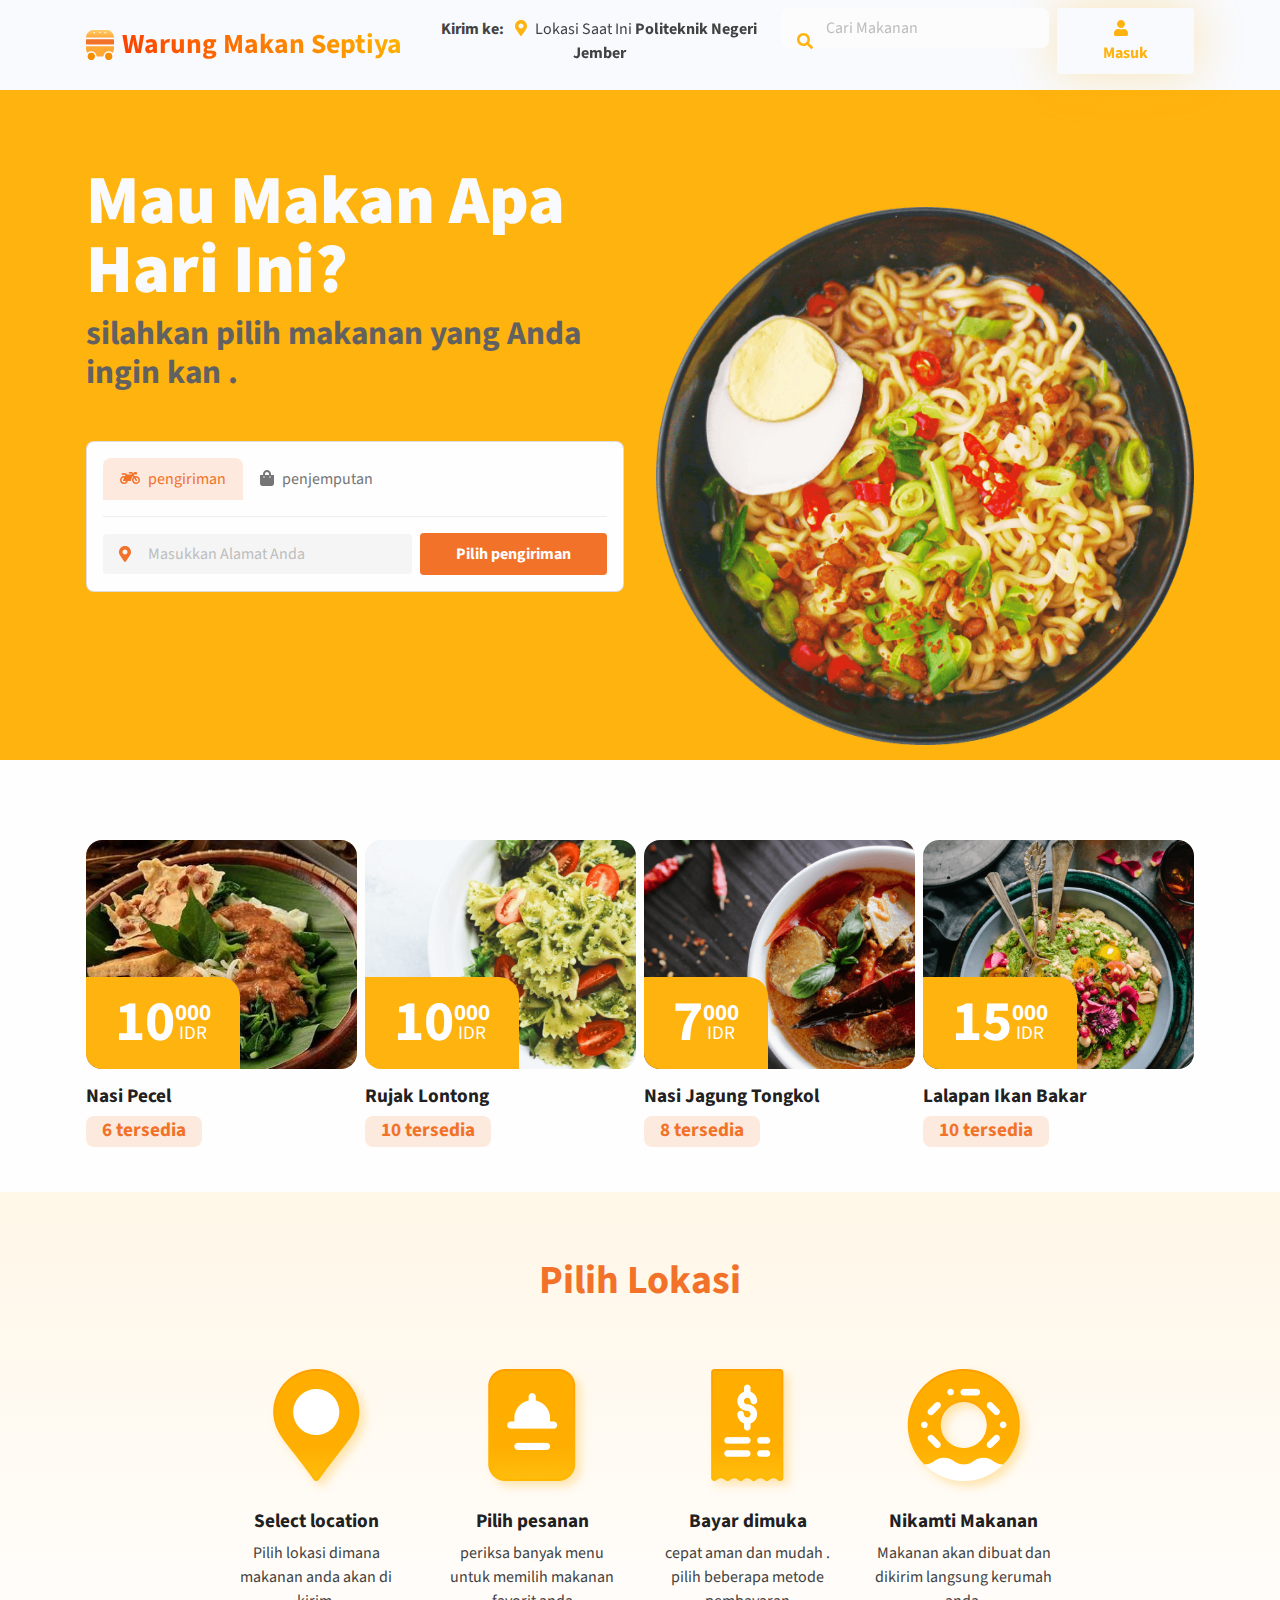
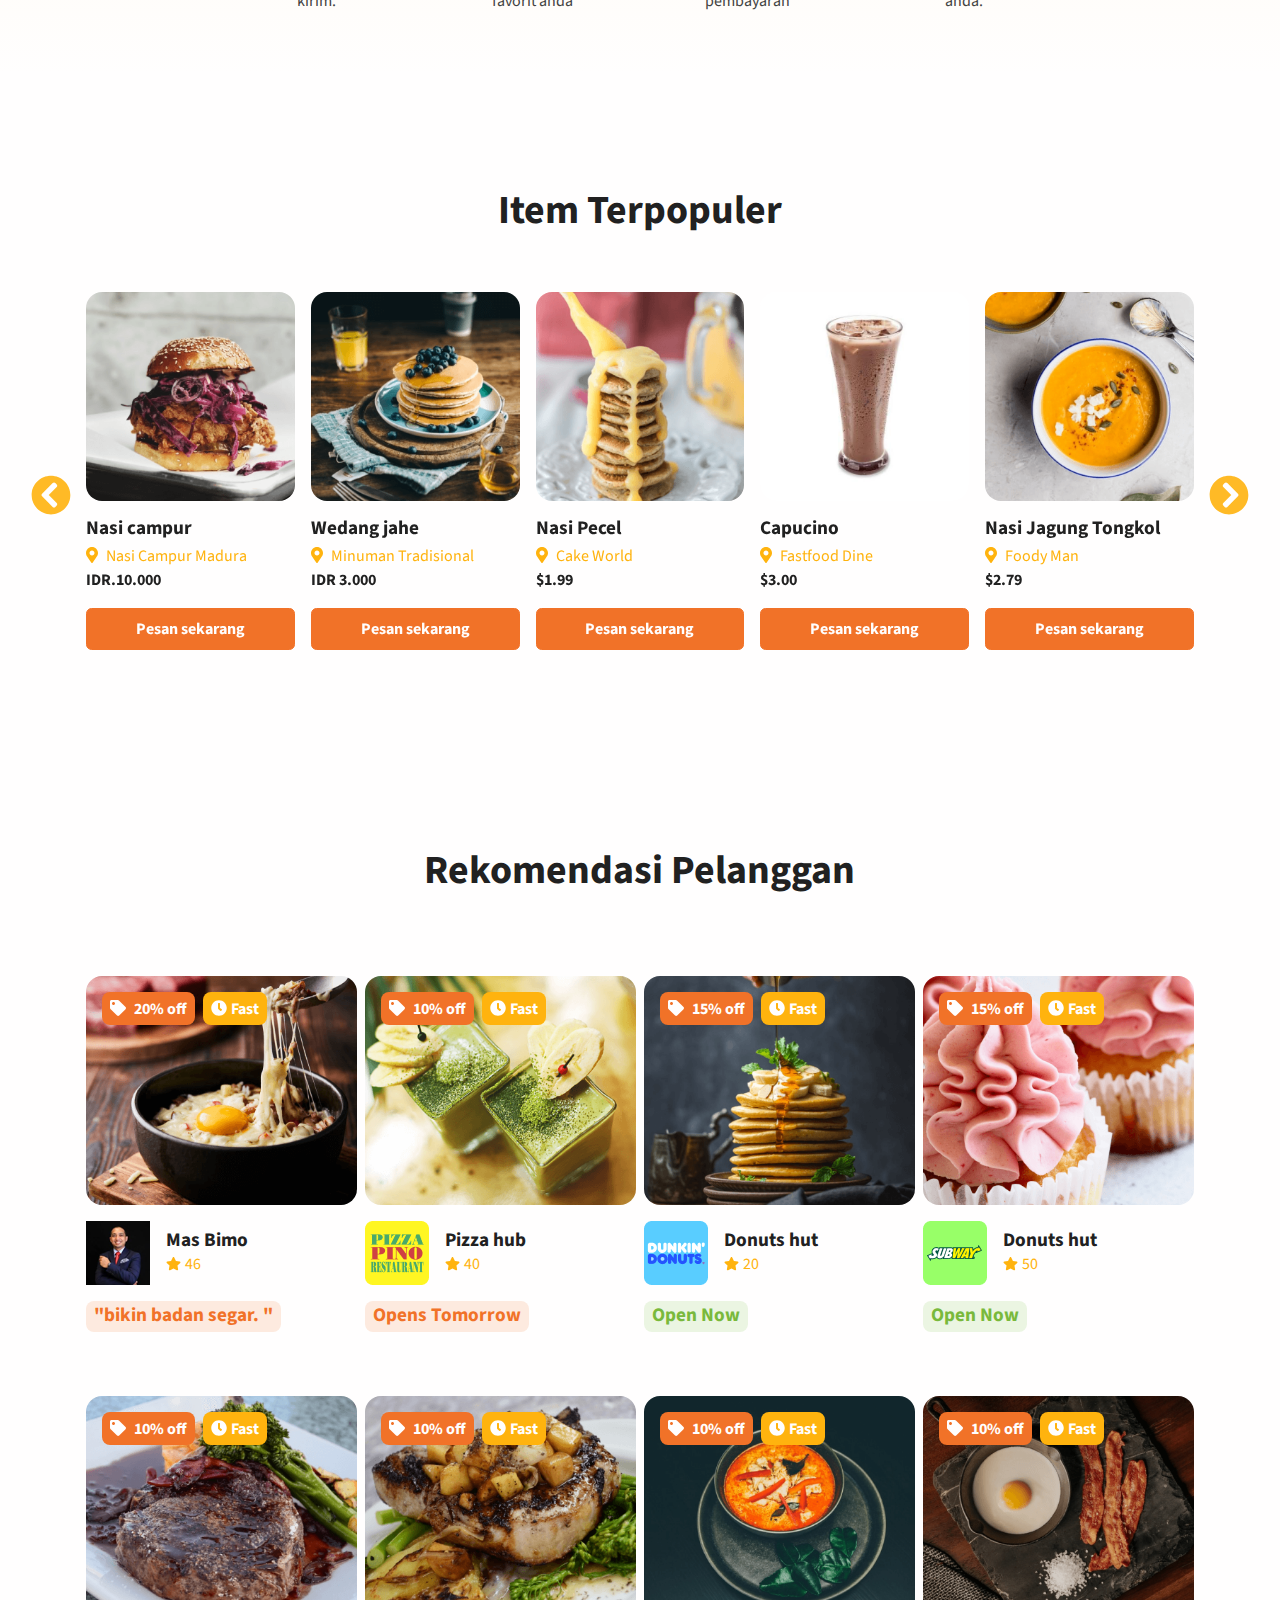
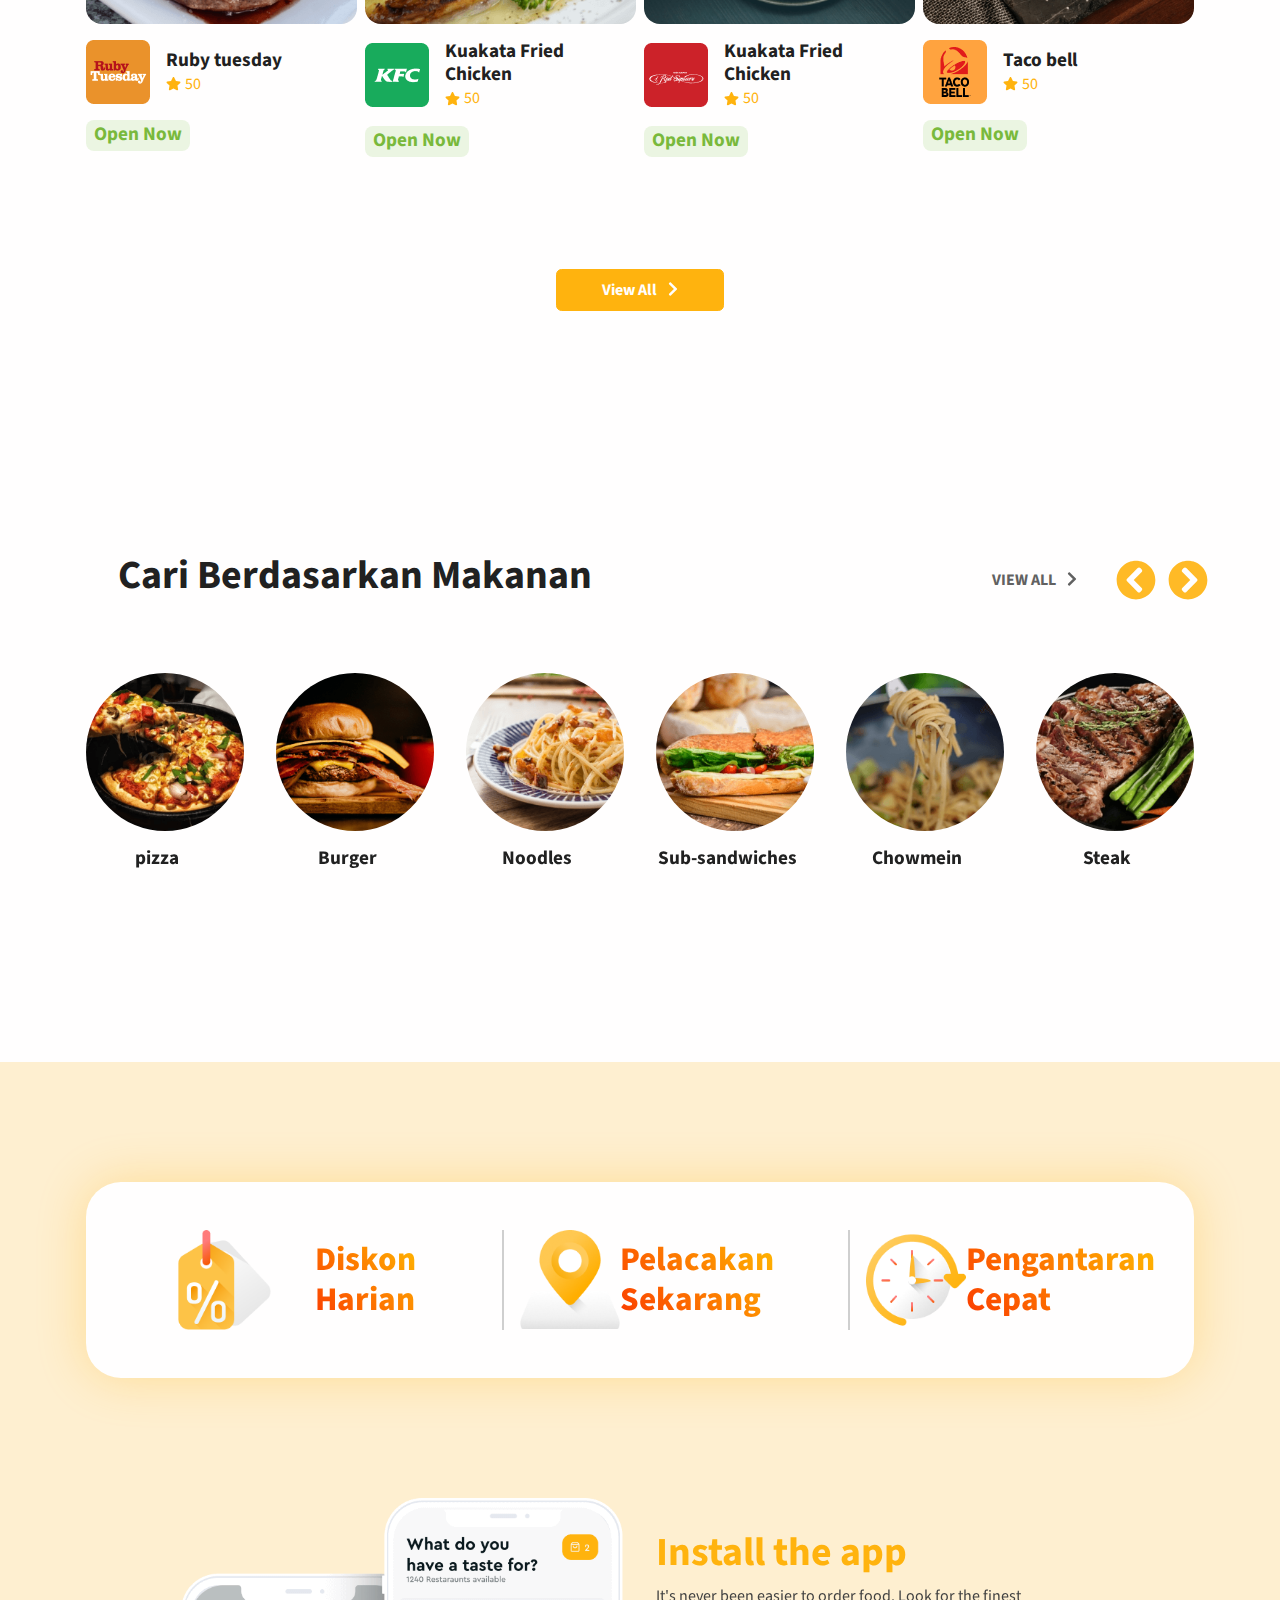
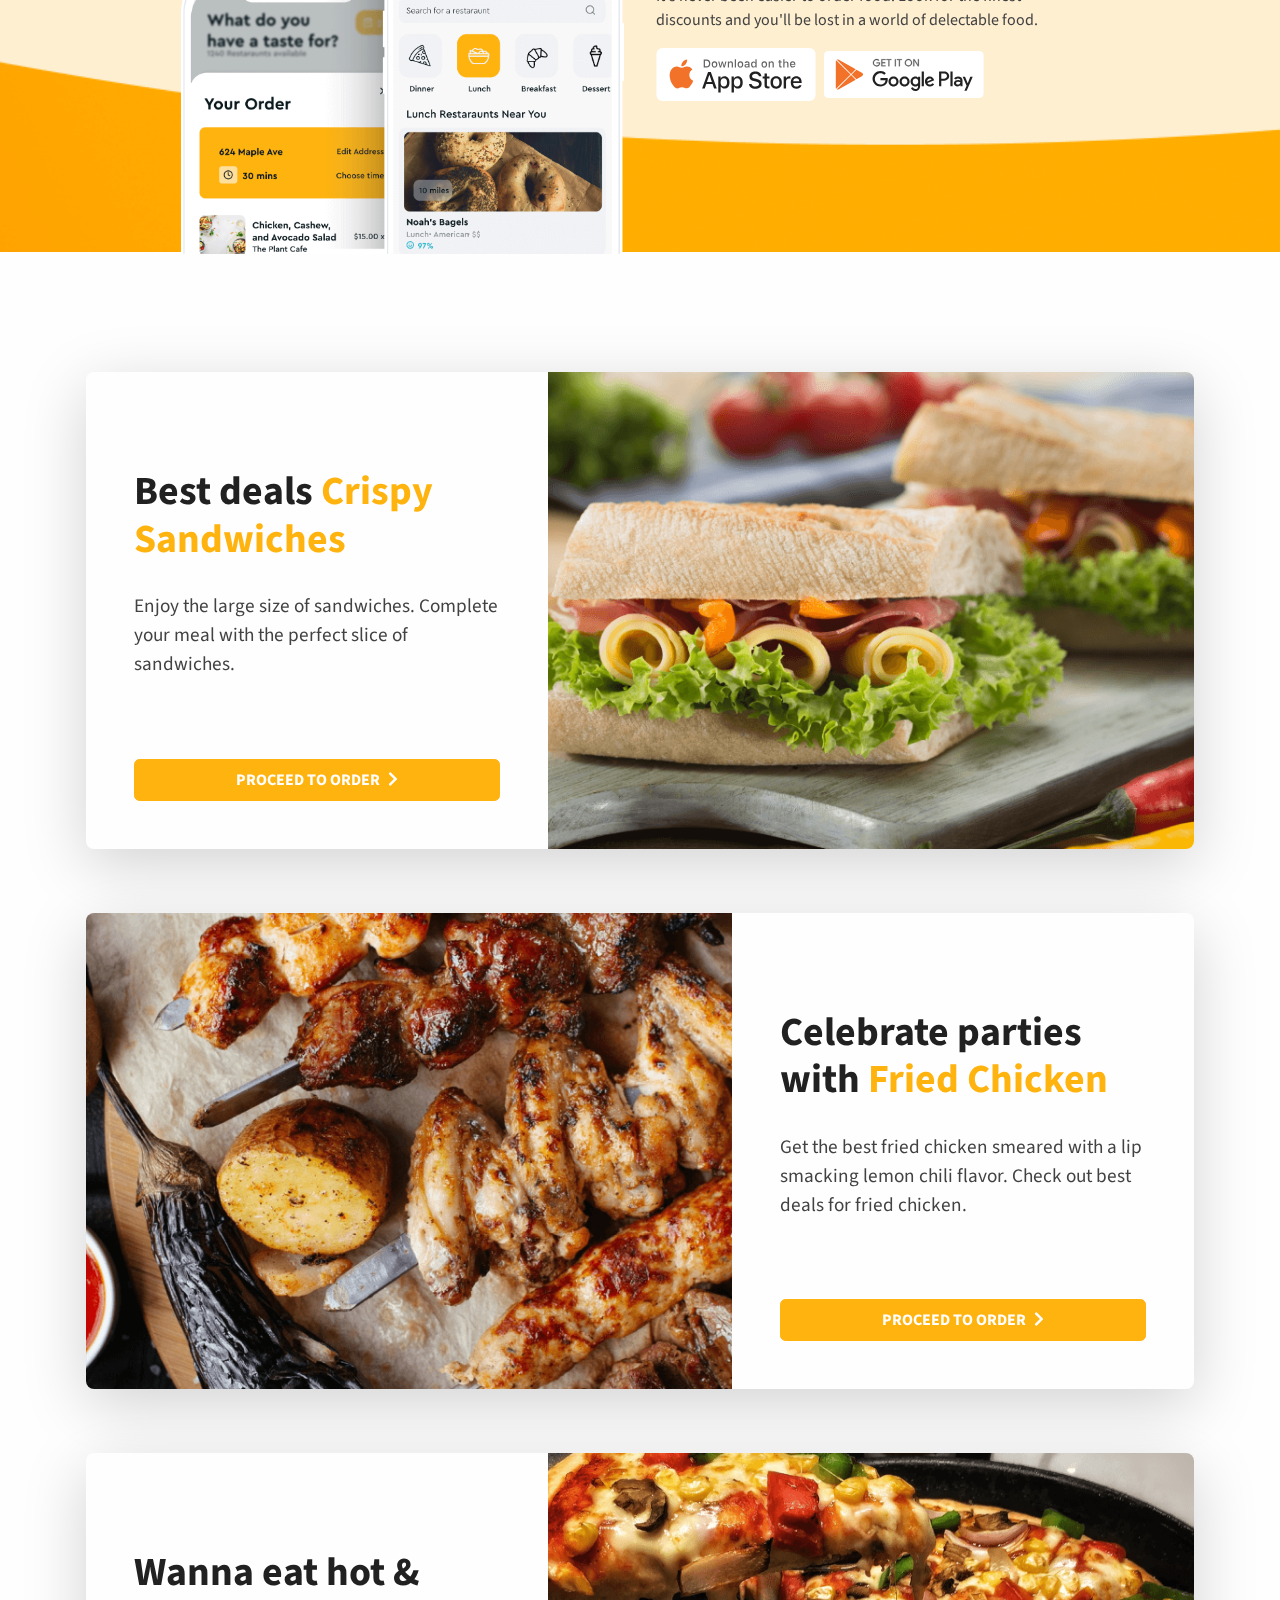
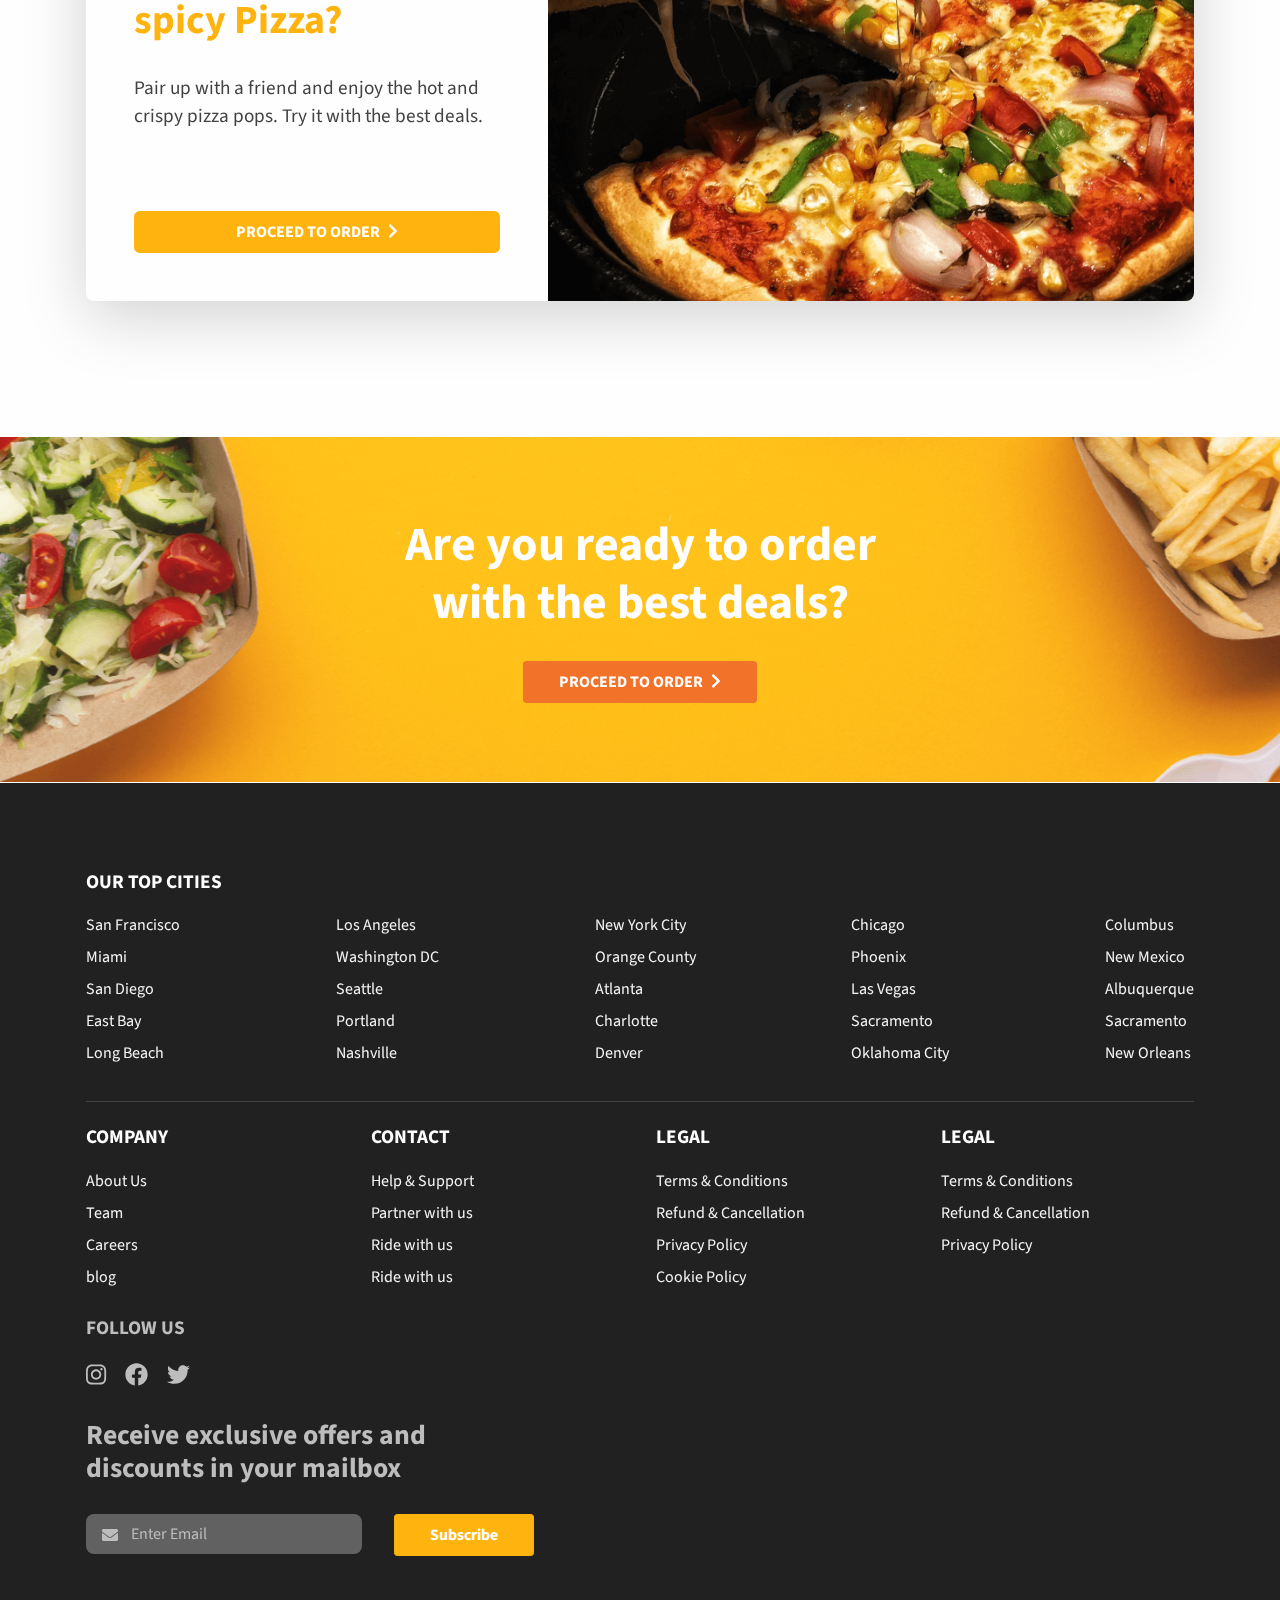
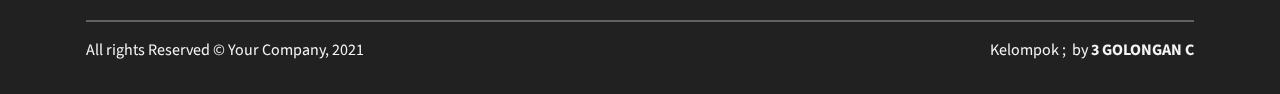
<file: index.html>
<!DOCTYPE html>
<html lang="en-US" dir="ltr">

  <head>
    <meta charset="utf-8">
    <meta http-equiv="X-UA-Compatible" content="IE=edge">
    <meta name="viewport" content="width=device-width, initial-scale=1">


    <!-- ===============================================-->
    <!--    Document Title-->
    <!-- ===============================================-->
    <title>Warung Makan Septiya | Responsive, Ecommerce &amp; Business </title>


    <!-- ===============================================-->
    <!--    Favicons-->
    <!-- ===============================================-->
    <link rel="apple-touch-icon" sizes="180x180" href="assets/img/favicons/apple-touch-icon.png">
    <link rel="icon" type="image/png" sizes="32x32" href="assets/img/favicons/favicon-32x32.png">
    <link rel="icon" type="image/png" sizes="16x16" href="assets/img/favicons/favicon-16x16.png">
    <link rel="shortcut icon" type="image/x-icon" href="assets/img/favicons/favicon.ico">
    <link rel="manifest" href="assets/img/favicons/manifest.json">
    <meta name="msapplication-TileImage" content="assets/img/favicons/mstile-150x150.png">
    <meta name="theme-color" content="#ffffff">


    <!-- ===============================================-->
    <!--    Stylesheets-->
    <!-- ===============================================-->
    <link href="assets/css/theme.css" rel="stylesheet" />

  </head>


  <body>

    <!-- ===============================================-->
    <!--    Main Content-->
    <!-- ===============================================-->
    <main class="main" id="top">
      <nav class="navbar navbar-expand-lg navbar-light bg-light fixed-top" data-navbar-on-scroll="data-navbar-on-scroll">
        <div class="container"><a class="navbar-brand d-inline-flex" href="index.html"><img class="d-inline-block" src="assets/img/gallery/logo.svg" alt="logo" /><span class="text-1000 fs-3 fw-bold ms-2 text-gradient">Warung Makan Septiya</span></a>
          <button class="navbar-toggler" type="button" data-bs-toggle="collapse" data-bs-target="#navbarSupportedContent" aria-controls="navbarSupportedContent" aria-expanded="false" aria-label="Toggle navigation"><span class="navbar-toggler-icon"> </span></button>
          <div class="collapse navbar-collapse border-top border-lg-0 my-2 mt-lg-0" id="navbarSupportedContent">
            <div class="mx-auto pt-5 pt-lg-0 d-block d-lg-none d-xl-block">
              <p class="mb-0 fw-bold text-lg-center">Kirim ke: <i class="fas fa-map-marker-alt text-warning mx-2"></i><span class="fw-normal">Lokasi Saat Ini </span><span>Politeknik Negeri Jember</span></p>
            </div>
            <form class="d-flex mt-4 mt-lg-0 ms-lg-auto ms-xl-0">
              <div class="input-group-icon pe-2"><i class="fas fa-search input-box-icon text-primary"></i>
                <input class="form-control border-0 input-box bg-100" type="search" placeholder="Cari Makanan" aria-label="Search" />
              </div>
              <button class="btn btn-white shadow-warning text-warning" type="submit"> <i class="fas fa-user me-2"></i>Masuk</button>
            </form>
          </div>
        </div>
      </nav>
      <section class="py-5 overflow-hidden bg-primary" id="home">
        <div class="container">
          <div class="row flex-center">
            <div class="col-md-5 col-lg-6 order-0 order-md-1 mt-8 mt-md-0"><a class="img-landing-banner" href="#!"><img class="img-fluid" src="assets/img/gallery/hero-header.png" alt="hero-header" /></a></div>
            <div class="col-md-7 col-lg-6 py-8 text-md-start text-center">
              <h1 class="display-1 fs-md-5 fs-lg-6 fs-xl-8 text-light">Mau Makan Apa Hari Ini?</h1>
              <h1 class="text-800 mb-5 fs-4">silahkan pilih makanan yang Anda ingin kan<br class="d-none d-xxl-block" /> .</h1>
              <div class="card w-xxl-75">
                <div class="card-body">
                  <nav>
                    <div class="nav nav-tabs" id="nav-tab" role="tablist">
                      <button class="nav-link active mb-3" id="nav-home-tab" data-bs-toggle="tab" data-bs-target="#nav-home" type="button" role="tab" aria-controls="nav-home" aria-selected="true"><i class="fas fa-motorcycle me-2"></i>pengiriman</button>
                      <button class="nav-link mb-3" id="nav-profile-tab" data-bs-toggle="tab" data-bs-target="#nav-profile" type="button" role="tab" aria-controls="nav-profile" aria-selected="false"><i class="fas fa-shopping-bag me-2"></i>penjemputan</button>
                    </div>
                  </nav>
                  <div class="tab-content mt-3" id="nav-tabContent">
                    <div class="tab-pane fade show active" id="nav-home" role="tabpanel" aria-labelledby="nav-home-tab">
                      <form class="row gx-2 gy-2 align-items-center">
                        <div class="col">
                          <div class="input-group-icon"><i class="fas fa-map-marker-alt text-danger input-box-icon"></i>
                            <label class="visually-hidden" for="inputDelivery">Alamat</label>
                            <input class="form-control input-box form-foodwagon-control" id="inputDelivery" type="text" placeholder="Masukkan Alamat Anda" />
                          </div>
                        </div>
                        <div class="d-grid gap-3 col-sm-auto">
                          <button class="btn btn-danger" type="submit">Pilih pengiriman</button>
                        </div>
                      </form>
                    </div>
                    <div class="tab-pane fade" id="nav-profile" role="tabpanel" aria-labelledby="nav-profile-tab">
                      <form class="row gx-4 gy-2 align-items-center">
                        <div class="col">
                          <div class="input-group-icon"><i class="fas fa-map-marker-alt text-danger input-box-icon"></i>
                            <label class="visually-hidden" for="inputPickup">Address</label>
                            <input class="form-control input-box form-foodwagon-control" id="inputPickup" type="text" placeholder="Enter Your Address" />
                          </div>
                        </div>
                        <div class="d-grid gap-3 col-sm-auto">
                          <button class="btn btn-danger" type="submit">Pilih Makanan</button>
                        </div>
                      </form>
                    </div>
                  </div>
                </div>
              </div>
            </div>
          </div>
        </div>
      </section>


      <!-- ============================================-->
      <!-- <section> begin ============================-->
      <section class="py-0">

        <div class="container">
          <div class="row h-100 gx-2 mt-7">
            <div class="col-sm-6 col-lg-3 mb-3 mb-md-0 h-100 pb-4">
              <div class="card card-span h-100">
                <div class="position-relative"> <img class="img-fluid rounded-3 w-100" src="assets/img/gallery/discount-item-1.jpg" alt="..." />
                  <div class="card-actions">
                    <div class="badge badge-foodwagon bg-primary p-4">
                      <div class="d-flex flex-between-center">
                        <div class="text-white fs-7">10</div>
                        <div class="d-block text-white fs-2">000 <br />
                          <div class="fw-normal fs-1 mt-2">IDR</div>
                        </div>
                      </div>
                    </div>
                  </div>
                </div>
                <div class="card-body px-0">
                  <h5 class="fw-bold text-1000 text-truncate">Nasi Pecel </h5><span class="badge bg-soft-danger py-2 px-3"><span class="fs-1 text-danger"> 6 tersedia</span></span>
                </div><a class="stretched-link" href="#"></a>
              </div>
            </div>
            <div class="col-sm-6 col-lg-3 mb-3 mb-md-0 h-100 pb-4">
              <div class="card card-span h-100">
                <div class="position-relative"> <img class="img-fluid rounded-3 w-100" src="assets/img/gallery/discount-item-2.png" alt="..." />
                  <div class="card-actions">
                    <div class="badge badge-foodwagon bg-primary p-4">
                      <div class="d-flex flex-between-center">
                        <div class="text-white fs-7">10</div>
                        <div class="d-block text-white fs-2">000 <br />
                          <div class="fw-normal fs-1 mt-2">IDR</div>
                        </div>
                      </div>
                    </div>
                  </div>
                </div>
                <div class="card-body px-0">
                  <h5 class="fw-bold text-1000 text-truncate">Rujak Lontong</h5><span class="badge bg-soft-danger py-2 px-3"><span class="fs-1 text-danger"> 10 tersedia</span></span>
                </div><a class="stretched-link" href="#"></a>
              </div>
            </div>
            <div class="col-sm-6 col-lg-3 mb-3 mb-md-0 h-100 pb-4">
              <div class="card card-span h-100">
                <div class="position-relative"> <img class="img-fluid rounded-3 w-100" src="assets/img/gallery/discount-item-3.png" alt="..." />
                  <div class="card-actions">
                    <div class="badge badge-foodwagon bg-primary p-4">
                      <div class="d-flex flex-between-center">
                        <div class="text-white fs-7">7</div>
                        <div class="d-block text-white fs-2">000 <br />
                          <div class="fw-normal fs-1 mt-2">IDR</div>
                        </div>
                      </div>
                    </div>
                  </div>
                </div>
                <div class="card-body px-0">
                  <h5 class="fw-bold text-1000 text-truncate">Nasi Jagung Tongkol</h5><span class="badge bg-soft-danger py-2 px-3"><span class="fs-1 text-danger">8 tersedia</span></span>
                </div><a class="stretched-link" href="#"></a>
              </div>
            </div>
            <div class="col-sm-6 col-lg-3 mb-3 mb-md-0 h-100 pb-4">
              <div class="card card-span h-100">
                <div class="position-relative"> <img class="img-fluid rounded-3 w-100" src="assets/img/gallery/discount-item-4.png" alt="..." />
                  <div class="card-actions">
                    <div class="badge badge-foodwagon bg-primary p-4">
                      <div class="d-flex flex-between-center">
                        <div class="text-white fs-7">15</div>
                        <div class="d-block text-white fs-2">000 <br />
                          <div class="fw-normal fs-1 mt-2">IDR</div>
                        </div>
                      </div>
                    </div>
                  </div>
                </div>
                <div class="card-body px-0">
                  <h5 class="fw-bold text-1000 text-truncate">Lalapan Ikan Bakar</h5><span class="badge bg-soft-danger py-2 px-3"><span class="fs-1 text-danger">10 tersedia</span></span>
                </div><a class="stretched-link" href="#"></a>
              </div>
            </div>
          </div>
        </div><!-- end of .container-->

      </section>
      <!-- <section> close ============================-->
      <!-- ============================================-->




      <!-- ============================================-->
      <!-- <section> begin ============================-->
      <section class="py-0 bg-primary-gradient">

        <div class="container">
          <div class="row justify-content-center g-0">
            <div class="col-xl-9">
              <div class="col-lg-6 text-center mx-auto mb-3 mb-md-5 mt-4">
                <h5 class="fw-bold text-danger fs-3 fs-lg-5 lh-sm my-6">Pilih Lokasi</h5>
              </div>
              <div class="row">
                <div class="col-sm-6 col-md-3 mb-6">
                  <div class="text-center"><img class="shadow-icon" src="assets/img/gallery/location.png" height="112" alt="..." />
                    <h5 class="mt-4 fw-bold">Select location</h5>
                    <p class="mb-md-0">Pilih lokasi dimana makanan anda akan di kirim.</p>
                  </div>
                </div>
                <div class="col-sm-6 col-md-3 mb-6">
                  <div class="text-center"><img class="shadow-icon" src="assets/img/gallery/order.png" height="112" alt="..." />
                    <h5 class="mt-4 fw-bold">Pilih pesanan</h5>
                    <p class="mb-md-0">periksa banyak menu untuk memilih makanan favorit anda</p>
                  </div>
                </div>
                <div class="col-sm-6 col-md-3 mb-6">
                  <div class="text-center"><img class="shadow-icon" src="assets/img/gallery/pay.png" height="112" alt="..." />
                    <h5 class="mt-4 fw-bold">Bayar dimuka</h5>
                    <p class="mb-md-0">cepat aman dan mudah . pilih beberapa metode pembayaran</p>
                  </div>
                </div>
                <div class="col-sm-6 col-md-3 mb-6">
                  <div class="text-center"><img class="shadow-icon" src="assets/img/gallery/meals.png" height="112" alt="..." />
                    <h5 class="mt-4 fw-bold">Nikamti Makanan </h5>
                    <p class="mb-md-0">Makanan akan dibuat dan dikirim langsung kerumah anda.</p>
                  </div>
                </div>
              </div>
            </div>
          </div>
        </div><!-- end of .container-->

      </section>
      <!-- <section> close ============================-->
      <!-- ============================================-->




      <!-- ============================================-->
      <!-- <section> begin ============================-->
      <section class="py-4 overflow-hidden">

        <div class="container">
          <div class="row h-100">
            <div class="col-lg-7 mx-auto text-center mt-7 mb-5">
              <h5 class="fw-bold fs-3 fs-lg-5 lh-sm">Item Terpopuler</h5>
            </div>
            <div class="col-12">
              <div class="carousel slide" id="carouselPopularItems" data-bs-touch="false" data-bs-interval="false">
                <div class="carousel-inner">
                  <div class="carousel-item active" data-bs-interval="10000">
                    <div class="row gx-3 h-100 align-items-center">
                      <div class="col-sm-6 col-md-4 col-xl mb-5 h-100">
                        <div class="card card-span h-100 rounded-3"><img class="img-fluid rounded-3 h-100" src="assets/img/gallery/cheese-burger.png" alt="..." />
                          <div class="card-body ps-0">
                            <h5 class="fw-bold text-1000 text-truncate mb-1">Nasi campur</h5>
                            <div><span class="text-warning me-2"><i class="fas fa-map-marker-alt"></i></span><span class="text-primary">Nasi Campur Madura</span></div><span class="text-1000 fw-bold">IDR.10.000</span>
                          </div>
                        </div>
                        <div class="d-grid gap-2"><a class="btn btn-lg btn-danger" href="#!" role="button">Pesan sekarang</a></div>
                      </div>
                      <div class="col-sm-6 col-md-4 col-xl mb-5 h-100">
                        <div class="card card-span h-100 rounded-3"><img class="img-fluid rounded-3 h-100" src="assets/img/gallery/toffes-cake.png" alt="..." />
                          <div class="card-body ps-0">
                            <h5 class="fw-bold text-1000 text-truncate mb-1">Wedang jahe</h5>
                            <div><span class="text-warning me-2"><i class="fas fa-map-marker-alt"></i></span><span class="text-primary">Minuman Tradisional</span></div><span class="text-1000 fw-bold">IDR 3.000</span>
                          </div>
                        </div>
                        <div class="d-grid gap-2"><a class="btn btn-lg btn-danger" href="#!" role="button">Pesan sekarang</a></div>
                      </div>
                      <div class="col-sm-6 col-md-4 col-xl mb-5 h-100">
                        <div class="card card-span h-100 rounded-3"><img class="img-fluid rounded-3 h-100" src="assets/img/gallery/dancake.png" alt="..." />
                          <div class="card-body ps-0">
                            <h5 class="fw-bold text-1000 text-truncate mb-1">Nasi Pecel</h5>
                            <div><span class="text-warning me-2"><i class="fas fa-map-marker-alt"></i></span><span class="text-primary">Cake World</span></div><span class="text-1000 fw-bold">$1.99</span>
                          </div>
                        </div>
                        <div class="d-grid gap-2"><a class="btn btn-lg btn-danger" href="#!" role="button">Pesan sekarang</a></div>
                      </div>
                      <div class="col-sm-6 col-md-4 col-xl mb-5 h-100">
                        <div class="card card-span h-100 rounded-3"><img class="img-fluid rounded-3 h-100" src="assets/img/gallery/capucino_cropped.jpg" alt="..." />
                          <div class="card-body ps-0">
                            <h5 class="fw-bold text-1000 text-truncate mb-1">Capucino</h5>
                            <div><span class="text-warning me-2"><i class="fas fa-map-marker-alt"></i></span><span class="text-primary">Fastfood Dine</span></div><span class="text-1000 fw-bold">$3.00</span>
                          </div>
                        </div>
                        <div class="d-grid gap-2"><a class="btn btn-lg btn-danger" href="#!" role="button">Pesan sekarang</a></div>
                      </div>
                      <div class="col-sm-6 col-md-4 col-xl mb-5 h-100">
                        <div class="card card-span h-100 rounded-3"><img class="img-fluid rounded-3 h-100" src="assets/img/gallery/thai-soup.png" alt="..." />
                          <div class="card-body ps-0">
                            <h5 class="fw-bold text-1000 text-truncate mb-1">Nasi Jagung Tongkol</h5>
                            <div><span class="text-warning me-2"><i class="fas fa-map-marker-alt"></i></span><span class="text-primary">Foody Man</span></div><span class="text-1000 fw-bold">$2.79</span>
                          </div>
                        </div>
                        <div class="d-grid gap-2"><a class="btn btn-lg btn-danger" href="#!" role="button">Pesan sekarang</a></div>
                      </div>
                    </div>
                  </div>
                  <div class="carousel-item" data-bs-interval="5000">
                    <div class="row gx-3 h-100 align-items-center">
                      <div class="col-sm-6 col-md-4 col-xl mb-5 h-100">
                        <div class="card card-span h-100 rounded-3"><img class="img-fluid rounded-3 h-100" src="assets/img/gallery/cheese-burger.png" alt="..." />
                          <div class="card-body ps-0">
                            <h5 class="fw-bold text-1000 text-truncate mb-1">Gula Aren</h5>
                            <div><span class="text-warning me-2"><i class="fas fa-map-marker-alt"></i></span><span class="text-primary">Burger Arena</span></div><span class="text-1000 fw-bold">$3.88</span>
                          </div>
                        </div>
                        <div class="d-grid gap-2"><a class="btn btn-lg btn-danger" href="#!" role="button">Pesan sekarang</a></div>
                      </div>
                      <div class="col-sm-6 col-md-4 col-xl mb-5 h-100">
                        <div class="card card-span h-100 rounded-3"><img class="img-fluid rounded-3 h-100" src="assets/img/gallery/toffes-cake.png" alt="..." />
                          <div class="card-body ps-0">
                            <h5 class="fw-bold text-1000 text-truncate mb-1">Rujak Nasi</h5>
                            <div><span class="text-warning me-2"><i class="fas fa-map-marker-alt"></i></span><span class="text-primary">Top Sticks</span></div><span class="text-1000 fw-bold">$4.00</span>
                          </div>
                        </div>
                        <div class="d-grid gap-2"><a class="btn btn-lg btn-danger" href="#!" role="button">Pesan sekarang</a></div>
                      </div>
                      <div class="col-sm-6 col-md-4 col-xl mb-5 h-100">
                        <div class="card card-span h-100 rounded-3"><img class="img-fluid rounded-3 h-100" src="assets/img/gallery/dancake.png" alt="..." />
                          <div class="card-body ps-0">
                            <h5 class="fw-bold text-1000 text-truncate mb-1">Kopi Susu</h5>
                            <div><span class="text-warning me-2"><i class="fas fa-map-marker-alt"></i></span><span class="text-primary">Cake World</span></div><span class="text-1000 fw-bold">$1.99</span>
                          </div>
                        </div>
                        <div class="d-grid gap-2"><a class="btn btn-lg btn-danger" href="#!" role="button">Pesan sekarang</a></div>
                      </div>
                      <div class="col-sm-6 col-md-4 col-xl mb-5 h-100">
                        <div class="card card-span h-100 rounded-3"><img class="img-fluid rounded-3 h-100" src="assets/img/gallery/crispy-sandwitch.png" alt="..." />
                          <div class="card-body ps-0">
                            <h5 class="fw-bold text-1000 text-truncate mb-1">Nasi Kuning</h5>
                            <div><span class="text-warning me-2"><i class="fas fa-map-marker-alt"></i></span><span class="text-primary">Fastfood Dine</span></div><span class="text-1000 fw-bold">$3.00</span>
                          </div>
                        </div>
                        <div class="d-grid gap-2"><a class="btn btn-lg btn-danger" href="#!" role="button">Pesan sekarang</a></div>
                      </div>
                      <div class="col-sm-6 col-md-4 col-xl mb-5 h-100">
                        <div class="card card-span h-100 rounded-3"><img class="img-fluid rounded-3 h-100" src="assets/img/gallery/thai-soup.png" alt="..." />
                          <div class="card-body ps-0">
                            <h5 class="fw-bold text-1000 text-truncate mb-1">Es Teh</h5>
                            <div><span class="text-warning me-2"><i class="fas fa-map-marker-alt"></i></span><span class="text-primary">Foody Man</span></div><span class="text-1000 fw-bold">$2.79</span>
                          </div>
                        </div>
                        <div class="d-grid gap-2"><a class="btn btn-lg btn-danger" href="#!" role="button">Pesan sekarang</a></div>
                      </div>
                    </div>
                  </div>
                  <div class="carousel-item" data-bs-interval="3000">
                    <div class="row gx-3 h-100 align-items-center">
                      <div class="col-sm-6 col-md-4 col-xl mb-5 h-100">
                        <div class="card card-span h-100 rounded-3"><img class="img-fluid rounded-3 h-100" src="assets/img/gallery/cheese-burger.png" alt="..." />
                          <div class="card-body ps-0">
                            <h5 class="fw-bold text-1000 text-truncate mb-1">Nasi Pelasan</h5>
                            <div><span class="text-warning me-2"><i class="fas fa-map-marker-alt"></i></span><span class="text-primary">Burger Arena</span></div><span class="text-1000 fw-bold">$3.88</span>
                          </div>
                        </div>
                        <div class="d-grid gap-2"><a class="btn btn-lg btn-danger" href="#!" role="button">Pesan sekarang</a></div>
                      </div>
                      <div class="col-sm-6 col-md-4 col-xl mb-5 h-100">
                        <div class="card card-span h-100 rounded-3"><img class="img-fluid rounded-3 h-100" src="assets/img/gallery/toffes-cake.png" alt="..." />
                          <div class="card-body ps-0">
                            <h5 class="fw-bold text-1000 text-truncate mb-1">Susu Jahe</h5>
                            <div><span class="text-warning me-2"><i class="fas fa-map-marker-alt"></i></span><span class="text-primary">Top Sticks</span></div><span class="text-1000 fw-bold">$4.00</span>
                          </div>
                        </div>
                        <div class="d-grid gap-2"><a class="btn btn-lg btn-danger" href="#!" role="button">Pesan sekarang</a></div>
                      </div>
                      <div class="col-sm-6 col-md-4 col-xl mb-5 h-100">
                        <div class="card card-span h-100 rounded-3"><img class="img-fluid rounded-3 h-100" src="assets/img/gallery/mie telor_cropped.jpg" alt="..." />
                          <div class="card-body ps-0">
                            <h5 class="fw-bold text-1000 text-truncate mb-1">Mie Telor</h5>
                            <div><span class="text-warning me-2"><i class="fas fa-map-marker-alt"></i></span><span class="text-primary">Cake World</span></div><span class="text-1000 fw-bold">$1.99</span>
                          </div>
                        </div>
                        <div class="d-grid gap-2"><a class="btn btn-lg btn-danger" href="#!" role="button">Pesan sekarang</a></div>
                      </div>
                      <div class="col-sm-6 col-md-4 col-xl mb-5 h-100">
                        <div class="card card-span h-100 rounded-3"><img class="img-fluid rounded-3 h-100" src="assets/img/gallery/ayam geprek_cropped.jpg" alt="..." />
                          <div class="card-body ps-0">
                            <h5 class="fw-bold text-1000 text-truncate mb-1">Ayam Geprek</h5>
                            <div><span class="text-warning me-2"><i class="fas fa-map-marker-alt"></i></span><span class="text-primary">Fastfood Dine</span></div><span class="text-1000 fw-bold">$3.00</span>
                          </div>
                        </div>
                        <div class="d-grid gap-2"><a class="btn btn-lg btn-danger" href="#!" role="button">Pesan sekarang</a></div>
                      </div>
                      <div class="col-sm-6 col-md-4 col-xl mb-5 h-100">
                        <div class="card card-span h-100 rounded-3"><img class="img-fluid rounded-3 h-100" src="assets/img/gallery/es lemon_cropped.jpg" alt="..." />
                          <div class="card-body ps-0">
                            <h5 class="fw-bold text-1000 text-truncate mb-1">Es  Lemon</h5>
                            <div><span class="text-warning me-2"><i class="fas fa-map-marker-alt"></i></span><span class="text-primary">Foody Man</span></div><span class="text-1000 fw-bold">$2.79</span>
                          </div>
                        </div>
                        <div class="d-grid gap-2"><a class="btn btn-lg btn-danger" href="#!" role="button">Pesan sekarang</a></div>
                      </div>
                    </div>
                  </div>
                  <div class="carousel-item">
                    <div class="row gx-3 h-100 align-items-center">
                      <div class="col-sm-6 col-md-4 col-xl mb-5 h-100">
                        <div class="card card-span h-100 rounded-3"><img class="img-fluid rounded-3 h-100" src="assets/img/gallery/ayam crispy_cropped.jpg" alt="..." />
                          <div class="card-body ps-0">
                            <h5 class="fw-bold text-1000 text-truncate mb-1">Ayam Crispy</h5>
                            <div><span class="text-warning me-2"><i class="fas fa-map-marker-alt"></i></span><span class="text-primary">Burger Arena</span></div><span class="text-1000 fw-bold">$3.88</span>
                          </div>
                        </div>
                        <div class="d-grid gap-2"><a class="btn btn-lg btn-danger" href="#!" role="button">Pesan sekarang</a></div>
                      </div>
                      <div class="col-sm-6 col-md-4 col-xl mb-5 h-100">
                        <div class="card card-span h-100 rounded-3"><img class="img-fluid rounded-3 h-100" src="assets/img/gallery/kopi hitam_cropped.jpg" alt="..." />
                          <div class="card-body ps-0">
                            <h5 class="fw-bold text-1000 text-truncate mb-1">Kopi hitam</h5>
                            <div><span class="text-warning me-2"><i class="fas fa-map-marker-alt"></i></span><span class="text-primary">Top Sticks</span></div><span class="text-1000 fw-bold">$4.00</span>
                          </div>
                        </div>
                        <div class="d-grid gap-2"><a class="btn btn-lg btn-danger" href="#!" role="button">Pesan sekarang</a></div>
                      </div>
                      <div class="col-sm-6 col-md-4 col-xl mb-5 h-100">
                        <div class="card card-span h-100 rounded-3"><img class="img-fluid rounded-3 h-100" src="assets/img/gallery/dancake.png" alt="..." />
                          <div class="card-body ps-0">
                            <h5 class="fw-bold text-1000 text-truncate mb-1">Lalapan nila</h5>
                            <div><span class="text-warning me-2"><i class="fas fa-map-marker-alt"></i></span><span class="text-primary">Cake World</span></div><span class="text-1000 fw-bold">$1.99</span>
                          </div>
                        </div>
                        <div class="d-grid gap-2"><a class="btn btn-lg btn-danger" href="#!" role="button">Pesan sekarang</a></div>
                      </div>
                      <div class="col-sm-6 col-md-4 col-xl mb-5 h-100">
                        <div class="card card-span h-100 rounded-3"><img class="img-fluid rounded-3 h-100" src="assets/img/gallery/crispy-sandwitch.png" alt="..." />
                          <div class="card-body ps-0">
                            <h5 class="fw-bold text-1000 text-truncate mb-1">Teh hangat</h5>
                            <div><span class="text-warning me-2"><i class="fas fa-map-marker-alt"></i></span><span class="text-primary">BLM TAW</span></div><span class="text-1000 fw-bold">IDR 3.000</span>
                          </div>
                        </div>
                        <div class="d-grid gap-2"><a class="btn btn-lg btn-danger" href="#!" role="button">Pesan sekarang</a></div>
                      </div>
                      <div class="col-sm-6 col-md-4 col-xl mb-5 h-100">
                        <div class="card card-span h-100 rounded-3"><img class="img-fluid rounded-3 h-100" src="assets/img/gallery/campur_cropped.jpg" alt="..." />
                          <div class="card-body ps-0">
                            <h5 class="fw-bold text-1000 text-truncate mb-1">Campur</h5>
                            <div><span class="text-warning me-2"><i class="fas fa-map-marker-alt"></i></span><span class="text-primary">Foody Man</span></div><span class="text-1000 fw-bold">IDR 5.000</span>
                          </div>
                        </div>
                        <div class="d-grid gap-2"><a class="btn btn-lg btn-danger" href="#!" role="button">Pesan sekarang</a></div>
                      </div>
                    </div>
                  </div>
                </div>
                <button class="carousel-control-prev carousel-icon" type="button" data-bs-target="#carouselPopularItems" data-bs-slide="prev"><span class="carousel-control-prev-icon hover-top-shadow" aria-hidden="true"></span><span class="visually-hidden">Sebelumnya</span></button>
                <button class="carousel-control-next carousel-icon" type="button" data-bs-target="#carouselPopularItems" data-bs-slide="next"><span class="carousel-control-next-icon hover-top-shadow" aria-hidden="true"></span><span class="visually-hidden"> Selanjutnya</span> </span></button>
              </div>
            </div>
          </div>
        </div><!-- end of .container-->

      </section>
      <!-- <section> close ============================-->
      <!-- ============================================-->


      <section id="testimonial">
        <div class="container">
          <div class="row h-100">
            <div class="col-lg-7 mx-auto text-center mb-6">
              <h5 class="fw-bold fs-3 fs-lg-5 lh-sm mb-3">Rekomendasi Pelanggan</h5>
            </div>
          </div>
          <div class="row gx-2">
            <div class="col-sm-6 col-md-4 col-lg-3 h-100 mb-5">
              <div class="card card-span h-100 text-white rounded-3"><img class="img-fluid rounded-3 h-100" src="assets/img/gallery/food-world.png" alt="..." />
                <div class="card-img-overlay ps-0"><span class="badge bg-danger p-2 ms-3"><i class="fas fa-tag me-2 fs-0"></i><span class="fs-0">20% off</span></span><span class="badge bg-primary ms-2 me-1 p-2"><i class="fas fa-clock me-1 fs-0"></i><span class="fs-0">Fast</span></span></div>
                <div class="card-body ps-0">
                  <div class="d-flex align-items-center mb-3"><img class="img-fluid" src="assets/img/gallery/bimo-cropped-64x64.png" alt="" />
                    <div class="flex-1 ms-3">
                      <h5 class="mb-0 fw-bold text-1000">Mas Bimo</h5><span class="text-primary fs--1 me-1"><i class="fas fa-star"></i></span><span class="mb-0 text-primary">46</span>
                    </div>
                  </div><span class="badge bg-soft-danger p-2"><span class="fw-bold fs-1 text-danger">"bikin badan segar.
                     "</span></span>
                </div>
              </div>
            </div>
            <div class="col-sm-6 col-md-4 col-lg-3 h-100 mb-5">
              <div class="card card-span h-100 text-white rounded-3"><img class="img-fluid rounded-3 h-100" src="assets/img/gallery/pizza-hub.png" alt="..." />
                <div class="card-img-overlay ps-0"><span class="badge bg-danger p-2 ms-3"><i class="fas fa-tag me-2 fs-0"></i><span class="fs-0">10% off</span></span><span class="badge bg-primary ms-2 me-1 p-2"><i class="fas fa-clock me-1 fs-0"></i><span class="fs-0">Fast</span></span></div>
                <div class="card-body ps-0">
                  <div class="d-flex align-items-center mb-3"><img class="img-fluid" src="assets/img/gallery/pizzahub-logo.png" alt="" />
                    <div class="flex-1 ms-3">
                      <h5 class="mb-0 fw-bold text-1000">Pizza hub</h5><span class="text-primary fs--1 me-1"><i class="fas fa-star"></i></span><span class="mb-0 text-primary">40</span>
                    </div>
                  </div><span class="badge bg-soft-danger p-2"><span class="fw-bold fs-1 text-danger">Opens Tomorrow</span></span>
                </div>
              </div>
            </div>
            <div class="col-sm-6 col-md-4 col-lg-3 h-100 mb-5">
              <div class="card card-span h-100 text-white rounded-3"><img class="img-fluid rounded-3 h-100" src="assets/img/gallery/donuts-hut.png" alt="..." />
                <div class="card-img-overlay ps-0"><span class="badge bg-danger p-2 ms-3"><i class="fas fa-tag me-2 fs-0"></i><span class="fs-0">15% off</span></span><span class="badge bg-primary ms-2 me-1 p-2"><i class="fas fa-clock me-1 fs-0"></i><span class="fs-0">Fast</span></span></div>
                <div class="card-body ps-0">
                  <div class="d-flex align-items-center mb-3"><img class="img-fluid" src="assets/img/gallery/donuts-hut-logo.png" alt="" />
                    <div class="flex-1 ms-3">
                      <h5 class="mb-0 fw-bold text-1000">Donuts hut</h5><span class="text-primary fs--1 me-1"><i class="fas fa-star"></i></span><span class="mb-0 text-primary">20</span>
                    </div>
                  </div><span class="badge bg-soft-success p-2"><span class="fw-bold fs-1 text-success">Open Now</span></span>
                </div>
              </div>
            </div>
            <div class="col-sm-6 col-md-4 col-lg-3 h-100 mb-5">
              <div class="card card-span h-100 text-white rounded-3"><img class="img-fluid rounded-3 h-100" src="assets/img/gallery/donuthut.png" alt="..." />
                <div class="card-img-overlay ps-0"><span class="badge bg-danger p-2 ms-3"><i class="fas fa-tag me-2 fs-0"></i><span class="fs-0">15% off</span></span><span class="badge bg-primary ms-2 me-1 p-2"><i class="fas fa-clock me-1 fs-0"></i><span class="fs-0">Fast</span></span></div>
                <div class="card-body ps-0">
                  <div class="d-flex align-items-center mb-3"><img class="img-fluid" src="assets/img/gallery/donut-hut-logo.png" alt="" />
                    <div class="flex-1 ms-3">
                      <h5 class="mb-0 fw-bold text-1000">Donuts hut</h5><span class="text-primary fs--1 me-1"><i class="fas fa-star"></i></span><span class="mb-0 text-primary">50</span>
                    </div>
                  </div><span class="badge bg-soft-success p-2"><span class="fw-bold fs-1 text-success">Open Now</span></span>
                </div>
              </div>
            </div>
            <div class="col-sm-6 col-md-4 col-lg-3 h-100 mb-5">
              <div class="card card-span h-100 text-white rounded-3"><img class="img-fluid rounded-3 h-100" src="assets/img/gallery/ruby-tuesday.png" alt="..." />
                <div class="card-img-overlay ps-0"><span class="badge bg-danger p-2 ms-3"><i class="fas fa-tag me-2 fs-0"></i><span class="fs-0">10% off</span></span><span class="badge bg-primary ms-2 me-1 p-2"><i class="fas fa-clock me-1 fs-0"></i><span class="fs-0">Fast</span></span></div>
                <div class="card-body ps-0">
                  <div class="d-flex align-items-center mb-3"><img class="img-fluid" src="assets/img/gallery/ruby-tuesday-logo.png" alt="" />
                    <div class="flex-1 ms-3">
                      <h5 class="mb-0 fw-bold text-1000">Ruby tuesday</h5><span class="text-primary fs--1 me-1"><i class="fas fa-star"></i></span><span class="mb-0 text-primary">50</span>
                    </div>
                  </div><span class="badge bg-soft-success p-2"><span class="fw-bold fs-1 text-success">Open Now</span></span>
                </div>
              </div>
            </div>
            <div class="col-sm-6 col-md-4 col-lg-3 h-100 mb-5">
              <div class="card card-span h-100 text-white rounded-3"><img class="img-fluid rounded-3 h-100" src="assets/img/gallery/kuakata.png" alt="..." />
                <div class="card-img-overlay ps-0"><span class="badge bg-danger p-2 ms-3"><i class="fas fa-tag me-2 fs-0"></i><span class="fs-0">10% off</span></span><span class="badge bg-primary ms-2 me-1 p-2"><i class="fas fa-clock me-1 fs-0"></i><span class="fs-0">Fast</span></span></div>
                <div class="card-body ps-0">
                  <div class="d-flex align-items-center mb-3"><img class="img-fluid" src="assets/img/gallery/kuakata-logo.png" alt="" />
                    <div class="flex-1 ms-3">
                      <h5 class="mb-0 fw-bold text-1000">Kuakata Fried Chicken</h5><span class="text-primary fs--1 me-1"><i class="fas fa-star"></i></span><span class="mb-0 text-primary">50</span>
                    </div>
                  </div><span class="badge bg-soft-success p-2"><span class="fw-bold fs-1 text-success">Open Now</span></span>
                </div>
              </div>
            </div>
            <div class="col-sm-6 col-md-4 col-lg-3 h-100 mb-5">
              <div class="card card-span h-100 text-white rounded-3"><img class="img-fluid rounded-3 h-100" src="assets/img/gallery/red-square.png" alt="..." />
                <div class="card-img-overlay ps-0"><span class="badge bg-danger p-2 ms-3"><i class="fas fa-tag me-2 fs-0"></i><span class="fs-0">10% off</span></span><span class="badge bg-primary ms-2 me-1 p-2"><i class="fas fa-clock me-1 fs-0"></i><span class="fs-0">Fast</span></span></div>
                <div class="card-body ps-0">
                  <div class="d-flex align-items-center mb-3"><img class="img-fluid" src="assets/img/gallery/red-square-logo.png" alt="" />
                    <div class="flex-1 ms-3">
                      <h5 class="mb-0 fw-bold text-1000">Kuakata Fried Chicken</h5><span class="text-primary fs--1 me-1"><i class="fas fa-star"></i></span><span class="mb-0 text-primary">50</span>
                    </div>
                  </div><span class="badge bg-soft-success p-2"><span class="fw-bold fs-1 text-success">Open Now</span></span>
                </div>
              </div>
            </div>
            <div class="col-sm-6 col-md-4 col-lg-3 h-100 mb-5">
              <div class="card card-span h-100 text-white rounded-3"><img class="img-fluid rounded-3 h-100" src="assets/img/gallery/taco-bell.png" alt="..." />
                <div class="card-img-overlay ps-0"><span class="badge bg-danger p-2 ms-3"><i class="fas fa-tag me-2 fs-0"></i><span class="fs-0">10% off</span></span><span class="badge bg-primary ms-2 me-1 p-2"><i class="fas fa-clock me-1 fs-0"></i><span class="fs-0">Fast</span></span></div>
                <div class="card-body ps-0">
                  <div class="d-flex align-items-center mb-3"><img class="img-fluid" src="assets/img/gallery/taco-bell-logo.png" alt="" />
                    <div class="flex-1 ms-3">
                      <h5 class="mb-0 fw-bold text-1000">Taco bell</h5><span class="text-primary fs--1 me-1"><i class="fas fa-star"></i></span><span class="mb-0 text-primary">50</span>
                    </div>
                  </div><span class="badge bg-soft-success p-2"><span class="fw-bold fs-1 text-success">Open Now</span></span>
                </div>
              </div>
            </div>
            <div class="col-12 d-flex justify-content-center mt-5"> <a class="btn btn-lg btn-primary" href="#!">View All <i class="fas fa-chevron-right ms-2"> </i></a></div>
          </div>
        </div>
      </section>


      <!-- ============================================-->
      <!-- <section> begin ============================-->
      <section class="py-8 overflow-hidden">

        <div class="container">
          <div class="row flex-center mb-6">
            <div class="col-lg-7">
              <h5 class="fw-bold fs-3 fs-lg-5 lh-sm text-center text-lg-start">Cari Berdasarkan Makanan</h5>
            </div>
            <div class="col-lg-4 text-lg-end text-center"><a class="btn btn-lg text-800 me-2" href="#" role="button">VIEW ALL <i class="fas fa-chevron-right ms-2"></i></a></div>
            <div class="col-lg-auto position-relative">
              <button class="carousel-control-prev s-icon-prev carousel-icon" type="button" data-bs-target="#carouselSearchByFood" data-bs-slide="prev"><span class="carousel-control-prev-icon hover-top-shadow" aria-hidden="true"></span><span class="visually-hidden">Previous</span></button>
              <button class="carousel-control-next s-icon-next carousel-icon" type="button" data-bs-target="#carouselSearchByFood" data-bs-slide="next"><span class="carousel-control-next-icon hover-top-shadow" aria-hidden="true"></span><span class="visually-hidden">Next</span></button>
            </div>
          </div>
          <div class="row flex-center">
            <div class="col-12">
              <div class="carousel slide" id="carouselSearchByFood" data-bs-touch="false" data-bs-interval="false">
                <div class="carousel-inner">
                  <div class="carousel-item active" data-bs-interval="10000">
                    <div class="row h-100 align-items-center">
                      <div class="col-sm-6 col-md-4 col-xl mb-5 h-100">
                        <div class="card card-span h-100 rounded-circle"><img class="img-fluid rounded-circle h-100" src="assets/img/gallery/search-pizza.png" alt="..." />
                          <div class="card-body ps-0">
                            <h5 class="text-center fw-bold text-1000 text-truncate mb-2">pizza</h5>
                          </div>
                        </div>
                      </div>
                      <div class="col-sm-6 col-md-4 col-xl mb-5 h-100">
                        <div class="card card-span h-100 rounded-circle"><img class="img-fluid rounded-circle h-100" src="assets/img/gallery/burger.png" alt="..." />
                          <div class="card-body ps-0">
                            <h5 class="text-center fw-bold text-1000 text-truncate mb-2">Burger</h5>
                          </div>
                        </div>
                      </div>
                      <div class="col-sm-6 col-md-4 col-xl mb-5 h-100">
                        <div class="card card-span h-100 rounded-circle"><img class="img-fluid rounded-circle h-100" src="assets/img/gallery/noodles.png" alt="..." />
                          <div class="card-body ps-0">
                            <h5 class="text-center fw-bold text-1000 text-truncate mb-2">Noodles</h5>
                          </div>
                        </div>
                      </div>
                      <div class="col-sm-6 col-md-4 col-xl mb-5 h-100">
                        <div class="card card-span h-100 rounded-circle"><img class="img-fluid rounded-circle h-100" src="assets/img/gallery/sub-sandwich.png" alt="..." />
                          <div class="card-body ps-0">
                            <h5 class="text-center fw-bold text-1000 text-truncate mb-2">Sub-sandwiches</h5>
                          </div>
                        </div>
                      </div>
                      <div class="col-sm-6 col-md-4 col-xl mb-5 h-100">
                        <div class="card card-span h-100 rounded-circle"><img class="img-fluid rounded-circle h-100" src="assets/img/gallery/chowmein.png" alt="..." />
                          <div class="card-body ps-0">
                            <h5 class="text-center fw-bold text-1000 text-truncate mb-2">Chowmein</h5>
                          </div>
                        </div>
                      </div>
                      <div class="col-sm-6 col-md-4 col-xl mb-5 h-100">
                        <div class="card card-span h-100 rounded-circle"><img class="img-fluid rounded-circle h-100" src="assets/img/gallery/steak.png" alt="..." />
                          <div class="card-body ps-0">
                            <h5 class="text-center fw-bold text-1000 text-truncate mb-2">Steak</h5>
                          </div>
                        </div>
                      </div>
                    </div>
                  </div>
                  <div class="carousel-item" data-bs-interval="5000">
                    <div class="row h-100 align-items-center">
                      <div class="col-sm-6 col-md-4 col-xl mb-5 h-100">
                        <div class="card card-span h-100 rounded-circle"><img class="img-fluid rounded-circle h-100" src="assets/img/gallery/search-pizza.png" alt="..." />
                          <div class="card-body ps-0">
                            <h5 class="text-center fw-bold text-1000 text-truncate mb-2">pizza</h5>
                          </div>
                        </div>
                      </div>
                      <div class="col-sm-6 col-md-4 col-xl mb-5 h-100">
                        <div class="card card-span h-100 rounded-circle"><img class="img-fluid rounded-circle h-100" src="assets/img/gallery/burger.png" alt="..." />
                          <div class="card-body ps-0">
                            <h5 class="text-center fw-bold text-1000 text-truncate mb-2">Burger</h5>
                          </div>
                        </div>
                      </div>
                      <div class="col-sm-6 col-md-4 col-xl mb-5 h-100">
                        <div class="card card-span h-100 rounded-circle"><img class="img-fluid rounded-circle h-100" src="assets/img/gallery/noodles.png" alt="..." />
                          <div class="card-body ps-0">
                            <h5 class="text-center fw-bold text-1000 text-truncate mb-2">Noodles</h5>
                          </div>
                        </div>
                      </div>
                      <div class="col-sm-6 col-md-4 col-xl mb-5 h-100">
                        <div class="card card-span h-100 rounded-circle"><img class="img-fluid rounded-circle h-100" src="assets/img/gallery/sub-sandwich.png" alt="..." />
                          <div class="card-body ps-0">
                            <h5 class="text-center fw-bold text-1000 text-truncate mb-2">Sub-sandwiches</h5>
                          </div>
                        </div>
                      </div>
                      <div class="col-sm-6 col-md-4 col-xl mb-5 h-100">
                        <div class="card card-span h-100 rounded-circle"><img class="img-fluid rounded-circle h-100" src="assets/img/gallery/chowmein.png" alt="..." />
                          <div class="card-body ps-0">
                            <h5 class="text-center fw-bold text-1000 text-truncate mb-2">Chowmein</h5>
                          </div>
                        </div>
                      </div>
                      <div class="col-sm-6 col-md-4 col-xl mb-5 h-100">
                        <div class="card card-span h-100 rounded-circle"><img class="img-fluid rounded-circle h-100" src="assets/img/gallery/steak.png" alt="..." />
                          <div class="card-body ps-0">
                            <h5 class="text-center fw-bold text-1000 text-truncate mb-2">Steak</h5>
                          </div>
                        </div>
                      </div>
                    </div>
                  </div>
                  <div class="carousel-item" data-bs-interval="3000">
                    <div class="row h-100 align-items-center">
                      <div class="col-sm-6 col-md-4 col-xl mb-5 h-100">
                        <div class="card card-span h-100 rounded-circle"><img class="img-fluid rounded-circle h-100" src="assets/img/gallery/search-pizza.png" alt="..." />
                          <div class="card-body ps-0">
                            <h5 class="text-center fw-bold text-1000 text-truncate mb-2">pizza</h5>
                          </div>
                        </div>
                      </div>
                      <div class="col-sm-6 col-md-4 col-xl mb-5 h-100">
                        <div class="card card-span h-100 rounded-circle"><img class="img-fluid rounded-circle h-100" src="assets/img/gallery/burger.png" alt="..." />
                          <div class="card-body ps-0">
                            <h5 class="text-center fw-bold text-1000 text-truncate mb-2">Burger</h5>
                          </div>
                        </div>
                      </div>
                      <div class="col-sm-6 col-md-4 col-xl mb-5 h-100">
                        <div class="card card-span h-100 rounded-circle"><img class="img-fluid rounded-circle h-100" src="assets/img/gallery/noodles.png" alt="..." />
                          <div class="card-body ps-0">
                            <h5 class="text-center fw-bold text-1000 text-truncate mb-2">Noodles</h5>
                          </div>
                        </div>
                      </div>
                      <div class="col-sm-6 col-md-4 col-xl mb-5 h-100">
                        <div class="card card-span h-100 rounded-circle"><img class="img-fluid rounded-circle h-100" src="assets/img/gallery/sub-sandwich.png" alt="..." />
                          <div class="card-body ps-0">
                            <h5 class="text-center fw-bold text-1000 text-truncate mb-2">Sub-sandwiches</h5>
                          </div>
                        </div>
                      </div>
                      <div class="col-sm-6 col-md-4 col-xl mb-5 h-100">
                        <div class="card card-span h-100 rounded-circle"><img class="img-fluid rounded-circle h-100" src="assets/img/gallery/chowmein.png" alt="..." />
                          <div class="card-body ps-0">
                            <h5 class="text-center fw-bold text-1000 text-truncate mb-2">Chowmein</h5>
                          </div>
                        </div>
                      </div>
                      <div class="col-sm-6 col-md-4 col-xl mb-5 h-100">
                        <div class="card card-span h-100 rounded-circle"><img class="img-fluid rounded-circle h-100" src="assets/img/gallery/steak.png" alt="..." />
                          <div class="card-body ps-0">
                            <h5 class="text-center fw-bold text-1000 text-truncate mb-2">Steak</h5>
                          </div>
                        </div>
                      </div>
                    </div>
                  </div>
                  <div class="carousel-item">
                    <div class="row h-100 align-items-center">
                      <div class="col-sm-6 col-md-4 col-xl mb-5 h-100">
                        <div class="card card-span h-100 rounded-circle"><img class="img-fluid rounded-circle h-100" src="assets/img/gallery/search-pizza.png" alt="..." />
                          <div class="card-body ps-0">
                            <h5 class="text-center fw-bold text-1000 text-truncate mb-2">pizza</h5>
                          </div>
                        </div>
                      </div>
                      <div class="col-sm-6 col-md-4 col-xl mb-5 h-100">
                        <div class="card card-span h-100 rounded-circle"><img class="img-fluid rounded-circle h-100" src="assets/img/gallery/burger.png" alt="..." />
                          <div class="card-body ps-0">
                            <h5 class="text-center fw-bold text-1000 text-truncate mb-2">Burger</h5>
                          </div>
                        </div>
                      </div>
                      <div class="col-sm-6 col-md-4 col-xl mb-5 h-100">
                        <div class="card card-span h-100 rounded-circle"><img class="img-fluid rounded-circle h-100" src="assets/img/gallery/noodles.png" alt="..." />
                          <div class="card-body ps-0">
                            <h5 class="text-center fw-bold text-1000 text-truncate mb-2">Noodles</h5>
                          </div>
                        </div>
                      </div>
                      <div class="col-sm-6 col-md-4 col-xl mb-5 h-100">
                        <div class="card card-span h-100 rounded-circle"><img class="img-fluid rounded-circle h-100" src="assets/img/gallery/sub-sandwich.png" alt="..." />
                          <div class="card-body ps-0">
                            <h5 class="text-center fw-bold text-1000 text-truncate mb-2">Sub-sandwiches</h5>
                          </div>
                        </div>
                      </div>
                      <div class="col-sm-6 col-md-4 col-xl mb-5 h-100">
                        <div class="card card-span h-100 rounded-circle"><img class="img-fluid rounded-circle h-100" src="assets/img/gallery/chowmein.png" alt="..." />
                          <div class="card-body ps-0">
                            <h5 class="text-center fw-bold text-1000 text-truncate mb-2">Chowmein</h5>
                          </div>
                        </div>
                      </div>
                      <div class="col-sm-6 col-md-4 col-xl mb-5 h-100">
                        <div class="card card-span h-100 rounded-circle"><img class="img-fluid rounded-circle h-100" src="assets/img/gallery/steak.png" alt="..." />
                          <div class="card-body ps-0">
                            <h5 class="text-center fw-bold text-1000 text-truncate mb-2">Steak</h5>
                          </div>
                        </div>
                      </div>
                    </div>
                  </div>
                </div>
              </div>
            </div>
          </div>
        </div><!-- end of .container-->

      </section>
      <!-- <section> close ============================-->
      <!-- ============================================-->


      <section>
        <div class="bg-holder" style="background-image:url(assets/img/gallery/cta-one-bg.png);background-position:center;background-size:cover;">
        </div>
        <!--/.bg-holder-->

        <div class="container">
          <div class="row justify-content-center">
            <div class="col-xxl-10">
              <div class="card card-span shadow-warning" style="border-radius: 35px;">
                <div class="card-body py-5">
                  <div class="row justify-content-evenly">
                    <div class="col-md-3">
                      <div class="d-flex d-md-block d-xl-flex justify-content-evenly justify-content-lg-between"><img src="assets/img/icons/discounts.png" width="100" alt="..." />
                        <div class="d-flex d-lg-block d-xl-flex flex-center">
                          <h2 class="fw-bolder text-1000 mb-0 text-gradient">Diskon<br class="d-none d-md-block" />Harian</h2>
                        </div>
                      </div>
                    </div>
                    <div class="col-md-3 hr-vertical">
                      <div class="d-flex d-md-block d-xl-flex justify-content-evenly justify-content-lg-between"><img src="assets/img/icons/live-tracking.png" width="100" alt="..." />
                        <div class="d-flex d-lg-block d-xl-flex flex-center">
                          <h2 class="fw-bolder text-1000 mb-0 text-gradient">Pelacakan Sekarang</h2>
                        </div>
                      </div>
                    </div>
                    <div class="col-md-3 hr-vertical">
                      <div class="d-flex d-md-block d-xl-flex justify-content-evenly justify-content-lg-between"><img src="assets/img/icons/quick-delivery.png" width="100" alt="..." />
                        <div class="d-flex d-lg-block d-xl-flex flex-center">
                          <h2 class="fw-bolder text-1000 mb-0 text-gradient">Pengantaran Cepat </h2>
                        </div>
                      </div>
                    </div>
                  </div>
                </div>
              </div>
            </div>
          </div>
          <div class="row flex-center mt-md-8">
            <div class="col-lg-5 d-none d-lg-block" style="margin-bottom: -122px;"> <img class="w-100" src="assets/img/gallery/phone-cta-one.png" alt="..." /></div>
            <div class="col-lg-5 mt-7 mt-md-0">
              <h1 class="text-primary">Install the app</h1>
              <p>It's never been easier to order food. Look for the finest <br class="d-none d-xl-block" />discounts and you'll be lost in a world of delectable food.</p><a class="pe-2" href="https://www.apple.com/app-store/" target="_blank"><img src="assets/img/gallery/app-store.svg" width="160" alt="" /></a><a href="https://play.google.com/store/apps" target="_blank"><img src="assets/img/gallery/google-play.svg" width="160" alt="" /></a>
            </div>
          </div>
        </div>
      </section>


      <!-- ============================================-->
      <!-- <section> begin ============================-->
      <section class="pb-5 pt-8">

        <div class="container">
          <div class="row">
            <div class="col-12">
              <div class="card card-span mb-3 shadow-lg">
                <div class="card-body py-0">
                  <div class="row justify-content-center">
                    <div class="col-md-5 col-xl-7 col-xxl-8 g-0 order-0 order-md-1"><img class="img-fluid w-100 fit-cover h-100 rounded-top rounded-md-end rounded-md-top-0" src="assets/img/gallery/crispy-sandwiches.png" alt="..." /></div>
                    <div class="col-md-7 col-xl-5 col-xxl-4 p-4 p-lg-5">
                      <h1 class="card-title mt-xl-5 mb-4">Best deals <span class="text-primary"> Crispy Sandwiches</span></h1>
                      <p class="fs-1">Enjoy the large size of sandwiches. Complete your meal with the perfect slice of sandwiches.</p>
                      <div class="d-grid bottom-0"><a class="btn btn-lg btn-primary mt-xl-6" href="#!">PROCEED TO ORDER<i class="fas fa-chevron-right ms-2"></i></a></div>
                    </div>
                  </div>
                </div>
              </div>
            </div>
          </div>
        </div><!-- end of .container-->

      </section>
      <!-- <section> close ============================-->
      <!-- ============================================-->




      <!-- ============================================-->
      <!-- <section> begin ============================-->
      <section class="py-0">

        <div class="container">
          <div class="row">
            <div class="col-12">
              <div class="card card-span mb-3 shadow-lg">
                <div class="card-body py-0">
                  <div class="row justify-content-center">
                    <div class="col-md-5 col-xl-7 col-xxl-8 g-0 order-md-0"><img class="img-fluid w-100 fit-cover h-100 rounded-top rounded-md-start rounded-md-top-0" src="assets/img/gallery/fried-chicken.png" alt="..." /></div>
                    <div class="col-md-7 col-xl-5 col-xxl-4 p-4 p-lg-5">
                      <h1 class="card-title mt-xl-5 mb-4">Celebrate parties with <span class="text-primary">Fried Chicken</span></h1>
                      <p class="fs-1">Get the best fried chicken smeared with a lip smacking lemon chili flavor. Check out best deals for fried chicken.</p>
                      <div class="d-grid bottom-0"><a class="btn btn-lg btn-primary mt-xl-6" href="#!">PROCEED TO ORDER<i class="fas fa-chevron-right ms-2"></i></a></div>
                    </div>
                  </div>
                </div>
              </div>
            </div>
          </div>
        </div><!-- end of .container-->

      </section>
      <!-- <section> close ============================-->
      <!-- ============================================-->




      <!-- ============================================-->
      <!-- <section> begin ============================-->
      <section class="pt-5">

        <div class="container">
          <div class="row">
            <div class="col-12">
              <div class="card card-span mb-3 shadow-lg">
                <div class="card-body py-0">
                  <div class="row justify-content-center">
                    <div class="col-md-5 col-xl-7 col-xxl-8 g-0 order-0 order-md-1"><img class="img-fluid w-100 fit-cover h-100 rounded-top rounded-md-end rounded-md-top-0" src="assets/img/gallery/pizza.png" alt="..." /></div>
                    <div class="col-md-7 col-xl-5 col-xxl-4 p-4 p-lg-5">
                      <h1 class="card-title mt-xl-5 mb-4">Wanna eat hot & <span class="text-primary">spicy Pizza?</span></h1>
                      <p class="fs-1">Pair up with a friend and enjoy the hot and crispy pizza pops. Try it with the best deals.</p>
                      <div class="d-grid bottom-0"><a class="btn btn-lg btn-primary mt-xl-6" href="#!">PROCEED TO ORDER<i class="fas fa-chevron-right ms-2"></i></a></div>
                    </div>
                  </div>
                </div>
              </div>
            </div>
          </div>
        </div><!-- end of .container-->

      </section>
      <!-- <section> close ============================-->
      <!-- ============================================-->


      <section class="py-0">
        <div class="bg-holder" style="background-image:url(assets/img/gallery/cta-two-bg.png);background-position:center;background-size:cover;">
        </div>
        <!--/.bg-holder-->

        <div class="container">
          <div class="row flex-center">
            <div class="col-xxl-9 py-7 text-center">
              <h1 class="fw-bold mb-4 text-white fs-6">Are you ready to order <br />with the best deals? </h1><a class="btn btn-danger" href="#"> PROCEED TO ORDER<i class="fas fa-chevron-right ms-2"></i></a>
            </div>
          </div>
        </div>
      </section>


      <!-- ============================================-->
      <!-- <section> begin ============================-->
      <section class="py-0 pt-7 bg-1000">

        <div class="container">
          <div class="row justify-content-lg-between">
            <h5 class="lh-lg fw-bold text-white">OUR TOP CITIES</h5>
            <div class="col-6 col-md-4 col-lg-auto mb-3">
              <ul class="list-unstyled mb-md-4 mb-lg-0">
                <li class="lh-lg"><a class="text-200 text-decoration-none" href="#!">San Francisco</a></li>
                <li class="lh-lg"><a class="text-200 text-decoration-none" href="#!">Miami</a></li>
                <li class="lh-lg"><a class="text-200 text-decoration-none" href="#!">San Diego</a></li>
                <li class="lh-lg"><a class="text-200 text-decoration-none" href="#!">East Bay</a></li>
                <li class="lh-lg"><a class="text-200 text-decoration-none" href="#!">Long Beach</a></li>
              </ul>
            </div>
            <div class="col-6 col-md-4 col-lg-auto mb-3">
              <ul class="list-unstyled mb-md-4 mb-lg-0">
                <li class="lh-lg"><a class="text-200 text-decoration-none" href="#!">Los Angeles</a></li>
                <li class="lh-lg"><a class="text-200 text-decoration-none" href="#!">Washington DC</a></li>
                <li class="lh-lg"><a class="text-200 text-decoration-none" href="#!">Seattle</a></li>
                <li class="lh-lg"><a class="text-200 text-decoration-none" href="#!">Portland</a></li>
                <li class="lh-lg"><a class="text-200 text-decoration-none" href="#!">Nashville</a></li>
              </ul>
            </div>
            <div class="col-6 col-md-4 col-lg-auto mb-3">
              <ul class="list-unstyled mb-md-4 mb-lg-0">
                <li class="lh-lg"><a class="text-200 text-decoration-none" href="#!">New York City</a></li>
                <li class="lh-lg"><a class="text-200 text-decoration-none" href="#!">Orange County</a></li>
                <li class="lh-lg"><a class="text-200 text-decoration-none" href="#!">Atlanta</a></li>
                <li class="lh-lg"><a class="text-200 text-decoration-none" href="#!">Charlotte</a></li>
                <li class="lh-lg"><a class="text-200 text-decoration-none" href="#!">Denver</a></li>
              </ul>
            </div>
            <div class="col-6 col-md-4 col-lg-auto mb-3">
              <ul class="list-unstyled mb-md-4 mb-lg-0">
                <li class="lh-lg"><a class="text-200 text-decoration-none" href="#!">Chicago</a></li>
                <li class="lh-lg"><a class="text-200 text-decoration-none" href="#!">Phoenix</a></li>
                <li class="lh-lg"><a class="text-200 text-decoration-none" href="#!">Las Vegas</a></li>
                <li class="lh-lg"><a class="text-200 text-decoration-none" href="#!">Sacramento</a></li>
                <li class="lh-lg"><a class="text-200 text-decoration-none" href="#!">Oklahoma City</a></li>
              </ul>
            </div>
            <div class="col-6 col-md-4 col-lg-auto mb-3">
              <ul class="list-unstyled mb-md-4 mb-lg-0">
                <li class="lh-lg"><a class="text-200 text-decoration-none" href="#!">Columbus</a></li>
                <li class="lh-lg"><a class="text-200 text-decoration-none" href="#!">New Mexico</a></li>
                <li class="lh-lg"><a class="text-200 text-decoration-none" href="#!">Albuquerque</a></li>
                <li class="lh-lg"><a class="text-200 text-decoration-none" href="#!">Sacramento</a></li>
                <li class="lh-lg"><a class="text-200 text-decoration-none" href="#!">New Orleans</a></li>
              </ul>
            </div>
          </div>
          <hr class="text-900" />
          <div class="row">
            <div class="col-6 col-md-4 col-lg-3 col-xxl-2 mb-3">
              <h5 class="lh-lg fw-bold text-white">COMPANY</h5>
              <ul class="list-unstyled mb-md-4 mb-lg-0">
                <li class="lh-lg"><a class="text-200 text-decoration-none" href="#!">About Us</a></li>
                <li class="lh-lg"><a class="text-200 text-decoration-none" href="#!">Team</a></li>
                <li class="lh-lg"><a class="text-200 text-decoration-none" href="#!">Careers</a></li>
                <li class="lh-lg"><a class="text-200 text-decoration-none" href="#!">blog</a></li>
              </ul>
            </div>
            <div class="col-6 col-md-4 col-lg-3 col-xxl-2 col-lg-3 mb-3">
              <h5 class="lh-lg fw-bold text-white">CONTACT</h5>
              <ul class="list-unstyled mb-md-4 mb-lg-0">
                <li class="lh-lg"><a class="text-200 text-decoration-none" href="#!">Help &amp; Support</a></li>
                <li class="lh-lg"><a class="text-200 text-decoration-none" href="#!">Partner with us </a></li>
                <li class="lh-lg"><a class="text-200 text-decoration-none" href="#!">Ride with us</a></li>
                <li class="lh-lg"><a class="text-200 text-decoration-none" href="#!">Ride with us</a></li>
              </ul>
            </div>
            <div class="col-6 col-md-4 col-lg-3 col-xxl-2 mb-3">
              <h5 class="lh-lg fw-bold text-white">LEGAL</h5>
              <ul class="list-unstyled mb-md-4 mb-lg-0">
                <li class="lh-lg"><a class="text-200 text-decoration-none" href="#!">Terms &amp; Conditions</a></li>
                <li class="lh-lg"><a class="text-200 text-decoration-none" href="#!">Refund &amp; Cancellation</a></li>
                <li class="lh-lg"><a class="text-200 text-decoration-none" href="#!">Privacy Policy</a></li>
                <li class="lh-lg"><a class="text-200 text-decoration-none" href="#!">Cookie Policy</a></li>
              </ul>
            </div>
            <div class="col-6 col-md-4 col-lg-3 col-xxl-2 mb-3">
              <h5 class="lh-lg fw-bold text-white">LEGAL</h5>
              <ul class="list-unstyled mb-md-4 mb-lg-0">
                <li class="lh-lg"><a class="text-200 text-decoration-none" href="#!">Terms &amp; Conditions</a></li>
                <li class="lh-lg"><a class="text-200 text-decoration-none" href="#!">Refund &amp; Cancellation</a></li>
                <li class="lh-lg"><a class="text-200 text-decoration-none" href="#!">Privacy Policy</a></li>
              </ul>
            </div>
            <div class="col-12 col-md-8 col-lg-6 col-xxl-4">
              <h5 class="lh-lg fw-bold text-500">FOLLOW US</h5>
              <div class="text-start my-3"> <a href="#!">
                  <svg class="svg-inline--fa fa-instagram fa-w-14 fs-2 me-2" aria-hidden="true" focusable="false" data-prefix="fab" data-icon="instagram" role="img" xmlns="http://www.w3.org/2000/svg" viewBox="0 0 448 512">
                    <path fill="#BDBDBD" d="M224.1 141c-63.6 0-114.9 51.3-114.9 114.9s51.3 114.9 114.9 114.9S339 319.5 339 255.9 287.7 141 224.1 141zm0 189.6c-41.1 0-74.7-33.5-74.7-74.7s33.5-74.7 74.7-74.7 74.7 33.5 74.7 74.7-33.6 74.7-74.7 74.7zm146.4-194.3c0 14.9-12 26.8-26.8 26.8-14.9 0-26.8-12-26.8-26.8s12-26.8 26.8-26.8 26.8 12 26.8 26.8zm76.1 27.2c-1.7-35.9-9.9-67.7-36.2-93.9-26.2-26.2-58-34.4-93.9-36.2-37-2.1-147.9-2.1-184.9 0-35.8 1.7-67.6 9.9-93.9 36.1s-34.4 58-36.2 93.9c-2.1 37-2.1 147.9 0 184.9 1.7 35.9 9.9 67.7 36.2 93.9s58 34.4 93.9 36.2c37 2.1 147.9 2.1 184.9 0 35.9-1.7 67.7-9.9 93.9-36.2 26.2-26.2 34.4-58 36.2-93.9 2.1-37 2.1-147.8 0-184.8zM398.8 388c-7.8 19.6-22.9 34.7-42.6 42.6-29.5 11.7-99.5 9-132.1 9s-102.7 2.6-132.1-9c-19.6-7.8-34.7-22.9-42.6-42.6-11.7-29.5-9-99.5-9-132.1s-2.6-102.7 9-132.1c7.8-19.6 22.9-34.7 42.6-42.6 29.5-11.7 99.5-9 132.1-9s102.7-2.6 132.1 9c19.6 7.8 34.7 22.9 42.6 42.6 11.7 29.5 9 99.5 9 132.1s2.7 102.7-9 132.1z"></path>
                  </svg></a><a href="#!">
                  <svg class="svg-inline--fa fa-facebook fa-w-16 fs-2 mx-2" aria-hidden="true" focusable="false" data-prefix="fab" data-icon="facebook" role="img" xmlns="http://www.w3.org/2000/svg" viewBox="0 0 512 512">
                    <path fill="#BDBDBD" d="M504 256C504 119 393 8 256 8S8 119 8 256c0 123.78 90.69 226.38 209.25 245V327.69h-63V256h63v-54.64c0-62.15 37-96.48 93.67-96.48 27.14 0 55.52 4.84 55.52 4.84v61h-31.28c-30.8 0-40.41 19.12-40.41 38.73V256h68.78l-11 71.69h-57.78V501C413.31 482.38 504 379.78 504 256z"></path>
                  </svg></a><a href="#!">
                  <svg class="svg-inline--fa fa-twitter fa-w-16 fs-2 mx-2" aria-hidden="true" focusable="false" data-prefix="fab" data-icon="twitter" role="img" xmlns="http://www.w3.org/2000/svg" viewBox="0 0 512 512">
                    <path fill="#BDBDBD" d="M459.37 151.716c.325 4.548.325 9.097.325 13.645 0 138.72-105.583 298.558-298.558 298.558-59.452 0-114.68-17.219-161.137-47.106 8.447.974 16.568 1.299 25.34 1.299 49.055 0 94.213-16.568 130.274-44.832-46.132-.975-84.792-31.188-98.112-72.772 6.498.974 12.995 1.624 19.818 1.624 9.421 0 18.843-1.3 27.614-3.573-48.081-9.747-84.143-51.98-84.143-102.985v-1.299c13.969 7.797 30.214 12.67 47.431 13.319-28.264-18.843-46.781-51.005-46.781-87.391 0-19.492 5.197-37.36 14.294-52.954 51.655 63.675 129.3 105.258 216.365 109.807-1.624-7.797-2.599-15.918-2.599-24.04 0-57.828 46.782-104.934 104.934-104.934 30.213 0 57.502 12.67 76.67 33.137 23.715-4.548 46.456-13.32 66.599-25.34-7.798 24.366-24.366 44.833-46.132 57.827 21.117-2.273 41.584-8.122 60.426-16.243-14.292 20.791-32.161 39.308-52.628 54.253z"></path>
                  </svg></a></div>
              <h3 class="text-500 my-4">Receive exclusive offers and <br />discounts in your mailbox</h3>
              <div class="row input-group-icon mb-5">
                <div class="col-auto"><i class="fas fa-envelope input-box-icon text-500 ms-3"></i>
                  <input class="form-control input-box bg-800 border-0" type="email" placeholder="Enter Email" aria-label="email" />
                </div>
                <div class="col-auto">
                  <button class="btn btn-primary" type="submit">Subscribe</button>
                </div>
              </div>
            </div>
          </div>
          <hr class="border border-800" />
          <div class="row flex-center pb-3">
            <div class="col-md-6 order-0">
              <p class="text-200 text-center text-md-start">All rights Reserved &copy; Your Company, 2021</p>
            </div>
            <div class="col-md-6 order-1">
              <p class="text-200 text-center text-md-end"> Kelompok ;
                  <path d="M4 1c2.21 0 4 1.755 4 3.92C8 2.755 9.79 1 12 1s4 1.755 4 3.92c0 3.263-3.234 4.414-7.608 9.608a.513.513 0 0 1-.784 0C3.234 9.334 0 8.183 0 4.92 0 2.755 1.79 1 4 1z"></path>
                </svg>&nbsp;by&nbsp;<a class="text-200 fw-bold" href="https://themewagon.com/" target="_blank">3 GOLONGAN C </a>
              </p>
            </div>
          </div>
        </div><!-- end of .container-->

      </section>
      <!-- <section> close ============================-->
      <!-- ============================================-->


    </main>
    <!-- ===============================================-->
    <!--    End of Main Content-->
    <!-- ===============================================-->




    <!-- ===============================================-->
    <!--    JavaScripts-->
    <!-- ===============================================-->
    <script src="vendors/@popperjs/popper.min.js"></script>
    <script src="vendors/bootstrap/bootstrap.min.js"></script>
    <script src="vendors/is/is.min.js"></script>
    <script src="https://polyfill.io/v3/polyfill.min.js?features=window.scroll"></script>
    <script src="vendors/fontawesome/all.min.js"></script>
    <script src="assets/js/theme.js"></script>

    <link href="https://fonts.googleapis.com/css2?family=Source+Sans+Pro:wght@200;300;400;600;700;900&amp;display=swap" rel="stylesheet">
  </body>

</html>
</file>
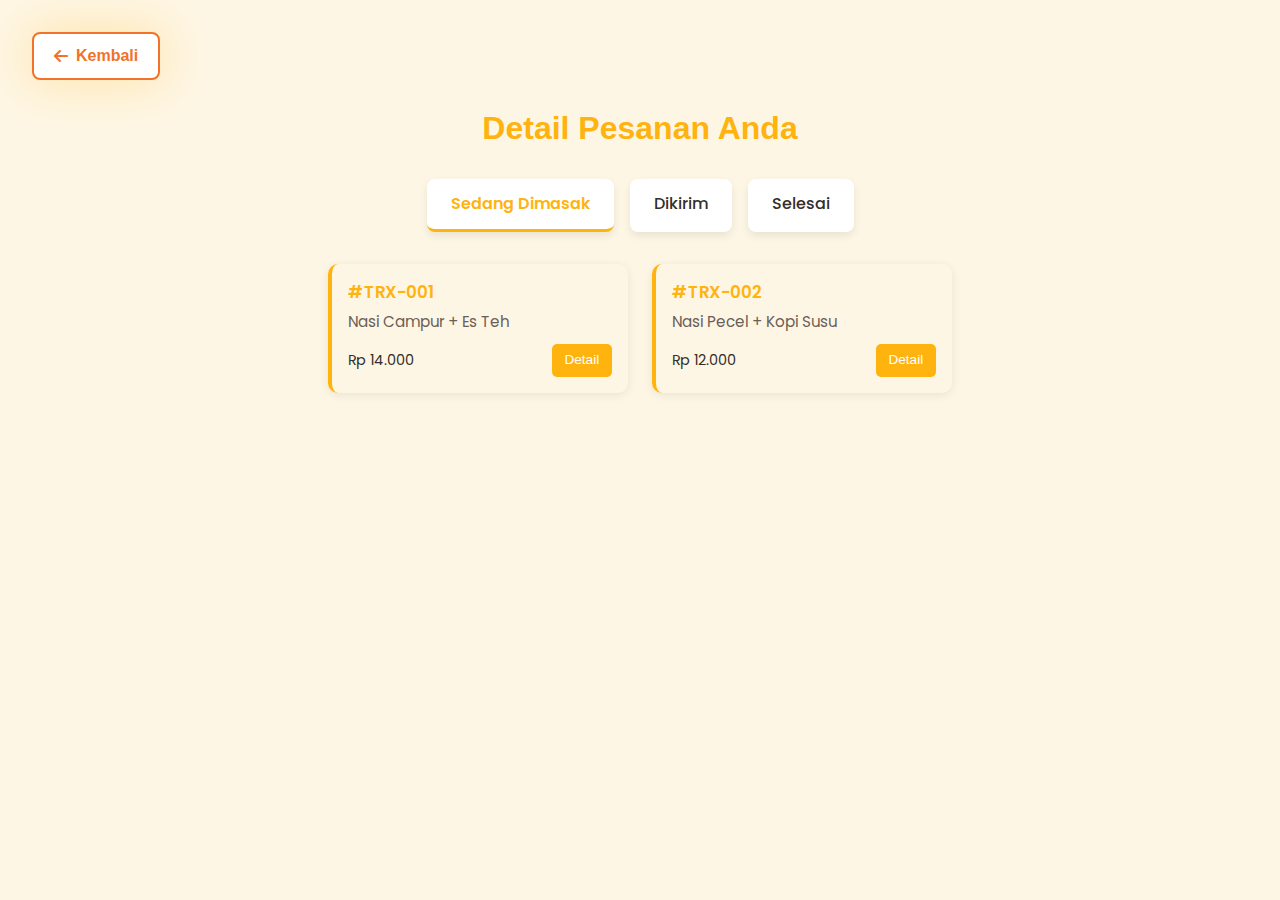
<file: detail-pesanan.html>
<!DOCTYPE html>
<html lang="en-US" dir="ltr">

  <head>
    <meta charset="utf-8">
    <meta http-equiv="X-UA-Compatible" content="IE=edge">
    <meta name="viewport" content="width=device-width, initial-scale=1">


    <!-- =
     ==============================================-->
    <!--    Document Title-->
    <!-- ===============================================-->
    <title>Detail Pesanan</title>


    <!-- ===============================================-->
    <!--    Favicons-->
    <!-- ===============================================-->
    <link rel="apple-touch-icon" sizes="180x180" href="assets/img/favicons/apple-touch-icon.png">
    <link rel="icon" type="image/png" sizes="32x32" href="assets/img/favicons/favicon-32x32.png">
    <link rel="icon" type="image/png" sizes="16x16" href="assets/img/favicons/favicon-16x16.png">
    <link rel="shortcut icon" type="image/x-icon" href="assets/img/favicons/favicon.ico">
    <link rel="manifest" href="assets/img/favicons/manifest.json">
    <meta name="msapplication-TileImage" content="assets/img/favicons/mstile-150x150.png">
    <meta name="theme-color" content="#ffffff">
    <link href="https://cdn.jsdelivr.net/npm/bootstrap@5.3.0/dist/css/bootstrap.min.css" rel="stylesheet"/>
  <link href="https://fonts.googleapis.com/css2?family=Poppins:wght@400;600&display=swap" rel="stylesheet">
  <link rel="stylesheet" href="https://cdnjs.cloudflare.com/ajax/libs/font-awesome/6.4.0/css/all.min.css">
  <link href="assets/css/theme.css" rel="stylesheet" />
   

  <style>
    
    :root {
      --primary: #FFB30E;
      --secondary: #fef6e4;
      --text-dark: #332f2c;
      --text-light: #6b5e57;
      --accent: #FFB30E;
      --card-bg: ##FFB30E;
      --shadow: rgba(0, 0, 0, 0.08);
    }

    * {
      margin: 0;
      padding: 0;
      box-sizing: border-box;
    }

    body {
      font-family: 'Poppins', sans-serif;
      background-color: var(--secondary);
      color: var(--text-dark);
      padding: 2rem;
    }

    h1 {
      text-align: center;
      color: var(--primary);
      margin-bottom: 2rem;
      font-size: 2rem;
    }

    .status-tabs {
      display: flex;
      justify-content: center;
      gap: 1rem;
      margin-bottom: 2rem;
    }

    .status-tab {
      background-color: #fff;
      padding: 0.8rem 1.5rem;
      border-radius: 8px;
      box-shadow: 0 4px 8px var(--shadow);
      cursor: pointer;
      transition: all 0.3s ease;
      border-bottom: 3px solid transparent;
      font-weight: 500;
      color: var(--text-dark);
    }

    .status-tab.active {
      border-bottom: 3px solid var(--primary);
      font-weight: 600;
      color: var(--primary);
    }

    .orders-container {
      display: none;
      flex-wrap: wrap;
      gap: 1.5rem;
      justify-content: center;
    }

    .orders-container.active {
      display: flex;
    }

    .order-card {
      background-color: var(--card-bg);
      width: 300px;
      padding: 1rem;
      border-radius: 10px;
      box-shadow: 0 2px 10px var(--shadow);
      transition: 0.3s ease;
      border-left: 4px solid var(--primary);
    }

    .order-card:hover {
      transform: translateY(-4px);
    }

    .order-header {
      font-weight: 600;
      font-size: 1.05rem;
      margin-bottom: 0.4rem;
      color: var(--primary);
    }

    .order-body {
      font-size: 0.95rem;
      color: var(--text-light);
      margin-bottom: 0.6rem;
    }

    .order-footer {
      font-size: 0.9rem;
      display: flex;
      justify-content: space-between;
      align-items: center;
    }

    .btn-detail {
      background-color: var(--primary);
      color: #fff;
      border: none;
      padding: 0.4rem 0.8rem;
      border-radius: 5px;
      cursor: pointer;
      font-size: 0.85rem;
    }

    .btn-detail:hover {
      background-color: #991616;
    }
    .btn-white {
    background-color: #ffffff;
    color: #F17228;
    font-weight: 600;
    border: 2px solid #F17228;
    border-radius: 8px;
    padding: 10px 20px;
    transition: all 0.3s ease;
    display: inline-flex;
    align-items: center;
    text-decoration: none;
  }

  .btn-white:hover {
    background-color: #F17228;
    color: #ffffff;
    transform: scale(1.05);
    box-shadow: 0 4px 10px rgba(241, 114, 40, 0.4);
  }

  .shadow-warning {
    box-shadow: 0 4px 10px rgba(241, 114, 40, 0.3);
  }

  .text-warning {
    color: #F17228 !important;
  }

  .text-warning:hover {
    color: #ffffff !important;
  }
  </style>
</head>
<body>
   <a href="coba.html" class="btn btn-white shadow-warning text-warning mb-4">
  <i class="fas fa-arrow-left me-2"></i>Kembali
</a>

<h1>Detail Pesanan Anda</h1>

  <div class="status-tabs">
    <div class="status-tab active" data-tab="dimasak">Sedang Dimasak</div>
    <div class="status-tab" data-tab="dikirim">Dikirim</div>
    <div class="status-tab" data-tab="selesai">Selesai</div>
  </div>

  <!-- Sedang Dimasak -->
  <div class="orders-container active" id="dimasak">
    <div class="order-card">
      <div class="order-header">#TRX-001</div>
      <div class="order-body">Nasi Campur + Es Teh</div>
      <div class="order-footer">
        <span>Rp 14.000</span>
        <button class="btn-detail">Detail</button>
      </div>
    </div>
    <div class="order-card">
      <div class="order-header">#TRX-002</div>
      <div class="order-body">Nasi Pecel + Kopi Susu</div>
      <div class="order-footer">
        <span>Rp 12.000</span>
        <button class="btn-detail">Detail</button>
      </div>
    </div>
  </div>

  <!-- Dikirim -->
  <div class="orders-container" id="dikirim">
    <div class="order-card">
      <div class="order-header">#TRX-003</div>
      <div class="order-body">Nasi Kuning + Gula Aren</div>
      <div class="order-footer">
        <span>Rp 15.000</span>
        <button class="btn-detail">Detail</button>
      </div>
    </div>
  </div>

  <!-- Selesai -->
  <div class="orders-container" id="selesai">
    <div class="order-card">
      <div class="order-header">#TRX-000</div>
      <div class="order-body">Nasi Pelasan + Es Lemon</div>
      <div class="order-footer">
        <span>Rp 19.000</span>
        <button class="btn-detail">Detail</button>
      </div>
    </div>
  </div>

  <script>
    const tabs = document.querySelectorAll('.status-tab');
    const containers = document.querySelectorAll('.orders-container');

    tabs.forEach(tab => {
      tab.addEventListener('click', () => {
        tabs.forEach(t => t.classList.remove('active'));
        containers.forEach(c => c.classList.remove('active'));

        tab.classList.add('active');
        const target = document.getElementById(tab.dataset.tab);
        target.classList.add('active');
      });
    });
  </script>

</body>
</html>
</file>
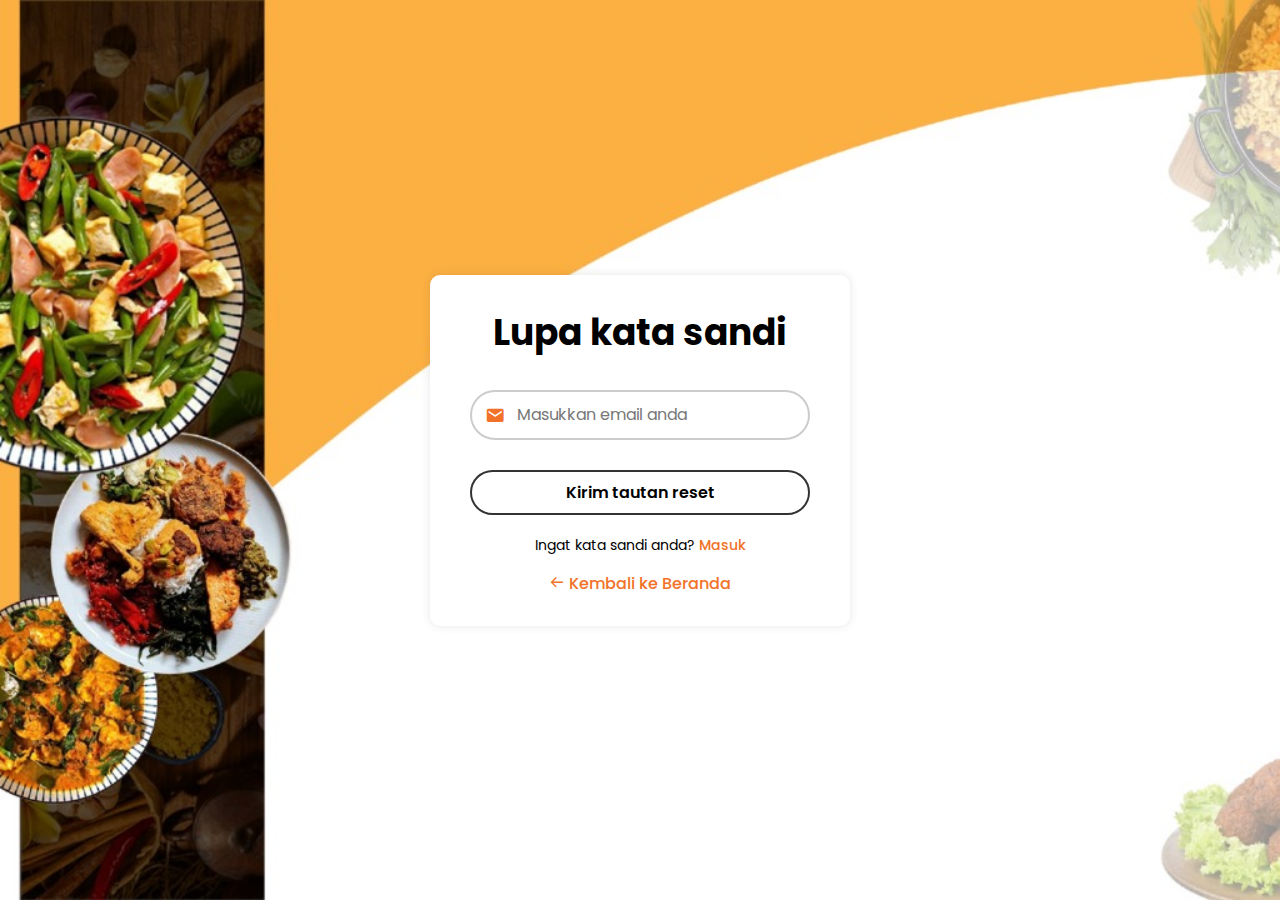
<file: forgot_password.html>
<!DOCTYPE html>
<html lang="en-US" dir="ltr">

  <head>
    <meta charset="utf-8">
    <meta http-equiv="X-UA-Compatible" content="IE=edge">
    <meta name="viewport" content="width=device-width, initial-scale=1">


    <!-- ===============================================-->
    <!--    Document Title-->
    <!-- ===============================================-->
    <title>password</title>


    <!-- ===============================================-->
    <!--    Favicons-->
    <!-- ===============================================-->
    <link rel="apple-touch-icon" sizes="180x180" href="assets/img/favicons/apple-touch-icon.png">
    <link rel="icon" type="image/png" sizes="32x32" href="assets/img/favicons/favicon-32x32.png">
    <link rel="icon" type="image/png" sizes="16x16" href="assets/img/favicons/favicon-16x16.png">
    <link rel="shortcut icon" type="image/x-icon" href="assets/img/favicons/favicon.ico">
    <link rel="manifest" href="assets/img/favicons/manifest.json">
    <meta name="msapplication-TileImage" content="assets/img/favicons/mstile-150x150.png">
    <meta name="theme-color" content="#ffffff">


    <!-- ===============================================-->
    <!--    Stylesheets-->
    <!-- ===============================================-->
    <link href="assets/css/login.css" rel="stylesheet" />
<link href="https://unpkg.com/boxicons@2.1.4/css/boxicons.min.css" rel="stylesheet">

</head>
<body>
  <div class="wrapper">
    <form action="reset_success.html" method="post">
      <h1>Lupa kata sandi</h1>

      <div class="input-box">
        <input type="text" name="username" placeholder="Masukkan email anda" required>
        <i class='bx bxs-envelope'></i>
      </div>

      <button type="submit" class="btn">Kirim tautan reset</button>

      <div class="register-link">
        <p>Ingat kata sandi anda? <a href="login.html">Masuk</a></p>
      </div>
      <div style="text-align:center; margin-top: 15px;">
        <a href="index.html" style="text-decoration: none; color: #F17228; font-weight: 500;">
          <i class='bx bx-arrow-back'></i> Kembali ke Beranda
        </a>
    </form>
  </div>
</body>
</html>
</file>
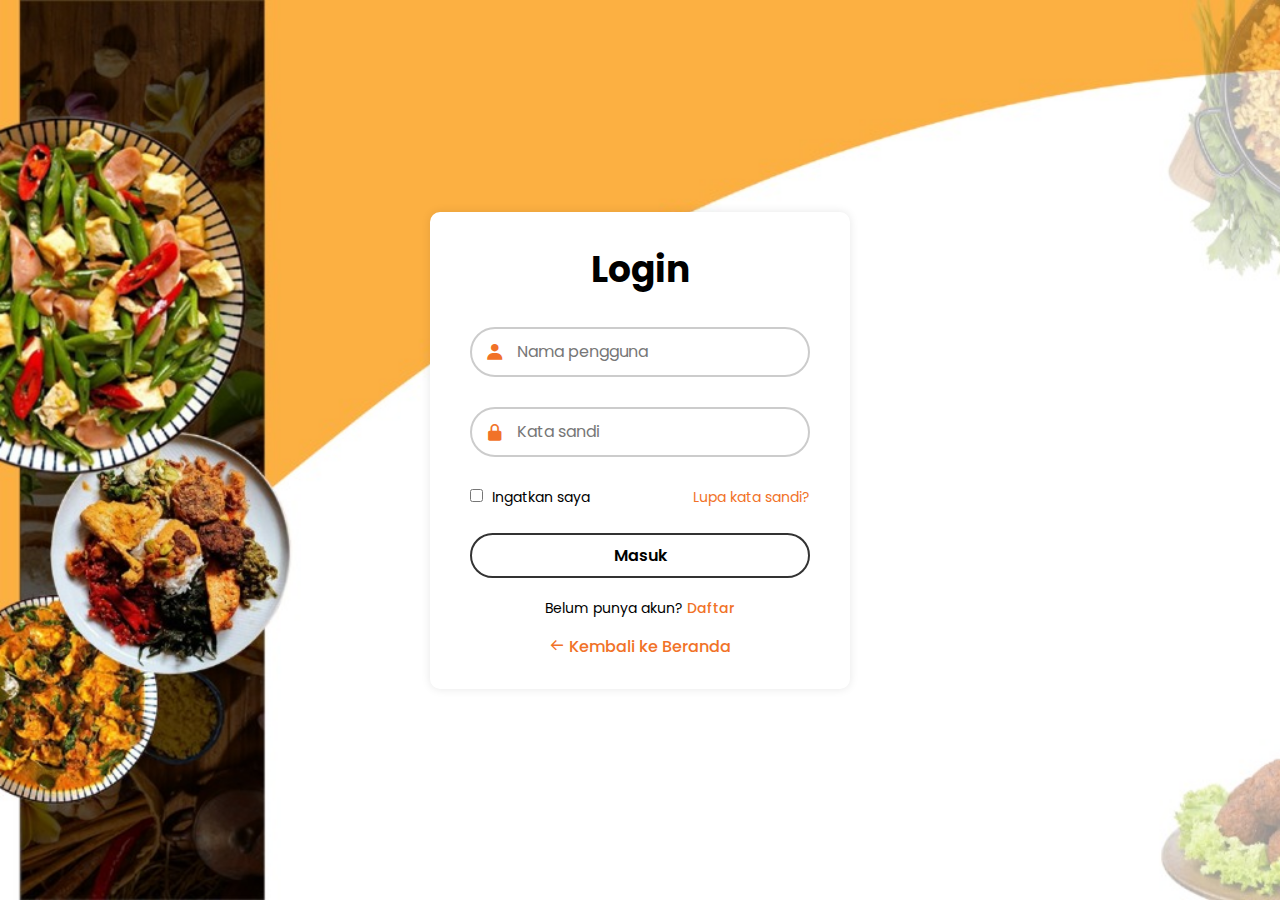
<file: Login.html>
<!DOCTYPE html>
<html lang="en-US" dir="ltr">

  <head>
    <meta charset="utf-8">
    <meta http-equiv="X-UA-Compatible" content="IE=edge">
    <meta name="viewport" content="width=device-width, initial-scale=1">


    <!-- ===============================================-->
    <!--    Document Title-->
    <!-- ===============================================-->
    <title>Login</title>


    <!-- ===============================================-->
    <!--    Favicons-->
    <!-- ===============================================-->
    <link rel="apple-touch-icon" sizes="180x180" href="assets/img/favicons/apple-touch-icon.png">
    <link rel="icon" type="image/png" sizes="32x32" href="assets/img/favicons/favicon-32x32.png">
    <link rel="icon" type="image/png" sizes="16x16" href="assets/img/favicons/favicon-16x16.png">
    <link rel="shortcut icon" type="image/x-icon" href="assets/img/favicons/favicon.ico">
    <link rel="manifest" href="assets/img/favicons/manifest.json">
    <meta name="msapplication-TileImage" content="assets/img/favicons/mstile-150x150.png">
    <meta name="theme-color" content="#ffffff">


    <!-- ===============================================-->
    <!--    Stylesheets-->
    <!-- ===============================================-->
    <link href="assets/css/login.css" rel="stylesheet" />
<link href="https://unpkg.com/boxicons@2.1.4/css/boxicons.min.css" rel="stylesheet">
</head>

<body>
  <div class="wrapper">
    <form action="login.php" method="post">
      <h1>Login</h1>

      <div class="input-box">
        <input type="text" name="username" placeholder="Nama pengguna" required>
        <i class='bx bxs-user'></i>
      </div>

      <div class="input-box">
        <input type="password" name="password" placeholder="Kata sandi" required>
        <i class='bx bxs-lock-alt'></i>
      </div>

      <div class="remember-forgot">
        <label><input type="checkbox"> Ingatkan saya</label>
        <a href="forgot_password.html">Lupa kata sandi?</a>
      </div>

      <button type="submit" class="btn">Masuk</button>

      <div class="register-link">
       <p>Belum punya akun? <a href="register.html">Daftar</a></p>
      
      </div>
      <div style="text-align:center; margin-top: 15px;">
        <a href="index.html" style="text-decoration: none; color: #F17228; font-weight: 500;">
          <i class='bx bx-arrow-back'></i> Kembali ke Beranda
        </a>
    </form>
  </div>
</body>

</html>
</file>
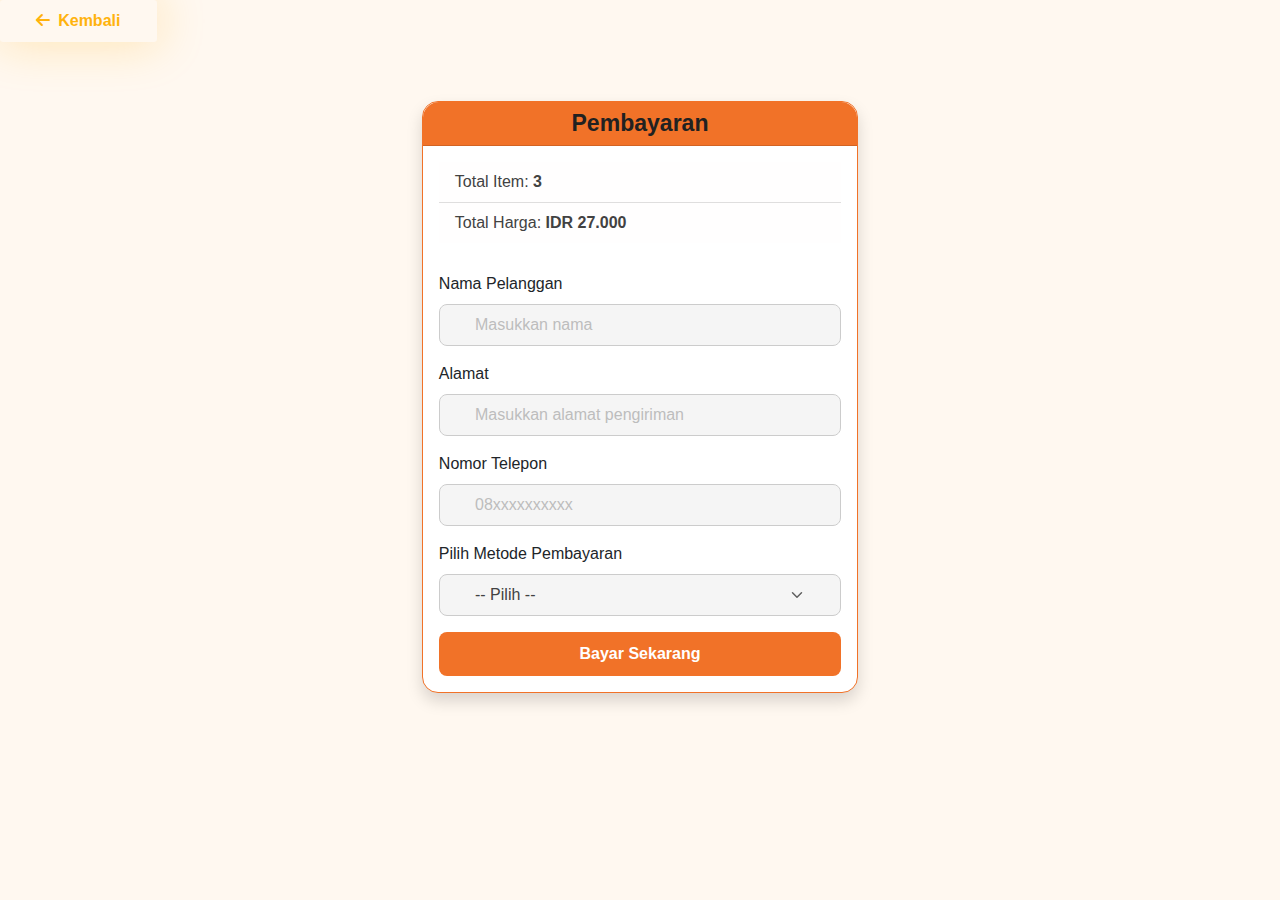
<file: pembayaran.html>
<!DOCTYPE html>
<html lang="en-US" dir="ltr">

  <head>
    <meta charset="utf-8">
    <meta http-equiv="X-UA-Compatible" content="IE=edge">
    <meta name="viewport" content="width=device-width, initial-scale=1">


    <!-- ===============================================-->
    <!--    Document Title-->
    <!-- ===============================================-->
    <title>Pembayaran </title>


    <!-- ===============================================-->
    <!--    Favicons-->
    <!-- ===============================================-->
    <link rel="apple-touch-icon" sizes="180x180" href="assets/img/favicons/apple-touch-icon.png">
    <link rel="icon" type="image/png" sizes="32x32" href="assets/img/favicons/favicon-32x32.png">
    <link rel="icon" type="image/png" sizes="16x16" href="assets/img/favicons/favicon-16x16.png">
    <link rel="shortcut icon" type="image/x-icon" href="assets/img/favicons/favicon.ico">
    <link rel="manifest" href="assets/img/favicons/manifest.json">
    <meta name="msapplication-TileImage" content="assets/img/favicons/mstile-150x150.png">
    <meta name="theme-color" content="#ffffff">
  <link href="https://cdn.jsdelivr.net/npm/bootstrap@5.3.0/dist/css/bootstrap.min.css" rel="stylesheet"/>
  <link href="https://fonts.googleapis.com/css2?family=Poppins:wght@400;600&display=swap" rel="stylesheet">
  <link rel="stylesheet" href="https://cdnjs.cloudflare.com/ajax/libs/font-awesome/6.4.0/css/all.min.css">
  <link href="assets/css/theme.css" rel="stylesheet" />
  <style>
    body {
      background-color: #fff8f0;
      font-family: 'Segoe UI', Tahoma, Geneva, Verdana, sans-serif;
    }

    #checkoutSection {
      padding: 30px 0;
    }

    #checkoutSection .card {
      border: 1px solid #F17228;
      border-radius: 1rem;
      background-color: #fff;
    }

    #checkoutSection .card-header {
      background-color: #F17228;
      color: #fff;
      font-weight: bold;
      text-align: center;
      border-top-left-radius: 1rem;
      border-top-right-radius: 1rem;
    }

    #checkoutSection .form-label {
      font-weight: 500;
    }

    #checkoutSection .form-control,
    #checkoutSection .form-select {
      border-radius: 0.5rem;
      border: 1px solid #ccc;
    }

    .btn-pay {
      background-color: #F17228;
      color: #fff;
      font-weight: bold;
      border: none;
      border-radius: 0.5rem;
      padding: 10px;
      transition: all 0.3s ease;
    }

    .btn-pay:hover {
      background-color: #d55c15;
      transform: scale(1.02);
    }

    #qrisSection img {
      max-width: 200px;
      border-radius: 0.5rem;
    }

    @media (max-width: 768px) {
      #checkoutSection .card {
        margin: 0 10px;
      }
    }

    /* Bagian Sukses */
    #successPage {
      display: none;
      padding: 80px 20px;
      background-color: #fff;
      min-height: 60vh;
    }

    .checkmark-container {
      width: 100px;
      height: 100px;
      background-color: #F17228;
      border-radius: 50%;
      display: flex;
      justify-content: center;
      align-items: center;
      margin: 0 auto 20px;
      animation: popIn 0.5s ease;
    }

    .checkmark {
      font-size: 48px;
      color: white;
      animation: bounce 0.5s ease;
    }

    @keyframes popIn {
      0% {
        transform: scale(0);
      }
      100% {
        transform: scale(1);
      }
    }

    @keyframes bounce {
      0% { transform: scale(0.5); opacity: 0; }
      100% { transform: scale(1); opacity: 1; }
    }

    #successPage h2 {
      color: #F17228;
      font-weight: bold;
      margin-top: 10px;
    }

    .btn-back {
      background-color: #F17228;
      color: white;
      padding: 10px 25px;
      font-weight: 600;
      border-radius: 8px;
      text-decoration: none;
      transition: 0.3s ease;
    }

    .btn-back:hover {
      background-color: #d55c15;
      transform: scale(1.05);
    }
  </style>
</head>
<body>
  <a href="coba.html" class="btn btn-white shadow-warning text-warning mb-4">
  <i class="fas fa-arrow-left me-2"></i>Kembali
</a>

  <!-- SECTION PEMBAYARAN -->
  <section id="checkoutSection">
    <div class="container">
      <div class="row justify-content-center">
        <div class="col-md-6 col-lg-5">
          <div class="card shadow">
            <div class="card-header">
              <h4 class="mb-0">Pembayaran</h4>
            </div>
            <div class="card-body">
              <ul class="list-group list-group-flush mb-4">
                <li class="list-group-item">Total Item: <strong>3</strong></li>
                <li class="list-group-item">Total Harga: <strong>IDR 27.000</strong></li>
              </ul>

              <!-- Nama Pelanggan -->
              <div class="mb-3">
                <label for="namaPelanggan" class="form-label">Nama Pelanggan</label>
                <input type="text" class="form-control" id="namaPelanggan" placeholder="Masukkan nama " />
              </div>

                            <!-- Alamat -->
              <div class="mb-3">
                <label for="alamatPelanggan" class="form-label">Alamat</label>
                <input type="text" class="form-control" id="alamatPelanggan" placeholder="Masukkan alamat pengiriman" />
              </div>

              <!-- Nomor Telepon -->
              <div class="mb-3">
                <label for="teleponPelanggan" class="form-label">Nomor Telepon</label>
                <input type="tel" class="form-control" id="teleponPelanggan" placeholder="08xxxxxxxxxx" />
              </div>

              <!-- Metode Pembayaran -->
              <div class="mb-3">
                <label for="paymentMethod" class="form-label">Pilih Metode Pembayaran</label>
                <select class="form-select" id="paymentMethod" onchange="togglePaymentDetail()">
                  <option selected disabled>-- Pilih --</option>
                  <option value="tunai">Tunai</option>
                  <option value="qris">QRIS</option>
                </select>
              </div>

              <!-- QRIS -->
              <div id="qrisSection" style="display: none;">
                <label class="form-label">Scan QR Code:</label>
                <div class="text-center">
                  <img src="assets/img/gallery/qris.jpg" alt="QRIS" class="img-fluid mb-2"/>
                </div>
                <p class="text-center text-muted small">Silakan scan QRIS menggunakan aplikasi e-wallet Anda.</p>
              </div>

              <!-- Tombol Bayar -->
              <div class="d-grid mt-3">
                <button class="btn btn-pay btn-lg" onclick="prosesBayar()">Bayar Sekarang</button>
              </div>
            </div>
          </div>
        </div>
      </div>
    </div>
  </section>

  <!-- SECTION SUKSES -->
  <section id="successPage">
    <div class="container text-center">
      <div class="checkmark-container">
        <div class="checkmark">&#10004;</div>
      </div>
      <h2>Pembayaran Berhasil</h2>
      <p class="lead">Terima kasih atas pesanan Anda, <strong id="namaOutput"></strong>!</p>
      <p class="text-muted">Pesanan Anda sedang diproses oleh Warung Makan Septiya.</p>
      <a href="index.html" class="btn btn-back mt-4">Kembali ke Beranda</a>
    </div>
  </section>

  <script>
    function togglePaymentDetail() {
      const selectedMethod = document.getElementById('paymentMethod').value;
      const qrisSection = document.getElementById('qrisSection');
      qrisSection.style.display = selectedMethod === 'qris' ? 'block' : 'none';
    }

    function prosesBayar() {
  const nama = document.getElementById('namaPelanggan').value.trim();
  const alamat = document.getElementById('alamatPelanggan').value.trim();
  const telepon = document.getElementById('teleponPelanggan').value.trim();

  if (nama === "" || alamat === "" || telepon === "") {
    alert("Silakan lengkapi semua data pelanggan (nama, alamat, dan nomor telepon).");
    return;
  }

  document.getElementById('checkoutSection').style.display = 'none';
  document.getElementById('successPage').style.display = 'block';
  document.getElementById('namaOutput').textContent = nama;
}
  </script>

</body>
</html>
</file>
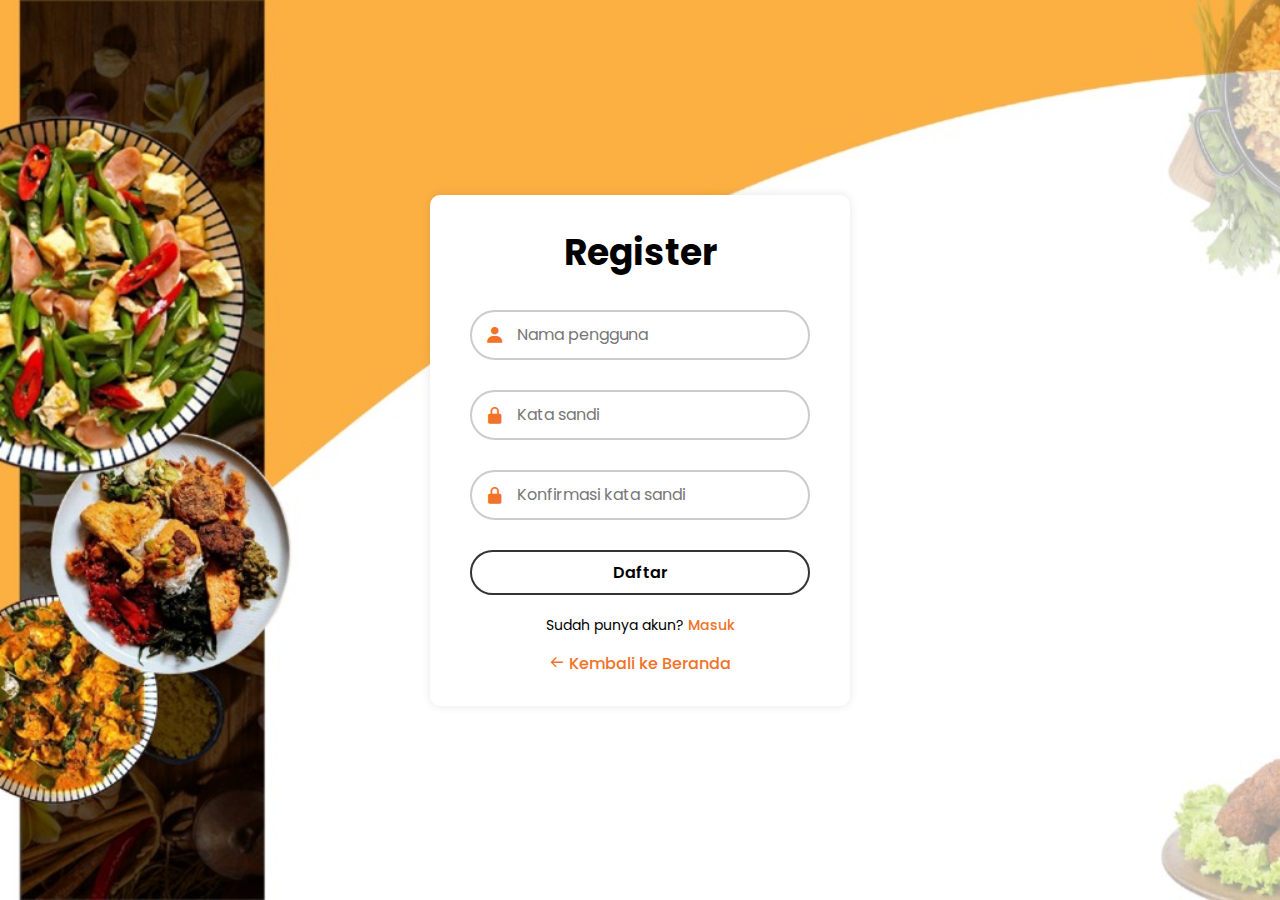
<file: register.html>
<!DOCTYPE html>
<html lang="en-US" dir="ltr">

  <head>
    <meta charset="utf-8">
    <meta http-equiv="X-UA-Compatible" content="IE=edge">
    <meta name="viewport" content="width=device-width, initial-scale=1">


    <!-- ===============================================-->
    <!--    Document Title-->
    <!-- ===============================================-->
    <title>Register</title>


    <!-- ===============================================-->
    <!--    Favicons-->
    <!-- ===============================================-->
    <link rel="apple-touch-icon" sizes="180x180" href="assets/img/favicons/apple-touch-icon.png">
    <link rel="icon" type="image/png" sizes="32x32" href="assets/img/favicons/favicon-32x32.png">
    <link rel="icon" type="image/png" sizes="16x16" href="assets/img/favicons/favicon-16x16.png">
    <link rel="shortcut icon" type="image/x-icon" href="assets/img/favicons/favicon.ico">
    <link rel="manifest" href="assets/img/favicons/manifest.json">
    <meta name="msapplication-TileImage" content="assets/img/favicons/mstile-150x150.png">
    <meta name="theme-color" content="#ffffff">


    <!-- ===============================================-->
    <!--    Stylesheets-->
    <!-- ===============================================-->
    <link href="assets/css/login.css" rel="stylesheet" />
<link href="https://unpkg.com/boxicons@2.1.4/css/boxicons.min.css" rel="stylesheet">

</head>

<body>
  <div class="wrapper">
    <form action="register.php" method="post">
      <h1>Register</h1>

      <div class="input-box">
        <input type="text" name="username" placeholder="Nama pengguna" required>
        <i class='bx bxs-user'></i>
      </div>

      <div class="input-box">
        <input type="password" name="password" placeholder="Kata sandi" required>
        <i class='bx bxs-lock-alt'></i>
      </div>

      <div class="input-box">
        <input type="password" name="confirm_password" placeholder="Konfirmasi kata sandi" required>
        <i class='bx bxs-lock-alt'></i>
      </div>

      <button type="submit" class="btn">Daftar</button>

      <div class="register-link">
        <p>Sudah punya akun? <a href="Login.html">Masuk</a></p>
      </div>

    <div style="text-align:center; margin-top: 15px;">
        <a href="index.html" style="text-decoration: none; color: #F17228; font-weight: 500;">
          <i class='bx bx-arrow-back'></i> Kembali ke Beranda
        </a>
    </form>
  </div>
</body>

</html>
</file>
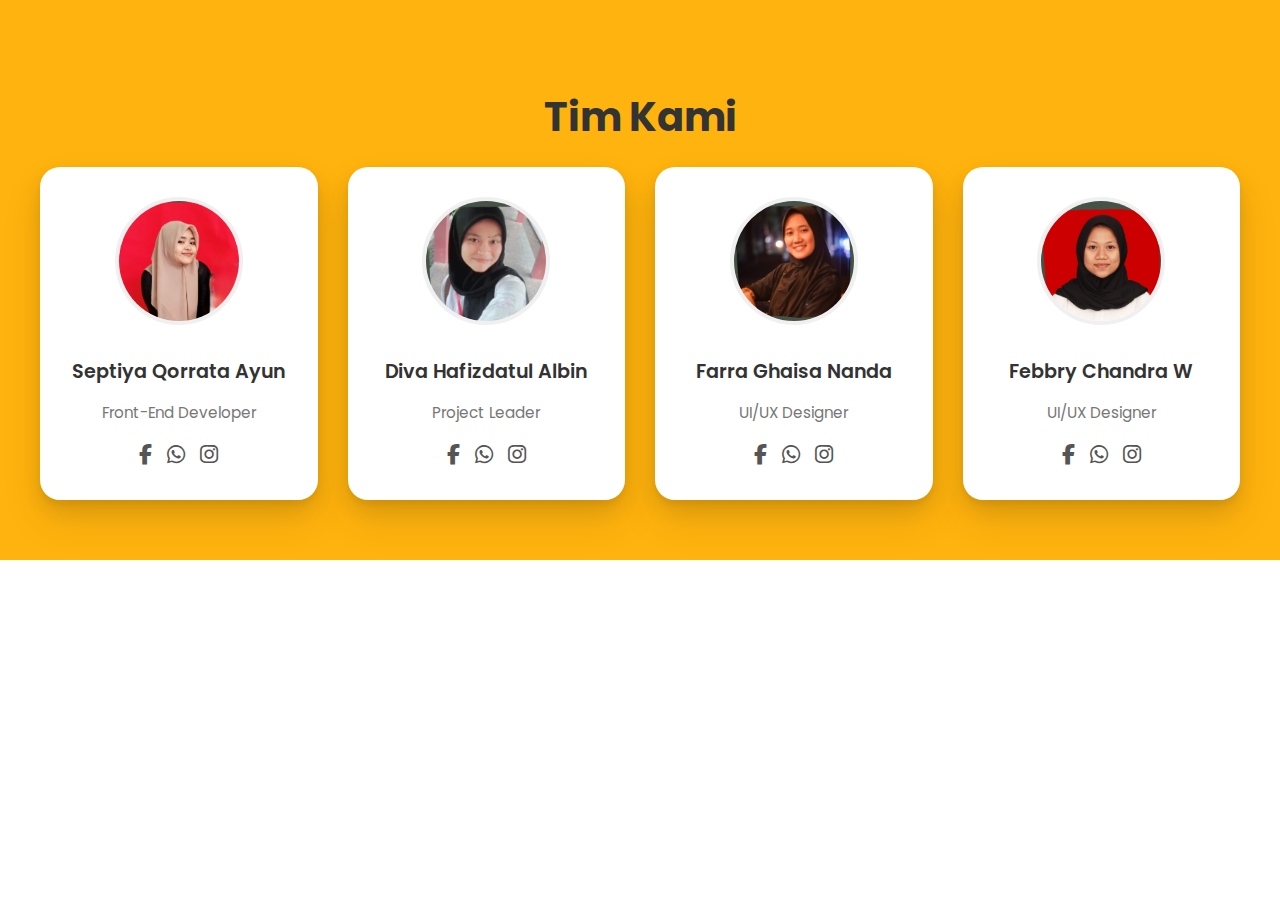
<file: tim-kami.html>
<!DOCTYPE html>
<html lang="en">
<head>
  <meta charset="UTF-8">
  <meta name="viewport" content="width=device-width, initial-scale=1.0">
  <title>Tim Kami</title>
  <link href="assets/css/tim-kami.css" rel="stylesheet" />
  <!-- Font Awesome (untuk ikon sosial media) -->
  <link rel="stylesheet" href="https://cdnjs.cloudflare.com/ajax/libs/font-awesome/6.4.0/css/all.min.css"/>
</head>
<body>

  <section class="team">
    <h1>Tim Kami</h1>
    <div class="team-container">

      <div class="team-card">
        <img src="assets/img/gallery/a1.png" alt="Septiya Qorrata Ayun">
        <h3>Septiya Qorrata Ayun</h3>
        <p>Front-End Developer</p>
        <ul class="social">
          <li><a href="#"><i class="fab fa-facebook-f"></i></a></li>
          <li><a href="https://wa.me/6282140559526" target="_blank" title="Chat via WhatsApp"><i class="fab fa-whatsapp"></i></a></li>
          <li><a href="https://instagram.com/sy.rameq" target="_blank"><i class="fab fa-instagram"></i></a></li>
        </ul>
      </div>

      <div class="team-card">
        <img src="assets/img/gallery/a2.png" alt="Diva Hafizdatul Albin">
        <h3>Diva Hafizdatul Albin</h3>
        <p>Project Leader</p>
        <ul class="social">
          <li><a href="#"><i class="fab fa-facebook-f"></i></a></li>
          <li><a href="https://wa.me/6282114464509" target="_blank" title="Chat via WhatsApp"><i class="fab fa-whatsapp"></i></a></li>
          <li><a href="https://instagram.com/divaahafiz_" target="_blank"><i class="fab fa-instagram"></i></a></li>
        </ul>
      </div>

      <div class="team-card">
        <img src="assets/img/gallery/a3.png" alt="Farra Ghaisa Nanda">
        <h3>Farra Ghaisa Nanda</h3>
        <p>UI/UX Designer</p>
        <ul class="social">
          <li><a href="#"><i class="fab fa-facebook-f"></i></a></li>
          <li><a href="https://wa.me/6281556989877" target="_blank" title="Chat via WhatsApp"><i class="fab fa-whatsapp"></i></a></li>
          <li><a href="https://instagram.com/nandaalaksanaa_" target="_blank"><i class="fab fa-instagram"></i></a></li>
        </ul>
      </div>

      <div class="team-card">
        <img src="assets/img/gallery/a4.png" alt="Febbry Chandra W">
        <h3>Febbry Chandra W</h3>
        <p>UI/UX Designer</p>
        <ul class="social">
          <li><a href="#"><i class="fab fa-facebook-f"></i></a></li>
          <li><a href="https://wa.me/6282236403589" target="_blank" title="Chat via WhatsApp"><i class="fab fa-whatsapp"></i></a></li>
          <li><a href="https://instagram.com/chndrawjynti" target="_blank"><i class="fab fa-instagram"></i></a></li>
        </ul>
      </div>

    </div>
  </section>

</body>
</html>
</file>
<file: assets/css/theme.css>
/* -------------------------------------------------------------------------- */
/*                                 Theme                                      */
/* -------------------------------------------------------------------------- */
/* prettier-ignore */
/* -------------------------------------------------------------------------- */
/*                                  Utilities                                 */
/* -------------------------------------------------------------------------- */
/*-----------------------------------------------
|   Bootstrap Styles
-----------------------------------------------*/
/*!
 * Bootstrap v5.0.0-alpha1 (https://getbootstrap.com/)
 * Copyright 2011-2020 The Bootstrap Authors
 * Copyright 2011-2020 Twitter, Inc.
 * Licensed under MIT (https://github.com/twbs/bootstrap/blob/main/LICENSE)
 */
:root {
  --bs-blue: #2780ED;
  --bs-indigo: #6237FF;
  --bs-purple: #A71CFF;
  --bs-pink: #D42DA3;
  --bs-red: #F17228;
  --bs-orange: #F17228;
  --bs-yellow: #FFB30E;
  --bs-green: #79B93C;
  --bs-teal: #53F283;
  --bs-cyan: #24FFEA;
  --bs-white: #FFFEFE;
  --bs-gray: #9E9E9E;
  --bs-gray-dark: #616161;
  --bs-primary: #FFB30E;
  --bs-secondary: #2780ED;
  --bs-success: #79B93C;
  --bs-info: #24FFEA;
  --bs-warning: #FFB30E;
  --bs-danger: #F17228;
  --bs-light: #F9FAFD;
  --bs-dark: #212121;
  --bs-font-sans-serif: "Source Sans Pro", "Open Sans", -apple-system, BlinkMacSystemFont, "Segoe UI", "Helvetica Neue", Arial, sans-serif, "Apple Color Emoji", "Segoe UI Emoji", "Segoe UI Symbol";
  --bs-font-monospace: "SFMono-Regular", Menlo, Monaco, Consolas, "Liberation Mono", "Courier New", monospace;
  --bs-gradient: linear-gradient(180deg, rgba(255, 254, 254, 0.15), rgba(255, 254, 254, 0));
}

*,
*::before,
*::after {
  -webkit-box-sizing: border-box;
  box-sizing: border-box;
}

@media (prefers-reduced-motion: no-preference) {
  :root {
    scroll-behavior: smooth;
  }
}

body {
  margin: 0;
  font-family: "Source Sans Pro", -apple-system, BlinkMacSystemFont, "Segoe UI", "Helvetica Neue", Arial, sans-serif, "Apple Color Emoji", "Segoe UI Emoji", "Segoe UI Symbol";
  font-size: 1rem;
  font-weight: 400;
  line-height: 1.5;
  color: #424242;
  background-color: #FFFEFE;
  -webkit-text-size-adjust: 100%;
  -webkit-tap-highlight-color: rgba(0, 0, 0, 0);
}

hr {
  margin: 1rem 0;
  color: #EEEEEE;
  background-color: currentColor;
  border: 0;
  opacity: 1;
}

hr:not([size]) {
  height: 1px;
}

h1, .h1, h2, .h2, h3, .h3, h4, .h4, h5, .h5, h6, .h6 {
  margin-top: 0;
  margin-bottom: 0.5rem;
  font-family: "Source Sans Pro", "Open Sans", -apple-system, BlinkMacSystemFont, "Segoe UI", "Helvetica Neue", Arial, sans-serif, "Apple Color Emoji", "Segoe UI Emoji", "Segoe UI Symbol";
  font-weight: 700;
  line-height: 1.2;
  color: #212121;
}

h1, .h1 {
  font-size: calc(1.37383rem + 1.48598vw);
}

@media (min-width: 1200px) {
  h1, .h1 {
    font-size: 2.48832rem;
  }
}

h2, .h2 {
  font-size: calc(1.33236rem + 0.98832vw);
}

@media (min-width: 1200px) {
  h2, .h2 {
    font-size: 2.0736rem;
  }
}

h3, .h3 {
  font-size: calc(1.2978rem + 0.5736vw);
}

@media (min-width: 1200px) {
  h3, .h3 {
    font-size: 1.728rem;
  }
}

h4, .h4 {
  font-size: calc(1.269rem + 0.228vw);
}

@media (min-width: 1200px) {
  h4, .h4 {
    font-size: 1.44rem;
  }
}

h5, .h5 {
  font-size: 1.2rem;
}

h6, .h6 {
  font-size: 0.83333rem;
}

p {
  margin-top: 0;
  margin-bottom: 1rem;
}

abbr[title],
abbr[data-bs-original-title] {
  -webkit-text-decoration: underline dotted;
  text-decoration: underline dotted;
  cursor: help;
  -webkit-text-decoration-skip-ink: none;
  text-decoration-skip-ink: none;
}

address {
  margin-bottom: 1rem;
  font-style: normal;
  line-height: inherit;
}

ol,
ul {
  padding-left: 2rem;
}

ol,
ul,
dl {
  margin-top: 0;
  margin-bottom: 1rem;
}

ol ol,
ul ul,
ol ul,
ul ol {
  margin-bottom: 0;
}

dt {
  font-weight: 700;
}

dd {
  margin-bottom: .5rem;
  margin-left: 0;
}

blockquote {
  margin: 0 0 1rem;
}

b,
strong {
  font-weight: 800;
}

small, .small {
  font-size: 75%;
}

mark, .mark {
  padding: 0.2em;
  background-color: #fcf8e3;
}

sub,
sup {
  position: relative;
  font-size: 0.75em;
  line-height: 0;
  vertical-align: baseline;
}

sub {
  bottom: -.25em;
}

sup {
  top: -.5em;
}

a {
  color: #212121;
  text-decoration: none;
}

a:hover {
  color: #1a1a1a;
  text-decoration: none;
}

a:not([href]):not([class]), a:not([href]):not([class]):hover {
  color: inherit;
  text-decoration: none;
}

pre,
code,
kbd,
samp {
  font-family: var(--bs-font-monospace);
  font-size: 1em;
  direction: ltr /* rtl:ignore */;
  unicode-bidi: bidi-override;
}

pre {
  display: block;
  margin-top: 0;
  margin-bottom: 1rem;
  overflow: auto;
  font-size: 75%;
}

pre code {
  font-size: inherit;
  color: inherit;
  word-break: normal;
}

code {
  font-size: 75%;
  color: #D42DA3;
  word-wrap: break-word;
}

a > code {
  color: inherit;
}

kbd {
  padding: 0.2rem 0.4rem;
  font-size: 75%;
  color: #FFFEFE;
  background-color: #424242;
  border-radius: 0.25rem;
}

kbd kbd {
  padding: 0;
  font-size: 1em;
  font-weight: 700;
}

figure {
  margin: 0 0 1rem;
}

img,
svg {
  vertical-align: middle;
}

table {
  caption-side: bottom;
  border-collapse: collapse;
}

caption {
  padding-top: 0.5rem;
  padding-bottom: 0.5rem;
  color: #BDBDBD;
  text-align: left;
}

th {
  text-align: inherit;
  text-align: -webkit-match-parent;
}

thead,
tbody,
tfoot,
tr,
td,
th {
  border-color: inherit;
  border-style: solid;
  border-width: 0;
}

label {
  display: inline-block;
}

button {
  border-radius: 0;
}

button:focus:not(:focus-visible) {
  outline: 0;
}

input,
button,
select,
optgroup,
textarea {
  margin: 0;
  font-family: inherit;
  font-size: inherit;
  line-height: inherit;
}

button,
select {
  text-transform: none;
}

[role="button"] {
  cursor: pointer;
}

select {
  word-wrap: normal;
}

select:disabled {
  opacity: 1;
}

[list]::-webkit-calendar-picker-indicator {
  display: none;
}

button,
[type="button"],
[type="reset"],
[type="submit"] {
  -webkit-appearance: button;
}

button:not(:disabled),
[type="button"]:not(:disabled),
[type="reset"]:not(:disabled),
[type="submit"]:not(:disabled) {
  cursor: pointer;
}

::-moz-focus-inner {
  padding: 0;
  border-style: none;
}

textarea {
  resize: vertical;
}

fieldset {
  min-width: 0;
  padding: 0;
  margin: 0;
  border: 0;
}

legend {
  float: left;
  width: 100%;
  padding: 0;
  margin-bottom: 0.5rem;
  font-size: calc(1.275rem + 0.3vw);
  line-height: inherit;
}

@media (min-width: 1200px) {
  legend {
    font-size: 1.5rem;
  }
}

legend + * {
  clear: left;
}

::-webkit-datetime-edit-fields-wrapper,
::-webkit-datetime-edit-text,
::-webkit-datetime-edit-minute,
::-webkit-datetime-edit-hour-field,
::-webkit-datetime-edit-day-field,
::-webkit-datetime-edit-month-field,
::-webkit-datetime-edit-year-field {
  padding: 0;
}

::-webkit-inner-spin-button {
  height: auto;
}

[type="search"] {
  outline-offset: -2px;
  -webkit-appearance: textfield;
}

/* rtl:raw:
[type="tel"],
[type="url"],
[type="email"],
[type="number"] {
  direction: ltr;
}
*/
::-webkit-search-decoration {
  -webkit-appearance: none;
}

::-webkit-color-swatch-wrapper {
  padding: 0;
}

::file-selector-button {
  font: inherit;
}

::-webkit-file-upload-button {
  font: inherit;
  -webkit-appearance: button;
}

output {
  display: inline-block;
}

iframe {
  border: 0;
}

summary {
  display: list-item;
  cursor: pointer;
}

progress {
  vertical-align: baseline;
}

[hidden] {
  display: none !important;
}

.lead {
  font-size: 1.2rem;
  font-weight: 400;
}

.display-1 {
  font-size: calc(1.55498rem + 3.65978vw);
  font-weight: 900;
  line-height: 1;
}

@media (min-width: 1200px) {
  .display-1 {
    font-size: 4.29982rem;
  }
}

.display-2 {
  font-size: calc(1.48332rem + 2.79982vw);
  font-weight: 900;
  line-height: 1;
}

@media (min-width: 1200px) {
  .display-2 {
    font-size: 3.58318rem;
  }
}

.display-3 {
  font-size: calc(1.4236rem + 2.08318vw);
  font-weight: 900;
  line-height: 1;
}

@media (min-width: 1200px) {
  .display-3 {
    font-size: 2.98598rem;
  }
}

.display-4 {
  font-size: calc(1.37383rem + 1.48598vw);
  font-weight: 900;
  line-height: 1;
}

@media (min-width: 1200px) {
  .display-4 {
    font-size: 2.48832rem;
  }
}

.display-5 {
  font-size: calc(1.33236rem + 0.98832vw);
  font-weight: 900;
  line-height: 1;
}

@media (min-width: 1200px) {
  .display-5 {
    font-size: 2.0736rem;
  }
}

.display-6 {
  font-size: calc(1.2978rem + 0.5736vw);
  font-weight: 900;
  line-height: 1;
}

@media (min-width: 1200px) {
  .display-6 {
    font-size: 1.728rem;
  }
}

.list-unstyled {
  padding-left: 0;
  list-style: none;
}

.list-inline {
  padding-left: 0;
  list-style: none;
}

.list-inline-item {
  display: inline-block;
}

.list-inline-item:not(:last-child) {
  margin-right: 0.5rem;
}

.initialism {
  font-size: 75%;
  text-transform: uppercase;
}

.blockquote {
  margin-bottom: 1rem;
  font-size: 1.2rem;
}

.blockquote > :last-child {
  margin-bottom: 0;
}

.blockquote-footer {
  margin-top: -1rem;
  margin-bottom: 1rem;
  font-size: 75%;
  color: #9E9E9E;
}

.blockquote-footer::before {
  content: "\2014\00A0";
}

.img-fluid {
  max-width: 100%;
  height: auto;
}

.img-thumbnail {
  padding: 0.25rem;
  background-color: #FFFEFE;
  border: 1px solid #EEEEEE;
  border-radius: 0.5rem;
  max-width: 100%;
  height: auto;
}

.figure {
  display: inline-block;
}

.figure-img {
  margin-bottom: 0.5rem;
  line-height: 1;
}

.figure-caption {
  font-size: 75%;
  color: #9E9E9E;
}

.container,
.container-fluid,
.container-sm,
.container-md,
.container-lg,
.container-xl,
.container-xxl {
  width: 100%;
  padding-right: var(--bs-gutter-x, 1rem);
  padding-left: var(--bs-gutter-x, 1rem);
  margin-right: auto;
  margin-left: auto;
}

@media (min-width: 576px) {
  .container, .container-sm {
    max-width: 540px;
  }
}

@media (min-width: 768px) {
  .container, .container-sm, .container-md {
    max-width: 720px;
  }
}

@media (min-width: 992px) {
  .container, .container-sm, .container-md, .container-lg {
    max-width: 960px;
  }
}

@media (min-width: 1200px) {
  .container, .container-sm, .container-md, .container-lg, .container-xl {
    max-width: 1140px;
  }
}

@media (min-width: 1540px) {
  .container, .container-sm, .container-md, .container-lg, .container-xl, .container-xxl {
    max-width: 1480px;
  }
}

.row {
  --bs-gutter-x: 2rem;
  --bs-gutter-y: 0;
  display: -webkit-box;
  display: -ms-flexbox;
  display: flex;
  -ms-flex-wrap: wrap;
  flex-wrap: wrap;
  margin-top: calc(var(--bs-gutter-y) * -1);
  margin-right: calc(var(--bs-gutter-x) / -2);
  margin-left: calc(var(--bs-gutter-x) / -2);
}

.row > * {
  -ms-flex-negative: 0;
  flex-shrink: 0;
  width: 100%;
  max-width: 100%;
  padding-right: calc(var(--bs-gutter-x) / 2);
  padding-left: calc(var(--bs-gutter-x) / 2);
  margin-top: var(--bs-gutter-y);
}

.col {
  -webkit-box-flex: 1;
  -ms-flex: 1 0 0%;
  flex: 1 0 0%;
}

.row-cols-auto > * {
  -webkit-box-flex: 0;
  -ms-flex: 0 0 auto;
  flex: 0 0 auto;
  width: auto;
}

.row-cols-1 > * {
  -webkit-box-flex: 0;
  -ms-flex: 0 0 auto;
  flex: 0 0 auto;
  width: 100%;
}

.row-cols-2 > * {
  -webkit-box-flex: 0;
  -ms-flex: 0 0 auto;
  flex: 0 0 auto;
  width: 50%;
}

.row-cols-3 > * {
  -webkit-box-flex: 0;
  -ms-flex: 0 0 auto;
  flex: 0 0 auto;
  width: 33.33333%;
}

.row-cols-4 > * {
  -webkit-box-flex: 0;
  -ms-flex: 0 0 auto;
  flex: 0 0 auto;
  width: 25%;
}

.row-cols-5 > * {
  -webkit-box-flex: 0;
  -ms-flex: 0 0 auto;
  flex: 0 0 auto;
  width: 20%;
}

.row-cols-6 > * {
  -webkit-box-flex: 0;
  -ms-flex: 0 0 auto;
  flex: 0 0 auto;
  width: 16.66667%;
}

.col-auto {
  -webkit-box-flex: 0;
  -ms-flex: 0 0 auto;
  flex: 0 0 auto;
  width: auto;
}

.col-1 {
  -webkit-box-flex: 0;
  -ms-flex: 0 0 auto;
  flex: 0 0 auto;
  width: 8.33333%;
}

.col-2 {
  -webkit-box-flex: 0;
  -ms-flex: 0 0 auto;
  flex: 0 0 auto;
  width: 16.66667%;
}

.col-3 {
  -webkit-box-flex: 0;
  -ms-flex: 0 0 auto;
  flex: 0 0 auto;
  width: 25%;
}

.col-4 {
  -webkit-box-flex: 0;
  -ms-flex: 0 0 auto;
  flex: 0 0 auto;
  width: 33.33333%;
}

.col-5 {
  -webkit-box-flex: 0;
  -ms-flex: 0 0 auto;
  flex: 0 0 auto;
  width: 41.66667%;
}

.col-6 {
  -webkit-box-flex: 0;
  -ms-flex: 0 0 auto;
  flex: 0 0 auto;
  width: 50%;
}

.col-7 {
  -webkit-box-flex: 0;
  -ms-flex: 0 0 auto;
  flex: 0 0 auto;
  width: 58.33333%;
}

.col-8 {
  -webkit-box-flex: 0;
  -ms-flex: 0 0 auto;
  flex: 0 0 auto;
  width: 66.66667%;
}

.col-9 {
  -webkit-box-flex: 0;
  -ms-flex: 0 0 auto;
  flex: 0 0 auto;
  width: 75%;
}

.col-10 {
  -webkit-box-flex: 0;
  -ms-flex: 0 0 auto;
  flex: 0 0 auto;
  width: 83.33333%;
}

.col-11 {
  -webkit-box-flex: 0;
  -ms-flex: 0 0 auto;
  flex: 0 0 auto;
  width: 91.66667%;
}

.col-12 {
  -webkit-box-flex: 0;
  -ms-flex: 0 0 auto;
  flex: 0 0 auto;
  width: 100%;
}

.offset-1 {
  margin-left: 8.33333%;
}

.offset-2 {
  margin-left: 16.66667%;
}

.offset-3 {
  margin-left: 25%;
}

.offset-4 {
  margin-left: 33.33333%;
}

.offset-5 {
  margin-left: 41.66667%;
}

.offset-6 {
  margin-left: 50%;
}

.offset-7 {
  margin-left: 58.33333%;
}

.offset-8 {
  margin-left: 66.66667%;
}

.offset-9 {
  margin-left: 75%;
}

.offset-10 {
  margin-left: 83.33333%;
}

.offset-11 {
  margin-left: 91.66667%;
}

.g-0,
.gx-0 {
  --bs-gutter-x: 0;
}

.g-0,
.gy-0 {
  --bs-gutter-y: 0;
}

.g-1,
.gx-1 {
  --bs-gutter-x: 0.25rem;
}

.g-1,
.gy-1 {
  --bs-gutter-y: 0.25rem;
}

.g-2,
.gx-2 {
  --bs-gutter-x: 0.5rem;
}

.g-2,
.gy-2 {
  --bs-gutter-y: 0.5rem;
}

.g-3,
.gx-3 {
  --bs-gutter-x: 1rem;
}

.g-3,
.gy-3 {
  --bs-gutter-y: 1rem;
}

.g-4,
.gx-4 {
  --bs-gutter-x: 1.8rem;
}

.g-4,
.gy-4 {
  --bs-gutter-y: 1.8rem;
}

.g-5,
.gx-5 {
  --bs-gutter-x: 3rem;
}

.g-5,
.gy-5 {
  --bs-gutter-y: 3rem;
}

.g-6,
.gx-6 {
  --bs-gutter-x: 4rem;
}

.g-6,
.gy-6 {
  --bs-gutter-y: 4rem;
}

.g-7,
.gx-7 {
  --bs-gutter-x: 5rem;
}

.g-7,
.gy-7 {
  --bs-gutter-y: 5rem;
}

.g-8,
.gx-8 {
  --bs-gutter-x: 7.5rem;
}

.g-8,
.gy-8 {
  --bs-gutter-y: 7.5rem;
}

.g-9,
.gx-9 {
  --bs-gutter-x: 10rem;
}

.g-9,
.gy-9 {
  --bs-gutter-y: 10rem;
}

.g-10,
.gx-10 {
  --bs-gutter-x: 12.5rem;
}

.g-10,
.gy-10 {
  --bs-gutter-y: 12.5rem;
}

.g-11,
.gx-11 {
  --bs-gutter-x: 15rem;
}

.g-11,
.gy-11 {
  --bs-gutter-y: 15rem;
}

@media (min-width: 576px) {
  .col-sm {
    -webkit-box-flex: 1;
    -ms-flex: 1 0 0%;
    flex: 1 0 0%;
  }
  .row-cols-sm-auto > * {
    -webkit-box-flex: 0;
    -ms-flex: 0 0 auto;
    flex: 0 0 auto;
    width: auto;
  }
  .row-cols-sm-1 > * {
    -webkit-box-flex: 0;
    -ms-flex: 0 0 auto;
    flex: 0 0 auto;
    width: 100%;
  }
  .row-cols-sm-2 > * {
    -webkit-box-flex: 0;
    -ms-flex: 0 0 auto;
    flex: 0 0 auto;
    width: 50%;
  }
  .row-cols-sm-3 > * {
    -webkit-box-flex: 0;
    -ms-flex: 0 0 auto;
    flex: 0 0 auto;
    width: 33.33333%;
  }
  .row-cols-sm-4 > * {
    -webkit-box-flex: 0;
    -ms-flex: 0 0 auto;
    flex: 0 0 auto;
    width: 25%;
  }
  .row-cols-sm-5 > * {
    -webkit-box-flex: 0;
    -ms-flex: 0 0 auto;
    flex: 0 0 auto;
    width: 20%;
  }
  .row-cols-sm-6 > * {
    -webkit-box-flex: 0;
    -ms-flex: 0 0 auto;
    flex: 0 0 auto;
    width: 16.66667%;
  }
  .col-sm-auto {
    -webkit-box-flex: 0;
    -ms-flex: 0 0 auto;
    flex: 0 0 auto;
    width: auto;
  }
  .col-sm-1 {
    -webkit-box-flex: 0;
    -ms-flex: 0 0 auto;
    flex: 0 0 auto;
    width: 8.33333%;
  }
  .col-sm-2 {
    -webkit-box-flex: 0;
    -ms-flex: 0 0 auto;
    flex: 0 0 auto;
    width: 16.66667%;
  }
  .col-sm-3 {
    -webkit-box-flex: 0;
    -ms-flex: 0 0 auto;
    flex: 0 0 auto;
    width: 25%;
  }
  .col-sm-4 {
    -webkit-box-flex: 0;
    -ms-flex: 0 0 auto;
    flex: 0 0 auto;
    width: 33.33333%;
  }
  .col-sm-5 {
    -webkit-box-flex: 0;
    -ms-flex: 0 0 auto;
    flex: 0 0 auto;
    width: 41.66667%;
  }
  .col-sm-6 {
    -webkit-box-flex: 0;
    -ms-flex: 0 0 auto;
    flex: 0 0 auto;
    width: 50%;
  }
  .col-sm-7 {
    -webkit-box-flex: 0;
    -ms-flex: 0 0 auto;
    flex: 0 0 auto;
    width: 58.33333%;
  }
  .col-sm-8 {
    -webkit-box-flex: 0;
    -ms-flex: 0 0 auto;
    flex: 0 0 auto;
    width: 66.66667%;
  }
  .col-sm-9 {
    -webkit-box-flex: 0;
    -ms-flex: 0 0 auto;
    flex: 0 0 auto;
    width: 75%;
  }
  .col-sm-10 {
    -webkit-box-flex: 0;
    -ms-flex: 0 0 auto;
    flex: 0 0 auto;
    width: 83.33333%;
  }
  .col-sm-11 {
    -webkit-box-flex: 0;
    -ms-flex: 0 0 auto;
    flex: 0 0 auto;
    width: 91.66667%;
  }
  .col-sm-12 {
    -webkit-box-flex: 0;
    -ms-flex: 0 0 auto;
    flex: 0 0 auto;
    width: 100%;
  }
  .offset-sm-0 {
    margin-left: 0;
  }
  .offset-sm-1 {
    margin-left: 8.33333%;
  }
  .offset-sm-2 {
    margin-left: 16.66667%;
  }
  .offset-sm-3 {
    margin-left: 25%;
  }
  .offset-sm-4 {
    margin-left: 33.33333%;
  }
  .offset-sm-5 {
    margin-left: 41.66667%;
  }
  .offset-sm-6 {
    margin-left: 50%;
  }
  .offset-sm-7 {
    margin-left: 58.33333%;
  }
  .offset-sm-8 {
    margin-left: 66.66667%;
  }
  .offset-sm-9 {
    margin-left: 75%;
  }
  .offset-sm-10 {
    margin-left: 83.33333%;
  }
  .offset-sm-11 {
    margin-left: 91.66667%;
  }
  .g-sm-0,
  .gx-sm-0 {
    --bs-gutter-x: 0;
  }
  .g-sm-0,
  .gy-sm-0 {
    --bs-gutter-y: 0;
  }
  .g-sm-1,
  .gx-sm-1 {
    --bs-gutter-x: 0.25rem;
  }
  .g-sm-1,
  .gy-sm-1 {
    --bs-gutter-y: 0.25rem;
  }
  .g-sm-2,
  .gx-sm-2 {
    --bs-gutter-x: 0.5rem;
  }
  .g-sm-2,
  .gy-sm-2 {
    --bs-gutter-y: 0.5rem;
  }
  .g-sm-3,
  .gx-sm-3 {
    --bs-gutter-x: 1rem;
  }
  .g-sm-3,
  .gy-sm-3 {
    --bs-gutter-y: 1rem;
  }
  .g-sm-4,
  .gx-sm-4 {
    --bs-gutter-x: 1.8rem;
  }
  .g-sm-4,
  .gy-sm-4 {
    --bs-gutter-y: 1.8rem;
  }
  .g-sm-5,
  .gx-sm-5 {
    --bs-gutter-x: 3rem;
  }
  .g-sm-5,
  .gy-sm-5 {
    --bs-gutter-y: 3rem;
  }
  .g-sm-6,
  .gx-sm-6 {
    --bs-gutter-x: 4rem;
  }
  .g-sm-6,
  .gy-sm-6 {
    --bs-gutter-y: 4rem;
  }
  .g-sm-7,
  .gx-sm-7 {
    --bs-gutter-x: 5rem;
  }
  .g-sm-7,
  .gy-sm-7 {
    --bs-gutter-y: 5rem;
  }
  .g-sm-8,
  .gx-sm-8 {
    --bs-gutter-x: 7.5rem;
  }
  .g-sm-8,
  .gy-sm-8 {
    --bs-gutter-y: 7.5rem;
  }
  .g-sm-9,
  .gx-sm-9 {
    --bs-gutter-x: 10rem;
  }
  .g-sm-9,
  .gy-sm-9 {
    --bs-gutter-y: 10rem;
  }
  .g-sm-10,
  .gx-sm-10 {
    --bs-gutter-x: 12.5rem;
  }
  .g-sm-10,
  .gy-sm-10 {
    --bs-gutter-y: 12.5rem;
  }
  .g-sm-11,
  .gx-sm-11 {
    --bs-gutter-x: 15rem;
  }
  .g-sm-11,
  .gy-sm-11 {
    --bs-gutter-y: 15rem;
  }
}

@media (min-width: 768px) {
  .col-md {
    -webkit-box-flex: 1;
    -ms-flex: 1 0 0%;
    flex: 1 0 0%;
  }
  .row-cols-md-auto > * {
    -webkit-box-flex: 0;
    -ms-flex: 0 0 auto;
    flex: 0 0 auto;
    width: auto;
  }
  .row-cols-md-1 > * {
    -webkit-box-flex: 0;
    -ms-flex: 0 0 auto;
    flex: 0 0 auto;
    width: 100%;
  }
  .row-cols-md-2 > * {
    -webkit-box-flex: 0;
    -ms-flex: 0 0 auto;
    flex: 0 0 auto;
    width: 50%;
  }
  .row-cols-md-3 > * {
    -webkit-box-flex: 0;
    -ms-flex: 0 0 auto;
    flex: 0 0 auto;
    width: 33.33333%;
  }
  .row-cols-md-4 > * {
    -webkit-box-flex: 0;
    -ms-flex: 0 0 auto;
    flex: 0 0 auto;
    width: 25%;
  }
  .row-cols-md-5 > * {
    -webkit-box-flex: 0;
    -ms-flex: 0 0 auto;
    flex: 0 0 auto;
    width: 20%;
  }
  .row-cols-md-6 > * {
    -webkit-box-flex: 0;
    -ms-flex: 0 0 auto;
    flex: 0 0 auto;
    width: 16.66667%;
  }
  .col-md-auto {
    -webkit-box-flex: 0;
    -ms-flex: 0 0 auto;
    flex: 0 0 auto;
    width: auto;
  }
  .col-md-1 {
    -webkit-box-flex: 0;
    -ms-flex: 0 0 auto;
    flex: 0 0 auto;
    width: 8.33333%;
  }
  .col-md-2 {
    -webkit-box-flex: 0;
    -ms-flex: 0 0 auto;
    flex: 0 0 auto;
    width: 16.66667%;
  }
  .col-md-3 {
    -webkit-box-flex: 0;
    -ms-flex: 0 0 auto;
    flex: 0 0 auto;
    width: 25%;
  }
  .col-md-4 {
    -webkit-box-flex: 0;
    -ms-flex: 0 0 auto;
    flex: 0 0 auto;
    width: 33.33333%;
  }
  .col-md-5 {
    -webkit-box-flex: 0;
    -ms-flex: 0 0 auto;
    flex: 0 0 auto;
    width: 41.66667%;
  }
  .col-md-6 {
    -webkit-box-flex: 0;
    -ms-flex: 0 0 auto;
    flex: 0 0 auto;
    width: 50%;
  }
  .col-md-7 {
    -webkit-box-flex: 0;
    -ms-flex: 0 0 auto;
    flex: 0 0 auto;
    width: 58.33333%;
  }
  .col-md-8 {
    -webkit-box-flex: 0;
    -ms-flex: 0 0 auto;
    flex: 0 0 auto;
    width: 66.66667%;
  }
  .col-md-9 {
    -webkit-box-flex: 0;
    -ms-flex: 0 0 auto;
    flex: 0 0 auto;
    width: 75%;
  }
  .col-md-10 {
    -webkit-box-flex: 0;
    -ms-flex: 0 0 auto;
    flex: 0 0 auto;
    width: 83.33333%;
  }
  .col-md-11 {
    -webkit-box-flex: 0;
    -ms-flex: 0 0 auto;
    flex: 0 0 auto;
    width: 91.66667%;
  }
  .col-md-12 {
    -webkit-box-flex: 0;
    -ms-flex: 0 0 auto;
    flex: 0 0 auto;
    width: 100%;
  }
  .offset-md-0 {
    margin-left: 0;
  }
  .offset-md-1 {
    margin-left: 8.33333%;
  }
  .offset-md-2 {
    margin-left: 16.66667%;
  }
  .offset-md-3 {
    margin-left: 25%;
  }
  .offset-md-4 {
    margin-left: 33.33333%;
  }
  .offset-md-5 {
    margin-left: 41.66667%;
  }
  .offset-md-6 {
    margin-left: 50%;
  }
  .offset-md-7 {
    margin-left: 58.33333%;
  }
  .offset-md-8 {
    margin-left: 66.66667%;
  }
  .offset-md-9 {
    margin-left: 75%;
  }
  .offset-md-10 {
    margin-left: 83.33333%;
  }
  .offset-md-11 {
    margin-left: 91.66667%;
  }
  .g-md-0,
  .gx-md-0 {
    --bs-gutter-x: 0;
  }
  .g-md-0,
  .gy-md-0 {
    --bs-gutter-y: 0;
  }
  .g-md-1,
  .gx-md-1 {
    --bs-gutter-x: 0.25rem;
  }
  .g-md-1,
  .gy-md-1 {
    --bs-gutter-y: 0.25rem;
  }
  .g-md-2,
  .gx-md-2 {
    --bs-gutter-x: 0.5rem;
  }
  .g-md-2,
  .gy-md-2 {
    --bs-gutter-y: 0.5rem;
  }
  .g-md-3,
  .gx-md-3 {
    --bs-gutter-x: 1rem;
  }
  .g-md-3,
  .gy-md-3 {
    --bs-gutter-y: 1rem;
  }
  .g-md-4,
  .gx-md-4 {
    --bs-gutter-x: 1.8rem;
  }
  .g-md-4,
  .gy-md-4 {
    --bs-gutter-y: 1.8rem;
  }
  .g-md-5,
  .gx-md-5 {
    --bs-gutter-x: 3rem;
  }
  .g-md-5,
  .gy-md-5 {
    --bs-gutter-y: 3rem;
  }
  .g-md-6,
  .gx-md-6 {
    --bs-gutter-x: 4rem;
  }
  .g-md-6,
  .gy-md-6 {
    --bs-gutter-y: 4rem;
  }
  .g-md-7,
  .gx-md-7 {
    --bs-gutter-x: 5rem;
  }
  .g-md-7,
  .gy-md-7 {
    --bs-gutter-y: 5rem;
  }
  .g-md-8,
  .gx-md-8 {
    --bs-gutter-x: 7.5rem;
  }
  .g-md-8,
  .gy-md-8 {
    --bs-gutter-y: 7.5rem;
  }
  .g-md-9,
  .gx-md-9 {
    --bs-gutter-x: 10rem;
  }
  .g-md-9,
  .gy-md-9 {
    --bs-gutter-y: 10rem;
  }
  .g-md-10,
  .gx-md-10 {
    --bs-gutter-x: 12.5rem;
  }
  .g-md-10,
  .gy-md-10 {
    --bs-gutter-y: 12.5rem;
  }
  .g-md-11,
  .gx-md-11 {
    --bs-gutter-x: 15rem;
  }
  .g-md-11,
  .gy-md-11 {
    --bs-gutter-y: 15rem;
  }
}

@media (min-width: 992px) {
  .col-lg {
    -webkit-box-flex: 1;
    -ms-flex: 1 0 0%;
    flex: 1 0 0%;
  }
  .row-cols-lg-auto > * {
    -webkit-box-flex: 0;
    -ms-flex: 0 0 auto;
    flex: 0 0 auto;
    width: auto;
  }
  .row-cols-lg-1 > * {
    -webkit-box-flex: 0;
    -ms-flex: 0 0 auto;
    flex: 0 0 auto;
    width: 100%;
  }
  .row-cols-lg-2 > * {
    -webkit-box-flex: 0;
    -ms-flex: 0 0 auto;
    flex: 0 0 auto;
    width: 50%;
  }
  .row-cols-lg-3 > * {
    -webkit-box-flex: 0;
    -ms-flex: 0 0 auto;
    flex: 0 0 auto;
    width: 33.33333%;
  }
  .row-cols-lg-4 > * {
    -webkit-box-flex: 0;
    -ms-flex: 0 0 auto;
    flex: 0 0 auto;
    width: 25%;
  }
  .row-cols-lg-5 > * {
    -webkit-box-flex: 0;
    -ms-flex: 0 0 auto;
    flex: 0 0 auto;
    width: 20%;
  }
  .row-cols-lg-6 > * {
    -webkit-box-flex: 0;
    -ms-flex: 0 0 auto;
    flex: 0 0 auto;
    width: 16.66667%;
  }
  .col-lg-auto {
    -webkit-box-flex: 0;
    -ms-flex: 0 0 auto;
    flex: 0 0 auto;
    width: auto;
  }
  .col-lg-1 {
    -webkit-box-flex: 0;
    -ms-flex: 0 0 auto;
    flex: 0 0 auto;
    width: 8.33333%;
  }
  .col-lg-2 {
    -webkit-box-flex: 0;
    -ms-flex: 0 0 auto;
    flex: 0 0 auto;
    width: 16.66667%;
  }
  .col-lg-3 {
    -webkit-box-flex: 0;
    -ms-flex: 0 0 auto;
    flex: 0 0 auto;
    width: 25%;
  }
  .col-lg-4 {
    -webkit-box-flex: 0;
    -ms-flex: 0 0 auto;
    flex: 0 0 auto;
    width: 33.33333%;
  }
  .col-lg-5 {
    -webkit-box-flex: 0;
    -ms-flex: 0 0 auto;
    flex: 0 0 auto;
    width: 41.66667%;
  }
  .col-lg-6 {
    -webkit-box-flex: 0;
    -ms-flex: 0 0 auto;
    flex: 0 0 auto;
    width: 50%;
  }
  .col-lg-7 {
    -webkit-box-flex: 0;
    -ms-flex: 0 0 auto;
    flex: 0 0 auto;
    width: 58.33333%;
  }
  .col-lg-8 {
    -webkit-box-flex: 0;
    -ms-flex: 0 0 auto;
    flex: 0 0 auto;
    width: 66.66667%;
  }
  .col-lg-9 {
    -webkit-box-flex: 0;
    -ms-flex: 0 0 auto;
    flex: 0 0 auto;
    width: 75%;
  }
  .col-lg-10 {
    -webkit-box-flex: 0;
    -ms-flex: 0 0 auto;
    flex: 0 0 auto;
    width: 83.33333%;
  }
  .col-lg-11 {
    -webkit-box-flex: 0;
    -ms-flex: 0 0 auto;
    flex: 0 0 auto;
    width: 91.66667%;
  }
  .col-lg-12 {
    -webkit-box-flex: 0;
    -ms-flex: 0 0 auto;
    flex: 0 0 auto;
    width: 100%;
  }
  .offset-lg-0 {
    margin-left: 0;
  }
  .offset-lg-1 {
    margin-left: 8.33333%;
  }
  .offset-lg-2 {
    margin-left: 16.66667%;
  }
  .offset-lg-3 {
    margin-left: 25%;
  }
  .offset-lg-4 {
    margin-left: 33.33333%;
  }
  .offset-lg-5 {
    margin-left: 41.66667%;
  }
  .offset-lg-6 {
    margin-left: 50%;
  }
  .offset-lg-7 {
    margin-left: 58.33333%;
  }
  .offset-lg-8 {
    margin-left: 66.66667%;
  }
  .offset-lg-9 {
    margin-left: 75%;
  }
  .offset-lg-10 {
    margin-left: 83.33333%;
  }
  .offset-lg-11 {
    margin-left: 91.66667%;
  }
  .g-lg-0,
  .gx-lg-0 {
    --bs-gutter-x: 0;
  }
  .g-lg-0,
  .gy-lg-0 {
    --bs-gutter-y: 0;
  }
  .g-lg-1,
  .gx-lg-1 {
    --bs-gutter-x: 0.25rem;
  }
  .g-lg-1,
  .gy-lg-1 {
    --bs-gutter-y: 0.25rem;
  }
  .g-lg-2,
  .gx-lg-2 {
    --bs-gutter-x: 0.5rem;
  }
  .g-lg-2,
  .gy-lg-2 {
    --bs-gutter-y: 0.5rem;
  }
  .g-lg-3,
  .gx-lg-3 {
    --bs-gutter-x: 1rem;
  }
  .g-lg-3,
  .gy-lg-3 {
    --bs-gutter-y: 1rem;
  }
  .g-lg-4,
  .gx-lg-4 {
    --bs-gutter-x: 1.8rem;
  }
  .g-lg-4,
  .gy-lg-4 {
    --bs-gutter-y: 1.8rem;
  }
  .g-lg-5,
  .gx-lg-5 {
    --bs-gutter-x: 3rem;
  }
  .g-lg-5,
  .gy-lg-5 {
    --bs-gutter-y: 3rem;
  }
  .g-lg-6,
  .gx-lg-6 {
    --bs-gutter-x: 4rem;
  }
  .g-lg-6,
  .gy-lg-6 {
    --bs-gutter-y: 4rem;
  }
  .g-lg-7,
  .gx-lg-7 {
    --bs-gutter-x: 5rem;
  }
  .g-lg-7,
  .gy-lg-7 {
    --bs-gutter-y: 5rem;
  }
  .g-lg-8,
  .gx-lg-8 {
    --bs-gutter-x: 7.5rem;
  }
  .g-lg-8,
  .gy-lg-8 {
    --bs-gutter-y: 7.5rem;
  }
  .g-lg-9,
  .gx-lg-9 {
    --bs-gutter-x: 10rem;
  }
  .g-lg-9,
  .gy-lg-9 {
    --bs-gutter-y: 10rem;
  }
  .g-lg-10,
  .gx-lg-10 {
    --bs-gutter-x: 12.5rem;
  }
  .g-lg-10,
  .gy-lg-10 {
    --bs-gutter-y: 12.5rem;
  }
  .g-lg-11,
  .gx-lg-11 {
    --bs-gutter-x: 15rem;
  }
  .g-lg-11,
  .gy-lg-11 {
    --bs-gutter-y: 15rem;
  }
}

@media (min-width: 1200px) {
  .col-xl {
    -webkit-box-flex: 1;
    -ms-flex: 1 0 0%;
    flex: 1 0 0%;
  }
  .row-cols-xl-auto > * {
    -webkit-box-flex: 0;
    -ms-flex: 0 0 auto;
    flex: 0 0 auto;
    width: auto;
  }
  .row-cols-xl-1 > * {
    -webkit-box-flex: 0;
    -ms-flex: 0 0 auto;
    flex: 0 0 auto;
    width: 100%;
  }
  .row-cols-xl-2 > * {
    -webkit-box-flex: 0;
    -ms-flex: 0 0 auto;
    flex: 0 0 auto;
    width: 50%;
  }
  .row-cols-xl-3 > * {
    -webkit-box-flex: 0;
    -ms-flex: 0 0 auto;
    flex: 0 0 auto;
    width: 33.33333%;
  }
  .row-cols-xl-4 > * {
    -webkit-box-flex: 0;
    -ms-flex: 0 0 auto;
    flex: 0 0 auto;
    width: 25%;
  }
  .row-cols-xl-5 > * {
    -webkit-box-flex: 0;
    -ms-flex: 0 0 auto;
    flex: 0 0 auto;
    width: 20%;
  }
  .row-cols-xl-6 > * {
    -webkit-box-flex: 0;
    -ms-flex: 0 0 auto;
    flex: 0 0 auto;
    width: 16.66667%;
  }
  .col-xl-auto {
    -webkit-box-flex: 0;
    -ms-flex: 0 0 auto;
    flex: 0 0 auto;
    width: auto;
  }
  .col-xl-1 {
    -webkit-box-flex: 0;
    -ms-flex: 0 0 auto;
    flex: 0 0 auto;
    width: 8.33333%;
  }
  .col-xl-2 {
    -webkit-box-flex: 0;
    -ms-flex: 0 0 auto;
    flex: 0 0 auto;
    width: 16.66667%;
  }
  .col-xl-3 {
    -webkit-box-flex: 0;
    -ms-flex: 0 0 auto;
    flex: 0 0 auto;
    width: 25%;
  }
  .col-xl-4 {
    -webkit-box-flex: 0;
    -ms-flex: 0 0 auto;
    flex: 0 0 auto;
    width: 33.33333%;
  }
  .col-xl-5 {
    -webkit-box-flex: 0;
    -ms-flex: 0 0 auto;
    flex: 0 0 auto;
    width: 41.66667%;
  }
  .col-xl-6 {
    -webkit-box-flex: 0;
    -ms-flex: 0 0 auto;
    flex: 0 0 auto;
    width: 50%;
  }
  .col-xl-7 {
    -webkit-box-flex: 0;
    -ms-flex: 0 0 auto;
    flex: 0 0 auto;
    width: 58.33333%;
  }
  .col-xl-8 {
    -webkit-box-flex: 0;
    -ms-flex: 0 0 auto;
    flex: 0 0 auto;
    width: 66.66667%;
  }
  .col-xl-9 {
    -webkit-box-flex: 0;
    -ms-flex: 0 0 auto;
    flex: 0 0 auto;
    width: 75%;
  }
  .col-xl-10 {
    -webkit-box-flex: 0;
    -ms-flex: 0 0 auto;
    flex: 0 0 auto;
    width: 83.33333%;
  }
  .col-xl-11 {
    -webkit-box-flex: 0;
    -ms-flex: 0 0 auto;
    flex: 0 0 auto;
    width: 91.66667%;
  }
  .col-xl-12 {
    -webkit-box-flex: 0;
    -ms-flex: 0 0 auto;
    flex: 0 0 auto;
    width: 100%;
  }
  .offset-xl-0 {
    margin-left: 0;
  }
  .offset-xl-1 {
    margin-left: 8.33333%;
  }
  .offset-xl-2 {
    margin-left: 16.66667%;
  }
  .offset-xl-3 {
    margin-left: 25%;
  }
  .offset-xl-4 {
    margin-left: 33.33333%;
  }
  .offset-xl-5 {
    margin-left: 41.66667%;
  }
  .offset-xl-6 {
    margin-left: 50%;
  }
  .offset-xl-7 {
    margin-left: 58.33333%;
  }
  .offset-xl-8 {
    margin-left: 66.66667%;
  }
  .offset-xl-9 {
    margin-left: 75%;
  }
  .offset-xl-10 {
    margin-left: 83.33333%;
  }
  .offset-xl-11 {
    margin-left: 91.66667%;
  }
  .g-xl-0,
  .gx-xl-0 {
    --bs-gutter-x: 0;
  }
  .g-xl-0,
  .gy-xl-0 {
    --bs-gutter-y: 0;
  }
  .g-xl-1,
  .gx-xl-1 {
    --bs-gutter-x: 0.25rem;
  }
  .g-xl-1,
  .gy-xl-1 {
    --bs-gutter-y: 0.25rem;
  }
  .g-xl-2,
  .gx-xl-2 {
    --bs-gutter-x: 0.5rem;
  }
  .g-xl-2,
  .gy-xl-2 {
    --bs-gutter-y: 0.5rem;
  }
  .g-xl-3,
  .gx-xl-3 {
    --bs-gutter-x: 1rem;
  }
  .g-xl-3,
  .gy-xl-3 {
    --bs-gutter-y: 1rem;
  }
  .g-xl-4,
  .gx-xl-4 {
    --bs-gutter-x: 1.8rem;
  }
  .g-xl-4,
  .gy-xl-4 {
    --bs-gutter-y: 1.8rem;
  }
  .g-xl-5,
  .gx-xl-5 {
    --bs-gutter-x: 3rem;
  }
  .g-xl-5,
  .gy-xl-5 {
    --bs-gutter-y: 3rem;
  }
  .g-xl-6,
  .gx-xl-6 {
    --bs-gutter-x: 4rem;
  }
  .g-xl-6,
  .gy-xl-6 {
    --bs-gutter-y: 4rem;
  }
  .g-xl-7,
  .gx-xl-7 {
    --bs-gutter-x: 5rem;
  }
  .g-xl-7,
  .gy-xl-7 {
    --bs-gutter-y: 5rem;
  }
  .g-xl-8,
  .gx-xl-8 {
    --bs-gutter-x: 7.5rem;
  }
  .g-xl-8,
  .gy-xl-8 {
    --bs-gutter-y: 7.5rem;
  }
  .g-xl-9,
  .gx-xl-9 {
    --bs-gutter-x: 10rem;
  }
  .g-xl-9,
  .gy-xl-9 {
    --bs-gutter-y: 10rem;
  }
  .g-xl-10,
  .gx-xl-10 {
    --bs-gutter-x: 12.5rem;
  }
  .g-xl-10,
  .gy-xl-10 {
    --bs-gutter-y: 12.5rem;
  }
  .g-xl-11,
  .gx-xl-11 {
    --bs-gutter-x: 15rem;
  }
  .g-xl-11,
  .gy-xl-11 {
    --bs-gutter-y: 15rem;
  }
}

@media (min-width: 1540px) {
  .col-xxl {
    -webkit-box-flex: 1;
    -ms-flex: 1 0 0%;
    flex: 1 0 0%;
  }
  .row-cols-xxl-auto > * {
    -webkit-box-flex: 0;
    -ms-flex: 0 0 auto;
    flex: 0 0 auto;
    width: auto;
  }
  .row-cols-xxl-1 > * {
    -webkit-box-flex: 0;
    -ms-flex: 0 0 auto;
    flex: 0 0 auto;
    width: 100%;
  }
  .row-cols-xxl-2 > * {
    -webkit-box-flex: 0;
    -ms-flex: 0 0 auto;
    flex: 0 0 auto;
    width: 50%;
  }
  .row-cols-xxl-3 > * {
    -webkit-box-flex: 0;
    -ms-flex: 0 0 auto;
    flex: 0 0 auto;
    width: 33.33333%;
  }
  .row-cols-xxl-4 > * {
    -webkit-box-flex: 0;
    -ms-flex: 0 0 auto;
    flex: 0 0 auto;
    width: 25%;
  }
  .row-cols-xxl-5 > * {
    -webkit-box-flex: 0;
    -ms-flex: 0 0 auto;
    flex: 0 0 auto;
    width: 20%;
  }
  .row-cols-xxl-6 > * {
    -webkit-box-flex: 0;
    -ms-flex: 0 0 auto;
    flex: 0 0 auto;
    width: 16.66667%;
  }
  .col-xxl-auto {
    -webkit-box-flex: 0;
    -ms-flex: 0 0 auto;
    flex: 0 0 auto;
    width: auto;
  }
  .col-xxl-1 {
    -webkit-box-flex: 0;
    -ms-flex: 0 0 auto;
    flex: 0 0 auto;
    width: 8.33333%;
  }
  .col-xxl-2 {
    -webkit-box-flex: 0;
    -ms-flex: 0 0 auto;
    flex: 0 0 auto;
    width: 16.66667%;
  }
  .col-xxl-3 {
    -webkit-box-flex: 0;
    -ms-flex: 0 0 auto;
    flex: 0 0 auto;
    width: 25%;
  }
  .col-xxl-4 {
    -webkit-box-flex: 0;
    -ms-flex: 0 0 auto;
    flex: 0 0 auto;
    width: 33.33333%;
  }
  .col-xxl-5 {
    -webkit-box-flex: 0;
    -ms-flex: 0 0 auto;
    flex: 0 0 auto;
    width: 41.66667%;
  }
  .col-xxl-6 {
    -webkit-box-flex: 0;
    -ms-flex: 0 0 auto;
    flex: 0 0 auto;
    width: 50%;
  }
  .col-xxl-7 {
    -webkit-box-flex: 0;
    -ms-flex: 0 0 auto;
    flex: 0 0 auto;
    width: 58.33333%;
  }
  .col-xxl-8 {
    -webkit-box-flex: 0;
    -ms-flex: 0 0 auto;
    flex: 0 0 auto;
    width: 66.66667%;
  }
  .col-xxl-9 {
    -webkit-box-flex: 0;
    -ms-flex: 0 0 auto;
    flex: 0 0 auto;
    width: 75%;
  }
  .col-xxl-10 {
    -webkit-box-flex: 0;
    -ms-flex: 0 0 auto;
    flex: 0 0 auto;
    width: 83.33333%;
  }
  .col-xxl-11 {
    -webkit-box-flex: 0;
    -ms-flex: 0 0 auto;
    flex: 0 0 auto;
    width: 91.66667%;
  }
  .col-xxl-12 {
    -webkit-box-flex: 0;
    -ms-flex: 0 0 auto;
    flex: 0 0 auto;
    width: 100%;
  }
  .offset-xxl-0 {
    margin-left: 0;
  }
  .offset-xxl-1 {
    margin-left: 8.33333%;
  }
  .offset-xxl-2 {
    margin-left: 16.66667%;
  }
  .offset-xxl-3 {
    margin-left: 25%;
  }
  .offset-xxl-4 {
    margin-left: 33.33333%;
  }
  .offset-xxl-5 {
    margin-left: 41.66667%;
  }
  .offset-xxl-6 {
    margin-left: 50%;
  }
  .offset-xxl-7 {
    margin-left: 58.33333%;
  }
  .offset-xxl-8 {
    margin-left: 66.66667%;
  }
  .offset-xxl-9 {
    margin-left: 75%;
  }
  .offset-xxl-10 {
    margin-left: 83.33333%;
  }
  .offset-xxl-11 {
    margin-left: 91.66667%;
  }
  .g-xxl-0,
  .gx-xxl-0 {
    --bs-gutter-x: 0;
  }
  .g-xxl-0,
  .gy-xxl-0 {
    --bs-gutter-y: 0;
  }
  .g-xxl-1,
  .gx-xxl-1 {
    --bs-gutter-x: 0.25rem;
  }
  .g-xxl-1,
  .gy-xxl-1 {
    --bs-gutter-y: 0.25rem;
  }
  .g-xxl-2,
  .gx-xxl-2 {
    --bs-gutter-x: 0.5rem;
  }
  .g-xxl-2,
  .gy-xxl-2 {
    --bs-gutter-y: 0.5rem;
  }
  .g-xxl-3,
  .gx-xxl-3 {
    --bs-gutter-x: 1rem;
  }
  .g-xxl-3,
  .gy-xxl-3 {
    --bs-gutter-y: 1rem;
  }
  .g-xxl-4,
  .gx-xxl-4 {
    --bs-gutter-x: 1.8rem;
  }
  .g-xxl-4,
  .gy-xxl-4 {
    --bs-gutter-y: 1.8rem;
  }
  .g-xxl-5,
  .gx-xxl-5 {
    --bs-gutter-x: 3rem;
  }
  .g-xxl-5,
  .gy-xxl-5 {
    --bs-gutter-y: 3rem;
  }
  .g-xxl-6,
  .gx-xxl-6 {
    --bs-gutter-x: 4rem;
  }
  .g-xxl-6,
  .gy-xxl-6 {
    --bs-gutter-y: 4rem;
  }
  .g-xxl-7,
  .gx-xxl-7 {
    --bs-gutter-x: 5rem;
  }
  .g-xxl-7,
  .gy-xxl-7 {
    --bs-gutter-y: 5rem;
  }
  .g-xxl-8,
  .gx-xxl-8 {
    --bs-gutter-x: 7.5rem;
  }
  .g-xxl-8,
  .gy-xxl-8 {
    --bs-gutter-y: 7.5rem;
  }
  .g-xxl-9,
  .gx-xxl-9 {
    --bs-gutter-x: 10rem;
  }
  .g-xxl-9,
  .gy-xxl-9 {
    --bs-gutter-y: 10rem;
  }
  .g-xxl-10,
  .gx-xxl-10 {
    --bs-gutter-x: 12.5rem;
  }
  .g-xxl-10,
  .gy-xxl-10 {
    --bs-gutter-y: 12.5rem;
  }
  .g-xxl-11,
  .gx-xxl-11 {
    --bs-gutter-x: 15rem;
  }
  .g-xxl-11,
  .gy-xxl-11 {
    --bs-gutter-y: 15rem;
  }
}

.table {
  --bs-table-bg: transparent;
  --bs-table-accent-bg: transparent;
  --bs-table-striped-color: #424242;
  --bs-table-striped-bg: rgba(0, 0, 0, 0.05);
  --bs-table-active-color: #424242;
  --bs-table-active-bg: rgba(0, 0, 0, 0.1);
  --bs-table-hover-color: #424242;
  --bs-table-hover-bg: rgba(0, 0, 0, 0.075);
  width: 100%;
  margin-bottom: 1rem;
  color: #424242;
  vertical-align: top;
  border-color: #EEEEEE;
}

.table > :not(caption) > * > * {
  padding: 0.5rem 0.5rem;
  background-color: var(--bs-table-bg);
  border-bottom-width: 1px;
  -webkit-box-shadow: inset 0 0 0 9999px var(--bs-table-accent-bg);
  box-shadow: inset 0 0 0 9999px var(--bs-table-accent-bg);
}

.table > tbody {
  vertical-align: inherit;
}

.table > thead {
  vertical-align: bottom;
}

.table > :not(:last-child) > :last-child > * {
  border-bottom-color: currentColor;
}

.caption-top {
  caption-side: top;
}

.table-sm > :not(caption) > * > * {
  padding: 0.25rem 0.25rem;
}

.table-bordered > :not(caption) > * {
  border-width: 1px 0;
}

.table-bordered > :not(caption) > * > * {
  border-width: 0 1px;
}

.table-borderless > :not(caption) > * > * {
  border-bottom-width: 0;
}

.table-striped > tbody > tr:nth-of-type(odd) {
  --bs-table-accent-bg: var(--bs-table-striped-bg);
  color: var(--bs-table-striped-color);
}

.table-active {
  --bs-table-accent-bg: var(--bs-table-active-bg);
  color: var(--bs-table-active-color);
}

.table-hover > tbody > tr:hover {
  --bs-table-accent-bg: var(--bs-table-hover-bg);
  color: var(--bs-table-hover-color);
}

.table-primary {
  --bs-table-bg: #fff0cf;
  --bs-table-striped-bg: #f7e9ca;
  --bs-table-striped-color: #616161;
  --bs-table-active-bg: #efe2c4;
  --bs-table-active-color: #616161;
  --bs-table-hover-bg: #f3e5c7;
  --bs-table-hover-color: #616161;
  color: #616161;
  border-color: #efe2c4;
}

.table-secondary {
  --bs-table-bg: #d4e6fb;
  --bs-table-striped-bg: #cedff3;
  --bs-table-striped-color: #616161;
  --bs-table-active-bg: #c9d9ec;
  --bs-table-active-color: #616161;
  --bs-table-hover-bg: #cbdcef;
  --bs-table-hover-color: #616161;
  color: #616161;
  border-color: #c9d9ec;
}

.table-success {
  --bs-table-bg: #e4f1d8;
  --bs-table-striped-bg: #ddead2;
  --bs-table-striped-color: #616161;
  --bs-table-active-bg: #d7e3cc;
  --bs-table-active-color: #616161;
  --bs-table-hover-bg: #dae6cf;
  --bs-table-hover-color: #616161;
  color: #616161;
  border-color: #d7e3cc;
}

.table-info {
  --bs-table-bg: #d3fffb;
  --bs-table-striped-bg: #cdf7f3;
  --bs-table-striped-color: #616161;
  --bs-table-active-bg: #c8efec;
  --bs-table-active-color: #616161;
  --bs-table-hover-bg: #caf3ef;
  --bs-table-hover-color: #616161;
  color: #616161;
  border-color: #c8efec;
}

.table-warning {
  --bs-table-bg: #fff0cf;
  --bs-table-striped-bg: #f7e9ca;
  --bs-table-striped-color: #616161;
  --bs-table-active-bg: #efe2c4;
  --bs-table-active-color: #616161;
  --bs-table-hover-bg: #f3e5c7;
  --bs-table-hover-color: #616161;
  color: #616161;
  border-color: #efe2c4;
}

.table-danger {
  --bs-table-bg: #fce3d4;
  --bs-table-striped-bg: #f4ddce;
  --bs-table-striped-color: #616161;
  --bs-table-active-bg: #edd6c9;
  --bs-table-active-color: #616161;
  --bs-table-hover-bg: #f0d9cb;
  --bs-table-hover-color: #616161;
  color: #616161;
  border-color: #edd6c9;
}

.table-light {
  --bs-table-bg: #F9FAFD;
  --bs-table-striped-bg: #f1f2f5;
  --bs-table-striped-color: #616161;
  --bs-table-active-bg: #eaebed;
  --bs-table-active-color: #616161;
  --bs-table-hover-bg: #eeeff1;
  --bs-table-hover-color: #616161;
  color: #616161;
  border-color: #eaebed;
}

.table-dark {
  --bs-table-bg: #212121;
  --bs-table-striped-bg: #2c2c2c;
  --bs-table-striped-color: #FFFEFE;
  --bs-table-active-bg: #373737;
  --bs-table-active-color: #FFFEFE;
  --bs-table-hover-bg: #323232;
  --bs-table-hover-color: #FFFEFE;
  color: #FFFEFE;
  border-color: #373737;
}

.table-responsive {
  overflow-x: auto;
  -webkit-overflow-scrolling: touch;
}

@media (max-width: 575.98px) {
  .table-responsive-sm {
    overflow-x: auto;
    -webkit-overflow-scrolling: touch;
  }
}

@media (max-width: 767.98px) {
  .table-responsive-md {
    overflow-x: auto;
    -webkit-overflow-scrolling: touch;
  }
}

@media (max-width: 991.98px) {
  .table-responsive-lg {
    overflow-x: auto;
    -webkit-overflow-scrolling: touch;
  }
}

@media (max-width: 1199.98px) {
  .table-responsive-xl {
    overflow-x: auto;
    -webkit-overflow-scrolling: touch;
  }
}

@media (max-width: 1539.98px) {
  .table-responsive-xxl {
    overflow-x: auto;
    -webkit-overflow-scrolling: touch;
  }
}

.form-label {
  margin-bottom: 0.5rem;
}

.col-form-label {
  padding-top: calc(0.5rem + 1px);
  padding-bottom: calc(0.5rem + 1px);
  margin-bottom: 0;
  font-size: inherit;
  line-height: 1.5;
}

.col-form-label-lg {
  padding-top: calc(0.5rem + 1px);
  padding-bottom: calc(0.5rem + 1px);
  font-size: 1rem;
}

.col-form-label-sm {
  padding-top: calc(0.5rem + 1px);
  padding-bottom: calc(0.5rem + 1px);
  font-size: 0.875rem;
}

.form-text {
  margin-top: 0.25rem;
  font-size: 75%;
  color: #BDBDBD;
}

.form-control {
  display: block;
  width: 100%;
  padding: 0.5rem 2.2rem;
  font-size: 1rem;
  font-weight: 400;
  line-height: 1.5;
  color: #424242;
  background-color: #F5F5F5;
  background-clip: padding-box;
  border: 1px solid #E0E0E0;
  -webkit-appearance: none;
  -moz-appearance: none;
  appearance: none;
  border-radius: 0.5rem;
  -webkit-transition: border-color 0.15s ease-in-out, -webkit-box-shadow 0.15s ease-in-out;
  transition: border-color 0.15s ease-in-out, -webkit-box-shadow 0.15s ease-in-out;
  -o-transition: border-color 0.15s ease-in-out, box-shadow 0.15s ease-in-out;
  transition: border-color 0.15s ease-in-out, box-shadow 0.15s ease-in-out;
  transition: border-color 0.15s ease-in-out, box-shadow 0.15s ease-in-out, -webkit-box-shadow 0.15s ease-in-out;
}

@media (prefers-reduced-motion: reduce) {
  .form-control {
    -webkit-transition: none;
    -o-transition: none;
    transition: none;
  }
}

.form-control[type="file"] {
  overflow: hidden;
}

.form-control[type="file"]:not(:disabled):not([readonly]) {
  cursor: pointer;
}

.form-control:focus {
  color: #424242;
  background-color: #F5F5F5;
  border-color: #ffd987;
  outline: 0;
  -webkit-box-shadow: 0 0 0 0.25rem rgba(255, 179, 14, 0.25);
  box-shadow: 0 0 0 0.25rem rgba(255, 179, 14, 0.25);
}

.form-control::-webkit-date-and-time-value {
  height: 1.5em;
}

.form-control::-webkit-input-placeholder {
  color: #BDBDBD !important;
  opacity: 1;
}

.form-control::-moz-placeholder {
  color: #BDBDBD !important;
  opacity: 1;
}

.form-control:-ms-input-placeholder {
  color: #BDBDBD !important;
  opacity: 1;
}

.form-control::-ms-input-placeholder {
  color: #BDBDBD !important;
  opacity: 1;
}

.form-control::placeholder {
  color: #BDBDBD !important;
  opacity: 1;
}

.form-control:disabled, .form-control[readonly] {
  background-color: #F5F5F5;
  opacity: 1;
}

.form-control::file-selector-button {
  padding: 0.5rem 2.2rem;
  margin: -0.5rem -2.2rem;
  -webkit-margin-end: 2.2rem;
  margin-inline-end: 2.2rem;
  color: #424242;
  background-color: #F5F5F5;
  pointer-events: none;
  border-color: inherit;
  border-style: solid;
  border-width: 0;
  border-inline-end-width: 1px;
  border-radius: 0;
  -webkit-transition: color 0.15s ease-in-out, background-color 0.15s ease-in-out, border-color 0.15s ease-in-out, -webkit-box-shadow 0.15s ease-in-out;
  transition: color 0.15s ease-in-out, background-color 0.15s ease-in-out, border-color 0.15s ease-in-out, -webkit-box-shadow 0.15s ease-in-out;
  -o-transition: color 0.15s ease-in-out, background-color 0.15s ease-in-out, border-color 0.15s ease-in-out, box-shadow 0.15s ease-in-out;
  transition: color 0.15s ease-in-out, background-color 0.15s ease-in-out, border-color 0.15s ease-in-out, box-shadow 0.15s ease-in-out;
  transition: color 0.15s ease-in-out, background-color 0.15s ease-in-out, border-color 0.15s ease-in-out, box-shadow 0.15s ease-in-out, -webkit-box-shadow 0.15s ease-in-out;
}

@media (prefers-reduced-motion: reduce) {
  .form-control::file-selector-button {
    -webkit-transition: none;
    -o-transition: none;
    transition: none;
  }
}

.form-control:hover:not(:disabled):not([readonly])::file-selector-button {
  background-color: #e9e9e9;
}

.form-control::-webkit-file-upload-button {
  padding: 0.5rem 2.2rem;
  margin: -0.5rem -2.2rem;
  -webkit-margin-end: 2.2rem;
  margin-inline-end: 2.2rem;
  color: #424242;
  background-color: #F5F5F5;
  pointer-events: none;
  border-color: inherit;
  border-style: solid;
  border-width: 0;
  border-inline-end-width: 1px;
  border-radius: 0;
  -webkit-transition: color 0.15s ease-in-out, background-color 0.15s ease-in-out, border-color 0.15s ease-in-out, -webkit-box-shadow 0.15s ease-in-out;
  transition: color 0.15s ease-in-out, background-color 0.15s ease-in-out, border-color 0.15s ease-in-out, -webkit-box-shadow 0.15s ease-in-out;
  transition: color 0.15s ease-in-out, background-color 0.15s ease-in-out, border-color 0.15s ease-in-out, box-shadow 0.15s ease-in-out;
  transition: color 0.15s ease-in-out, background-color 0.15s ease-in-out, border-color 0.15s ease-in-out, box-shadow 0.15s ease-in-out, -webkit-box-shadow 0.15s ease-in-out;
}

@media (prefers-reduced-motion: reduce) {
  .form-control::-webkit-file-upload-button {
    -webkit-transition: none;
    transition: none;
  }
}

.form-control:hover:not(:disabled):not([readonly])::-webkit-file-upload-button {
  background-color: #e9e9e9;
}

.form-control-plaintext {
  display: block;
  width: 100%;
  padding: 0.5rem 0;
  margin-bottom: 0;
  line-height: 1.5;
  color: #424242;
  background-color: transparent;
  border: solid transparent;
  border-width: 1px 0;
}

.form-control-plaintext.form-control-sm, .form-control-plaintext.form-control-lg {
  padding-right: 0;
  padding-left: 0;
}

.form-control-sm {
  min-height: calc(1.5em + 1rem + 2px);
  padding: 0.5rem 1.3rem;
  font-size: 0.875rem;
  border-radius: 0.25rem;
}

.form-control-sm::file-selector-button {
  padding: 0.5rem 1.3rem;
  margin: -0.5rem -1.3rem;
  -webkit-margin-end: 1.3rem;
  margin-inline-end: 1.3rem;
}

.form-control-sm::-webkit-file-upload-button {
  padding: 0.5rem 1.3rem;
  margin: -0.5rem -1.3rem;
  -webkit-margin-end: 1.3rem;
  margin-inline-end: 1.3rem;
}

.form-control-lg {
  min-height: calc(1.5em + 1rem + 2px);
  padding: 0.5rem 2.8rem;
  font-size: 1rem;
  border-radius: 1rem;
}

.form-control-lg::file-selector-button {
  padding: 0.5rem 2.8rem;
  margin: -0.5rem -2.8rem;
  -webkit-margin-end: 2.8rem;
  margin-inline-end: 2.8rem;
}

.form-control-lg::-webkit-file-upload-button {
  padding: 0.5rem 2.8rem;
  margin: -0.5rem -2.8rem;
  -webkit-margin-end: 2.8rem;
  margin-inline-end: 2.8rem;
}

textarea.form-control {
  min-height: calc(1.5em + 1rem + 2px);
}

textarea.form-control-sm {
  min-height: calc(1.5em + 1rem + 2px);
}

textarea.form-control-lg {
  min-height: calc(1.5em + 1rem + 2px);
}

.form-control-color {
  max-width: 3rem;
  height: auto;
  padding: 0.5rem;
}

.form-control-color:not(:disabled):not([readonly]) {
  cursor: pointer;
}

.form-control-color::-moz-color-swatch {
  height: 1.5em;
  border-radius: 0.5rem;
}

.form-control-color::-webkit-color-swatch {
  height: 1.5em;
  border-radius: 0.5rem;
}

.form-select {
  display: block;
  width: 100%;
  padding: 0.5rem 6.6rem 0.5rem 2.2rem;
  font-size: 1rem;
  font-weight: 400;
  line-height: 1.5;
  color: #424242;
  background-color: #F5F5F5;
  background-image: url("data:image/svg+xml,%3csvg xmlns='http://www.w3.org/2000/svg' viewBox='0 0 16 16'%3e%3cpath fill='none' stroke='%23616161' stroke-linecap='round' stroke-linejoin='round' stroke-width='2' d='M2 5l6 6 6-6'/%3e%3c/svg%3e");
  background-repeat: no-repeat;
  background-position: right 2.2rem center;
  background-size: 16px 12px;
  border: 1px solid #E0E0E0;
  border-radius: 0.5rem;
  -webkit-appearance: none;
  -moz-appearance: none;
  appearance: none;
}

.form-select:focus {
  border-color: #ffd987;
  outline: 0;
  -webkit-box-shadow: 0 0 0 0.25rem rgba(255, 179, 14, 0.25);
  box-shadow: 0 0 0 0.25rem rgba(255, 179, 14, 0.25);
}

.form-select[multiple], .form-select[size]:not([size="1"]) {
  padding-right: 2.2rem;
  background-image: none;
}

.form-select:disabled {
  background-color: #F5F5F5;
}

.form-select:-moz-focusring {
  color: transparent;
  text-shadow: 0 0 0 #424242;
}

.form-select-sm {
  padding-top: 0.5rem;
  padding-bottom: 0.5rem;
  padding-left: 1.3rem;
  font-size: 0.875rem;
}

.form-select-lg {
  padding-top: 0.5rem;
  padding-bottom: 0.5rem;
  padding-left: 2.8rem;
  font-size: 1rem;
}

.form-check {
  display: block;
  min-height: 1.5rem;
  padding-left: 1.5em;
  margin-bottom: 0.125rem;
}

.form-check .form-check-input {
  float: left;
  margin-left: -1.5em;
}

.form-check-input {
  width: 1em;
  height: 1em;
  margin-top: 0.25em;
  vertical-align: top;
  background-color: #F5F5F5;
  background-repeat: no-repeat;
  background-position: center;
  background-size: contain;
  border: 1px solid rgba(0, 0, 0, 0.25);
  -webkit-appearance: none;
  -moz-appearance: none;
  appearance: none;
  -webkit-print-color-adjust: exact;
  color-adjust: exact;
}

.form-check-input[type="checkbox"] {
  border-radius: 0.25em;
}

.form-check-input[type="radio"] {
  border-radius: 50%;
}

.form-check-input:active {
  -webkit-filter: brightness(90%);
  filter: brightness(90%);
}

.form-check-input:focus {
  border-color: #ffd987;
  outline: 0;
  -webkit-box-shadow: 0 0 0 0.25rem rgba(255, 179, 14, 0.25);
  box-shadow: 0 0 0 0.25rem rgba(255, 179, 14, 0.25);
}

.form-check-input:checked {
  background-color: #FFB30E;
  border-color: #FFB30E;
}

.form-check-input:checked[type="checkbox"] {
  background-image: url("data:image/svg+xml,%3csvg xmlns='http://www.w3.org/2000/svg' viewBox='0 0 20 20'%3e%3cpath fill='none' stroke='%23FFFEFE' stroke-linecap='round' stroke-linejoin='round' stroke-width='3' d='M6 10l3 3l6-6'/%3e%3c/svg%3e");
}

.form-check-input:checked[type="radio"] {
  background-image: url("data:image/svg+xml,%3csvg xmlns='http://www.w3.org/2000/svg' viewBox='-4 -4 8 8'%3e%3ccircle r='2' fill='%23FFFEFE'/%3e%3c/svg%3e");
}

.form-check-input[type="checkbox"]:indeterminate {
  background-color: #FFB30E;
  border-color: #FFB30E;
  background-image: url("data:image/svg+xml,%3csvg xmlns='http://www.w3.org/2000/svg' viewBox='0 0 20 20'%3e%3cpath fill='none' stroke='%23FFFEFE' stroke-linecap='round' stroke-linejoin='round' stroke-width='3' d='M6 10h8'/%3e%3c/svg%3e");
}

.form-check-input:disabled {
  pointer-events: none;
  -webkit-filter: none;
  filter: none;
  opacity: 0.5;
}

.form-check-input[disabled] ~ .form-check-label, .form-check-input:disabled ~ .form-check-label {
  opacity: 0.5;
}

.form-switch {
  padding-left: 2.5em;
}

.form-switch .form-check-input {
  width: 2em;
  margin-left: -2.5em;
  background-image: url("data:image/svg+xml,%3csvg xmlns='http://www.w3.org/2000/svg' viewBox='-4 -4 8 8'%3e%3ccircle r='3' fill='rgba%280, 0, 0, 0.25%29'/%3e%3c/svg%3e");
  background-position: left center;
  border-radius: 2em;
  -webkit-transition: background-position 0.15s ease-in-out;
  -o-transition: background-position 0.15s ease-in-out;
  transition: background-position 0.15s ease-in-out;
}

@media (prefers-reduced-motion: reduce) {
  .form-switch .form-check-input {
    -webkit-transition: none;
    -o-transition: none;
    transition: none;
  }
}

.form-switch .form-check-input:focus {
  background-image: url("data:image/svg+xml,%3csvg xmlns='http://www.w3.org/2000/svg' viewBox='-4 -4 8 8'%3e%3ccircle r='3' fill='%23ffd987'/%3e%3c/svg%3e");
}

.form-switch .form-check-input:checked {
  background-position: right center;
  background-image: url("data:image/svg+xml,%3csvg xmlns='http://www.w3.org/2000/svg' viewBox='-4 -4 8 8'%3e%3ccircle r='3' fill='%23FFFEFE'/%3e%3c/svg%3e");
}

.form-check-inline {
  display: inline-block;
  margin-right: 1rem;
}

.btn-check {
  position: absolute;
  clip: rect(0, 0, 0, 0);
  pointer-events: none;
}

.btn-check[disabled] + .btn, .btn-check:disabled + .btn {
  pointer-events: none;
  -webkit-filter: none;
  filter: none;
  opacity: 0.65;
}

.form-range {
  width: 100%;
  height: 1.5rem;
  padding: 0;
  background-color: transparent;
  -webkit-appearance: none;
  -moz-appearance: none;
  appearance: none;
}

.form-range:focus {
  outline: 0;
}

.form-range:focus::-webkit-slider-thumb {
  -webkit-box-shadow: 0 0 0 1px #FFFEFE, 0 0 0 0.25rem rgba(255, 179, 14, 0.25);
  box-shadow: 0 0 0 1px #FFFEFE, 0 0 0 0.25rem rgba(255, 179, 14, 0.25);
}

.form-range:focus::-moz-range-thumb {
  box-shadow: 0 0 0 1px #FFFEFE, 0 0 0 0.25rem rgba(255, 179, 14, 0.25);
}

.form-range::-moz-focus-outer {
  border: 0;
}

.form-range::-webkit-slider-thumb {
  width: 1rem;
  height: 1rem;
  margin-top: -0.25rem;
  background-color: #FFB30E;
  border: 0;
  border-radius: 1rem;
  -webkit-transition: background-color 0.15s ease-in-out, border-color 0.15s ease-in-out, -webkit-box-shadow 0.15s ease-in-out;
  transition: background-color 0.15s ease-in-out, border-color 0.15s ease-in-out, -webkit-box-shadow 0.15s ease-in-out;
  transition: background-color 0.15s ease-in-out, border-color 0.15s ease-in-out, box-shadow 0.15s ease-in-out;
  transition: background-color 0.15s ease-in-out, border-color 0.15s ease-in-out, box-shadow 0.15s ease-in-out, -webkit-box-shadow 0.15s ease-in-out;
  -webkit-appearance: none;
  appearance: none;
}

@media (prefers-reduced-motion: reduce) {
  .form-range::-webkit-slider-thumb {
    -webkit-transition: none;
    transition: none;
  }
}

.form-range::-webkit-slider-thumb:active {
  background-color: #ffe8b7;
}

.form-range::-webkit-slider-runnable-track {
  width: 100%;
  height: 0.5rem;
  color: transparent;
  cursor: pointer;
  background-color: #EEEEEE;
  border-color: transparent;
  border-radius: 1rem;
}

.form-range::-moz-range-thumb {
  width: 1rem;
  height: 1rem;
  background-color: #FFB30E;
  border: 0;
  border-radius: 1rem;
  -moz-transition: background-color 0.15s ease-in-out, border-color 0.15s ease-in-out, box-shadow 0.15s ease-in-out;
  transition: background-color 0.15s ease-in-out, border-color 0.15s ease-in-out, box-shadow 0.15s ease-in-out;
  -moz-appearance: none;
  appearance: none;
}

@media (prefers-reduced-motion: reduce) {
  .form-range::-moz-range-thumb {
    -moz-transition: none;
    transition: none;
  }
}

.form-range::-moz-range-thumb:active {
  background-color: #ffe8b7;
}

.form-range::-moz-range-track {
  width: 100%;
  height: 0.5rem;
  color: transparent;
  cursor: pointer;
  background-color: #EEEEEE;
  border-color: transparent;
  border-radius: 1rem;
}

.form-range:disabled {
  pointer-events: none;
}

.form-range:disabled::-webkit-slider-thumb {
  background-color: #BDBDBD;
}

.form-range:disabled::-moz-range-thumb {
  background-color: #BDBDBD;
}

.form-floating {
  position: relative;
}

.form-floating > .form-control,
.form-floating > .form-select {
  height: calc(3.5rem + 2px);
  padding: 1rem 2.2rem;
}

.form-floating > label {
  position: absolute;
  top: 0;
  left: 0;
  height: 100%;
  padding: 1rem 2.2rem;
  pointer-events: none;
  border: 1px solid transparent;
  -webkit-transform-origin: 0 0;
  -ms-transform-origin: 0 0;
  transform-origin: 0 0;
  -webkit-transition: opacity 0.1s ease-in-out, -webkit-transform 0.1s ease-in-out;
  transition: opacity 0.1s ease-in-out, -webkit-transform 0.1s ease-in-out;
  -o-transition: opacity 0.1s ease-in-out, transform 0.1s ease-in-out;
  transition: opacity 0.1s ease-in-out, transform 0.1s ease-in-out;
  transition: opacity 0.1s ease-in-out, transform 0.1s ease-in-out, -webkit-transform 0.1s ease-in-out;
}

@media (prefers-reduced-motion: reduce) {
  .form-floating > label {
    -webkit-transition: none;
    -o-transition: none;
    transition: none;
  }
}

.form-floating > .form-control::-webkit-input-placeholder {
  color: transparent;
}

.form-floating > .form-control::-moz-placeholder {
  color: transparent;
}

.form-floating > .form-control:-ms-input-placeholder {
  color: transparent;
}

.form-floating > .form-control::-ms-input-placeholder {
  color: transparent;
}

.form-floating > .form-control::placeholder {
  color: transparent;
}

.form-floating > .form-control:not(:-moz-placeholder-shown) {
  padding-top: 1.625rem;
  padding-bottom: 0.625rem;
}

.form-floating > .form-control:not(:-ms-input-placeholder) {
  padding-top: 1.625rem;
  padding-bottom: 0.625rem;
}

.form-floating > .form-control:focus, .form-floating > .form-control:not(:placeholder-shown) {
  padding-top: 1.625rem;
  padding-bottom: 0.625rem;
}

.form-floating > .form-control:-webkit-autofill {
  padding-top: 1.625rem;
  padding-bottom: 0.625rem;
}

.form-floating > .form-select {
  padding-top: 1.625rem;
  padding-bottom: 0.625rem;
}

.form-floating > .form-control:not(:-moz-placeholder-shown) ~ label {
  opacity: 0.65;
  transform: scale(0.85) translateY(-0.5rem) translateX(0.15rem);
}

.form-floating > .form-control:not(:-ms-input-placeholder) ~ label {
  opacity: 0.65;
  -ms-transform: scale(0.85) translateY(-0.5rem) translateX(0.15rem);
  transform: scale(0.85) translateY(-0.5rem) translateX(0.15rem);
}

.form-floating > .form-control:focus ~ label,
.form-floating > .form-control:not(:placeholder-shown) ~ label,
.form-floating > .form-select ~ label {
  opacity: 0.65;
  -webkit-transform: scale(0.85) translateY(-0.5rem) translateX(0.15rem);
  -ms-transform: scale(0.85) translateY(-0.5rem) translateX(0.15rem);
  transform: scale(0.85) translateY(-0.5rem) translateX(0.15rem);
}

.form-floating > .form-control:-webkit-autofill ~ label {
  opacity: 0.65;
  -webkit-transform: scale(0.85) translateY(-0.5rem) translateX(0.15rem);
  transform: scale(0.85) translateY(-0.5rem) translateX(0.15rem);
}

.input-group {
  position: relative;
  display: -webkit-box;
  display: -ms-flexbox;
  display: flex;
  -ms-flex-wrap: wrap;
  flex-wrap: wrap;
  -webkit-box-align: stretch;
  -ms-flex-align: stretch;
  align-items: stretch;
  width: 100%;
}

.input-group > .form-control,
.input-group > .form-select {
  position: relative;
  -webkit-box-flex: 1;
  -ms-flex: 1 1 auto;
  flex: 1 1 auto;
  width: 1%;
  min-width: 0;
}

.input-group > .form-control:focus,
.input-group > .form-select:focus {
  z-index: 3;
}

.input-group .btn {
  position: relative;
  z-index: 2;
}

.input-group .btn:focus {
  z-index: 3;
}

.input-group-text {
  display: -webkit-box;
  display: -ms-flexbox;
  display: flex;
  -webkit-box-align: center;
  -ms-flex-align: center;
  align-items: center;
  padding: 0.5rem 2.2rem;
  font-size: 1rem;
  font-weight: 400;
  line-height: 1.5;
  color: #424242;
  text-align: center;
  white-space: nowrap;
  background-color: #F5F5F5;
  border: 1px solid #E0E0E0;
  border-radius: 0.5rem;
}

.input-group-lg > .form-control,
.input-group-lg > .form-select,
.input-group-lg > .input-group-text,
.input-group-lg > .btn {
  padding: 0.5rem 2.8rem;
  font-size: 1rem;
  border-radius: 1rem;
}

.input-group-sm > .form-control,
.input-group-sm > .form-select,
.input-group-sm > .input-group-text,
.input-group-sm > .btn {
  padding: 0.5rem 1.3rem;
  font-size: 0.875rem;
  border-radius: 0.25rem;
}

.input-group-lg > .form-select,
.input-group-sm > .form-select {
  padding-right: 8.8rem;
}

.input-group:not(.has-validation) > :not(:last-child):not(.dropdown-toggle):not(.dropdown-menu),
.input-group:not(.has-validation) > .dropdown-toggle:nth-last-child(n + 3) {
  border-top-right-radius: 0;
  border-bottom-right-radius: 0;
}

.input-group.has-validation > :nth-last-child(n + 3):not(.dropdown-toggle):not(.dropdown-menu),
.input-group.has-validation > .dropdown-toggle:nth-last-child(n + 4) {
  border-top-right-radius: 0;
  border-bottom-right-radius: 0;
}

.input-group > :not(:first-child):not(.dropdown-menu):not(.valid-tooltip):not(.valid-feedback):not(.invalid-tooltip):not(.invalid-feedback) {
  margin-left: -1px;
  border-top-left-radius: 0;
  border-bottom-left-radius: 0;
}

.valid-feedback {
  display: none;
  width: 100%;
  margin-top: 0.25rem;
  font-size: 75%;
  color: #79B93C;
}

.valid-tooltip {
  position: absolute;
  top: 100%;
  z-index: 5;
  display: none;
  max-width: 100%;
  padding: 0.25rem 0.5rem;
  margin-top: .1rem;
  font-size: 0.875rem;
  color: #FFFEFE;
  background-color: rgba(121, 185, 60, 0.9);
  border-radius: 0.5rem;
}

.was-validated :valid ~ .valid-feedback,
.was-validated :valid ~ .valid-tooltip,
.is-valid ~ .valid-feedback,
.is-valid ~ .valid-tooltip {
  display: block;
}

.was-validated .form-control:valid, .form-control.is-valid {
  border-color: #79B93C;
  padding-right: calc(1.5em + 1rem);
  background-image: url("data:image/svg+xml,%3csvg xmlns='http://www.w3.org/2000/svg' viewBox='0 0 8 8'%3e%3cpath fill='%2379B93C' d='M2.3 6.73L.6 4.53c-.4-1.04.46-1.4 1.1-.8l1.1 1.4 3.4-3.8c.6-.63 1.6-.27 1.2.7l-4 4.6c-.43.5-.8.4-1.1.1z'/%3e%3c/svg%3e");
  background-repeat: no-repeat;
  background-position: right calc(0.375em + 0.25rem) center;
  background-size: calc(0.75em + 0.5rem) calc(0.75em + 0.5rem);
}

.was-validated .form-control:valid:focus, .form-control.is-valid:focus {
  border-color: #79B93C;
  -webkit-box-shadow: 0 0 0 0.25rem rgba(121, 185, 60, 0.25);
  box-shadow: 0 0 0 0.25rem rgba(121, 185, 60, 0.25);
}

.was-validated textarea.form-control:valid, textarea.form-control.is-valid {
  padding-right: calc(1.5em + 1rem);
  background-position: top calc(0.375em + 0.25rem) right calc(0.375em + 0.25rem);
}

.was-validated .form-select:valid, .form-select.is-valid {
  border-color: #79B93C;
}

.was-validated .form-select:valid:not([multiple]):not([size]), .was-validated .form-select:valid:not([multiple])[size="1"], .form-select.is-valid:not([multiple]):not([size]), .form-select.is-valid:not([multiple])[size="1"] {
  padding-right: 12.1rem;
  background-image: url("data:image/svg+xml,%3csvg xmlns='http://www.w3.org/2000/svg' viewBox='0 0 16 16'%3e%3cpath fill='none' stroke='%23616161' stroke-linecap='round' stroke-linejoin='round' stroke-width='2' d='M2 5l6 6 6-6'/%3e%3c/svg%3e"), url("data:image/svg+xml,%3csvg xmlns='http://www.w3.org/2000/svg' viewBox='0 0 8 8'%3e%3cpath fill='%2379B93C' d='M2.3 6.73L.6 4.53c-.4-1.04.46-1.4 1.1-.8l1.1 1.4 3.4-3.8c.6-.63 1.6-.27 1.2.7l-4 4.6c-.43.5-.8.4-1.1.1z'/%3e%3c/svg%3e");
  background-position: right 2.2rem center, center right 6.6rem;
  background-size: 16px 12px, calc(0.75em + 0.5rem) calc(0.75em + 0.5rem);
}

.was-validated .form-select:valid:focus, .form-select.is-valid:focus {
  border-color: #79B93C;
  -webkit-box-shadow: 0 0 0 0.25rem rgba(121, 185, 60, 0.25);
  box-shadow: 0 0 0 0.25rem rgba(121, 185, 60, 0.25);
}

.was-validated .form-check-input:valid, .form-check-input.is-valid {
  border-color: #79B93C;
}

.was-validated .form-check-input:valid:checked, .form-check-input.is-valid:checked {
  background-color: #79B93C;
}

.was-validated .form-check-input:valid:focus, .form-check-input.is-valid:focus {
  -webkit-box-shadow: 0 0 0 0.25rem rgba(121, 185, 60, 0.25);
  box-shadow: 0 0 0 0.25rem rgba(121, 185, 60, 0.25);
}

.was-validated .form-check-input:valid ~ .form-check-label, .form-check-input.is-valid ~ .form-check-label {
  color: #79B93C;
}

.form-check-inline .form-check-input ~ .valid-feedback {
  margin-left: .5em;
}

.was-validated .input-group .form-control:valid, .input-group .form-control.is-valid, .was-validated
.input-group .form-select:valid,
.input-group .form-select.is-valid {
  z-index: 1;
}

.was-validated .input-group .form-control:valid:focus, .input-group .form-control.is-valid:focus, .was-validated
.input-group .form-select:valid:focus,
.input-group .form-select.is-valid:focus {
  z-index: 3;
}

.invalid-feedback {
  display: none;
  width: 100%;
  margin-top: 0.25rem;
  font-size: 75%;
  color: #F17228;
}

.invalid-tooltip {
  position: absolute;
  top: 100%;
  z-index: 5;
  display: none;
  max-width: 100%;
  padding: 0.25rem 0.5rem;
  margin-top: .1rem;
  font-size: 0.875rem;
  color: #FFFEFE;
  background-color: rgba(241, 114, 40, 0.9);
  border-radius: 0.5rem;
}

.was-validated :invalid ~ .invalid-feedback,
.was-validated :invalid ~ .invalid-tooltip,
.is-invalid ~ .invalid-feedback,
.is-invalid ~ .invalid-tooltip {
  display: block;
}

.was-validated .form-control:invalid, .form-control.is-invalid {
  border-color: #F17228;
  padding-right: calc(1.5em + 1rem);
  background-image: url("data:image/svg+xml,%3csvg xmlns='http://www.w3.org/2000/svg' viewBox='0 0 12 12' width='12' height='12' fill='none' stroke='%23F17228'%3e%3ccircle cx='6' cy='6' r='4.5'/%3e%3cpath stroke-linejoin='round' d='M5.8 3.6h.4L6 6.5z'/%3e%3ccircle cx='6' cy='8.2' r='.6' fill='%23F17228' stroke='none'/%3e%3c/svg%3e");
  background-repeat: no-repeat;
  background-position: right calc(0.375em + 0.25rem) center;
  background-size: calc(0.75em + 0.5rem) calc(0.75em + 0.5rem);
}

.was-validated .form-control:invalid:focus, .form-control.is-invalid:focus {
  border-color: #F17228;
  -webkit-box-shadow: 0 0 0 0.25rem rgba(241, 114, 40, 0.25);
  box-shadow: 0 0 0 0.25rem rgba(241, 114, 40, 0.25);
}

.was-validated textarea.form-control:invalid, textarea.form-control.is-invalid {
  padding-right: calc(1.5em + 1rem);
  background-position: top calc(0.375em + 0.25rem) right calc(0.375em + 0.25rem);
}

.was-validated .form-select:invalid, .form-select.is-invalid {
  border-color: #F17228;
}

.was-validated .form-select:invalid:not([multiple]):not([size]), .was-validated .form-select:invalid:not([multiple])[size="1"], .form-select.is-invalid:not([multiple]):not([size]), .form-select.is-invalid:not([multiple])[size="1"] {
  padding-right: 12.1rem;
  background-image: url("data:image/svg+xml,%3csvg xmlns='http://www.w3.org/2000/svg' viewBox='0 0 16 16'%3e%3cpath fill='none' stroke='%23616161' stroke-linecap='round' stroke-linejoin='round' stroke-width='2' d='M2 5l6 6 6-6'/%3e%3c/svg%3e"), url("data:image/svg+xml,%3csvg xmlns='http://www.w3.org/2000/svg' viewBox='0 0 12 12' width='12' height='12' fill='none' stroke='%23F17228'%3e%3ccircle cx='6' cy='6' r='4.5'/%3e%3cpath stroke-linejoin='round' d='M5.8 3.6h.4L6 6.5z'/%3e%3ccircle cx='6' cy='8.2' r='.6' fill='%23F17228' stroke='none'/%3e%3c/svg%3e");
  background-position: right 2.2rem center, center right 6.6rem;
  background-size: 16px 12px, calc(0.75em + 0.5rem) calc(0.75em + 0.5rem);
}

.was-validated .form-select:invalid:focus, .form-select.is-invalid:focus {
  border-color: #F17228;
  -webkit-box-shadow: 0 0 0 0.25rem rgba(241, 114, 40, 0.25);
  box-shadow: 0 0 0 0.25rem rgba(241, 114, 40, 0.25);
}

.was-validated .form-check-input:invalid, .form-check-input.is-invalid {
  border-color: #F17228;
}

.was-validated .form-check-input:invalid:checked, .form-check-input.is-invalid:checked {
  background-color: #F17228;
}

.was-validated .form-check-input:invalid:focus, .form-check-input.is-invalid:focus {
  -webkit-box-shadow: 0 0 0 0.25rem rgba(241, 114, 40, 0.25);
  box-shadow: 0 0 0 0.25rem rgba(241, 114, 40, 0.25);
}

.was-validated .form-check-input:invalid ~ .form-check-label, .form-check-input.is-invalid ~ .form-check-label {
  color: #F17228;
}

.form-check-inline .form-check-input ~ .invalid-feedback {
  margin-left: .5em;
}

.was-validated .input-group .form-control:invalid, .input-group .form-control.is-invalid, .was-validated
.input-group .form-select:invalid,
.input-group .form-select.is-invalid {
  z-index: 2;
}

.was-validated .input-group .form-control:invalid:focus, .input-group .form-control.is-invalid:focus, .was-validated
.input-group .form-select:invalid:focus,
.input-group .form-select.is-invalid:focus {
  z-index: 3;
}

.btn {
  display: inline-block;
  font-weight: 700;
  line-height: 1.5;
  color: #424242;
  text-align: center;
  vertical-align: middle;
  cursor: pointer;
  -webkit-user-select: none;
  -moz-user-select: none;
  -ms-user-select: none;
  user-select: none;
  background-color: transparent;
  border: 1px solid transparent;
  padding: 0.5rem 2.2rem;
  font-size: 1rem;
  border-radius: 0.2rem;
  -webkit-transition: color 0.15s ease-in-out, background-color 0.15s ease-in-out, border-color 0.15s ease-in-out, -webkit-box-shadow 0.15s ease-in-out;
  transition: color 0.15s ease-in-out, background-color 0.15s ease-in-out, border-color 0.15s ease-in-out, -webkit-box-shadow 0.15s ease-in-out;
  -o-transition: color 0.15s ease-in-out, background-color 0.15s ease-in-out, border-color 0.15s ease-in-out, box-shadow 0.15s ease-in-out;
  transition: color 0.15s ease-in-out, background-color 0.15s ease-in-out, border-color 0.15s ease-in-out, box-shadow 0.15s ease-in-out;
  transition: color 0.15s ease-in-out, background-color 0.15s ease-in-out, border-color 0.15s ease-in-out, box-shadow 0.15s ease-in-out, -webkit-box-shadow 0.15s ease-in-out;
}

@media (prefers-reduced-motion: reduce) {
  .btn {
    -webkit-transition: none;
    -o-transition: none;
    transition: none;
  }
}

.btn:hover {
  color: #424242;
}

.btn-check:focus + .btn, .btn:focus {
  outline: 0;
  -webkit-box-shadow: 0 0 0 0.25rem rgba(255, 179, 14, 0.25);
  box-shadow: 0 0 0 0.25rem rgba(255, 179, 14, 0.25);
}

.btn:disabled, .btn.disabled,
fieldset:disabled .btn {
  pointer-events: none;
  opacity: 0.65;
}

.btn-primary {
  color: #616161;
  background-color: #FFB30E;
  border-color: #FFB30E;
}

.btn-primary:hover {
  color: #616161;
  background-color: #ffbe32;
  border-color: #ffbb26;
}

.btn-check:focus + .btn-primary, .btn-primary:focus {
  color: #616161;
  background-color: #ffbe32;
  border-color: #ffbb26;
  -webkit-box-shadow: 0 0 0 0 rgba(231, 167, 26, 0.5);
  box-shadow: 0 0 0 0 rgba(231, 167, 26, 0.5);
}

.btn-check:checked + .btn-primary,
.btn-check:active + .btn-primary, .btn-primary:active, .btn-primary.active,
.show > .btn-primary.dropdown-toggle {
  color: #616161;
  background-color: #ffc23e;
  border-color: #ffbb26;
}

.btn-check:checked + .btn-primary:focus,
.btn-check:active + .btn-primary:focus, .btn-primary:active:focus, .btn-primary.active:focus,
.show > .btn-primary.dropdown-toggle:focus {
  -webkit-box-shadow: 0 0 0 0 rgba(231, 167, 26, 0.5);
  box-shadow: 0 0 0 0 rgba(231, 167, 26, 0.5);
}

.btn-primary:disabled, .btn-primary.disabled {
  color: #616161;
  background-color: #FFB30E;
  border-color: #FFB30E;
}

.btn-secondary {
  color: #FFFEFE;
  background-color: #2780ED;
  border-color: #2780ED;
}

.btn-secondary:hover {
  color: #FFFEFE;
  background-color: #216dc9;
  border-color: #1f66be;
}

.btn-check:focus + .btn-secondary, .btn-secondary:focus {
  color: #FFFEFE;
  background-color: #216dc9;
  border-color: #1f66be;
  -webkit-box-shadow: 0 0 0 0 rgba(71, 147, 240, 0.5);
  box-shadow: 0 0 0 0 rgba(71, 147, 240, 0.5);
}

.btn-check:checked + .btn-secondary,
.btn-check:active + .btn-secondary, .btn-secondary:active, .btn-secondary.active,
.show > .btn-secondary.dropdown-toggle {
  color: #FFFEFE;
  background-color: #1f66be;
  border-color: #1d60b2;
}

.btn-check:checked + .btn-secondary:focus,
.btn-check:active + .btn-secondary:focus, .btn-secondary:active:focus, .btn-secondary.active:focus,
.show > .btn-secondary.dropdown-toggle:focus {
  -webkit-box-shadow: 0 0 0 0 rgba(71, 147, 240, 0.5);
  box-shadow: 0 0 0 0 rgba(71, 147, 240, 0.5);
}

.btn-secondary:disabled, .btn-secondary.disabled {
  color: #FFFEFE;
  background-color: #2780ED;
  border-color: #2780ED;
}

.btn-success {
  color: #FFFEFE;
  background-color: #79B93C;
  border-color: #79B93C;
}

.btn-success:hover {
  color: #FFFEFE;
  background-color: #679d33;
  border-color: #619430;
}

.btn-check:focus + .btn-success, .btn-success:focus {
  color: #FFFEFE;
  background-color: #679d33;
  border-color: #619430;
  -webkit-box-shadow: 0 0 0 0 rgba(141, 195, 89, 0.5);
  box-shadow: 0 0 0 0 rgba(141, 195, 89, 0.5);
}

.btn-check:checked + .btn-success,
.btn-check:active + .btn-success, .btn-success:active, .btn-success.active,
.show > .btn-success.dropdown-toggle {
  color: #FFFEFE;
  background-color: #619430;
  border-color: #5b8b2d;
}

.btn-check:checked + .btn-success:focus,
.btn-check:active + .btn-success:focus, .btn-success:active:focus, .btn-success.active:focus,
.show > .btn-success.dropdown-toggle:focus {
  -webkit-box-shadow: 0 0 0 0 rgba(141, 195, 89, 0.5);
  box-shadow: 0 0 0 0 rgba(141, 195, 89, 0.5);
}

.btn-success:disabled, .btn-success.disabled {
  color: #FFFEFE;
  background-color: #79B93C;
  border-color: #79B93C;
}

.btn-info {
  color: #616161;
  background-color: #24FFEA;
  border-color: #24FFEA;
}

.btn-info:hover {
  color: #616161;
  background-color: #45ffed;
  border-color: #3affec;
}

.btn-check:focus + .btn-info, .btn-info:focus {
  color: #616161;
  background-color: #45ffed;
  border-color: #3affec;
  -webkit-box-shadow: 0 0 0 0 rgba(45, 231, 213, 0.5);
  box-shadow: 0 0 0 0 rgba(45, 231, 213, 0.5);
}

.btn-check:checked + .btn-info,
.btn-check:active + .btn-info, .btn-info:active, .btn-info.active,
.show > .btn-info.dropdown-toggle {
  color: #616161;
  background-color: #50ffee;
  border-color: #3affec;
}

.btn-check:checked + .btn-info:focus,
.btn-check:active + .btn-info:focus, .btn-info:active:focus, .btn-info.active:focus,
.show > .btn-info.dropdown-toggle:focus {
  -webkit-box-shadow: 0 0 0 0 rgba(45, 231, 213, 0.5);
  box-shadow: 0 0 0 0 rgba(45, 231, 213, 0.5);
}

.btn-info:disabled, .btn-info.disabled {
  color: #616161;
  background-color: #24FFEA;
  border-color: #24FFEA;
}

.btn-warning {
  color: #616161;
  background-color: #FFB30E;
  border-color: #FFB30E;
}

.btn-warning:hover {
  color: #616161;
  background-color: #ffbe32;
  border-color: #ffbb26;
}

.btn-check:focus + .btn-warning, .btn-warning:focus {
  color: #616161;
  background-color: #ffbe32;
  border-color: #ffbb26;
  -webkit-box-shadow: 0 0 0 0 rgba(231, 167, 26, 0.5);
  box-shadow: 0 0 0 0 rgba(231, 167, 26, 0.5);
}

.btn-check:checked + .btn-warning,
.btn-check:active + .btn-warning, .btn-warning:active, .btn-warning.active,
.show > .btn-warning.dropdown-toggle {
  color: #616161;
  background-color: #ffc23e;
  border-color: #ffbb26;
}

.btn-check:checked + .btn-warning:focus,
.btn-check:active + .btn-warning:focus, .btn-warning:active:focus, .btn-warning.active:focus,
.show > .btn-warning.dropdown-toggle:focus {
  -webkit-box-shadow: 0 0 0 0 rgba(231, 167, 26, 0.5);
  box-shadow: 0 0 0 0 rgba(231, 167, 26, 0.5);
}

.btn-warning:disabled, .btn-warning.disabled {
  color: #616161;
  background-color: #FFB30E;
  border-color: #FFB30E;
}

.btn-danger {
  color: #FFFEFE;
  background-color: #F17228;
  border-color: #F17228;
}

.btn-danger:hover {
  color: #FFFEFE;
  background-color: #cd6122;
  border-color: #c15b20;
}

.btn-check:focus + .btn-danger, .btn-danger:focus {
  color: #FFFEFE;
  background-color: #cd6122;
  border-color: #c15b20;
  -webkit-box-shadow: 0 0 0 0 rgba(243, 135, 72, 0.5);
  box-shadow: 0 0 0 0 rgba(243, 135, 72, 0.5);
}

.btn-check:checked + .btn-danger,
.btn-check:active + .btn-danger, .btn-danger:active, .btn-danger.active,
.show > .btn-danger.dropdown-toggle {
  color: #FFFEFE;
  background-color: #c15b20;
  border-color: #b5561e;
}

.btn-check:checked + .btn-danger:focus,
.btn-check:active + .btn-danger:focus, .btn-danger:active:focus, .btn-danger.active:focus,
.show > .btn-danger.dropdown-toggle:focus {
  -webkit-box-shadow: 0 0 0 0 rgba(243, 135, 72, 0.5);
  box-shadow: 0 0 0 0 rgba(243, 135, 72, 0.5);
}

.btn-danger:disabled, .btn-danger.disabled {
  color: #FFFEFE;
  background-color: #F17228;
  border-color: #F17228;
}

.btn-light {
  color: #616161;
  background-color: #F9FAFD;
  border-color: #F9FAFD;
}

.btn-light:hover {
  color: #616161;
  background-color: #fafbfd;
  border-color: #fafbfd;
}

.btn-check:focus + .btn-light, .btn-light:focus {
  color: #616161;
  background-color: #fafbfd;
  border-color: #fafbfd;
  -webkit-box-shadow: 0 0 0 0 rgba(226, 227, 230, 0.5);
  box-shadow: 0 0 0 0 rgba(226, 227, 230, 0.5);
}

.btn-check:checked + .btn-light,
.btn-check:active + .btn-light, .btn-light:active, .btn-light.active,
.show > .btn-light.dropdown-toggle {
  color: #616161;
  background-color: #fafbfd;
  border-color: #fafbfd;
}

.btn-check:checked + .btn-light:focus,
.btn-check:active + .btn-light:focus, .btn-light:active:focus, .btn-light.active:focus,
.show > .btn-light.dropdown-toggle:focus {
  -webkit-box-shadow: 0 0 0 0 rgba(226, 227, 230, 0.5);
  box-shadow: 0 0 0 0 rgba(226, 227, 230, 0.5);
}

.btn-light:disabled, .btn-light.disabled {
  color: #616161;
  background-color: #F9FAFD;
  border-color: #F9FAFD;
}

.btn-dark {
  color: #FFFEFE;
  background-color: #212121;
  border-color: #212121;
}

.btn-dark:hover {
  color: #FFFEFE;
  background-color: #1c1c1c;
  border-color: #1a1a1a;
}

.btn-check:focus + .btn-dark, .btn-dark:focus {
  color: #FFFEFE;
  background-color: #1c1c1c;
  border-color: #1a1a1a;
  -webkit-box-shadow: 0 0 0 0 rgba(66, 66, 66, 0.5);
  box-shadow: 0 0 0 0 rgba(66, 66, 66, 0.5);
}

.btn-check:checked + .btn-dark,
.btn-check:active + .btn-dark, .btn-dark:active, .btn-dark.active,
.show > .btn-dark.dropdown-toggle {
  color: #FFFEFE;
  background-color: #1a1a1a;
  border-color: #191919;
}

.btn-check:checked + .btn-dark:focus,
.btn-check:active + .btn-dark:focus, .btn-dark:active:focus, .btn-dark.active:focus,
.show > .btn-dark.dropdown-toggle:focus {
  -webkit-box-shadow: 0 0 0 0 rgba(66, 66, 66, 0.5);
  box-shadow: 0 0 0 0 rgba(66, 66, 66, 0.5);
}

.btn-dark:disabled, .btn-dark.disabled {
  color: #FFFEFE;
  background-color: #212121;
  border-color: #212121;
}

.btn-outline-primary {
  color: #FFB30E;
  border-color: #FFB30E;
}

.btn-outline-primary:hover {
  color: #616161;
  background-color: #FFB30E;
  border-color: #FFB30E;
}

.btn-check:focus + .btn-outline-primary, .btn-outline-primary:focus {
  -webkit-box-shadow: 0 0 0 0 rgba(255, 179, 14, 0.5);
  box-shadow: 0 0 0 0 rgba(255, 179, 14, 0.5);
}

.btn-check:checked + .btn-outline-primary,
.btn-check:active + .btn-outline-primary, .btn-outline-primary:active, .btn-outline-primary.active, .btn-outline-primary.dropdown-toggle.show {
  color: #616161;
  background-color: #FFB30E;
  border-color: #FFB30E;
}

.btn-check:checked + .btn-outline-primary:focus,
.btn-check:active + .btn-outline-primary:focus, .btn-outline-primary:active:focus, .btn-outline-primary.active:focus, .btn-outline-primary.dropdown-toggle.show:focus {
  -webkit-box-shadow: 0 0 0 0 rgba(255, 179, 14, 0.5);
  box-shadow: 0 0 0 0 rgba(255, 179, 14, 0.5);
}

.btn-outline-primary:disabled, .btn-outline-primary.disabled {
  color: #FFB30E;
  background-color: transparent;
}

.btn-outline-secondary {
  color: #2780ED;
  border-color: #2780ED;
}

.btn-outline-secondary:hover {
  color: #FFFEFE;
  background-color: #2780ED;
  border-color: #2780ED;
}

.btn-check:focus + .btn-outline-secondary, .btn-outline-secondary:focus {
  -webkit-box-shadow: 0 0 0 0 rgba(39, 128, 237, 0.5);
  box-shadow: 0 0 0 0 rgba(39, 128, 237, 0.5);
}

.btn-check:checked + .btn-outline-secondary,
.btn-check:active + .btn-outline-secondary, .btn-outline-secondary:active, .btn-outline-secondary.active, .btn-outline-secondary.dropdown-toggle.show {
  color: #FFFEFE;
  background-color: #2780ED;
  border-color: #2780ED;
}

.btn-check:checked + .btn-outline-secondary:focus,
.btn-check:active + .btn-outline-secondary:focus, .btn-outline-secondary:active:focus, .btn-outline-secondary.active:focus, .btn-outline-secondary.dropdown-toggle.show:focus {
  -webkit-box-shadow: 0 0 0 0 rgba(39, 128, 237, 0.5);
  box-shadow: 0 0 0 0 rgba(39, 128, 237, 0.5);
}

.btn-outline-secondary:disabled, .btn-outline-secondary.disabled {
  color: #2780ED;
  background-color: transparent;
}

.btn-outline-success {
  color: #79B93C;
  border-color: #79B93C;
}

.btn-outline-success:hover {
  color: #FFFEFE;
  background-color: #79B93C;
  border-color: #79B93C;
}

.btn-check:focus + .btn-outline-success, .btn-outline-success:focus {
  -webkit-box-shadow: 0 0 0 0 rgba(121, 185, 60, 0.5);
  box-shadow: 0 0 0 0 rgba(121, 185, 60, 0.5);
}

.btn-check:checked + .btn-outline-success,
.btn-check:active + .btn-outline-success, .btn-outline-success:active, .btn-outline-success.active, .btn-outline-success.dropdown-toggle.show {
  color: #FFFEFE;
  background-color: #79B93C;
  border-color: #79B93C;
}

.btn-check:checked + .btn-outline-success:focus,
.btn-check:active + .btn-outline-success:focus, .btn-outline-success:active:focus, .btn-outline-success.active:focus, .btn-outline-success.dropdown-toggle.show:focus {
  -webkit-box-shadow: 0 0 0 0 rgba(121, 185, 60, 0.5);
  box-shadow: 0 0 0 0 rgba(121, 185, 60, 0.5);
}

.btn-outline-success:disabled, .btn-outline-success.disabled {
  color: #79B93C;
  background-color: transparent;
}

.btn-outline-info {
  color: #24FFEA;
  border-color: #24FFEA;
}

.btn-outline-info:hover {
  color: #616161;
  background-color: #24FFEA;
  border-color: #24FFEA;
}

.btn-check:focus + .btn-outline-info, .btn-outline-info:focus {
  -webkit-box-shadow: 0 0 0 0 rgba(36, 255, 234, 0.5);
  box-shadow: 0 0 0 0 rgba(36, 255, 234, 0.5);
}

.btn-check:checked + .btn-outline-info,
.btn-check:active + .btn-outline-info, .btn-outline-info:active, .btn-outline-info.active, .btn-outline-info.dropdown-toggle.show {
  color: #616161;
  background-color: #24FFEA;
  border-color: #24FFEA;
}

.btn-check:checked + .btn-outline-info:focus,
.btn-check:active + .btn-outline-info:focus, .btn-outline-info:active:focus, .btn-outline-info.active:focus, .btn-outline-info.dropdown-toggle.show:focus {
  -webkit-box-shadow: 0 0 0 0 rgba(36, 255, 234, 0.5);
  box-shadow: 0 0 0 0 rgba(36, 255, 234, 0.5);
}

.btn-outline-info:disabled, .btn-outline-info.disabled {
  color: #24FFEA;
  background-color: transparent;
}

.btn-outline-warning {
  color: #FFB30E;
  border-color: #FFB30E;
}

.btn-outline-warning:hover {
  color: #616161;
  background-color: #FFB30E;
  border-color: #FFB30E;
}

.btn-check:focus + .btn-outline-warning, .btn-outline-warning:focus {
  -webkit-box-shadow: 0 0 0 0 rgba(255, 179, 14, 0.5);
  box-shadow: 0 0 0 0 rgba(255, 179, 14, 0.5);
}

.btn-check:checked + .btn-outline-warning,
.btn-check:active + .btn-outline-warning, .btn-outline-warning:active, .btn-outline-warning.active, .btn-outline-warning.dropdown-toggle.show {
  color: #616161;
  background-color: #FFB30E;
  border-color: #FFB30E;
}

.btn-check:checked + .btn-outline-warning:focus,
.btn-check:active + .btn-outline-warning:focus, .btn-outline-warning:active:focus, .btn-outline-warning.active:focus, .btn-outline-warning.dropdown-toggle.show:focus {
  -webkit-box-shadow: 0 0 0 0 rgba(255, 179, 14, 0.5);
  box-shadow: 0 0 0 0 rgba(255, 179, 14, 0.5);
}

.btn-outline-warning:disabled, .btn-outline-warning.disabled {
  color: #FFB30E;
  background-color: transparent;
}

.btn-outline-danger {
  color: #F17228;
  border-color: #F17228;
}

.btn-outline-danger:hover {
  color: #FFFEFE;
  background-color: #F17228;
  border-color: #F17228;
}

.btn-check:focus + .btn-outline-danger, .btn-outline-danger:focus {
  -webkit-box-shadow: 0 0 0 0 rgba(241, 114, 40, 0.5);
  box-shadow: 0 0 0 0 rgba(241, 114, 40, 0.5);
}

.btn-check:checked + .btn-outline-danger,
.btn-check:active + .btn-outline-danger, .btn-outline-danger:active, .btn-outline-danger.active, .btn-outline-danger.dropdown-toggle.show {
  color: #FFFEFE;
  background-color: #F17228;
  border-color: #F17228;
}

.btn-check:checked + .btn-outline-danger:focus,
.btn-check:active + .btn-outline-danger:focus, .btn-outline-danger:active:focus, .btn-outline-danger.active:focus, .btn-outline-danger.dropdown-toggle.show:focus {
  -webkit-box-shadow: 0 0 0 0 rgba(241, 114, 40, 0.5);
  box-shadow: 0 0 0 0 rgba(241, 114, 40, 0.5);
}

.btn-outline-danger:disabled, .btn-outline-danger.disabled {
  color: #F17228;
  background-color: transparent;
}

.btn-outline-light {
  color: #F9FAFD;
  border-color: #F9FAFD;
}

.btn-outline-light:hover {
  color: #616161;
  background-color: #F9FAFD;
  border-color: #F9FAFD;
}

.btn-check:focus + .btn-outline-light, .btn-outline-light:focus {
  -webkit-box-shadow: 0 0 0 0 rgba(249, 250, 253, 0.5);
  box-shadow: 0 0 0 0 rgba(249, 250, 253, 0.5);
}

.btn-check:checked + .btn-outline-light,
.btn-check:active + .btn-outline-light, .btn-outline-light:active, .btn-outline-light.active, .btn-outline-light.dropdown-toggle.show {
  color: #616161;
  background-color: #F9FAFD;
  border-color: #F9FAFD;
}

.btn-check:checked + .btn-outline-light:focus,
.btn-check:active + .btn-outline-light:focus, .btn-outline-light:active:focus, .btn-outline-light.active:focus, .btn-outline-light.dropdown-toggle.show:focus {
  -webkit-box-shadow: 0 0 0 0 rgba(249, 250, 253, 0.5);
  box-shadow: 0 0 0 0 rgba(249, 250, 253, 0.5);
}

.btn-outline-light:disabled, .btn-outline-light.disabled {
  color: #F9FAFD;
  background-color: transparent;
}

.btn-outline-dark {
  color: #212121;
  border-color: #212121;
}

.btn-outline-dark:hover {
  color: #FFFEFE;
  background-color: #212121;
  border-color: #212121;
}

.btn-check:focus + .btn-outline-dark, .btn-outline-dark:focus {
  -webkit-box-shadow: 0 0 0 0 rgba(33, 33, 33, 0.5);
  box-shadow: 0 0 0 0 rgba(33, 33, 33, 0.5);
}

.btn-check:checked + .btn-outline-dark,
.btn-check:active + .btn-outline-dark, .btn-outline-dark:active, .btn-outline-dark.active, .btn-outline-dark.dropdown-toggle.show {
  color: #FFFEFE;
  background-color: #212121;
  border-color: #212121;
}

.btn-check:checked + .btn-outline-dark:focus,
.btn-check:active + .btn-outline-dark:focus, .btn-outline-dark:active:focus, .btn-outline-dark.active:focus, .btn-outline-dark.dropdown-toggle.show:focus {
  -webkit-box-shadow: 0 0 0 0 rgba(33, 33, 33, 0.5);
  box-shadow: 0 0 0 0 rgba(33, 33, 33, 0.5);
}

.btn-outline-dark:disabled, .btn-outline-dark.disabled {
  color: #212121;
  background-color: transparent;
}

.btn-link {
  font-weight: 400;
  color: #212121;
  text-decoration: none;
}

.btn-link:hover {
  color: #1a1a1a;
  text-decoration: none;
}

.btn-link:focus {
  text-decoration: none;
}

.btn-link:disabled, .btn-link.disabled {
  color: #9E9E9E;
}

.btn-lg, .btn-group-lg > .btn {
  padding: 0.5rem 2.8rem;
  font-size: 1rem;
  border-radius: 0.35rem;
}

.btn-sm, .btn-group-sm > .btn {
  padding: 0.5rem 1.3rem;
  font-size: 0.875rem;
  border-radius: 0.25rem;
}

.fade {
  -webkit-transition: opacity 0.15s linear;
  -o-transition: opacity 0.15s linear;
  transition: opacity 0.15s linear;
}

@media (prefers-reduced-motion: reduce) {
  .fade {
    -webkit-transition: none;
    -o-transition: none;
    transition: none;
  }
}

.fade:not(.show) {
  opacity: 0;
}

.collapse:not(.show) {
  display: none;
}

.collapsing {
  height: 0;
  overflow: hidden;
  -webkit-transition: height 0.35s ease;
  -o-transition: height 0.35s ease;
  transition: height 0.35s ease;
}

@media (prefers-reduced-motion: reduce) {
  .collapsing {
    -webkit-transition: none;
    -o-transition: none;
    transition: none;
  }
}

.dropup,
.dropend,
.dropdown,
.dropstart {
  position: relative;
}

.dropdown-toggle {
  white-space: nowrap;
}

.dropdown-toggle::after {
  display: inline-block;
  margin-left: 0.255em;
  vertical-align: 0.255em;
  content: "";
  border-top: 0.3em solid;
  border-right: 0.3em solid transparent;
  border-bottom: 0;
  border-left: 0.3em solid transparent;
}

.dropdown-toggle:empty::after {
  margin-left: 0;
}

.dropdown-menu {
  position: absolute;
  z-index: 1000;
  display: none;
  min-width: 10rem;
  padding: 0.5rem 0;
  margin: 0;
  font-size: 1rem;
  color: #424242;
  text-align: left;
  list-style: none;
  background-color: #FFFEFE;
  background-clip: padding-box;
  border: 1px solid rgba(0, 0, 0, 0.15);
  border-radius: 0.5rem;
}

.dropdown-menu[data-bs-popper] {
  top: 100%;
  left: 0;
  margin-top: 0.125rem;
}

.dropdown-menu-start {
  --bs-position: start;
}

.dropdown-menu-start[data-bs-popper] {
  right: auto /* rtl:ignore */;
  left: 0 /* rtl:ignore */;
}

.dropdown-menu-end {
  --bs-position: end;
}

.dropdown-menu-end[data-bs-popper] {
  right: 0 /* rtl:ignore */;
  left: auto /* rtl:ignore */;
}

@media (min-width: 576px) {
  .dropdown-menu-sm-start {
    --bs-position: start;
  }
  .dropdown-menu-sm-start[data-bs-popper] {
    right: auto /* rtl:ignore */;
    left: 0 /* rtl:ignore */;
  }
  .dropdown-menu-sm-end {
    --bs-position: end;
  }
  .dropdown-menu-sm-end[data-bs-popper] {
    right: 0 /* rtl:ignore */;
    left: auto /* rtl:ignore */;
  }
}

@media (min-width: 768px) {
  .dropdown-menu-md-start {
    --bs-position: start;
  }
  .dropdown-menu-md-start[data-bs-popper] {
    right: auto /* rtl:ignore */;
    left: 0 /* rtl:ignore */;
  }
  .dropdown-menu-md-end {
    --bs-position: end;
  }
  .dropdown-menu-md-end[data-bs-popper] {
    right: 0 /* rtl:ignore */;
    left: auto /* rtl:ignore */;
  }
}

@media (min-width: 992px) {
  .dropdown-menu-lg-start {
    --bs-position: start;
  }
  .dropdown-menu-lg-start[data-bs-popper] {
    right: auto /* rtl:ignore */;
    left: 0 /* rtl:ignore */;
  }
  .dropdown-menu-lg-end {
    --bs-position: end;
  }
  .dropdown-menu-lg-end[data-bs-popper] {
    right: 0 /* rtl:ignore */;
    left: auto /* rtl:ignore */;
  }
}

@media (min-width: 1200px) {
  .dropdown-menu-xl-start {
    --bs-position: start;
  }
  .dropdown-menu-xl-start[data-bs-popper] {
    right: auto /* rtl:ignore */;
    left: 0 /* rtl:ignore */;
  }
  .dropdown-menu-xl-end {
    --bs-position: end;
  }
  .dropdown-menu-xl-end[data-bs-popper] {
    right: 0 /* rtl:ignore */;
    left: auto /* rtl:ignore */;
  }
}

@media (min-width: 1540px) {
  .dropdown-menu-xxl-start {
    --bs-position: start;
  }
  .dropdown-menu-xxl-start[data-bs-popper] {
    right: auto /* rtl:ignore */;
    left: 0 /* rtl:ignore */;
  }
  .dropdown-menu-xxl-end {
    --bs-position: end;
  }
  .dropdown-menu-xxl-end[data-bs-popper] {
    right: 0 /* rtl:ignore */;
    left: auto /* rtl:ignore */;
  }
}

.dropup .dropdown-menu[data-bs-popper] {
  top: auto;
  bottom: 100%;
  margin-top: 0;
  margin-bottom: 0.125rem;
}

.dropup .dropdown-toggle::after {
  display: inline-block;
  margin-left: 0.255em;
  vertical-align: 0.255em;
  content: "";
  border-top: 0;
  border-right: 0.3em solid transparent;
  border-bottom: 0.3em solid;
  border-left: 0.3em solid transparent;
}

.dropup .dropdown-toggle:empty::after {
  margin-left: 0;
}

.dropend .dropdown-menu[data-bs-popper] {
  top: 0;
  right: auto;
  left: 100%;
  margin-top: 0;
  margin-left: 0.125rem;
}

.dropend .dropdown-toggle::after {
  display: inline-block;
  margin-left: 0.255em;
  vertical-align: 0.255em;
  content: "";
  border-top: 0.3em solid transparent;
  border-right: 0;
  border-bottom: 0.3em solid transparent;
  border-left: 0.3em solid;
}

.dropend .dropdown-toggle:empty::after {
  margin-left: 0;
}

.dropend .dropdown-toggle::after {
  vertical-align: 0;
}

.dropstart .dropdown-menu[data-bs-popper] {
  top: 0;
  right: 100%;
  left: auto;
  margin-top: 0;
  margin-right: 0.125rem;
}

.dropstart .dropdown-toggle::after {
  display: inline-block;
  margin-left: 0.255em;
  vertical-align: 0.255em;
  content: "";
}

.dropstart .dropdown-toggle::after {
  display: none;
}

.dropstart .dropdown-toggle::before {
  display: inline-block;
  margin-right: 0.255em;
  vertical-align: 0.255em;
  content: "";
  border-top: 0.3em solid transparent;
  border-right: 0.3em solid;
  border-bottom: 0.3em solid transparent;
}

.dropstart .dropdown-toggle:empty::after {
  margin-left: 0;
}

.dropstart .dropdown-toggle::before {
  vertical-align: 0;
}

.dropdown-divider {
  height: 0;
  margin: 0.5rem 0;
  overflow: hidden;
  border-top: 1px solid rgba(0, 0, 0, 0.15);
}

.dropdown-item {
  display: block;
  width: 100%;
  padding: 0.25rem 1rem;
  clear: both;
  font-weight: 400;
  color: #424242;
  text-align: inherit;
  white-space: nowrap;
  background-color: transparent;
  border: 0;
}

.dropdown-item:hover, .dropdown-item:focus {
  color: #3b3b3b;
  background-color: #F5F5F5;
}

.dropdown-item.active, .dropdown-item:active {
  color: #FFFEFE;
  text-decoration: none;
  background-color: #FFB30E;
}

.dropdown-item.disabled, .dropdown-item:disabled {
  color: #BDBDBD;
  pointer-events: none;
  background-color: transparent;
}

.dropdown-menu.show {
  display: block;
}

.dropdown-header {
  display: block;
  padding: 0.5rem 1rem;
  margin-bottom: 0;
  font-size: 0.875rem;
  color: #9E9E9E;
  white-space: nowrap;
}

.dropdown-item-text {
  display: block;
  padding: 0.25rem 1rem;
  color: #424242;
}

.dropdown-menu-dark {
  color: #EEEEEE;
  background-color: #616161;
  border-color: rgba(0, 0, 0, 0.15);
}

.dropdown-menu-dark .dropdown-item {
  color: #EEEEEE;
}

.dropdown-menu-dark .dropdown-item:hover, .dropdown-menu-dark .dropdown-item:focus {
  color: #FFFEFE;
  background-color: rgba(255, 254, 254, 0.15);
}

.dropdown-menu-dark .dropdown-item.active, .dropdown-menu-dark .dropdown-item:active {
  color: #FFFEFE;
  background-color: #FFB30E;
}

.dropdown-menu-dark .dropdown-item.disabled, .dropdown-menu-dark .dropdown-item:disabled {
  color: #BDBDBD;
}

.dropdown-menu-dark .dropdown-divider {
  border-color: rgba(0, 0, 0, 0.15);
}

.dropdown-menu-dark .dropdown-item-text {
  color: #EEEEEE;
}

.dropdown-menu-dark .dropdown-header {
  color: #BDBDBD;
}

.btn-group,
.btn-group-vertical {
  position: relative;
  display: -webkit-inline-box;
  display: -ms-inline-flexbox;
  display: inline-flex;
  vertical-align: middle;
}

.btn-group > .btn,
.btn-group-vertical > .btn {
  position: relative;
  -webkit-box-flex: 1;
  -ms-flex: 1 1 auto;
  flex: 1 1 auto;
}

.btn-group > .btn-check:checked + .btn,
.btn-group > .btn-check:focus + .btn,
.btn-group > .btn:hover,
.btn-group > .btn:focus,
.btn-group > .btn:active,
.btn-group > .btn.active,
.btn-group-vertical > .btn-check:checked + .btn,
.btn-group-vertical > .btn-check:focus + .btn,
.btn-group-vertical > .btn:hover,
.btn-group-vertical > .btn:focus,
.btn-group-vertical > .btn:active,
.btn-group-vertical > .btn.active {
  z-index: 1;
}

.btn-toolbar {
  display: -webkit-box;
  display: -ms-flexbox;
  display: flex;
  -ms-flex-wrap: wrap;
  flex-wrap: wrap;
  -webkit-box-pack: start;
  -ms-flex-pack: start;
  justify-content: flex-start;
}

.btn-toolbar .input-group {
  width: auto;
}

.btn-group > .btn:not(:first-child),
.btn-group > .btn-group:not(:first-child) {
  margin-left: -1px;
}

.btn-group > .btn:not(:last-child):not(.dropdown-toggle),
.btn-group > .btn-group:not(:last-child) > .btn {
  border-top-right-radius: 0;
  border-bottom-right-radius: 0;
}

.btn-group > .btn:nth-child(n + 3),
.btn-group > :not(.btn-check) + .btn,
.btn-group > .btn-group:not(:first-child) > .btn {
  border-top-left-radius: 0;
  border-bottom-left-radius: 0;
}

.dropdown-toggle-split {
  padding-right: 1.65rem;
  padding-left: 1.65rem;
}

.dropdown-toggle-split::after,
.dropup .dropdown-toggle-split::after,
.dropend .dropdown-toggle-split::after {
  margin-left: 0;
}

.dropstart .dropdown-toggle-split::before {
  margin-right: 0;
}

.btn-sm + .dropdown-toggle-split, .btn-group-sm > .btn + .dropdown-toggle-split {
  padding-right: 0.975rem;
  padding-left: 0.975rem;
}

.btn-lg + .dropdown-toggle-split, .btn-group-lg > .btn + .dropdown-toggle-split {
  padding-right: 2.1rem;
  padding-left: 2.1rem;
}

.btn-group-vertical {
  -webkit-box-orient: vertical;
  -webkit-box-direction: normal;
  -ms-flex-direction: column;
  flex-direction: column;
  -webkit-box-align: start;
  -ms-flex-align: start;
  align-items: flex-start;
  -webkit-box-pack: center;
  -ms-flex-pack: center;
  justify-content: center;
}

.btn-group-vertical > .btn,
.btn-group-vertical > .btn-group {
  width: 100%;
}

.btn-group-vertical > .btn:not(:first-child),
.btn-group-vertical > .btn-group:not(:first-child) {
  margin-top: -1px;
}

.btn-group-vertical > .btn:not(:last-child):not(.dropdown-toggle),
.btn-group-vertical > .btn-group:not(:last-child) > .btn {
  border-bottom-right-radius: 0;
  border-bottom-left-radius: 0;
}

.btn-group-vertical > .btn ~ .btn,
.btn-group-vertical > .btn-group:not(:first-child) > .btn {
  border-top-left-radius: 0;
  border-top-right-radius: 0;
}

.nav {
  display: -webkit-box;
  display: -ms-flexbox;
  display: flex;
  -ms-flex-wrap: wrap;
  flex-wrap: wrap;
  padding-left: 0;
  margin-bottom: 0;
  list-style: none;
}

.nav-link {
  display: block;
  padding: 0.5rem 1rem;
  color: #757575;
  -webkit-transition: color 0.15s ease-in-out, background-color 0.15s ease-in-out, border-color 0.15s ease-in-out;
  -o-transition: color 0.15s ease-in-out, background-color 0.15s ease-in-out, border-color 0.15s ease-in-out;
  transition: color 0.15s ease-in-out, background-color 0.15s ease-in-out, border-color 0.15s ease-in-out;
}

@media (prefers-reduced-motion: reduce) {
  .nav-link {
    -webkit-transition: none;
    -o-transition: none;
    transition: none;
  }
}

.nav-link:hover, .nav-link:focus {
  color: #1a1a1a;
}

.nav-link.disabled {
  color: #9E9E9E;
  pointer-events: none;
  cursor: default;
}

.nav-tabs {
  border-bottom: 1px solid #EEEEEE;
}

.nav-tabs .nav-link {
  margin-bottom: -1px;
  background: none;
  border: 1px solid transparent;
  border-top-left-radius: 0.5rem;
  border-top-right-radius: 0.5rem;
}

.nav-tabs .nav-link:hover, .nav-tabs .nav-link:focus {
  border-color: #F5F5F5 #F5F5F5 #EEEEEE;
  isolation: isolate;
}

.nav-tabs .nav-link.disabled {
  color: #9E9E9E;
  background-color: transparent;
  border-color: transparent;
}

.nav-tabs .nav-link.active,
.nav-tabs .nav-item.show .nav-link {
  color: #F17228;
  background-color: rgba(241, 114, 40, 0.15);
  border-color: transparent;
}

.nav-tabs .dropdown-menu {
  margin-top: -1px;
  border-top-left-radius: 0;
  border-top-right-radius: 0;
}

.nav-pills .nav-link {
  background: none;
  border: 0;
  border-radius: 0.5rem;
}

.nav-pills .nav-link.active,
.nav-pills .show > .nav-link {
  color: #FFFEFE;
  background-color: #FFB30E;
}

.nav-fill > .nav-link,
.nav-fill .nav-item {
  -webkit-box-flex: 1;
  -ms-flex: 1 1 auto;
  flex: 1 1 auto;
  text-align: center;
}

.nav-justified > .nav-link,
.nav-justified .nav-item {
  -ms-flex-preferred-size: 0;
  flex-basis: 0;
  -webkit-box-flex: 1;
  -ms-flex-positive: 1;
  flex-grow: 1;
  text-align: center;
}

.nav-fill .nav-item .nav-link,
.nav-justified .nav-item .nav-link {
  width: 100%;
}

.tab-content > .tab-pane {
  display: none;
}

.tab-content > .active {
  display: block;
}

.navbar {
  position: relative;
  display: -webkit-box;
  display: -ms-flexbox;
  display: flex;
  -ms-flex-wrap: wrap;
  flex-wrap: wrap;
  -webkit-box-align: center;
  -ms-flex-align: center;
  align-items: center;
  -webkit-box-pack: justify;
  -ms-flex-pack: justify;
  justify-content: space-between;
  padding-top: 0.5rem;
  padding-right: 1rem;
  padding-bottom: 0.5rem;
  padding-left: 1rem;
}

.navbar > .container,
.navbar > .container-fluid, .navbar > .container-sm, .navbar > .container-md, .navbar > .container-lg, .navbar > .container-xl, .navbar > .container-xxl {
  display: -webkit-box;
  display: -ms-flexbox;
  display: flex;
  -ms-flex-wrap: inherit;
  flex-wrap: inherit;
  -webkit-box-align: center;
  -ms-flex-align: center;
  align-items: center;
  -webkit-box-pack: justify;
  -ms-flex-pack: justify;
  justify-content: space-between;
}

.navbar-brand {
  padding-top: -0.046rem;
  padding-bottom: -0.046rem;
  margin-right: 1rem;
  font-size: calc(1.2978rem + 0.5736vw);
  white-space: nowrap;
}

@media (min-width: 1200px) {
  .navbar-brand {
    font-size: 1.728rem;
  }
}

.navbar-nav {
  display: -webkit-box;
  display: -ms-flexbox;
  display: flex;
  -webkit-box-orient: vertical;
  -webkit-box-direction: normal;
  -ms-flex-direction: column;
  flex-direction: column;
  padding-left: 0;
  margin-bottom: 0;
  list-style: none;
}

.navbar-nav .nav-link {
  padding-right: 0;
  padding-left: 0;
}

.navbar-nav .dropdown-menu {
  position: static;
}

.navbar-text {
  padding-top: 0.5rem;
  padding-bottom: 0.5rem;
}

.navbar-collapse {
  -ms-flex-preferred-size: 100%;
  flex-basis: 100%;
  -webkit-box-flex: 1;
  -ms-flex-positive: 1;
  flex-grow: 1;
  -webkit-box-align: center;
  -ms-flex-align: center;
  align-items: center;
}

.navbar-toggler {
  padding: 0.25rem 0.75rem;
  font-size: 1.2rem;
  line-height: 1;
  background-color: transparent;
  border: 1px solid transparent;
  border-radius: 0.2rem;
  -webkit-transition: -webkit-box-shadow 0.15s ease-in-out;
  transition: -webkit-box-shadow 0.15s ease-in-out;
  -o-transition: box-shadow 0.15s ease-in-out;
  transition: box-shadow 0.15s ease-in-out;
  transition: box-shadow 0.15s ease-in-out, -webkit-box-shadow 0.15s ease-in-out;
}

@media (prefers-reduced-motion: reduce) {
  .navbar-toggler {
    -webkit-transition: none;
    -o-transition: none;
    transition: none;
  }
}

.navbar-toggler:hover {
  text-decoration: none;
}

.navbar-toggler:focus {
  text-decoration: none;
  outline: 0;
  -webkit-box-shadow: 0 0 0 0;
  box-shadow: 0 0 0 0;
}

.navbar-toggler-icon {
  display: inline-block;
  width: 1.5em;
  height: 1.5em;
  vertical-align: middle;
  background-repeat: no-repeat;
  background-position: center;
  background-size: 100%;
}

.navbar-nav-scroll {
  max-height: var(--bs-scroll-height, 75vh);
  overflow-y: auto;
}

@media (min-width: 576px) {
  .navbar-expand-sm {
    -ms-flex-wrap: nowrap;
    flex-wrap: nowrap;
    -webkit-box-pack: start;
    -ms-flex-pack: start;
    justify-content: flex-start;
  }
  .navbar-expand-sm .navbar-nav {
    -webkit-box-orient: horizontal;
    -webkit-box-direction: normal;
    -ms-flex-direction: row;
    flex-direction: row;
  }
  .navbar-expand-sm .navbar-nav .dropdown-menu {
    position: absolute;
  }
  .navbar-expand-sm .navbar-nav .nav-link {
    padding-right: 0.5rem;
    padding-left: 0.5rem;
  }
  .navbar-expand-sm .navbar-nav-scroll {
    overflow: visible;
  }
  .navbar-expand-sm .navbar-collapse {
    display: -webkit-box !important;
    display: -ms-flexbox !important;
    display: flex !important;
    -ms-flex-preferred-size: auto;
    flex-basis: auto;
  }
  .navbar-expand-sm .navbar-toggler {
    display: none;
  }
}

@media (min-width: 768px) {
  .navbar-expand-md {
    -ms-flex-wrap: nowrap;
    flex-wrap: nowrap;
    -webkit-box-pack: start;
    -ms-flex-pack: start;
    justify-content: flex-start;
  }
  .navbar-expand-md .navbar-nav {
    -webkit-box-orient: horizontal;
    -webkit-box-direction: normal;
    -ms-flex-direction: row;
    flex-direction: row;
  }
  .navbar-expand-md .navbar-nav .dropdown-menu {
    position: absolute;
  }
  .navbar-expand-md .navbar-nav .nav-link {
    padding-right: 0.5rem;
    padding-left: 0.5rem;
  }
  .navbar-expand-md .navbar-nav-scroll {
    overflow: visible;
  }
  .navbar-expand-md .navbar-collapse {
    display: -webkit-box !important;
    display: -ms-flexbox !important;
    display: flex !important;
    -ms-flex-preferred-size: auto;
    flex-basis: auto;
  }
  .navbar-expand-md .navbar-toggler {
    display: none;
  }
}

@media (min-width: 992px) {
  .navbar-expand-lg {
    -ms-flex-wrap: nowrap;
    flex-wrap: nowrap;
    -webkit-box-pack: start;
    -ms-flex-pack: start;
    justify-content: flex-start;
  }
  .navbar-expand-lg .navbar-nav {
    -webkit-box-orient: horizontal;
    -webkit-box-direction: normal;
    -ms-flex-direction: row;
    flex-direction: row;
  }
  .navbar-expand-lg .navbar-nav .dropdown-menu {
    position: absolute;
  }
  .navbar-expand-lg .navbar-nav .nav-link {
    padding-right: 0.5rem;
    padding-left: 0.5rem;
  }
  .navbar-expand-lg .navbar-nav-scroll {
    overflow: visible;
  }
  .navbar-expand-lg .navbar-collapse {
    display: -webkit-box !important;
    display: -ms-flexbox !important;
    display: flex !important;
    -ms-flex-preferred-size: auto;
    flex-basis: auto;
  }
  .navbar-expand-lg .navbar-toggler {
    display: none;
  }
}

@media (min-width: 1200px) {
  .navbar-expand-xl {
    -ms-flex-wrap: nowrap;
    flex-wrap: nowrap;
    -webkit-box-pack: start;
    -ms-flex-pack: start;
    justify-content: flex-start;
  }
  .navbar-expand-xl .navbar-nav {
    -webkit-box-orient: horizontal;
    -webkit-box-direction: normal;
    -ms-flex-direction: row;
    flex-direction: row;
  }
  .navbar-expand-xl .navbar-nav .dropdown-menu {
    position: absolute;
  }
  .navbar-expand-xl .navbar-nav .nav-link {
    padding-right: 0.5rem;
    padding-left: 0.5rem;
  }
  .navbar-expand-xl .navbar-nav-scroll {
    overflow: visible;
  }
  .navbar-expand-xl .navbar-collapse {
    display: -webkit-box !important;
    display: -ms-flexbox !important;
    display: flex !important;
    -ms-flex-preferred-size: auto;
    flex-basis: auto;
  }
  .navbar-expand-xl .navbar-toggler {
    display: none;
  }
}

@media (min-width: 1540px) {
  .navbar-expand-xxl {
    -ms-flex-wrap: nowrap;
    flex-wrap: nowrap;
    -webkit-box-pack: start;
    -ms-flex-pack: start;
    justify-content: flex-start;
  }
  .navbar-expand-xxl .navbar-nav {
    -webkit-box-orient: horizontal;
    -webkit-box-direction: normal;
    -ms-flex-direction: row;
    flex-direction: row;
  }
  .navbar-expand-xxl .navbar-nav .dropdown-menu {
    position: absolute;
  }
  .navbar-expand-xxl .navbar-nav .nav-link {
    padding-right: 0.5rem;
    padding-left: 0.5rem;
  }
  .navbar-expand-xxl .navbar-nav-scroll {
    overflow: visible;
  }
  .navbar-expand-xxl .navbar-collapse {
    display: -webkit-box !important;
    display: -ms-flexbox !important;
    display: flex !important;
    -ms-flex-preferred-size: auto;
    flex-basis: auto;
  }
  .navbar-expand-xxl .navbar-toggler {
    display: none;
  }
}

.navbar-expand {
  -ms-flex-wrap: nowrap;
  flex-wrap: nowrap;
  -webkit-box-pack: start;
  -ms-flex-pack: start;
  justify-content: flex-start;
}

.navbar-expand .navbar-nav {
  -webkit-box-orient: horizontal;
  -webkit-box-direction: normal;
  -ms-flex-direction: row;
  flex-direction: row;
}

.navbar-expand .navbar-nav .dropdown-menu {
  position: absolute;
}

.navbar-expand .navbar-nav .nav-link {
  padding-right: 0.5rem;
  padding-left: 0.5rem;
}

.navbar-expand .navbar-nav-scroll {
  overflow: visible;
}

.navbar-expand .navbar-collapse {
  display: -webkit-box !important;
  display: -ms-flexbox !important;
  display: flex !important;
  -ms-flex-preferred-size: auto;
  flex-basis: auto;
}

.navbar-expand .navbar-toggler {
  display: none;
}

.navbar-light .navbar-brand {
  color: #212121;
}

.navbar-light .navbar-brand:hover, .navbar-light .navbar-brand:focus {
  color: #212121;
}

.navbar-light .navbar-nav .nav-link {
  color: rgba(0, 0, 0, 0.95);
}

.navbar-light .navbar-nav .nav-link:hover, .navbar-light .navbar-nav .nav-link:focus {
  color: rgba(0, 0, 0, 0.95);
}

.navbar-light .navbar-nav .nav-link.disabled {
  color: rgba(0, 0, 0, 0.25);
}

.navbar-light .navbar-nav .show > .nav-link,
.navbar-light .navbar-nav .nav-link.active {
  color: #212121;
}

.navbar-light .navbar-toggler {
  color: rgba(0, 0, 0, 0.95);
  border-color: rgba(0, 0, 0, 0.1);
}

.navbar-light .navbar-toggler-icon {
  background-image: url("data:image/svg+xml;charset=utf8,%3Csvg viewBox='0 0 30 30' xmlns='http://www.w3.org/2000/svg'%3E%3Cpath stroke='rgba%280, 0, 0, 0.95%29' stroke-width='2' stroke-linecap='round' stroke-miterlimit='10' d='M0 6h30M0 14h30M0 22h30'/%3E%3C/svg%3E");
}

.navbar-light .navbar-text {
  color: rgba(0, 0, 0, 0.95);
}

.navbar-light .navbar-text a,
.navbar-light .navbar-text a:hover,
.navbar-light .navbar-text a:focus {
  color: #212121;
}

.navbar-dark .navbar-brand {
  color: #FFFEFE;
}

.navbar-dark .navbar-brand:hover, .navbar-dark .navbar-brand:focus {
  color: #FFFEFE;
}

.navbar-dark .navbar-nav .nav-link {
  color: rgba(255, 254, 254, 0.7);
}

.navbar-dark .navbar-nav .nav-link:hover, .navbar-dark .navbar-nav .nav-link:focus {
  color: rgba(255, 254, 254, 0.9);
}

.navbar-dark .navbar-nav .nav-link.disabled {
  color: rgba(255, 254, 254, 0.25);
}

.navbar-dark .navbar-nav .show > .nav-link,
.navbar-dark .navbar-nav .nav-link.active {
  color: #FFFEFE;
}

.navbar-dark .navbar-toggler {
  color: rgba(255, 254, 254, 0.7);
  border-color: rgba(255, 254, 254, 0.1);
}

.navbar-dark .navbar-toggler-icon {
  background-image: url("data:image/svg+xml,%3csvg xmlns='http://www.w3.org/2000/svg' viewBox='0 0 30 30'%3e%3cpath stroke='rgba%28255, 254, 254, 0.7%29' stroke-linecap='round' stroke-miterlimit='10' stroke-width='2' d='M4 7h22M4 15h22M4 23h22'/%3e%3c/svg%3e");
}

.navbar-dark .navbar-text {
  color: rgba(255, 254, 254, 0.7);
}

.navbar-dark .navbar-text a,
.navbar-dark .navbar-text a:hover,
.navbar-dark .navbar-text a:focus {
  color: #FFFEFE;
}

.card {
  position: relative;
  display: -webkit-box;
  display: -ms-flexbox;
  display: flex;
  -webkit-box-orient: vertical;
  -webkit-box-direction: normal;
  -ms-flex-direction: column;
  flex-direction: column;
  min-width: 0;
  word-wrap: break-word;
  background-color: #FFFEFE;
  background-clip: border-box;
  border: 1px solid rgba(0, 0, 0, 0.125);
  border-radius: 0.5rem;
}

.card > hr {
  margin-right: 0;
  margin-left: 0;
}

.card > .list-group {
  border-top: inherit;
  border-bottom: inherit;
}

.card > .list-group:first-child {
  border-top-width: 0;
  border-top-left-radius: calc(0.5rem - 1px);
  border-top-right-radius: calc(0.5rem - 1px);
}

.card > .list-group:last-child {
  border-bottom-width: 0;
  border-bottom-right-radius: calc(0.5rem - 1px);
  border-bottom-left-radius: calc(0.5rem - 1px);
}

.card > .card-header + .list-group,
.card > .list-group + .card-footer {
  border-top: 0;
}

.card-body {
  -webkit-box-flex: 1;
  -ms-flex: 1 1 auto;
  flex: 1 1 auto;
  padding: 1rem 1rem;
}

.card-title {
  margin-bottom: 0.5rem;
}

.card-subtitle {
  margin-top: -0.25rem;
  margin-bottom: 0;
}

.card-text:last-child {
  margin-bottom: 0;
}

.card-link:hover {
  text-decoration: none;
}

.card-link + .card-link {
  margin-left: 1rem;
}

.card-header {
  padding: 0.5rem 1rem;
  margin-bottom: 0;
  background-color: #f8f8f8;
  border-bottom: 1px solid rgba(0, 0, 0, 0.125);
}

.card-header:first-child {
  border-radius: calc(0.5rem - 1px) calc(0.5rem - 1px) 0 0;
}

.card-footer {
  padding: 0.5rem 1rem;
  background-color: #f8f8f8;
  border-top: 1px solid rgba(0, 0, 0, 0.125);
}

.card-footer:last-child {
  border-radius: 0 0 calc(0.5rem - 1px) calc(0.5rem - 1px);
}

.card-header-tabs {
  margin-right: -0.5rem;
  margin-bottom: -0.5rem;
  margin-left: -0.5rem;
  border-bottom: 0;
}

.card-header-tabs .nav-link.active {
  background-color: #FFFEFE;
  border-bottom-color: #FFFEFE;
}

.card-header-pills {
  margin-right: -0.5rem;
  margin-left: -0.5rem;
}

.card-img-overlay {
  position: absolute;
  top: 0;
  right: 0;
  bottom: 0;
  left: 0;
  padding: 1rem;
  border-radius: calc(0.5rem - 1px);
}

.card-img,
.card-img-top,
.card-img-bottom {
  width: 100%;
}

.card-img,
.card-img-top {
  border-top-left-radius: calc(0.5rem - 1px);
  border-top-right-radius: calc(0.5rem - 1px);
}

.card-img,
.card-img-bottom {
  border-bottom-right-radius: calc(0.5rem - 1px);
  border-bottom-left-radius: calc(0.5rem - 1px);
}

.card-group > .card {
  margin-bottom: 1rem;
}

@media (min-width: 576px) {
  .card-group {
    display: -webkit-box;
    display: -ms-flexbox;
    display: flex;
    -webkit-box-orient: horizontal;
    -webkit-box-direction: normal;
    -ms-flex-flow: row wrap;
    flex-flow: row wrap;
  }
  .card-group > .card {
    -webkit-box-flex: 1;
    -ms-flex: 1 0 0%;
    flex: 1 0 0%;
    margin-bottom: 0;
  }
  .card-group > .card + .card {
    margin-left: 0;
    border-left: 0;
  }
  .card-group > .card:not(:last-child) {
    border-top-right-radius: 0;
    border-bottom-right-radius: 0;
  }
  .card-group > .card:not(:last-child) .card-img-top,
  .card-group > .card:not(:last-child) .card-header {
    border-top-right-radius: 0;
  }
  .card-group > .card:not(:last-child) .card-img-bottom,
  .card-group > .card:not(:last-child) .card-footer {
    border-bottom-right-radius: 0;
  }
  .card-group > .card:not(:first-child) {
    border-top-left-radius: 0;
    border-bottom-left-radius: 0;
  }
  .card-group > .card:not(:first-child) .card-img-top,
  .card-group > .card:not(:first-child) .card-header {
    border-top-left-radius: 0;
  }
  .card-group > .card:not(:first-child) .card-img-bottom,
  .card-group > .card:not(:first-child) .card-footer {
    border-bottom-left-radius: 0;
  }
}

.breadcrumb {
  display: -webkit-box;
  display: -ms-flexbox;
  display: flex;
  -ms-flex-wrap: wrap;
  flex-wrap: wrap;
  padding: 0 0;
  margin-bottom: 1rem;
  list-style: none;
}

.breadcrumb-item + .breadcrumb-item {
  padding-left: 0.5rem;
}

.breadcrumb-item + .breadcrumb-item::before {
  float: left;
  padding-right: 0.5rem;
  color: #9E9E9E;
  content: var(--bs-breadcrumb-divider, "/") /* rtl: var(--bs-breadcrumb-divider, "/") */;
}

.breadcrumb-item.active {
  color: #9E9E9E;
}

.pagination {
  display: -webkit-box;
  display: -ms-flexbox;
  display: flex;
  padding-left: 0;
  list-style: none;
}

.page-link {
  position: relative;
  display: block;
  color: #212121;
  background-color: #FFFEFE;
  border: 1px solid #EEEEEE;
  -webkit-transition: color 0.15s ease-in-out, background-color 0.15s ease-in-out, border-color 0.15s ease-in-out, -webkit-box-shadow 0.15s ease-in-out;
  transition: color 0.15s ease-in-out, background-color 0.15s ease-in-out, border-color 0.15s ease-in-out, -webkit-box-shadow 0.15s ease-in-out;
  -o-transition: color 0.15s ease-in-out, background-color 0.15s ease-in-out, border-color 0.15s ease-in-out, box-shadow 0.15s ease-in-out;
  transition: color 0.15s ease-in-out, background-color 0.15s ease-in-out, border-color 0.15s ease-in-out, box-shadow 0.15s ease-in-out;
  transition: color 0.15s ease-in-out, background-color 0.15s ease-in-out, border-color 0.15s ease-in-out, box-shadow 0.15s ease-in-out, -webkit-box-shadow 0.15s ease-in-out;
}

@media (prefers-reduced-motion: reduce) {
  .page-link {
    -webkit-transition: none;
    -o-transition: none;
    transition: none;
  }
}

.page-link:hover {
  z-index: 2;
  color: #1a1a1a;
  background-color: #F5F5F5;
  border-color: #EEEEEE;
}

.page-link:focus {
  z-index: 3;
  color: #1a1a1a;
  background-color: #F5F5F5;
  outline: 0;
  -webkit-box-shadow: 0 0 0 0.25rem rgba(255, 179, 14, 0.25);
  box-shadow: 0 0 0 0.25rem rgba(255, 179, 14, 0.25);
}

.page-item:not(:first-child) .page-link {
  margin-left: -1px;
}

.page-item.active .page-link {
  z-index: 3;
  color: #FFFEFE;
  background-color: #FFB30E;
  border-color: #FFB30E;
}

.page-item.disabled .page-link {
  color: #9E9E9E;
  pointer-events: none;
  background-color: #FFFEFE;
  border-color: #EEEEEE;
}

.page-link {
  padding: 0.375rem 0.75rem;
}

.page-item:first-child .page-link {
  border-top-left-radius: 0.5rem;
  border-bottom-left-radius: 0.5rem;
}

.page-item:last-child .page-link {
  border-top-right-radius: 0.5rem;
  border-bottom-right-radius: 0.5rem;
}

.pagination-lg .page-link {
  padding: 0.75rem 1.5rem;
  font-size: 1.2rem;
}

.pagination-lg .page-item:first-child .page-link {
  border-top-left-radius: 1rem;
  border-bottom-left-radius: 1rem;
}

.pagination-lg .page-item:last-child .page-link {
  border-top-right-radius: 1rem;
  border-bottom-right-radius: 1rem;
}

.pagination-sm .page-link {
  padding: 0.25rem 0.5rem;
  font-size: 0.875rem;
}

.pagination-sm .page-item:first-child .page-link {
  border-top-left-radius: 0.25rem;
  border-bottom-left-radius: 0.25rem;
}

.pagination-sm .page-item:last-child .page-link {
  border-top-right-radius: 0.25rem;
  border-bottom-right-radius: 0.25rem;
}

.badge {
  display: inline-block;
  padding: 0.35em 0.65em;
  font-size: 0.75em;
  font-weight: 700;
  line-height: 1;
  color: #FFFEFE;
  text-align: center;
  white-space: nowrap;
  vertical-align: baseline;
  border-radius: 0.5rem;
}

.badge:empty {
  display: none;
}

.btn .badge {
  position: relative;
  top: -1px;
}

.alert {
  position: relative;
  padding: 1rem 1rem;
  margin-bottom: 1rem;
  border: 1px solid transparent;
  border-radius: 0.5rem;
}

.alert-heading {
  color: inherit;
}

.alert-link {
  font-weight: 700;
}

.alert-dismissible {
  padding-right: 3rem;
}

.alert-dismissible .btn-close {
  position: absolute;
  top: 0;
  right: 0;
  z-index: 2;
  padding: 1.25rem 1rem;
}

.alert-primary {
  color: #996b08;
  background-color: #fff0cf;
  border-color: #ffe8b7;
}

.alert-primary .alert-link {
  color: #7a5606;
}

.alert-secondary {
  color: #174d8e;
  background-color: #d4e6fb;
  border-color: #bed9fa;
}

.alert-secondary .alert-link {
  color: #123e72;
}

.alert-success {
  color: #496f24;
  background-color: #e4f1d8;
  border-color: #d7eac5;
}

.alert-success .alert-link {
  color: #3a591d;
}

.alert-info {
  color: #16998c;
  background-color: #d3fffb;
  border-color: #bdfff9;
}

.alert-info .alert-link {
  color: #127a70;
}

.alert-warning {
  color: #996b08;
  background-color: #fff0cf;
  border-color: #ffe8b7;
}

.alert-warning .alert-link {
  color: #7a5606;
}

.alert-danger {
  color: #914418;
  background-color: #fce3d4;
  border-color: #fbd5bf;
}

.alert-danger .alert-link {
  color: #743613;
}

.alert-light {
  color: #959698;
  background-color: #fefeff;
  border-color: #fdfefe;
}

.alert-light .alert-link {
  color: #77787a;
}

.alert-dark {
  color: #141414;
  background-color: lightgray;
  border-color: #bcbcbc;
}

.alert-dark .alert-link {
  color: #101010;
}

@-webkit-keyframes progress-bar-stripes {
  0% {
    background-position-x: 1rem;
  }
}

@keyframes progress-bar-stripes {
  0% {
    background-position-x: 1rem;
  }
}

.progress {
  display: -webkit-box;
  display: -ms-flexbox;
  display: flex;
  height: 1rem;
  overflow: hidden;
  font-size: 0.75rem;
  background-color: #F5F5F5;
  border-radius: 0.5rem;
}

.progress-bar {
  display: -webkit-box;
  display: -ms-flexbox;
  display: flex;
  -webkit-box-orient: vertical;
  -webkit-box-direction: normal;
  -ms-flex-direction: column;
  flex-direction: column;
  -webkit-box-pack: center;
  -ms-flex-pack: center;
  justify-content: center;
  overflow: hidden;
  color: #FFFEFE;
  text-align: center;
  white-space: nowrap;
  background-color: #FFB30E;
  -webkit-transition: width 0.6s ease;
  -o-transition: width 0.6s ease;
  transition: width 0.6s ease;
}

@media (prefers-reduced-motion: reduce) {
  .progress-bar {
    -webkit-transition: none;
    -o-transition: none;
    transition: none;
  }
}

.progress-bar-striped {
  background-image: -o-linear-gradient(45deg, rgba(255, 254, 254, 0.15) 25%, transparent 25%, transparent 50%, rgba(255, 254, 254, 0.15) 50%, rgba(255, 254, 254, 0.15) 75%, transparent 75%, transparent);
  background-image: linear-gradient(45deg, rgba(255, 254, 254, 0.15) 25%, transparent 25%, transparent 50%, rgba(255, 254, 254, 0.15) 50%, rgba(255, 254, 254, 0.15) 75%, transparent 75%, transparent);
  background-size: 1rem 1rem;
}

.progress-bar-animated {
  -webkit-animation: 1s linear infinite progress-bar-stripes;
  animation: 1s linear infinite progress-bar-stripes;
}

@media (prefers-reduced-motion: reduce) {
  .progress-bar-animated {
    -webkit-animation: none;
    animation: none;
  }
}

.list-group {
  display: -webkit-box;
  display: -ms-flexbox;
  display: flex;
  -webkit-box-orient: vertical;
  -webkit-box-direction: normal;
  -ms-flex-direction: column;
  flex-direction: column;
  padding-left: 0;
  margin-bottom: 0;
  border-radius: 0.5rem;
}

.list-group-numbered {
  list-style-type: none;
  counter-reset: section;
}

.list-group-numbered > li::before {
  content: counters(section, ".") ". ";
  counter-increment: section;
}

.list-group-item-action {
  width: 100%;
  color: #757575;
  text-align: inherit;
}

.list-group-item-action:hover, .list-group-item-action:focus {
  z-index: 1;
  color: #757575;
  text-decoration: none;
  background-color: #FCFCFC;
}

.list-group-item-action:active {
  color: #424242;
  background-color: #F5F5F5;
}

.list-group-item {
  position: relative;
  display: block;
  padding: 0.5rem 1rem;
  color: #424242;
  background-color: #FFFEFE;
  border: 1px solid rgba(0, 0, 0, 0.125);
}

.list-group-item:first-child {
  border-top-left-radius: inherit;
  border-top-right-radius: inherit;
}

.list-group-item:last-child {
  border-bottom-right-radius: inherit;
  border-bottom-left-radius: inherit;
}

.list-group-item.disabled, .list-group-item:disabled {
  color: #9E9E9E;
  pointer-events: none;
  background-color: #FFFEFE;
}

.list-group-item.active {
  z-index: 2;
  color: #FFFEFE;
  background-color: #FFB30E;
  border-color: #FFB30E;
}

.list-group-item + .list-group-item {
  border-top-width: 0;
}

.list-group-item + .list-group-item.active {
  margin-top: -1px;
  border-top-width: 1px;
}

.list-group-horizontal {
  -webkit-box-orient: horizontal;
  -webkit-box-direction: normal;
  -ms-flex-direction: row;
  flex-direction: row;
}

.list-group-horizontal > .list-group-item:first-child {
  border-bottom-left-radius: 0.5rem;
  border-top-right-radius: 0;
}

.list-group-horizontal > .list-group-item:last-child {
  border-top-right-radius: 0.5rem;
  border-bottom-left-radius: 0;
}

.list-group-horizontal > .list-group-item.active {
  margin-top: 0;
}

.list-group-horizontal > .list-group-item + .list-group-item {
  border-top-width: 1px;
  border-left-width: 0;
}

.list-group-horizontal > .list-group-item + .list-group-item.active {
  margin-left: -1px;
  border-left-width: 1px;
}

@media (min-width: 576px) {
  .list-group-horizontal-sm {
    -webkit-box-orient: horizontal;
    -webkit-box-direction: normal;
    -ms-flex-direction: row;
    flex-direction: row;
  }
  .list-group-horizontal-sm > .list-group-item:first-child {
    border-bottom-left-radius: 0.5rem;
    border-top-right-radius: 0;
  }
  .list-group-horizontal-sm > .list-group-item:last-child {
    border-top-right-radius: 0.5rem;
    border-bottom-left-radius: 0;
  }
  .list-group-horizontal-sm > .list-group-item.active {
    margin-top: 0;
  }
  .list-group-horizontal-sm > .list-group-item + .list-group-item {
    border-top-width: 1px;
    border-left-width: 0;
  }
  .list-group-horizontal-sm > .list-group-item + .list-group-item.active {
    margin-left: -1px;
    border-left-width: 1px;
  }
}

@media (min-width: 768px) {
  .list-group-horizontal-md {
    -webkit-box-orient: horizontal;
    -webkit-box-direction: normal;
    -ms-flex-direction: row;
    flex-direction: row;
  }
  .list-group-horizontal-md > .list-group-item:first-child {
    border-bottom-left-radius: 0.5rem;
    border-top-right-radius: 0;
  }
  .list-group-horizontal-md > .list-group-item:last-child {
    border-top-right-radius: 0.5rem;
    border-bottom-left-radius: 0;
  }
  .list-group-horizontal-md > .list-group-item.active {
    margin-top: 0;
  }
  .list-group-horizontal-md > .list-group-item + .list-group-item {
    border-top-width: 1px;
    border-left-width: 0;
  }
  .list-group-horizontal-md > .list-group-item + .list-group-item.active {
    margin-left: -1px;
    border-left-width: 1px;
  }
}

@media (min-width: 992px) {
  .list-group-horizontal-lg {
    -webkit-box-orient: horizontal;
    -webkit-box-direction: normal;
    -ms-flex-direction: row;
    flex-direction: row;
  }
  .list-group-horizontal-lg > .list-group-item:first-child {
    border-bottom-left-radius: 0.5rem;
    border-top-right-radius: 0;
  }
  .list-group-horizontal-lg > .list-group-item:last-child {
    border-top-right-radius: 0.5rem;
    border-bottom-left-radius: 0;
  }
  .list-group-horizontal-lg > .list-group-item.active {
    margin-top: 0;
  }
  .list-group-horizontal-lg > .list-group-item + .list-group-item {
    border-top-width: 1px;
    border-left-width: 0;
  }
  .list-group-horizontal-lg > .list-group-item + .list-group-item.active {
    margin-left: -1px;
    border-left-width: 1px;
  }
}

@media (min-width: 1200px) {
  .list-group-horizontal-xl {
    -webkit-box-orient: horizontal;
    -webkit-box-direction: normal;
    -ms-flex-direction: row;
    flex-direction: row;
  }
  .list-group-horizontal-xl > .list-group-item:first-child {
    border-bottom-left-radius: 0.5rem;
    border-top-right-radius: 0;
  }
  .list-group-horizontal-xl > .list-group-item:last-child {
    border-top-right-radius: 0.5rem;
    border-bottom-left-radius: 0;
  }
  .list-group-horizontal-xl > .list-group-item.active {
    margin-top: 0;
  }
  .list-group-horizontal-xl > .list-group-item + .list-group-item {
    border-top-width: 1px;
    border-left-width: 0;
  }
  .list-group-horizontal-xl > .list-group-item + .list-group-item.active {
    margin-left: -1px;
    border-left-width: 1px;
  }
}

@media (min-width: 1540px) {
  .list-group-horizontal-xxl {
    -webkit-box-orient: horizontal;
    -webkit-box-direction: normal;
    -ms-flex-direction: row;
    flex-direction: row;
  }
  .list-group-horizontal-xxl > .list-group-item:first-child {
    border-bottom-left-radius: 0.5rem;
    border-top-right-radius: 0;
  }
  .list-group-horizontal-xxl > .list-group-item:last-child {
    border-top-right-radius: 0.5rem;
    border-bottom-left-radius: 0;
  }
  .list-group-horizontal-xxl > .list-group-item.active {
    margin-top: 0;
  }
  .list-group-horizontal-xxl > .list-group-item + .list-group-item {
    border-top-width: 1px;
    border-left-width: 0;
  }
  .list-group-horizontal-xxl > .list-group-item + .list-group-item.active {
    margin-left: -1px;
    border-left-width: 1px;
  }
}

.list-group-flush {
  border-radius: 0;
}

.list-group-flush > .list-group-item {
  border-width: 0 0 1px;
}

.list-group-flush > .list-group-item:last-child {
  border-bottom-width: 0;
}

.list-group-item-primary {
  color: #996b08;
  background-color: #fff0cf;
}

.list-group-item-primary.list-group-item-action:hover, .list-group-item-primary.list-group-item-action:focus {
  color: #996b08;
  background-color: #e6d8ba;
}

.list-group-item-primary.list-group-item-action.active {
  color: #FFFEFE;
  background-color: #996b08;
  border-color: #996b08;
}

.list-group-item-secondary {
  color: #174d8e;
  background-color: #d4e6fb;
}

.list-group-item-secondary.list-group-item-action:hover, .list-group-item-secondary.list-group-item-action:focus {
  color: #174d8e;
  background-color: #bfcfe2;
}

.list-group-item-secondary.list-group-item-action.active {
  color: #FFFEFE;
  background-color: #174d8e;
  border-color: #174d8e;
}

.list-group-item-success {
  color: #496f24;
  background-color: #e4f1d8;
}

.list-group-item-success.list-group-item-action:hover, .list-group-item-success.list-group-item-action:focus {
  color: #496f24;
  background-color: #cdd9c2;
}

.list-group-item-success.list-group-item-action.active {
  color: #FFFEFE;
  background-color: #496f24;
  border-color: #496f24;
}

.list-group-item-info {
  color: #16998c;
  background-color: #d3fffb;
}

.list-group-item-info.list-group-item-action:hover, .list-group-item-info.list-group-item-action:focus {
  color: #16998c;
  background-color: #bee6e2;
}

.list-group-item-info.list-group-item-action.active {
  color: #FFFEFE;
  background-color: #16998c;
  border-color: #16998c;
}

.list-group-item-warning {
  color: #996b08;
  background-color: #fff0cf;
}

.list-group-item-warning.list-group-item-action:hover, .list-group-item-warning.list-group-item-action:focus {
  color: #996b08;
  background-color: #e6d8ba;
}

.list-group-item-warning.list-group-item-action.active {
  color: #FFFEFE;
  background-color: #996b08;
  border-color: #996b08;
}

.list-group-item-danger {
  color: #914418;
  background-color: #fce3d4;
}

.list-group-item-danger.list-group-item-action:hover, .list-group-item-danger.list-group-item-action:focus {
  color: #914418;
  background-color: #e3ccbf;
}

.list-group-item-danger.list-group-item-action.active {
  color: #FFFEFE;
  background-color: #914418;
  border-color: #914418;
}

.list-group-item-light {
  color: #959698;
  background-color: #fefeff;
}

.list-group-item-light.list-group-item-action:hover, .list-group-item-light.list-group-item-action:focus {
  color: #959698;
  background-color: #e5e5e6;
}

.list-group-item-light.list-group-item-action.active {
  color: #FFFEFE;
  background-color: #959698;
  border-color: #959698;
}

.list-group-item-dark {
  color: #141414;
  background-color: lightgray;
}

.list-group-item-dark.list-group-item-action:hover, .list-group-item-dark.list-group-item-action:focus {
  color: #141414;
  background-color: #bebebe;
}

.list-group-item-dark.list-group-item-action.active {
  color: #FFFEFE;
  background-color: #141414;
  border-color: #141414;
}

.btn-close {
  -webkit-box-sizing: content-box;
  box-sizing: content-box;
  width: 1em;
  height: 1em;
  padding: 0.25em 0.25em;
  color: #000;
  background: transparent url("data:image/svg+xml,%3csvg xmlns='http://www.w3.org/2000/svg' viewBox='0 0 16 16' fill='%23000'%3e%3cpath d='M.293.293a1 1 0 011.414 0L8 6.586 14.293.293a1 1 0 111.414 1.414L9.414 8l6.293 6.293a1 1 0 01-1.414 1.414L8 9.414l-6.293 6.293a1 1 0 01-1.414-1.414L6.586 8 .293 1.707a1 1 0 010-1.414z'/%3e%3c/svg%3e") center/1em auto no-repeat;
  border: 0;
  border-radius: 0.5rem;
  opacity: 0.5;
}

.btn-close:hover {
  color: #000;
  text-decoration: none;
  opacity: 0.75;
}

.btn-close:focus {
  outline: 0;
  -webkit-box-shadow: 0 0 0 0.25rem rgba(255, 179, 14, 0.25);
  box-shadow: 0 0 0 0.25rem rgba(255, 179, 14, 0.25);
  opacity: 1;
}

.btn-close:disabled, .btn-close.disabled {
  pointer-events: none;
  -webkit-user-select: none;
  -moz-user-select: none;
  -ms-user-select: none;
  user-select: none;
  opacity: 0.25;
}

.btn-close-white {
  -webkit-filter: invert(1) grayscale(100%) brightness(200%);
  filter: invert(1) grayscale(100%) brightness(200%);
}

.toast {
  width: 350px;
  max-width: 100%;
  font-size: 0.875rem;
  pointer-events: auto;
  background-color: rgba(255, 254, 254, 0.85);
  background-clip: padding-box;
  border: 1px solid rgba(0, 0, 0, 0.1);
  -webkit-box-shadow: 0 0.5rem 1rem rgba(0, 0, 0, 0.15);
  box-shadow: 0 0.5rem 1rem rgba(0, 0, 0, 0.15);
  border-radius: 0.5rem;
}

.toast:not(.showing):not(.show) {
  opacity: 0;
}

.toast.hide {
  display: none;
}

.toast-container {
  width: -webkit-max-content;
  width: -moz-max-content;
  width: max-content;
  max-width: 100%;
  pointer-events: none;
}

.toast-container > :not(:last-child) {
  margin-bottom: 1rem;
}

.toast-header {
  display: -webkit-box;
  display: -ms-flexbox;
  display: flex;
  -webkit-box-align: center;
  -ms-flex-align: center;
  align-items: center;
  padding: 0.5rem 0.75rem;
  color: #9E9E9E;
  background-color: rgba(255, 254, 254, 0.85);
  background-clip: padding-box;
  border-bottom: 1px solid rgba(0, 0, 0, 0.05);
  border-top-left-radius: calc(0.5rem - 1px);
  border-top-right-radius: calc(0.5rem - 1px);
}

.toast-header .btn-close {
  margin-right: -0.375rem;
  margin-left: 0.75rem;
}

.toast-body {
  padding: 0.75rem;
  word-wrap: break-word;
}

.modal {
  position: fixed;
  top: 0;
  left: 0;
  z-index: 1060;
  display: none;
  width: 100%;
  height: 100%;
  overflow-x: hidden;
  overflow-y: auto;
  outline: 0;
}

.modal-dialog {
  position: relative;
  width: auto;
  margin: 0.5rem;
  pointer-events: none;
}

.modal.fade .modal-dialog {
  -webkit-transition: -webkit-transform 0.3s ease-out;
  transition: -webkit-transform 0.3s ease-out;
  -o-transition: transform 0.3s ease-out;
  transition: transform 0.3s ease-out;
  transition: transform 0.3s ease-out, -webkit-transform 0.3s ease-out;
  -webkit-transform: translate(0, -50px);
  -ms-transform: translate(0, -50px);
  transform: translate(0, -50px);
}

@media (prefers-reduced-motion: reduce) {
  .modal.fade .modal-dialog {
    -webkit-transition: none;
    -o-transition: none;
    transition: none;
  }
}

.modal.show .modal-dialog {
  -webkit-transform: none;
  -ms-transform: none;
  transform: none;
}

.modal.modal-static .modal-dialog {
  -webkit-transform: scale(1.02);
  -ms-transform: scale(1.02);
  transform: scale(1.02);
}

.modal-dialog-scrollable {
  height: calc(100% - 1rem);
}

.modal-dialog-scrollable .modal-content {
  max-height: 100%;
  overflow: hidden;
}

.modal-dialog-scrollable .modal-body {
  overflow-y: auto;
}

.modal-dialog-centered {
  display: -webkit-box;
  display: -ms-flexbox;
  display: flex;
  -webkit-box-align: center;
  -ms-flex-align: center;
  align-items: center;
  min-height: calc(100% - 1rem);
}

.modal-content {
  position: relative;
  display: -webkit-box;
  display: -ms-flexbox;
  display: flex;
  -webkit-box-orient: vertical;
  -webkit-box-direction: normal;
  -ms-flex-direction: column;
  flex-direction: column;
  width: 100%;
  pointer-events: auto;
  background-color: #FFFEFE;
  background-clip: padding-box;
  border: 1px solid rgba(0, 0, 0, 0.2);
  border-radius: 1rem;
  outline: 0;
}

.modal-backdrop {
  position: fixed;
  top: 0;
  left: 0;
  z-index: 1040;
  width: 100vw;
  height: 100vh;
  background-color: #000;
}

.modal-backdrop.fade {
  opacity: 0;
}

.modal-backdrop.show {
  opacity: 0.5;
}

.modal-header {
  display: -webkit-box;
  display: -ms-flexbox;
  display: flex;
  -ms-flex-negative: 0;
  flex-shrink: 0;
  -webkit-box-align: center;
  -ms-flex-align: center;
  align-items: center;
  -webkit-box-pack: justify;
  -ms-flex-pack: justify;
  justify-content: space-between;
  padding: 1rem 1rem;
  border-bottom: 1px solid #EEEEEE;
  border-top-left-radius: calc(1rem - 1px);
  border-top-right-radius: calc(1rem - 1px);
}

.modal-header .btn-close {
  padding: 0.5rem 0.5rem;
  margin: -0.5rem -0.5rem -0.5rem auto;
}

.modal-title {
  margin-bottom: 0;
  line-height: 1.5;
}

.modal-body {
  position: relative;
  -webkit-box-flex: 1;
  -ms-flex: 1 1 auto;
  flex: 1 1 auto;
  padding: 1rem;
}

.modal-footer {
  display: -webkit-box;
  display: -ms-flexbox;
  display: flex;
  -ms-flex-wrap: wrap;
  flex-wrap: wrap;
  -ms-flex-negative: 0;
  flex-shrink: 0;
  -webkit-box-align: center;
  -ms-flex-align: center;
  align-items: center;
  -webkit-box-pack: end;
  -ms-flex-pack: end;
  justify-content: flex-end;
  padding: 0.75rem;
  border-top: 1px solid #EEEEEE;
  border-bottom-right-radius: calc(1rem - 1px);
  border-bottom-left-radius: calc(1rem - 1px);
}

.modal-footer > * {
  margin: 0.25rem;
}

@media (min-width: 576px) {
  .modal-dialog {
    max-width: 500px;
    margin: 1.75rem auto;
  }
  .modal-dialog-scrollable {
    height: calc(100% - 3.5rem);
  }
  .modal-dialog-centered {
    min-height: calc(100% - 3.5rem);
  }
  .modal-sm {
    max-width: 300px;
  }
}

@media (min-width: 992px) {
  .modal-lg,
  .modal-xl {
    max-width: 800px;
  }
}

@media (min-width: 1200px) {
  .modal-xl {
    max-width: 1140px;
  }
}

.modal-fullscreen {
  width: 100vw;
  max-width: none;
  height: 100%;
  margin: 0;
}

.modal-fullscreen .modal-content {
  height: 100%;
  border: 0;
  border-radius: 0;
}

.modal-fullscreen .modal-header {
  border-radius: 0;
}

.modal-fullscreen .modal-body {
  overflow-y: auto;
}

.modal-fullscreen .modal-footer {
  border-radius: 0;
}

@media (max-width: 575.98px) {
  .modal-fullscreen-sm-down {
    width: 100vw;
    max-width: none;
    height: 100%;
    margin: 0;
  }
  .modal-fullscreen-sm-down .modal-content {
    height: 100%;
    border: 0;
    border-radius: 0;
  }
  .modal-fullscreen-sm-down .modal-header {
    border-radius: 0;
  }
  .modal-fullscreen-sm-down .modal-body {
    overflow-y: auto;
  }
  .modal-fullscreen-sm-down .modal-footer {
    border-radius: 0;
  }
}

@media (max-width: 767.98px) {
  .modal-fullscreen-md-down {
    width: 100vw;
    max-width: none;
    height: 100%;
    margin: 0;
  }
  .modal-fullscreen-md-down .modal-content {
    height: 100%;
    border: 0;
    border-radius: 0;
  }
  .modal-fullscreen-md-down .modal-header {
    border-radius: 0;
  }
  .modal-fullscreen-md-down .modal-body {
    overflow-y: auto;
  }
  .modal-fullscreen-md-down .modal-footer {
    border-radius: 0;
  }
}

@media (max-width: 991.98px) {
  .modal-fullscreen-lg-down {
    width: 100vw;
    max-width: none;
    height: 100%;
    margin: 0;
  }
  .modal-fullscreen-lg-down .modal-content {
    height: 100%;
    border: 0;
    border-radius: 0;
  }
  .modal-fullscreen-lg-down .modal-header {
    border-radius: 0;
  }
  .modal-fullscreen-lg-down .modal-body {
    overflow-y: auto;
  }
  .modal-fullscreen-lg-down .modal-footer {
    border-radius: 0;
  }
}

@media (max-width: 1199.98px) {
  .modal-fullscreen-xl-down {
    width: 100vw;
    max-width: none;
    height: 100%;
    margin: 0;
  }
  .modal-fullscreen-xl-down .modal-content {
    height: 100%;
    border: 0;
    border-radius: 0;
  }
  .modal-fullscreen-xl-down .modal-header {
    border-radius: 0;
  }
  .modal-fullscreen-xl-down .modal-body {
    overflow-y: auto;
  }
  .modal-fullscreen-xl-down .modal-footer {
    border-radius: 0;
  }
}

@media (max-width: 1539.98px) {
  .modal-fullscreen-xxl-down {
    width: 100vw;
    max-width: none;
    height: 100%;
    margin: 0;
  }
  .modal-fullscreen-xxl-down .modal-content {
    height: 100%;
    border: 0;
    border-radius: 0;
  }
  .modal-fullscreen-xxl-down .modal-header {
    border-radius: 0;
  }
  .modal-fullscreen-xxl-down .modal-body {
    overflow-y: auto;
  }
  .modal-fullscreen-xxl-down .modal-footer {
    border-radius: 0;
  }
}

.tooltip {
  position: absolute;
  z-index: 1080;
  display: block;
  margin: 0;
  font-family: "Source Sans Pro", -apple-system, BlinkMacSystemFont, "Segoe UI", "Helvetica Neue", Arial, sans-serif, "Apple Color Emoji", "Segoe UI Emoji", "Segoe UI Symbol";
  font-style: normal;
  font-weight: 400;
  line-height: 1.5;
  text-align: left;
  text-align: start;
  text-decoration: none;
  text-shadow: none;
  text-transform: none;
  letter-spacing: normal;
  word-break: normal;
  word-spacing: normal;
  white-space: normal;
  line-break: auto;
  font-size: 0.875rem;
  word-wrap: break-word;
  opacity: 0;
}

.tooltip.show {
  opacity: 0.9;
}

.tooltip .tooltip-arrow {
  position: absolute;
  display: block;
  width: 0.8rem;
  height: 0.4rem;
}

.tooltip .tooltip-arrow::before {
  position: absolute;
  content: "";
  border-color: transparent;
  border-style: solid;
}

.bs-tooltip-top, .bs-tooltip-auto[data-popper-placement^="top"] {
  padding: 0.4rem 0;
}

.bs-tooltip-top .tooltip-arrow, .bs-tooltip-auto[data-popper-placement^="top"] .tooltip-arrow {
  bottom: 0;
}

.bs-tooltip-top .tooltip-arrow::before, .bs-tooltip-auto[data-popper-placement^="top"] .tooltip-arrow::before {
  top: -1px;
  border-width: 0.4rem 0.4rem 0;
  border-top-color: #000;
}

.bs-tooltip-end, .bs-tooltip-auto[data-popper-placement^="right"] {
  padding: 0 0.4rem;
}

.bs-tooltip-end .tooltip-arrow, .bs-tooltip-auto[data-popper-placement^="right"] .tooltip-arrow {
  left: 0;
  width: 0.4rem;
  height: 0.8rem;
}

.bs-tooltip-end .tooltip-arrow::before, .bs-tooltip-auto[data-popper-placement^="right"] .tooltip-arrow::before {
  right: -1px;
  border-width: 0.4rem 0.4rem 0.4rem 0;
  border-right-color: #000;
}

.bs-tooltip-bottom, .bs-tooltip-auto[data-popper-placement^="bottom"] {
  padding: 0.4rem 0;
}

.bs-tooltip-bottom .tooltip-arrow, .bs-tooltip-auto[data-popper-placement^="bottom"] .tooltip-arrow {
  top: 0;
}

.bs-tooltip-bottom .tooltip-arrow::before, .bs-tooltip-auto[data-popper-placement^="bottom"] .tooltip-arrow::before {
  bottom: -1px;
  border-width: 0 0.4rem 0.4rem;
  border-bottom-color: #000;
}

.bs-tooltip-start, .bs-tooltip-auto[data-popper-placement^="left"] {
  padding: 0 0.4rem;
}

.bs-tooltip-start .tooltip-arrow, .bs-tooltip-auto[data-popper-placement^="left"] .tooltip-arrow {
  right: 0;
  width: 0.4rem;
  height: 0.8rem;
}

.bs-tooltip-start .tooltip-arrow::before, .bs-tooltip-auto[data-popper-placement^="left"] .tooltip-arrow::before {
  left: -1px;
  border-width: 0.4rem 0 0.4rem 0.4rem;
  border-left-color: #000;
}

.tooltip-inner {
  max-width: 200px;
  padding: 0.25rem 0.5rem;
  color: #FFFEFE;
  text-align: center;
  background-color: #000;
  border-radius: 0.5rem;
}

.popover {
  position: absolute;
  top: 0;
  left: 0 /* rtl:ignore */;
  z-index: 1070;
  display: block;
  max-width: 276px;
  font-family: "Source Sans Pro", -apple-system, BlinkMacSystemFont, "Segoe UI", "Helvetica Neue", Arial, sans-serif, "Apple Color Emoji", "Segoe UI Emoji", "Segoe UI Symbol";
  font-style: normal;
  font-weight: 400;
  line-height: 1.5;
  text-align: left;
  text-align: start;
  text-decoration: none;
  text-shadow: none;
  text-transform: none;
  letter-spacing: normal;
  word-break: normal;
  word-spacing: normal;
  white-space: normal;
  line-break: auto;
  font-size: 0.875rem;
  word-wrap: break-word;
  background-color: #FFFEFE;
  background-clip: padding-box;
  border: 1px solid rgba(0, 0, 0, 0.2);
  border-radius: 1rem;
}

.popover .popover-arrow {
  position: absolute;
  display: block;
  width: 1rem;
  height: 0.5rem;
}

.popover .popover-arrow::before, .popover .popover-arrow::after {
  position: absolute;
  display: block;
  content: "";
  border-color: transparent;
  border-style: solid;
}

.bs-popover-top > .popover-arrow, .bs-popover-auto[data-popper-placement^="top"] > .popover-arrow {
  bottom: calc(-0.5rem - 1px);
}

.bs-popover-top > .popover-arrow::before, .bs-popover-auto[data-popper-placement^="top"] > .popover-arrow::before {
  bottom: 0;
  border-width: 0.5rem 0.5rem 0;
  border-top-color: rgba(0, 0, 0, 0.25);
}

.bs-popover-top > .popover-arrow::after, .bs-popover-auto[data-popper-placement^="top"] > .popover-arrow::after {
  bottom: 1px;
  border-width: 0.5rem 0.5rem 0;
  border-top-color: #FFFEFE;
}

.bs-popover-end > .popover-arrow, .bs-popover-auto[data-popper-placement^="right"] > .popover-arrow {
  left: calc(-0.5rem - 1px);
  width: 0.5rem;
  height: 1rem;
}

.bs-popover-end > .popover-arrow::before, .bs-popover-auto[data-popper-placement^="right"] > .popover-arrow::before {
  left: 0;
  border-width: 0.5rem 0.5rem 0.5rem 0;
  border-right-color: rgba(0, 0, 0, 0.25);
}

.bs-popover-end > .popover-arrow::after, .bs-popover-auto[data-popper-placement^="right"] > .popover-arrow::after {
  left: 1px;
  border-width: 0.5rem 0.5rem 0.5rem 0;
  border-right-color: #FFFEFE;
}

.bs-popover-bottom > .popover-arrow, .bs-popover-auto[data-popper-placement^="bottom"] > .popover-arrow {
  top: calc(-0.5rem - 1px);
}

.bs-popover-bottom > .popover-arrow::before, .bs-popover-auto[data-popper-placement^="bottom"] > .popover-arrow::before {
  top: 0;
  border-width: 0 0.5rem 0.5rem 0.5rem;
  border-bottom-color: rgba(0, 0, 0, 0.25);
}

.bs-popover-bottom > .popover-arrow::after, .bs-popover-auto[data-popper-placement^="bottom"] > .popover-arrow::after {
  top: 1px;
  border-width: 0 0.5rem 0.5rem 0.5rem;
  border-bottom-color: #FFFEFE;
}

.bs-popover-bottom .popover-header::before, .bs-popover-auto[data-popper-placement^="bottom"] .popover-header::before {
  position: absolute;
  top: 0;
  left: 50%;
  display: block;
  width: 1rem;
  margin-left: -0.5rem;
  content: "";
  border-bottom: 1px solid #f0efef;
}

.bs-popover-start > .popover-arrow, .bs-popover-auto[data-popper-placement^="left"] > .popover-arrow {
  right: calc(-0.5rem - 1px);
  width: 0.5rem;
  height: 1rem;
}

.bs-popover-start > .popover-arrow::before, .bs-popover-auto[data-popper-placement^="left"] > .popover-arrow::before {
  right: 0;
  border-width: 0.5rem 0 0.5rem 0.5rem;
  border-left-color: rgba(0, 0, 0, 0.25);
}

.bs-popover-start > .popover-arrow::after, .bs-popover-auto[data-popper-placement^="left"] > .popover-arrow::after {
  right: 1px;
  border-width: 0.5rem 0 0.5rem 0.5rem;
  border-left-color: #FFFEFE;
}

.popover-header {
  padding: 0.5rem 1rem;
  margin-bottom: 0;
  font-size: 1rem;
  color: #212121;
  background-color: #f0efef;
  border-bottom: 1px solid #d8d7d7;
  border-top-left-radius: calc(1rem - 1px);
  border-top-right-radius: calc(1rem - 1px);
}

.popover-header:empty {
  display: none;
}

.popover-body {
  padding: 1rem 1rem;
  color: #424242;
}

.carousel {
  position: relative;
}

.carousel.pointer-event {
  -ms-touch-action: pan-y;
  touch-action: pan-y;
}

.carousel-inner {
  position: relative;
  width: 100%;
  overflow: hidden;
}

.carousel-inner::after {
  display: block;
  clear: both;
  content: "";
}

.carousel-item {
  position: relative;
  display: none;
  float: left;
  width: 100%;
  margin-right: -100%;
  -webkit-backface-visibility: hidden;
  backface-visibility: hidden;
  -webkit-transition: -webkit-transform 0.6s ease-in-out;
  transition: -webkit-transform 0.6s ease-in-out;
  -o-transition: transform 0.6s ease-in-out;
  transition: transform 0.6s ease-in-out;
  transition: transform 0.6s ease-in-out, -webkit-transform 0.6s ease-in-out;
}

@media (prefers-reduced-motion: reduce) {
  .carousel-item {
    -webkit-transition: none;
    -o-transition: none;
    transition: none;
  }
}

.carousel-item.active,
.carousel-item-next,
.carousel-item-prev {
  display: block;
}

/* rtl:begin:ignore */
.carousel-item-next:not(.carousel-item-start),
.active.carousel-item-end {
  -webkit-transform: translateX(100%);
  -ms-transform: translateX(100%);
  transform: translateX(100%);
}

.carousel-item-prev:not(.carousel-item-end),
.active.carousel-item-start {
  -webkit-transform: translateX(-100%);
  -ms-transform: translateX(-100%);
  transform: translateX(-100%);
}

/* rtl:end:ignore */
.carousel-fade .carousel-item {
  opacity: 0;
  -webkit-transition-property: opacity;
  -o-transition-property: opacity;
  transition-property: opacity;
  -webkit-transform: none;
  -ms-transform: none;
  transform: none;
}

.carousel-fade .carousel-item.active,
.carousel-fade .carousel-item-next.carousel-item-start,
.carousel-fade .carousel-item-prev.carousel-item-end {
  z-index: 1;
  opacity: 1;
}

.carousel-fade .active.carousel-item-start,
.carousel-fade .active.carousel-item-end {
  z-index: 0;
  opacity: 0;
  -webkit-transition: opacity 0s 0.6s;
  -o-transition: opacity 0s 0.6s;
  transition: opacity 0s 0.6s;
}

@media (prefers-reduced-motion: reduce) {
  .carousel-fade .active.carousel-item-start,
  .carousel-fade .active.carousel-item-end {
    -webkit-transition: none;
    -o-transition: none;
    transition: none;
  }
}

.carousel-control-prev,
.carousel-control-next {
  position: absolute;
  top: 0;
  bottom: 0;
  z-index: 1;
  display: -webkit-box;
  display: -ms-flexbox;
  display: flex;
  -webkit-box-align: center;
  -ms-flex-align: center;
  align-items: center;
  -webkit-box-pack: center;
  -ms-flex-pack: center;
  justify-content: center;
  width: 15%;
  padding: 0;
  color: rgba(255, 179, 14, 0.7);
  text-align: center;
  background: none;
  border: 0;
  opacity: 0.9;
  -webkit-transition: opacity 0.15s ease;
  -o-transition: opacity 0.15s ease;
  transition: opacity 0.15s ease;
}

@media (prefers-reduced-motion: reduce) {
  .carousel-control-prev,
  .carousel-control-next {
    -webkit-transition: none;
    -o-transition: none;
    transition: none;
  }
}

.carousel-control-prev:hover, .carousel-control-prev:focus,
.carousel-control-next:hover,
.carousel-control-next:focus {
  color: rgba(255, 179, 14, 0.7);
  text-decoration: none;
  outline: 0;
  opacity: 0.9;
}

.carousel-control-prev {
  left: 0;
}

.carousel-control-next {
  right: 0;
}

.carousel-control-prev-icon,
.carousel-control-next-icon {
  display: inline-block;
  width: 2.5rem;
  height: 2.5rem;
  background-repeat: no-repeat;
  background-position: 50%;
  background-size: 100% 100%;
}

/* rtl:options: {
  "autoRename": true,
  "stringMap":[ {
    "name"    : "prev-next",
    "search"  : "prev",
    "replace" : "next"
  } ]
} */
.carousel-control-prev-icon {
  background-image: url("data:image/svg+xml,%3Csvg aria-hidden='true' focusable='false' data-prefix='fas' data-icon='chevron-circle-left' class='svg-inline--fa fa-chevron-circle-left fa-w-16' role='img' xmlns='http://www.w3.org/2000/svg' viewBox='0 0 512 512'%3E%3Cpath fill='%23FFB30E' d='M256 504C119 504 8 393 8 256S119 8 256 8s248 111 248 248-111 248-248 248zM142.1 273l135.5 135.5c9.4 9.4 24.6 9.4 33.9 0l17-17c9.4-9.4 9.4-24.6 0-33.9L226.9 256l101.6-101.6c9.4-9.4 9.4-24.6 0-33.9l-17-17c-9.4-9.4-24.6-9.4-33.9 0L142.1 239c-9.4 9.4-9.4 24.6 0 34z'%3E%3C/path%3E%3C/svg%3E");
}

.carousel-control-next-icon {
  background-image: url("data:image/svg+xml,%3Csvg aria-hidden='true' focusable='false' data-prefix='fas' data-icon='chevron-circle-right' class='svg-inline--fa fa-chevron-circle-right fa-w-16' role='img' xmlns='http://www.w3.org/2000/svg' viewBox='0 0 512 512'%3E%3Cpath fill='%23FFB30E' d='M256 8c137 0 248 111 248 248S393 504 256 504 8 393 8 256 119 8 256 8zm113.9 231L234.4 103.5c-9.4-9.4-24.6-9.4-33.9 0l-17 17c-9.4 9.4-9.4 24.6 0 33.9L285.1 256 183.5 357.6c-9.4 9.4-9.4 24.6 0 33.9l17 17c9.4 9.4 24.6 9.4 33.9 0L369.9 273c9.4-9.4 9.4-24.6 0-34z'%3E%3C/path%3E%3C/svg%3E");
}

.carousel-indicators {
  position: absolute;
  right: 0;
  bottom: 0;
  left: 0;
  z-index: 2;
  display: -webkit-box;
  display: -ms-flexbox;
  display: flex;
  -webkit-box-pack: center;
  -ms-flex-pack: center;
  justify-content: center;
  padding: 0;
  margin-right: 15%;
  margin-bottom: 1rem;
  margin-left: 15%;
  list-style: none;
}

.carousel-indicators [data-bs-target] {
  -webkit-box-sizing: content-box;
  box-sizing: content-box;
  -webkit-box-flex: 0;
  -ms-flex: 0 1 auto;
  flex: 0 1 auto;
  width: 25px;
  height: 4px;
  padding: 0;
  margin-right: 3px;
  margin-left: 3px;
  text-indent: -999px;
  cursor: pointer;
  background-color: #FFB30E;
  background-clip: padding-box;
  border: 0;
  border-top: 0 solid transparent;
  border-bottom: 0 solid transparent;
  opacity: 0.5;
  -webkit-transition: opacity 0.6s ease;
  -o-transition: opacity 0.6s ease;
  transition: opacity 0.6s ease;
}

@media (prefers-reduced-motion: reduce) {
  .carousel-indicators [data-bs-target] {
    -webkit-transition: none;
    -o-transition: none;
    transition: none;
  }
}

.carousel-indicators .active {
  opacity: 1;
}

.carousel-caption {
  position: absolute;
  right: 15%;
  bottom: 1.25rem;
  left: 15%;
  padding-top: 1.25rem;
  padding-bottom: 1.25rem;
  color: #FFFEFE;
  text-align: center;
}

.carousel-dark .carousel-control-prev-icon,
.carousel-dark .carousel-control-next-icon {
  -webkit-filter: invert(1) grayscale(100);
  filter: invert(1) grayscale(100);
}

.carousel-dark .carousel-indicators [data-bs-target] {
  background-color: #000;
}

.carousel-dark .carousel-caption {
  color: #000;
}

@-webkit-keyframes spinner-border {
  to {
    -webkit-transform: rotate(360deg) /* rtl:ignore */;
    transform: rotate(360deg) /* rtl:ignore */;
  }
}

@keyframes spinner-border {
  to {
    -webkit-transform: rotate(360deg) /* rtl:ignore */;
    transform: rotate(360deg) /* rtl:ignore */;
  }
}

.spinner-border {
  display: inline-block;
  width: 2rem;
  height: 2rem;
  vertical-align: -0.125em;
  border: 0.25em solid currentColor;
  border-right-color: transparent;
  border-radius: 50%;
  -webkit-animation: 0.75s linear infinite spinner-border;
  animation: 0.75s linear infinite spinner-border;
}

.spinner-border-sm {
  width: 1rem;
  height: 1rem;
  border-width: 0.2em;
}

@-webkit-keyframes spinner-grow {
  0% {
    -webkit-transform: scale(0);
    transform: scale(0);
  }
  50% {
    opacity: 1;
    -webkit-transform: none;
    transform: none;
  }
}

@keyframes spinner-grow {
  0% {
    -webkit-transform: scale(0);
    transform: scale(0);
  }
  50% {
    opacity: 1;
    -webkit-transform: none;
    transform: none;
  }
}

.spinner-grow {
  display: inline-block;
  width: 2rem;
  height: 2rem;
  vertical-align: -0.125em;
  background-color: currentColor;
  border-radius: 50%;
  opacity: 0;
  -webkit-animation: 0.75s linear infinite spinner-grow;
  animation: 0.75s linear infinite spinner-grow;
}

.spinner-grow-sm {
  width: 1rem;
  height: 1rem;
}

@media (prefers-reduced-motion: reduce) {
  .spinner-border,
  .spinner-grow {
    -webkit-animation-duration: 1.5s;
    animation-duration: 1.5s;
  }
}

.accordion-button {
  position: relative;
  display: -webkit-box;
  display: -ms-flexbox;
  display: flex;
  -webkit-box-align: center;
  -ms-flex-align: center;
  align-items: center;
  width: 100%;
  padding: 1rem 1.25rem;
  font-size: 1rem;
  color: #424242;
  text-align: left;
  background-color: #FFFEFE;
  border: 0;
  border-radius: 0;
  overflow-anchor: none;
  -webkit-transition: color 0.15s ease-in-out, background-color 0.15s ease-in-out, border-color 0.15s ease-in-out, border-radius 0.15s ease, -webkit-box-shadow 0.15s ease-in-out;
  transition: color 0.15s ease-in-out, background-color 0.15s ease-in-out, border-color 0.15s ease-in-out, border-radius 0.15s ease, -webkit-box-shadow 0.15s ease-in-out;
  -o-transition: color 0.15s ease-in-out, background-color 0.15s ease-in-out, border-color 0.15s ease-in-out, box-shadow 0.15s ease-in-out, border-radius 0.15s ease;
  transition: color 0.15s ease-in-out, background-color 0.15s ease-in-out, border-color 0.15s ease-in-out, box-shadow 0.15s ease-in-out, border-radius 0.15s ease;
  transition: color 0.15s ease-in-out, background-color 0.15s ease-in-out, border-color 0.15s ease-in-out, box-shadow 0.15s ease-in-out, border-radius 0.15s ease, -webkit-box-shadow 0.15s ease-in-out;
}

@media (prefers-reduced-motion: reduce) {
  .accordion-button {
    -webkit-transition: none;
    -o-transition: none;
    transition: none;
  }
}

.accordion-button:not(.collapsed) {
  color: #e6a10d;
  background-color: #fff7e7;
  -webkit-box-shadow: inset 0 -1px 0 rgba(0, 0, 0, 0.125);
  box-shadow: inset 0 -1px 0 rgba(0, 0, 0, 0.125);
}

.accordion-button:not(.collapsed)::after {
  background-image: url("data:image/svg+xml,%3csvg xmlns='http://www.w3.org/2000/svg' viewBox='0 0 16 16' fill='%23e6a10d'%3e%3cpath fill-rule='evenodd' d='M1.646 4.646a.5.5 0 0 1 .708 0L8 10.293l5.646-5.647a.5.5 0 0 1 .708.708l-6 6a.5.5 0 0 1-.708 0l-6-6a.5.5 0 0 1 0-.708z'/%3e%3c/svg%3e");
  -webkit-transform: rotate(-180deg);
  -ms-transform: rotate(-180deg);
  transform: rotate(-180deg);
}

.accordion-button::after {
  -ms-flex-negative: 0;
  flex-shrink: 0;
  width: 1.25rem;
  height: 1.25rem;
  margin-left: auto;
  content: "";
  background-image: url("data:image/svg+xml,%3csvg xmlns='http://www.w3.org/2000/svg' viewBox='0 0 16 16' fill='%23424242'%3e%3cpath fill-rule='evenodd' d='M1.646 4.646a.5.5 0 0 1 .708 0L8 10.293l5.646-5.647a.5.5 0 0 1 .708.708l-6 6a.5.5 0 0 1-.708 0l-6-6a.5.5 0 0 1 0-.708z'/%3e%3c/svg%3e");
  background-repeat: no-repeat;
  background-size: 1.25rem;
  -webkit-transition: -webkit-transform 0.2s ease-in-out;
  transition: -webkit-transform 0.2s ease-in-out;
  -o-transition: transform 0.2s ease-in-out;
  transition: transform 0.2s ease-in-out;
  transition: transform 0.2s ease-in-out, -webkit-transform 0.2s ease-in-out;
}

@media (prefers-reduced-motion: reduce) {
  .accordion-button::after {
    -webkit-transition: none;
    -o-transition: none;
    transition: none;
  }
}

.accordion-button:hover {
  z-index: 2;
}

.accordion-button:focus {
  z-index: 3;
  border-color: #ffd987;
  outline: 0;
  -webkit-box-shadow: 0 0 0 0.25rem rgba(255, 179, 14, 0.25);
  box-shadow: 0 0 0 0.25rem rgba(255, 179, 14, 0.25);
}

.accordion-header {
  margin-bottom: 0;
}

.accordion-item {
  background-color: #FFFEFE;
  border: 1px solid rgba(0, 0, 0, 0.125);
}

.accordion-item:first-of-type {
  border-top-left-radius: 0.5rem;
  border-top-right-radius: 0.5rem;
}

.accordion-item:first-of-type .accordion-button {
  border-top-left-radius: calc(0.5rem - 1px);
  border-top-right-radius: calc(0.5rem - 1px);
}

.accordion-item:not(:first-of-type) {
  border-top: 0;
}

.accordion-item:last-of-type {
  border-bottom-right-radius: 0.5rem;
  border-bottom-left-radius: 0.5rem;
}

.accordion-item:last-of-type .accordion-button.collapsed {
  border-bottom-right-radius: calc(0.5rem - 1px);
  border-bottom-left-radius: calc(0.5rem - 1px);
}

.accordion-item:last-of-type .accordion-collapse {
  border-bottom-right-radius: 0.5rem;
  border-bottom-left-radius: 0.5rem;
}

.accordion-body {
  padding: 1rem 1.25rem;
}

.accordion-flush .accordion-collapse {
  border-width: 0;
}

.accordion-flush .accordion-item {
  border-right: 0;
  border-left: 0;
  border-radius: 0;
}

.accordion-flush .accordion-item:first-child {
  border-top: 0;
}

.accordion-flush .accordion-item:last-child {
  border-bottom: 0;
}

.accordion-flush .accordion-item .accordion-button {
  border-radius: 0;
}

.clearfix::after {
  display: block;
  clear: both;
  content: "";
}

.link-primary {
  color: #FFB30E;
}

.link-primary:hover, .link-primary:focus {
  color: #ffc23e;
}

.link-secondary {
  color: #2780ED;
}

.link-secondary:hover, .link-secondary:focus {
  color: #1f66be;
}

.link-success {
  color: #79B93C;
}

.link-success:hover, .link-success:focus {
  color: #619430;
}

.link-info {
  color: #24FFEA;
}

.link-info:hover, .link-info:focus {
  color: #50ffee;
}

.link-warning {
  color: #FFB30E;
}

.link-warning:hover, .link-warning:focus {
  color: #ffc23e;
}

.link-danger {
  color: #F17228;
}

.link-danger:hover, .link-danger:focus {
  color: #c15b20;
}

.link-light {
  color: #F9FAFD;
}

.link-light:hover, .link-light:focus {
  color: #fafbfd;
}

.link-dark {
  color: #212121;
}

.link-dark:hover, .link-dark:focus {
  color: #1a1a1a;
}

.ratio {
  position: relative;
  width: 100%;
}

.ratio::before {
  display: block;
  padding-top: var(--bs-aspect-ratio);
  content: "";
}

.ratio > * {
  position: absolute;
  top: 0;
  left: 0;
  width: 100%;
  height: 100%;
}

.ratio-1x1 {
  --bs-aspect-ratio: 100%;
}

.ratio-4x3 {
  --bs-aspect-ratio: calc(3 / 4 * 100%);
}

.ratio-16x9 {
  --bs-aspect-ratio: calc(9 / 16 * 100%);
}

.ratio-21x9 {
  --bs-aspect-ratio: calc(9 / 21 * 100%);
}

.fixed-top {
  position: fixed;
  top: 0;
  right: 0;
  left: 0;
  z-index: 1030;
}

.fixed-bottom {
  position: fixed;
  right: 0;
  bottom: 0;
  left: 0;
  z-index: 1030;
}

.sticky-top {
  position: -webkit-sticky;
  position: sticky;
  top: 0;
  z-index: 1020;
}

@media (min-width: 576px) {
  .sticky-sm-top {
    position: -webkit-sticky;
    position: sticky;
    top: 0;
    z-index: 1020;
  }
}

@media (min-width: 768px) {
  .sticky-md-top {
    position: -webkit-sticky;
    position: sticky;
    top: 0;
    z-index: 1020;
  }
}

@media (min-width: 992px) {
  .sticky-lg-top {
    position: -webkit-sticky;
    position: sticky;
    top: 0;
    z-index: 1020;
  }
}

@media (min-width: 1200px) {
  .sticky-xl-top {
    position: -webkit-sticky;
    position: sticky;
    top: 0;
    z-index: 1020;
  }
}

@media (min-width: 1540px) {
  .sticky-xxl-top {
    position: -webkit-sticky;
    position: sticky;
    top: 0;
    z-index: 1020;
  }
}

.visually-hidden,
.visually-hidden-focusable:not(:focus):not(:focus-within) {
  position: absolute !important;
  width: 1px !important;
  height: 1px !important;
  padding: 0 !important;
  margin: -1px !important;
  overflow: hidden !important;
  clip: rect(0, 0, 0, 0) !important;
  white-space: nowrap !important;
  border: 0 !important;
}

.stretched-link::after {
  position: absolute;
  top: 0;
  right: 0;
  bottom: 0;
  left: 0;
  z-index: 1;
  content: "";
}

.text-truncate {
  overflow: hidden;
  -o-text-overflow: ellipsis;
  text-overflow: ellipsis;
  white-space: nowrap;
}

.align-baseline {
  vertical-align: baseline !important;
}

.align-top {
  vertical-align: top !important;
}

.align-middle {
  vertical-align: middle !important;
}

.align-bottom {
  vertical-align: bottom !important;
}

.align-text-bottom {
  vertical-align: text-bottom !important;
}

.align-text-top {
  vertical-align: text-top !important;
}

.float-start {
  float: left !important;
}

.float-end {
  float: right !important;
}

.float-none {
  float: none !important;
}

.overflow-auto {
  overflow: auto !important;
}

.overflow-hidden {
  overflow: hidden !important;
}

.overflow-visible {
  overflow: visible !important;
}

.overflow-scroll {
  overflow: scroll !important;
}

.d-inline {
  display: inline !important;
}

.d-inline-block {
  display: inline-block !important;
}

.d-block {
  display: block !important;
}

.d-grid {
  display: grid !important;
}

.d-table {
  display: table !important;
}

.d-table-row {
  display: table-row !important;
}

.d-table-cell {
  display: table-cell !important;
}

.d-flex {
  display: -webkit-box !important;
  display: -ms-flexbox !important;
  display: flex !important;
}

.d-inline-flex {
  display: -webkit-inline-box !important;
  display: -ms-inline-flexbox !important;
  display: inline-flex !important;
}

.d-none {
  display: none !important;
}

.shadow {
  -webkit-box-shadow: 0 0.5rem 1rem rgba(0, 0, 0, 0.15) !important;
  box-shadow: 0 0.5rem 1rem rgba(0, 0, 0, 0.15) !important;
}

.shadow-sm {
  -webkit-box-shadow: 0 1.5625rem 2.8125rem rgba(0, 87, 255, 0.15) !important;
  box-shadow: 0 1.5625rem 2.8125rem rgba(0, 87, 255, 0.15) !important;
}

.shadow-lg {
  -webkit-box-shadow: 0 1rem 4rem rgba(0, 0, 0, 0.175) !important;
  box-shadow: 0 1rem 4rem rgba(0, 0, 0, 0.175) !important;
}

.shadow-none {
  -webkit-box-shadow: none !important;
  box-shadow: none !important;
}

.position-static {
  position: static !important;
}

.position-absolute {
  position: absolute !important;
}

.position-relative {
  position: relative !important;
}

.position-fixed {
  position: fixed !important;
}

.position-sticky {
  position: -webkit-sticky !important;
  position: sticky !important;
}

.top-0 {
  top: 0 !important;
}

.top-50 {
  top: 50% !important;
}

.top-100 {
  top: 100% !important;
}

.bottom-0 {
  bottom: 0 !important;
}

.bottom-50 {
  bottom: 50% !important;
}

.bottom-100 {
  bottom: 100% !important;
}

.start-0 {
  left: 0 !important;
}

.start-50 {
  left: 50% !important;
}

.start-100 {
  left: 100% !important;
}

.end-0 {
  right: 0 !important;
}

.end-50 {
  right: 50% !important;
}

.end-100 {
  right: 100% !important;
}

.translate-middle {
  -webkit-transform: translateX(-50%) translateY(-50%) !important;
  -ms-transform: translateX(-50%) translateY(-50%) !important;
  transform: translateX(-50%) translateY(-50%) !important;
}

.translate-middle-x {
  -webkit-transform: translateX(-50%) !important;
  -ms-transform: translateX(-50%) !important;
  transform: translateX(-50%) !important;
}

.translate-middle-y {
  -webkit-transform: translateY(-50%) !important;
  -ms-transform: translateY(-50%) !important;
  transform: translateY(-50%) !important;
}

.border {
  border: 1px solid #EEEEEE !important;
}

.border-0 {
  border: 0 !important;
}

.border-top {
  border-top: 1px solid #EEEEEE !important;
}

.border-top-0 {
  border-top: 0 !important;
}

.border-end {
  border-right: 1px solid #EEEEEE !important;
}

.border-end-0 {
  border-right: 0 !important;
}

.border-bottom {
  border-bottom: 1px solid #EEEEEE !important;
}

.border-bottom-0 {
  border-bottom: 0 !important;
}

.border-start {
  border-left: 1px solid #EEEEEE !important;
}

.border-start-0 {
  border-left: 0 !important;
}

.border-facebook {
  border-color: #3c5a99 !important;
}

.border-google-plus {
  border-color: #dd4b39 !important;
}

.border-twitter {
  border-color: #1da1f2 !important;
}

.border-linkedin {
  border-color: #0077b5 !important;
}

.border-youtube {
  border-color: #ff0000 !important;
}

.border-github {
  border-color: #333 !important;
}

.border-black {
  border-color: #000 !important;
}

.border-100 {
  border-color: #FCFCFC !important;
}

.border-200 {
  border-color: #F5F5F5 !important;
}

.border-300 {
  border-color: #EEEEEE !important;
}

.border-400 {
  border-color: #E0E0E0 !important;
}

.border-500 {
  border-color: #BDBDBD !important;
}

.border-600 {
  border-color: #9E9E9E !important;
}

.border-700 {
  border-color: #757575 !important;
}

.border-800 {
  border-color: #616161 !important;
}

.border-900 {
  border-color: #424242 !important;
}

.border-1000 {
  border-color: #212121 !important;
}

.border-white {
  border-color: #FFFEFE !important;
}

.border-primary {
  border-color: #FFB30E !important;
}

.border-secondary {
  border-color: #2780ED !important;
}

.border-success {
  border-color: #79B93C !important;
}

.border-info {
  border-color: #24FFEA !important;
}

.border-warning {
  border-color: #FFB30E !important;
}

.border-danger {
  border-color: #F17228 !important;
}

.border-light {
  border-color: #F9FAFD !important;
}

.border-dark {
  border-color: #212121 !important;
}

.border-1 {
  border-width: 1px !important;
}

.border-2 {
  border-width: 2px !important;
}

.border-3 {
  border-width: 3px !important;
}

.border-4 {
  border-width: 4px !important;
}

.border-5 {
  border-width: 5px !important;
}

.w-25 {
  width: 25% !important;
}

.w-50 {
  width: 50% !important;
}

.w-75 {
  width: 75% !important;
}

.w-100 {
  width: 100% !important;
}

.w-auto {
  width: auto !important;
}

.mw-100 {
  max-width: 100% !important;
}

.vw-25 {
  width: 25vw !important;
}

.vw-50 {
  width: 50vw !important;
}

.vw-75 {
  width: 75vw !important;
}

.vw-100 {
  width: 100vw !important;
}

.min-vw-100 {
  min-width: 100vw !important;
}

.h-25 {
  height: 25% !important;
}

.h-50 {
  height: 50% !important;
}

.h-75 {
  height: 75% !important;
}

.h-100 {
  height: 100% !important;
}

.h-auto {
  height: auto !important;
}

.mh-100 {
  max-height: 100% !important;
}

.vh-25 {
  height: 25vh !important;
}

.vh-50 {
  height: 50vh !important;
}

.vh-75 {
  height: 75vh !important;
}

.vh-100 {
  height: 100vh !important;
}

.min-vh-25 {
  min-height: 25vh !important;
}

.min-vh-50 {
  min-height: 50vh !important;
}

.min-vh-75 {
  min-height: 75vh !important;
}

.min-vh-100 {
  min-height: 100vh !important;
}

.flex-fill {
  -webkit-box-flex: 1 !important;
  -ms-flex: 1 1 auto !important;
  flex: 1 1 auto !important;
}

.flex-row {
  -webkit-box-orient: horizontal !important;
  -webkit-box-direction: normal !important;
  -ms-flex-direction: row !important;
  flex-direction: row !important;
}

.flex-column {
  -webkit-box-orient: vertical !important;
  -webkit-box-direction: normal !important;
  -ms-flex-direction: column !important;
  flex-direction: column !important;
}

.flex-row-reverse {
  -webkit-box-orient: horizontal !important;
  -webkit-box-direction: reverse !important;
  -ms-flex-direction: row-reverse !important;
  flex-direction: row-reverse !important;
}

.flex-column-reverse {
  -webkit-box-orient: vertical !important;
  -webkit-box-direction: reverse !important;
  -ms-flex-direction: column-reverse !important;
  flex-direction: column-reverse !important;
}

.flex-grow-0 {
  -webkit-box-flex: 0 !important;
  -ms-flex-positive: 0 !important;
  flex-grow: 0 !important;
}

.flex-grow-1 {
  -webkit-box-flex: 1 !important;
  -ms-flex-positive: 1 !important;
  flex-grow: 1 !important;
}

.flex-shrink-0 {
  -ms-flex-negative: 0 !important;
  flex-shrink: 0 !important;
}

.flex-shrink-1 {
  -ms-flex-negative: 1 !important;
  flex-shrink: 1 !important;
}

.flex-wrap {
  -ms-flex-wrap: wrap !important;
  flex-wrap: wrap !important;
}

.flex-nowrap {
  -ms-flex-wrap: nowrap !important;
  flex-wrap: nowrap !important;
}

.flex-wrap-reverse {
  -ms-flex-wrap: wrap-reverse !important;
  flex-wrap: wrap-reverse !important;
}

.gap-0 {
  gap: 0 !important;
}

.gap-1 {
  gap: 0.25rem !important;
}

.gap-2 {
  gap: 0.5rem !important;
}

.gap-3 {
  gap: 1rem !important;
}

.gap-4 {
  gap: 1.8rem !important;
}

.gap-5 {
  gap: 3rem !important;
}

.gap-6 {
  gap: 4rem !important;
}

.gap-7 {
  gap: 5rem !important;
}

.gap-8 {
  gap: 7.5rem !important;
}

.gap-9 {
  gap: 10rem !important;
}

.gap-10 {
  gap: 12.5rem !important;
}

.gap-11 {
  gap: 15rem !important;
}

.justify-content-start {
  -webkit-box-pack: start !important;
  -ms-flex-pack: start !important;
  justify-content: flex-start !important;
}

.justify-content-end {
  -webkit-box-pack: end !important;
  -ms-flex-pack: end !important;
  justify-content: flex-end !important;
}

.justify-content-center {
  -webkit-box-pack: center !important;
  -ms-flex-pack: center !important;
  justify-content: center !important;
}

.justify-content-between {
  -webkit-box-pack: justify !important;
  -ms-flex-pack: justify !important;
  justify-content: space-between !important;
}

.justify-content-around {
  -ms-flex-pack: distribute !important;
  justify-content: space-around !important;
}

.justify-content-evenly {
  -webkit-box-pack: space-evenly !important;
  -ms-flex-pack: space-evenly !important;
  justify-content: space-evenly !important;
}

.align-items-start {
  -webkit-box-align: start !important;
  -ms-flex-align: start !important;
  align-items: flex-start !important;
}

.align-items-end {
  -webkit-box-align: end !important;
  -ms-flex-align: end !important;
  align-items: flex-end !important;
}

.align-items-center {
  -webkit-box-align: center !important;
  -ms-flex-align: center !important;
  align-items: center !important;
}

.align-items-baseline {
  -webkit-box-align: baseline !important;
  -ms-flex-align: baseline !important;
  align-items: baseline !important;
}

.align-items-stretch {
  -webkit-box-align: stretch !important;
  -ms-flex-align: stretch !important;
  align-items: stretch !important;
}

.align-content-start {
  -ms-flex-line-pack: start !important;
  align-content: flex-start !important;
}

.align-content-end {
  -ms-flex-line-pack: end !important;
  align-content: flex-end !important;
}

.align-content-center {
  -ms-flex-line-pack: center !important;
  align-content: center !important;
}

.align-content-between {
  -ms-flex-line-pack: justify !important;
  align-content: space-between !important;
}

.align-content-around {
  -ms-flex-line-pack: distribute !important;
  align-content: space-around !important;
}

.align-content-stretch {
  -ms-flex-line-pack: stretch !important;
  align-content: stretch !important;
}

.align-self-auto {
  -ms-flex-item-align: auto !important;
  align-self: auto !important;
}

.align-self-start {
  -ms-flex-item-align: start !important;
  align-self: flex-start !important;
}

.align-self-end {
  -ms-flex-item-align: end !important;
  align-self: flex-end !important;
}

.align-self-center {
  -ms-flex-item-align: center !important;
  align-self: center !important;
}

.align-self-baseline {
  -ms-flex-item-align: baseline !important;
  align-self: baseline !important;
}

.align-self-stretch {
  -ms-flex-item-align: stretch !important;
  align-self: stretch !important;
}

.order-first {
  -webkit-box-ordinal-group: 0 !important;
  -ms-flex-order: -1 !important;
  order: -1 !important;
}

.order-0 {
  -webkit-box-ordinal-group: 1 !important;
  -ms-flex-order: 0 !important;
  order: 0 !important;
}

.order-1 {
  -webkit-box-ordinal-group: 2 !important;
  -ms-flex-order: 1 !important;
  order: 1 !important;
}

.order-2 {
  -webkit-box-ordinal-group: 3 !important;
  -ms-flex-order: 2 !important;
  order: 2 !important;
}

.order-3 {
  -webkit-box-ordinal-group: 4 !important;
  -ms-flex-order: 3 !important;
  order: 3 !important;
}

.order-4 {
  -webkit-box-ordinal-group: 5 !important;
  -ms-flex-order: 4 !important;
  order: 4 !important;
}

.order-5 {
  -webkit-box-ordinal-group: 6 !important;
  -ms-flex-order: 5 !important;
  order: 5 !important;
}

.order-last {
  -webkit-box-ordinal-group: 7 !important;
  -ms-flex-order: 6 !important;
  order: 6 !important;
}

.m-0 {
  margin: 0 !important;
}

.m-1 {
  margin: 0.25rem !important;
}

.m-2 {
  margin: 0.5rem !important;
}

.m-3 {
  margin: 1rem !important;
}

.m-4 {
  margin: 1.8rem !important;
}

.m-5 {
  margin: 3rem !important;
}

.m-6 {
  margin: 4rem !important;
}

.m-7 {
  margin: 5rem !important;
}

.m-8 {
  margin: 7.5rem !important;
}

.m-9 {
  margin: 10rem !important;
}

.m-10 {
  margin: 12.5rem !important;
}

.m-11 {
  margin: 15rem !important;
}

.m-auto {
  margin: auto !important;
}

.mx-0 {
  margin-right: 0 !important;
  margin-left: 0 !important;
}

.mx-1 {
  margin-right: 0.25rem !important;
  margin-left: 0.25rem !important;
}

.mx-2 {
  margin-right: 0.5rem !important;
  margin-left: 0.5rem !important;
}

.mx-3 {
  margin-right: 1rem !important;
  margin-left: 1rem !important;
}

.mx-4 {
  margin-right: 1.8rem !important;
  margin-left: 1.8rem !important;
}

.mx-5 {
  margin-right: 3rem !important;
  margin-left: 3rem !important;
}

.mx-6 {
  margin-right: 4rem !important;
  margin-left: 4rem !important;
}

.mx-7 {
  margin-right: 5rem !important;
  margin-left: 5rem !important;
}

.mx-8 {
  margin-right: 7.5rem !important;
  margin-left: 7.5rem !important;
}

.mx-9 {
  margin-right: 10rem !important;
  margin-left: 10rem !important;
}

.mx-10 {
  margin-right: 12.5rem !important;
  margin-left: 12.5rem !important;
}

.mx-11 {
  margin-right: 15rem !important;
  margin-left: 15rem !important;
}

.mx-auto {
  margin-right: auto !important;
  margin-left: auto !important;
}

.my-0 {
  margin-top: 0 !important;
  margin-bottom: 0 !important;
}

.my-1 {
  margin-top: 0.25rem !important;
  margin-bottom: 0.25rem !important;
}

.my-2 {
  margin-top: 0.5rem !important;
  margin-bottom: 0.5rem !important;
}

.my-3 {
  margin-top: 1rem !important;
  margin-bottom: 1rem !important;
}

.my-4 {
  margin-top: 1.8rem !important;
  margin-bottom: 1.8rem !important;
}

.my-5 {
  margin-top: 3rem !important;
  margin-bottom: 3rem !important;
}

.my-6 {
  margin-top: 4rem !important;
  margin-bottom: 4rem !important;
}

.my-7 {
  margin-top: 5rem !important;
  margin-bottom: 5rem !important;
}

.my-8 {
  margin-top: 7.5rem !important;
  margin-bottom: 7.5rem !important;
}

.my-9 {
  margin-top: 10rem !important;
  margin-bottom: 10rem !important;
}

.my-10 {
  margin-top: 12.5rem !important;
  margin-bottom: 12.5rem !important;
}

.my-11 {
  margin-top: 15rem !important;
  margin-bottom: 15rem !important;
}

.my-auto {
  margin-top: auto !important;
  margin-bottom: auto !important;
}

.mt-0 {
  margin-top: 0 !important;
}

.mt-1 {
  margin-top: 0.25rem !important;
}

.mt-2 {
  margin-top: 0.5rem !important;
}

.mt-3 {
  margin-top: 1rem !important;
}

.mt-4 {
  margin-top: 1.8rem !important;
}

.mt-5 {
  margin-top: 3rem !important;
}

.mt-6 {
  margin-top: 4rem !important;
}

.mt-7 {
  margin-top: 5rem !important;
}

.mt-8 {
  margin-top: 7.5rem !important;
}

.mt-9 {
  margin-top: 10rem !important;
}

.mt-10 {
  margin-top: 12.5rem !important;
}

.mt-11 {
  margin-top: 15rem !important;
}

.mt-auto {
  margin-top: auto !important;
}

.me-0 {
  margin-right: 0 !important;
}

.me-1 {
  margin-right: 0.25rem !important;
}

.me-2 {
  margin-right: 0.5rem !important;
}

.me-3 {
  margin-right: 1rem !important;
}

.me-4 {
  margin-right: 1.8rem !important;
}

.me-5 {
  margin-right: 3rem !important;
}

.me-6 {
  margin-right: 4rem !important;
}

.me-7 {
  margin-right: 5rem !important;
}

.me-8 {
  margin-right: 7.5rem !important;
}

.me-9 {
  margin-right: 10rem !important;
}

.me-10 {
  margin-right: 12.5rem !important;
}

.me-11 {
  margin-right: 15rem !important;
}

.me-auto {
  margin-right: auto !important;
}

.mb-0 {
  margin-bottom: 0 !important;
}

.mb-1 {
  margin-bottom: 0.25rem !important;
}

.mb-2 {
  margin-bottom: 0.5rem !important;
}

.mb-3 {
  margin-bottom: 1rem !important;
}

.mb-4 {
  margin-bottom: 1.8rem !important;
}

.mb-5 {
  margin-bottom: 3rem !important;
}

.mb-6 {
  margin-bottom: 4rem !important;
}

.mb-7 {
  margin-bottom: 5rem !important;
}

.mb-8 {
  margin-bottom: 7.5rem !important;
}

.mb-9 {
  margin-bottom: 10rem !important;
}

.mb-10 {
  margin-bottom: 12.5rem !important;
}

.mb-11 {
  margin-bottom: 15rem !important;
}

.mb-auto {
  margin-bottom: auto !important;
}

.ms-0 {
  margin-left: 0 !important;
}

.ms-1 {
  margin-left: 0.25rem !important;
}

.ms-2 {
  margin-left: 0.5rem !important;
}

.ms-3 {
  margin-left: 1rem !important;
}

.ms-4 {
  margin-left: 1.8rem !important;
}

.ms-5 {
  margin-left: 3rem !important;
}

.ms-6 {
  margin-left: 4rem !important;
}

.ms-7 {
  margin-left: 5rem !important;
}

.ms-8 {
  margin-left: 7.5rem !important;
}

.ms-9 {
  margin-left: 10rem !important;
}

.ms-10 {
  margin-left: 12.5rem !important;
}

.ms-11 {
  margin-left: 15rem !important;
}

.ms-auto {
  margin-left: auto !important;
}

.m-n1 {
  margin: -0.25rem !important;
}

.m-n2 {
  margin: -0.5rem !important;
}

.m-n3 {
  margin: -1rem !important;
}

.m-n4 {
  margin: -1.8rem !important;
}

.m-n5 {
  margin: -3rem !important;
}

.m-n6 {
  margin: -4rem !important;
}

.m-n7 {
  margin: -5rem !important;
}

.m-n8 {
  margin: -7.5rem !important;
}

.m-n9 {
  margin: -10rem !important;
}

.m-n10 {
  margin: -12.5rem !important;
}

.m-n11 {
  margin: -15rem !important;
}

.mx-n1 {
  margin-right: -0.25rem !important;
  margin-left: -0.25rem !important;
}

.mx-n2 {
  margin-right: -0.5rem !important;
  margin-left: -0.5rem !important;
}

.mx-n3 {
  margin-right: -1rem !important;
  margin-left: -1rem !important;
}

.mx-n4 {
  margin-right: -1.8rem !important;
  margin-left: -1.8rem !important;
}

.mx-n5 {
  margin-right: -3rem !important;
  margin-left: -3rem !important;
}

.mx-n6 {
  margin-right: -4rem !important;
  margin-left: -4rem !important;
}

.mx-n7 {
  margin-right: -5rem !important;
  margin-left: -5rem !important;
}

.mx-n8 {
  margin-right: -7.5rem !important;
  margin-left: -7.5rem !important;
}

.mx-n9 {
  margin-right: -10rem !important;
  margin-left: -10rem !important;
}

.mx-n10 {
  margin-right: -12.5rem !important;
  margin-left: -12.5rem !important;
}

.mx-n11 {
  margin-right: -15rem !important;
  margin-left: -15rem !important;
}

.my-n1 {
  margin-top: -0.25rem !important;
  margin-bottom: -0.25rem !important;
}

.my-n2 {
  margin-top: -0.5rem !important;
  margin-bottom: -0.5rem !important;
}

.my-n3 {
  margin-top: -1rem !important;
  margin-bottom: -1rem !important;
}

.my-n4 {
  margin-top: -1.8rem !important;
  margin-bottom: -1.8rem !important;
}

.my-n5 {
  margin-top: -3rem !important;
  margin-bottom: -3rem !important;
}

.my-n6 {
  margin-top: -4rem !important;
  margin-bottom: -4rem !important;
}

.my-n7 {
  margin-top: -5rem !important;
  margin-bottom: -5rem !important;
}

.my-n8 {
  margin-top: -7.5rem !important;
  margin-bottom: -7.5rem !important;
}

.my-n9 {
  margin-top: -10rem !important;
  margin-bottom: -10rem !important;
}

.my-n10 {
  margin-top: -12.5rem !important;
  margin-bottom: -12.5rem !important;
}

.my-n11 {
  margin-top: -15rem !important;
  margin-bottom: -15rem !important;
}

.mt-n1 {
  margin-top: -0.25rem !important;
}

.mt-n2 {
  margin-top: -0.5rem !important;
}

.mt-n3 {
  margin-top: -1rem !important;
}

.mt-n4 {
  margin-top: -1.8rem !important;
}

.mt-n5 {
  margin-top: -3rem !important;
}

.mt-n6 {
  margin-top: -4rem !important;
}

.mt-n7 {
  margin-top: -5rem !important;
}

.mt-n8 {
  margin-top: -7.5rem !important;
}

.mt-n9 {
  margin-top: -10rem !important;
}

.mt-n10 {
  margin-top: -12.5rem !important;
}

.mt-n11 {
  margin-top: -15rem !important;
}

.me-n1 {
  margin-right: -0.25rem !important;
}

.me-n2 {
  margin-right: -0.5rem !important;
}

.me-n3 {
  margin-right: -1rem !important;
}

.me-n4 {
  margin-right: -1.8rem !important;
}

.me-n5 {
  margin-right: -3rem !important;
}

.me-n6 {
  margin-right: -4rem !important;
}

.me-n7 {
  margin-right: -5rem !important;
}

.me-n8 {
  margin-right: -7.5rem !important;
}

.me-n9 {
  margin-right: -10rem !important;
}

.me-n10 {
  margin-right: -12.5rem !important;
}

.me-n11 {
  margin-right: -15rem !important;
}

.mb-n1 {
  margin-bottom: -0.25rem !important;
}

.mb-n2 {
  margin-bottom: -0.5rem !important;
}

.mb-n3 {
  margin-bottom: -1rem !important;
}

.mb-n4 {
  margin-bottom: -1.8rem !important;
}

.mb-n5 {
  margin-bottom: -3rem !important;
}

.mb-n6 {
  margin-bottom: -4rem !important;
}

.mb-n7 {
  margin-bottom: -5rem !important;
}

.mb-n8 {
  margin-bottom: -7.5rem !important;
}

.mb-n9 {
  margin-bottom: -10rem !important;
}

.mb-n10 {
  margin-bottom: -12.5rem !important;
}

.mb-n11 {
  margin-bottom: -15rem !important;
}

.ms-n1 {
  margin-left: -0.25rem !important;
}

.ms-n2 {
  margin-left: -0.5rem !important;
}

.ms-n3 {
  margin-left: -1rem !important;
}

.ms-n4 {
  margin-left: -1.8rem !important;
}

.ms-n5 {
  margin-left: -3rem !important;
}

.ms-n6 {
  margin-left: -4rem !important;
}

.ms-n7 {
  margin-left: -5rem !important;
}

.ms-n8 {
  margin-left: -7.5rem !important;
}

.ms-n9 {
  margin-left: -10rem !important;
}

.ms-n10 {
  margin-left: -12.5rem !important;
}

.ms-n11 {
  margin-left: -15rem !important;
}

.p-0 {
  padding: 0 !important;
}

.p-1 {
  padding: 0.25rem !important;
}

.p-2 {
  padding: 0.5rem !important;
}

.p-3 {
  padding: 1rem !important;
}

.p-4 {
  padding: 1.8rem !important;
}

.p-5 {
  padding: 3rem !important;
}

.p-6 {
  padding: 4rem !important;
}

.p-7 {
  padding: 5rem !important;
}

.p-8 {
  padding: 7.5rem !important;
}

.p-9 {
  padding: 10rem !important;
}

.p-10 {
  padding: 12.5rem !important;
}

.p-11 {
  padding: 15rem !important;
}

.px-0 {
  padding-right: 0 !important;
  padding-left: 0 !important;
}

.px-1 {
  padding-right: 0.25rem !important;
  padding-left: 0.25rem !important;
}

.px-2 {
  padding-right: 0.5rem !important;
  padding-left: 0.5rem !important;
}

.px-3 {
  padding-right: 1rem !important;
  padding-left: 1rem !important;
}

.px-4 {
  padding-right: 1.8rem !important;
  padding-left: 1.8rem !important;
}

.px-5 {
  padding-right: 3rem !important;
  padding-left: 3rem !important;
}

.px-6 {
  padding-right: 4rem !important;
  padding-left: 4rem !important;
}

.px-7 {
  padding-right: 5rem !important;
  padding-left: 5rem !important;
}

.px-8 {
  padding-right: 7.5rem !important;
  padding-left: 7.5rem !important;
}

.px-9 {
  padding-right: 10rem !important;
  padding-left: 10rem !important;
}

.px-10 {
  padding-right: 12.5rem !important;
  padding-left: 12.5rem !important;
}

.px-11 {
  padding-right: 15rem !important;
  padding-left: 15rem !important;
}

.py-0 {
  padding-top: 0 !important;
  padding-bottom: 0 !important;
}

.py-1 {
  padding-top: 0.25rem !important;
  padding-bottom: 0.25rem !important;
}

.py-2 {
  padding-top: 0.5rem !important;
  padding-bottom: 0.5rem !important;
}

.py-3 {
  padding-top: 1rem !important;
  padding-bottom: 1rem !important;
}

.py-4 {
  padding-top: 1.8rem !important;
  padding-bottom: 1.8rem !important;
}

.py-5 {
  padding-top: 3rem !important;
  padding-bottom: 3rem !important;
}

.py-6 {
  padding-top: 4rem !important;
  padding-bottom: 4rem !important;
}

.py-7 {
  padding-top: 5rem !important;
  padding-bottom: 5rem !important;
}

.py-8 {
  padding-top: 7.5rem !important;
  padding-bottom: 7.5rem !important;
}

.py-9 {
  padding-top: 10rem !important;
  padding-bottom: 10rem !important;
}

.py-10 {
  padding-top: 12.5rem !important;
  padding-bottom: 12.5rem !important;
}

.py-11 {
  padding-top: 15rem !important;
  padding-bottom: 15rem !important;
}

.pt-0 {
  padding-top: 0 !important;
}

.pt-1 {
  padding-top: 0.25rem !important;
}

.pt-2 {
  padding-top: 0.5rem !important;
}

.pt-3 {
  padding-top: 1rem !important;
}

.pt-4 {
  padding-top: 1.8rem !important;
}

.pt-5 {
  padding-top: 3rem !important;
}

.pt-6 {
  padding-top: 4rem !important;
}

.pt-7 {
  padding-top: 5rem !important;
}

.pt-8 {
  padding-top: 7.5rem !important;
}

.pt-9 {
  padding-top: 10rem !important;
}

.pt-10 {
  padding-top: 12.5rem !important;
}

.pt-11 {
  padding-top: 15rem !important;
}

.pe-0 {
  padding-right: 0 !important;
}

.pe-1 {
  padding-right: 0.25rem !important;
}

.pe-2 {
  padding-right: 0.5rem !important;
}

.pe-3 {
  padding-right: 1rem !important;
}

.pe-4 {
  padding-right: 1.8rem !important;
}

.pe-5 {
  padding-right: 3rem !important;
}

.pe-6 {
  padding-right: 4rem !important;
}

.pe-7 {
  padding-right: 5rem !important;
}

.pe-8 {
  padding-right: 7.5rem !important;
}

.pe-9 {
  padding-right: 10rem !important;
}

.pe-10 {
  padding-right: 12.5rem !important;
}

.pe-11 {
  padding-right: 15rem !important;
}

.pb-0 {
  padding-bottom: 0 !important;
}

.pb-1 {
  padding-bottom: 0.25rem !important;
}

.pb-2 {
  padding-bottom: 0.5rem !important;
}

.pb-3 {
  padding-bottom: 1rem !important;
}

.pb-4 {
  padding-bottom: 1.8rem !important;
}

.pb-5 {
  padding-bottom: 3rem !important;
}

.pb-6 {
  padding-bottom: 4rem !important;
}

.pb-7 {
  padding-bottom: 5rem !important;
}

.pb-8 {
  padding-bottom: 7.5rem !important;
}

.pb-9 {
  padding-bottom: 10rem !important;
}

.pb-10 {
  padding-bottom: 12.5rem !important;
}

.pb-11 {
  padding-bottom: 15rem !important;
}

.ps-0 {
  padding-left: 0 !important;
}

.ps-1 {
  padding-left: 0.25rem !important;
}

.ps-2 {
  padding-left: 0.5rem !important;
}

.ps-3 {
  padding-left: 1rem !important;
}

.ps-4 {
  padding-left: 1.8rem !important;
}

.ps-5 {
  padding-left: 3rem !important;
}

.ps-6 {
  padding-left: 4rem !important;
}

.ps-7 {
  padding-left: 5rem !important;
}

.ps-8 {
  padding-left: 7.5rem !important;
}

.ps-9 {
  padding-left: 10rem !important;
}

.ps-10 {
  padding-left: 12.5rem !important;
}

.ps-11 {
  padding-left: 15rem !important;
}

.font-monospace {
  font-family: var(--bs-font-monospace) !important;
}

.fs--2 {
  font-size: 0.69444rem !important;
}

.fs--1 {
  font-size: 0.83333rem !important;
}

.fs-0 {
  font-size: 1rem !important;
}

.fs-1 {
  font-size: 1.2rem !important;
}

.fs-2 {
  font-size: 1.44rem !important;
}

.fs-3 {
  font-size: 1.728rem !important;
}

.fs-4 {
  font-size: 2.0736rem !important;
}

.fs-5 {
  font-size: 2.48832rem !important;
}

.fs-6 {
  font-size: 2.98598rem !important;
}

.fs-7 {
  font-size: 3.58318rem !important;
}

.fs-8 {
  font-size: 4.29982rem !important;
}

.fst-italic {
  font-style: italic !important;
}

.fst-normal {
  font-style: normal !important;
}

.fw-thin {
  font-weight: 100 !important;
}

.fw-lighter {
  font-weight: 200 !important;
}

.fw-light {
  font-weight: 300 !important;
}

.fw-normal {
  font-weight: 400 !important;
}

.fw-medium {
  font-weight: 500 !important;
}

.fw-semi-bold {
  font-weight: 600 !important;
}

.fw-bold {
  font-weight: 700 !important;
}

.fw-bolder {
  font-weight: 800 !important;
}

.fw-black {
  font-weight: 900 !important;
}

.lh-1 {
  line-height: 1 !important;
}

.lh-sm {
  line-height: 1.25 !important;
}

.lh-base {
  line-height: 1.5 !important;
}

.lh-lg {
  line-height: 2 !important;
}

.text-start {
  text-align: left !important;
}

.text-end {
  text-align: right !important;
}

.text-center {
  text-align: center !important;
}

.text-decoration-none {
  text-decoration: none !important;
}

.text-decoration-underline {
  text-decoration: underline !important;
}

.text-decoration-line-through {
  text-decoration: line-through !important;
}

.text-lowercase {
  text-transform: lowercase !important;
}

.text-uppercase {
  text-transform: uppercase !important;
}

.text-capitalize {
  text-transform: capitalize !important;
}

.text-wrap {
  white-space: normal !important;
}

.text-nowrap {
  white-space: nowrap !important;
}

/* rtl:begin:remove */
.text-break {
  word-wrap: break-word !important;
  word-break: break-word !important;
}

/* rtl:end:remove */
.text-primary {
  color: #FFB30E !important;
}

.text-secondary {
  color: #2780ED !important;
}

.text-success {
  color: #79B93C !important;
}

.text-info {
  color: #24FFEA !important;
}

.text-warning {
  color: #FFB30E !important;
}

.text-danger {
  color: #F17228 !important;
}

.text-light {
  color: #F9FAFD !important;
}

.text-dark {
  color: #212121 !important;
}

.text-white {
  color: #FFFEFE !important;
}

.text-body {
  color: #424242 !important;
}

.text-muted {
  color: #BDBDBD !important;
}

.text-black-50 {
  color: rgba(0, 0, 0, 0.5) !important;
}

.text-white-50 {
  color: rgba(255, 254, 254, 0.5) !important;
}

.text-reset {
  color: inherit !important;
}

.bg-facebook {
  background-color: #3c5a99 !important;
}

.bg-google-plus {
  background-color: #dd4b39 !important;
}

.bg-twitter {
  background-color: #1da1f2 !important;
}

.bg-linkedin {
  background-color: #0077b5 !important;
}

.bg-youtube {
  background-color: #ff0000 !important;
}

.bg-github {
  background-color: #333 !important;
}

.bg-black {
  background-color: #000 !important;
}

.bg-100 {
  background-color: #FCFCFC !important;
}

.bg-200 {
  background-color: #F5F5F5 !important;
}

.bg-300 {
  background-color: #EEEEEE !important;
}

.bg-400 {
  background-color: #E0E0E0 !important;
}

.bg-500 {
  background-color: #BDBDBD !important;
}

.bg-600 {
  background-color: #9E9E9E !important;
}

.bg-700 {
  background-color: #757575 !important;
}

.bg-800 {
  background-color: #616161 !important;
}

.bg-900 {
  background-color: #424242 !important;
}

.bg-1000 {
  background-color: #212121 !important;
}

.bg-white {
  background-color: #FFFEFE !important;
}

.bg-primary {
  background-color: #FFB30E !important;
}

.bg-secondary {
  background-color: #2780ED !important;
}

.bg-success {
  background-color: #79B93C !important;
}

.bg-info {
  background-color: #24FFEA !important;
}

.bg-warning {
  background-color: #FFB30E !important;
}

.bg-danger {
  background-color: #F17228 !important;
}

.bg-light {
  background-color: #F9FAFD !important;
}

.bg-dark {
  background-color: #212121 !important;
}

.bg-body {
  background-color: "body" !important;
}

.bg-transparent {
  background-color: transparent !important;
}

.bg-gradient {
  background-image: var(--bs-gradient) !important;
}

.user-select-all {
  -webkit-user-select: all !important;
  -moz-user-select: all !important;
  -ms-user-select: all !important;
  user-select: all !important;
}

.user-select-auto {
  -webkit-user-select: auto !important;
  -moz-user-select: auto !important;
  -ms-user-select: auto !important;
  user-select: auto !important;
}

.user-select-none {
  -webkit-user-select: none !important;
  -moz-user-select: none !important;
  -ms-user-select: none !important;
  user-select: none !important;
}

.pe-none {
  pointer-events: none !important;
}

.pe-auto {
  pointer-events: auto !important;
}

.rounded {
  border-radius: 0.5rem !important;
}

.rounded-0 {
  border-radius: 0 !important;
}

.rounded-1 {
  border-radius: 0.25rem !important;
}

.rounded-2 {
  border-radius: 0.5rem !important;
}

.rounded-3 {
  border-radius: 1rem !important;
}

.rounded-circle {
  border-radius: 50% !important;
}

.rounded-pill {
  border-radius: 50rem !important;
}

.rounded-top {
  border-top-left-radius: 0.5rem !important;
  border-top-right-radius: 0.5rem !important;
}

.rounded-top-lg {
  border-top-left-radius: 1rem !important;
  border-top-right-radius: 1rem !important;
}

.rounded-top-0 {
  border-top-left-radius: 0 !important;
  border-top-right-radius: 0 !important;
}

.rounded-end {
  border-top-right-radius: 0.5rem !important;
  border-bottom-right-radius: 0.5rem !important;
}

.rounded-end-lg {
  border-top-right-radius: 1rem !important;
  border-bottom-right-radius: 1rem !important;
}

.rounded-end-0 {
  border-top-right-radius: 0 !important;
  border-bottom-right-radius: 0 !important;
}

.rounded-bottom {
  border-bottom-right-radius: 0.5rem !important;
  border-bottom-left-radius: 0.5rem !important;
}

.rounded-bottom-lg {
  border-bottom-right-radius: 1rem !important;
  border-bottom-left-radius: 1rem !important;
}

.rounded-bottom-0 {
  border-bottom-right-radius: 0 !important;
  border-bottom-left-radius: 0 !important;
}

.rounded-start {
  border-bottom-left-radius: 0.5rem !important;
  border-top-left-radius: 0.5rem !important;
}

.rounded-start-lg {
  border-bottom-left-radius: 1rem !important;
  border-top-left-radius: 1rem !important;
}

.rounded-start-0 {
  border-bottom-left-radius: 0 !important;
  border-top-left-radius: 0 !important;
}

.visible {
  visibility: visible !important;
}

.invisible {
  visibility: hidden !important;
}

.opacity-0 {
  opacity: 0 !important;
}

.opacity-25 {
  opacity: 0.25 !important;
}

.opacity-50 {
  opacity: 0.5 !important;
}

.opacity-75 {
  opacity: 0.75 !important;
}

.opacity-85 {
  opacity: 0.85 !important;
}

.opacity-100 {
  opacity: 1 !important;
}

.text-facebook {
  color: #3c5a99 !important;
}

.text-google-plus {
  color: #dd4b39 !important;
}

.text-twitter {
  color: #1da1f2 !important;
}

.text-linkedin {
  color: #0077b5 !important;
}

.text-youtube {
  color: #ff0000 !important;
}

.text-github {
  color: #333 !important;
}

.text-black {
  color: #000 !important;
}

.text-100 {
  color: #FCFCFC !important;
}

.text-200 {
  color: #F5F5F5 !important;
}

.text-300 {
  color: #EEEEEE !important;
}

.text-400 {
  color: #E0E0E0 !important;
}

.text-500 {
  color: #BDBDBD !important;
}

.text-600 {
  color: #9E9E9E !important;
}

.text-700 {
  color: #757575 !important;
}

.text-800 {
  color: #616161 !important;
}

.text-900 {
  color: #424242 !important;
}

.text-1000 {
  color: #212121 !important;
}

.text-white {
  color: #FFFEFE !important;
}

.max-vh-25 {
  max-height: 25vh !important;
}

.max-vh-50 {
  max-height: 50vh !important;
}

.max-vh-75 {
  max-height: 75vh !important;
}

.max-vh-100 {
  max-height: 100vh !important;
}

.border-x {
  border-left: 1px solid #EEEEEE !important;
  border-right: 1px solid #EEEEEE !important;
}

.border-x-0 {
  border-left: 0 !important;
  border-right: 0 !important;
}

.border-y {
  border-top: 1px solid #EEEEEE !important;
  border-bottom: 1px solid #EEEEEE !important;
}

.border-y-0 {
  border-top: 0 !important;
  border-bottom: 0 !important;
}

.border-dashed {
  border: 1px dashed #EEEEEE !important;
}

.border-dashed-top {
  border-top: 1px dashed #EEEEEE !important;
}

.border-dashed-end {
  border-right: 1px dashed #EEEEEE !important;
}

.border-dashed-start {
  border-left: 1px dashed #EEEEEE !important;
}

.border-dashed-bottom {
  border-bottom: 1px dashed #EEEEEE !important;
}

.border-dashed-x {
  border-left: 1px dashed #EEEEEE !important;
  border-right: 1px dashed #EEEEEE !important;
}

.border-dashed-y {
  border-top: 1px dashed #EEEEEE !important;
  border-bottom: 1px dashed #EEEEEE !important;
}

.rounded-0 {
  border-radius: 0 !important;
}

.bg-soft-primary {
  background-color: #fff4db !important;
}

.bg-soft-secondary {
  background-color: #dfecfc !important;
}

.bg-soft-success {
  background-color: #ebf5e2 !important;
}

.bg-soft-info {
  background-color: #defffc !important;
}

.bg-soft-warning {
  background-color: #fff4db !important;
}

.bg-soft-danger {
  background-color: #fdeadf !important;
}

.bg-soft-light {
  background-color: #fefeff !important;
}

.bg-soft-dark {
  background-color: #dedede !important;
}

@media (min-width: 576px) {
  .float-sm-start {
    float: left !important;
  }
  .float-sm-end {
    float: right !important;
  }
  .float-sm-none {
    float: none !important;
  }
  .d-sm-inline {
    display: inline !important;
  }
  .d-sm-inline-block {
    display: inline-block !important;
  }
  .d-sm-block {
    display: block !important;
  }
  .d-sm-grid {
    display: grid !important;
  }
  .d-sm-table {
    display: table !important;
  }
  .d-sm-table-row {
    display: table-row !important;
  }
  .d-sm-table-cell {
    display: table-cell !important;
  }
  .d-sm-flex {
    display: -webkit-box !important;
    display: -ms-flexbox !important;
    display: flex !important;
  }
  .d-sm-inline-flex {
    display: -webkit-inline-box !important;
    display: -ms-inline-flexbox !important;
    display: inline-flex !important;
  }
  .d-sm-none {
    display: none !important;
  }
  .position-sm-static {
    position: static !important;
  }
  .position-sm-absolute {
    position: absolute !important;
  }
  .position-sm-relative {
    position: relative !important;
  }
  .position-sm-fixed {
    position: fixed !important;
  }
  .position-sm-sticky {
    position: -webkit-sticky !important;
    position: sticky !important;
  }
  .translate-sm-middle {
    -webkit-transform: translateX(-50%) translateY(-50%) !important;
    -ms-transform: translateX(-50%) translateY(-50%) !important;
    transform: translateX(-50%) translateY(-50%) !important;
  }
  .translate-sm-middle-x {
    -webkit-transform: translateX(-50%) !important;
    -ms-transform: translateX(-50%) !important;
    transform: translateX(-50%) !important;
  }
  .translate-sm-middle-y {
    -webkit-transform: translateY(-50%) !important;
    -ms-transform: translateY(-50%) !important;
    transform: translateY(-50%) !important;
  }
  .border-sm {
    border: 1px solid #EEEEEE !important;
  }
  .border-sm-0 {
    border: 0 !important;
  }
  .border-sm-top {
    border-top: 1px solid #EEEEEE !important;
  }
  .border-sm-top-0 {
    border-top: 0 !important;
  }
  .border-sm-end {
    border-right: 1px solid #EEEEEE !important;
  }
  .border-sm-end-0 {
    border-right: 0 !important;
  }
  .border-sm-bottom {
    border-bottom: 1px solid #EEEEEE !important;
  }
  .border-sm-bottom-0 {
    border-bottom: 0 !important;
  }
  .border-sm-start {
    border-left: 1px solid #EEEEEE !important;
  }
  .border-sm-start-0 {
    border-left: 0 !important;
  }
  .border-sm-facebook {
    border-color: #3c5a99 !important;
  }
  .border-sm-google-plus {
    border-color: #dd4b39 !important;
  }
  .border-sm-twitter {
    border-color: #1da1f2 !important;
  }
  .border-sm-linkedin {
    border-color: #0077b5 !important;
  }
  .border-sm-youtube {
    border-color: #ff0000 !important;
  }
  .border-sm-github {
    border-color: #333 !important;
  }
  .border-sm-black {
    border-color: #000 !important;
  }
  .border-sm-100 {
    border-color: #FCFCFC !important;
  }
  .border-sm-200 {
    border-color: #F5F5F5 !important;
  }
  .border-sm-300 {
    border-color: #EEEEEE !important;
  }
  .border-sm-400 {
    border-color: #E0E0E0 !important;
  }
  .border-sm-500 {
    border-color: #BDBDBD !important;
  }
  .border-sm-600 {
    border-color: #9E9E9E !important;
  }
  .border-sm-700 {
    border-color: #757575 !important;
  }
  .border-sm-800 {
    border-color: #616161 !important;
  }
  .border-sm-900 {
    border-color: #424242 !important;
  }
  .border-sm-1000 {
    border-color: #212121 !important;
  }
  .border-sm-white {
    border-color: #FFFEFE !important;
  }
  .border-sm-primary {
    border-color: #FFB30E !important;
  }
  .border-sm-secondary {
    border-color: #2780ED !important;
  }
  .border-sm-success {
    border-color: #79B93C !important;
  }
  .border-sm-info {
    border-color: #24FFEA !important;
  }
  .border-sm-warning {
    border-color: #FFB30E !important;
  }
  .border-sm-danger {
    border-color: #F17228 !important;
  }
  .border-sm-light {
    border-color: #F9FAFD !important;
  }
  .border-sm-dark {
    border-color: #212121 !important;
  }
  .w-sm-25 {
    width: 25% !important;
  }
  .w-sm-50 {
    width: 50% !important;
  }
  .w-sm-75 {
    width: 75% !important;
  }
  .w-sm-100 {
    width: 100% !important;
  }
  .w-sm-auto {
    width: auto !important;
  }
  .vw-sm-25 {
    width: 25vw !important;
  }
  .vw-sm-50 {
    width: 50vw !important;
  }
  .vw-sm-75 {
    width: 75vw !important;
  }
  .vw-sm-100 {
    width: 100vw !important;
  }
  .h-sm-25 {
    height: 25% !important;
  }
  .h-sm-50 {
    height: 50% !important;
  }
  .h-sm-75 {
    height: 75% !important;
  }
  .h-sm-100 {
    height: 100% !important;
  }
  .h-sm-auto {
    height: auto !important;
  }
  .vh-sm-25 {
    height: 25vh !important;
  }
  .vh-sm-50 {
    height: 50vh !important;
  }
  .vh-sm-75 {
    height: 75vh !important;
  }
  .vh-sm-100 {
    height: 100vh !important;
  }
  .min-vh-sm-25 {
    min-height: 25vh !important;
  }
  .min-vh-sm-50 {
    min-height: 50vh !important;
  }
  .min-vh-sm-75 {
    min-height: 75vh !important;
  }
  .min-vh-sm-100 {
    min-height: 100vh !important;
  }
  .flex-sm-fill {
    -webkit-box-flex: 1 !important;
    -ms-flex: 1 1 auto !important;
    flex: 1 1 auto !important;
  }
  .flex-sm-row {
    -webkit-box-orient: horizontal !important;
    -webkit-box-direction: normal !important;
    -ms-flex-direction: row !important;
    flex-direction: row !important;
  }
  .flex-sm-column {
    -webkit-box-orient: vertical !important;
    -webkit-box-direction: normal !important;
    -ms-flex-direction: column !important;
    flex-direction: column !important;
  }
  .flex-sm-row-reverse {
    -webkit-box-orient: horizontal !important;
    -webkit-box-direction: reverse !important;
    -ms-flex-direction: row-reverse !important;
    flex-direction: row-reverse !important;
  }
  .flex-sm-column-reverse {
    -webkit-box-orient: vertical !important;
    -webkit-box-direction: reverse !important;
    -ms-flex-direction: column-reverse !important;
    flex-direction: column-reverse !important;
  }
  .flex-sm-grow-0 {
    -webkit-box-flex: 0 !important;
    -ms-flex-positive: 0 !important;
    flex-grow: 0 !important;
  }
  .flex-sm-grow-1 {
    -webkit-box-flex: 1 !important;
    -ms-flex-positive: 1 !important;
    flex-grow: 1 !important;
  }
  .flex-sm-shrink-0 {
    -ms-flex-negative: 0 !important;
    flex-shrink: 0 !important;
  }
  .flex-sm-shrink-1 {
    -ms-flex-negative: 1 !important;
    flex-shrink: 1 !important;
  }
  .flex-sm-wrap {
    -ms-flex-wrap: wrap !important;
    flex-wrap: wrap !important;
  }
  .flex-sm-nowrap {
    -ms-flex-wrap: nowrap !important;
    flex-wrap: nowrap !important;
  }
  .flex-sm-wrap-reverse {
    -ms-flex-wrap: wrap-reverse !important;
    flex-wrap: wrap-reverse !important;
  }
  .gap-sm-0 {
    gap: 0 !important;
  }
  .gap-sm-1 {
    gap: 0.25rem !important;
  }
  .gap-sm-2 {
    gap: 0.5rem !important;
  }
  .gap-sm-3 {
    gap: 1rem !important;
  }
  .gap-sm-4 {
    gap: 1.8rem !important;
  }
  .gap-sm-5 {
    gap: 3rem !important;
  }
  .gap-sm-6 {
    gap: 4rem !important;
  }
  .gap-sm-7 {
    gap: 5rem !important;
  }
  .gap-sm-8 {
    gap: 7.5rem !important;
  }
  .gap-sm-9 {
    gap: 10rem !important;
  }
  .gap-sm-10 {
    gap: 12.5rem !important;
  }
  .gap-sm-11 {
    gap: 15rem !important;
  }
  .justify-content-sm-start {
    -webkit-box-pack: start !important;
    -ms-flex-pack: start !important;
    justify-content: flex-start !important;
  }
  .justify-content-sm-end {
    -webkit-box-pack: end !important;
    -ms-flex-pack: end !important;
    justify-content: flex-end !important;
  }
  .justify-content-sm-center {
    -webkit-box-pack: center !important;
    -ms-flex-pack: center !important;
    justify-content: center !important;
  }
  .justify-content-sm-between {
    -webkit-box-pack: justify !important;
    -ms-flex-pack: justify !important;
    justify-content: space-between !important;
  }
  .justify-content-sm-around {
    -ms-flex-pack: distribute !important;
    justify-content: space-around !important;
  }
  .justify-content-sm-evenly {
    -webkit-box-pack: space-evenly !important;
    -ms-flex-pack: space-evenly !important;
    justify-content: space-evenly !important;
  }
  .align-items-sm-start {
    -webkit-box-align: start !important;
    -ms-flex-align: start !important;
    align-items: flex-start !important;
  }
  .align-items-sm-end {
    -webkit-box-align: end !important;
    -ms-flex-align: end !important;
    align-items: flex-end !important;
  }
  .align-items-sm-center {
    -webkit-box-align: center !important;
    -ms-flex-align: center !important;
    align-items: center !important;
  }
  .align-items-sm-baseline {
    -webkit-box-align: baseline !important;
    -ms-flex-align: baseline !important;
    align-items: baseline !important;
  }
  .align-items-sm-stretch {
    -webkit-box-align: stretch !important;
    -ms-flex-align: stretch !important;
    align-items: stretch !important;
  }
  .align-content-sm-start {
    -ms-flex-line-pack: start !important;
    align-content: flex-start !important;
  }
  .align-content-sm-end {
    -ms-flex-line-pack: end !important;
    align-content: flex-end !important;
  }
  .align-content-sm-center {
    -ms-flex-line-pack: center !important;
    align-content: center !important;
  }
  .align-content-sm-between {
    -ms-flex-line-pack: justify !important;
    align-content: space-between !important;
  }
  .align-content-sm-around {
    -ms-flex-line-pack: distribute !important;
    align-content: space-around !important;
  }
  .align-content-sm-stretch {
    -ms-flex-line-pack: stretch !important;
    align-content: stretch !important;
  }
  .align-self-sm-auto {
    -ms-flex-item-align: auto !important;
    align-self: auto !important;
  }
  .align-self-sm-start {
    -ms-flex-item-align: start !important;
    align-self: flex-start !important;
  }
  .align-self-sm-end {
    -ms-flex-item-align: end !important;
    align-self: flex-end !important;
  }
  .align-self-sm-center {
    -ms-flex-item-align: center !important;
    align-self: center !important;
  }
  .align-self-sm-baseline {
    -ms-flex-item-align: baseline !important;
    align-self: baseline !important;
  }
  .align-self-sm-stretch {
    -ms-flex-item-align: stretch !important;
    align-self: stretch !important;
  }
  .order-sm-first {
    -webkit-box-ordinal-group: 0 !important;
    -ms-flex-order: -1 !important;
    order: -1 !important;
  }
  .order-sm-0 {
    -webkit-box-ordinal-group: 1 !important;
    -ms-flex-order: 0 !important;
    order: 0 !important;
  }
  .order-sm-1 {
    -webkit-box-ordinal-group: 2 !important;
    -ms-flex-order: 1 !important;
    order: 1 !important;
  }
  .order-sm-2 {
    -webkit-box-ordinal-group: 3 !important;
    -ms-flex-order: 2 !important;
    order: 2 !important;
  }
  .order-sm-3 {
    -webkit-box-ordinal-group: 4 !important;
    -ms-flex-order: 3 !important;
    order: 3 !important;
  }
  .order-sm-4 {
    -webkit-box-ordinal-group: 5 !important;
    -ms-flex-order: 4 !important;
    order: 4 !important;
  }
  .order-sm-5 {
    -webkit-box-ordinal-group: 6 !important;
    -ms-flex-order: 5 !important;
    order: 5 !important;
  }
  .order-sm-last {
    -webkit-box-ordinal-group: 7 !important;
    -ms-flex-order: 6 !important;
    order: 6 !important;
  }
  .m-sm-0 {
    margin: 0 !important;
  }
  .m-sm-1 {
    margin: 0.25rem !important;
  }
  .m-sm-2 {
    margin: 0.5rem !important;
  }
  .m-sm-3 {
    margin: 1rem !important;
  }
  .m-sm-4 {
    margin: 1.8rem !important;
  }
  .m-sm-5 {
    margin: 3rem !important;
  }
  .m-sm-6 {
    margin: 4rem !important;
  }
  .m-sm-7 {
    margin: 5rem !important;
  }
  .m-sm-8 {
    margin: 7.5rem !important;
  }
  .m-sm-9 {
    margin: 10rem !important;
  }
  .m-sm-10 {
    margin: 12.5rem !important;
  }
  .m-sm-11 {
    margin: 15rem !important;
  }
  .m-sm-auto {
    margin: auto !important;
  }
  .mx-sm-0 {
    margin-right: 0 !important;
    margin-left: 0 !important;
  }
  .mx-sm-1 {
    margin-right: 0.25rem !important;
    margin-left: 0.25rem !important;
  }
  .mx-sm-2 {
    margin-right: 0.5rem !important;
    margin-left: 0.5rem !important;
  }
  .mx-sm-3 {
    margin-right: 1rem !important;
    margin-left: 1rem !important;
  }
  .mx-sm-4 {
    margin-right: 1.8rem !important;
    margin-left: 1.8rem !important;
  }
  .mx-sm-5 {
    margin-right: 3rem !important;
    margin-left: 3rem !important;
  }
  .mx-sm-6 {
    margin-right: 4rem !important;
    margin-left: 4rem !important;
  }
  .mx-sm-7 {
    margin-right: 5rem !important;
    margin-left: 5rem !important;
  }
  .mx-sm-8 {
    margin-right: 7.5rem !important;
    margin-left: 7.5rem !important;
  }
  .mx-sm-9 {
    margin-right: 10rem !important;
    margin-left: 10rem !important;
  }
  .mx-sm-10 {
    margin-right: 12.5rem !important;
    margin-left: 12.5rem !important;
  }
  .mx-sm-11 {
    margin-right: 15rem !important;
    margin-left: 15rem !important;
  }
  .mx-sm-auto {
    margin-right: auto !important;
    margin-left: auto !important;
  }
  .my-sm-0 {
    margin-top: 0 !important;
    margin-bottom: 0 !important;
  }
  .my-sm-1 {
    margin-top: 0.25rem !important;
    margin-bottom: 0.25rem !important;
  }
  .my-sm-2 {
    margin-top: 0.5rem !important;
    margin-bottom: 0.5rem !important;
  }
  .my-sm-3 {
    margin-top: 1rem !important;
    margin-bottom: 1rem !important;
  }
  .my-sm-4 {
    margin-top: 1.8rem !important;
    margin-bottom: 1.8rem !important;
  }
  .my-sm-5 {
    margin-top: 3rem !important;
    margin-bottom: 3rem !important;
  }
  .my-sm-6 {
    margin-top: 4rem !important;
    margin-bottom: 4rem !important;
  }
  .my-sm-7 {
    margin-top: 5rem !important;
    margin-bottom: 5rem !important;
  }
  .my-sm-8 {
    margin-top: 7.5rem !important;
    margin-bottom: 7.5rem !important;
  }
  .my-sm-9 {
    margin-top: 10rem !important;
    margin-bottom: 10rem !important;
  }
  .my-sm-10 {
    margin-top: 12.5rem !important;
    margin-bottom: 12.5rem !important;
  }
  .my-sm-11 {
    margin-top: 15rem !important;
    margin-bottom: 15rem !important;
  }
  .my-sm-auto {
    margin-top: auto !important;
    margin-bottom: auto !important;
  }
  .mt-sm-0 {
    margin-top: 0 !important;
  }
  .mt-sm-1 {
    margin-top: 0.25rem !important;
  }
  .mt-sm-2 {
    margin-top: 0.5rem !important;
  }
  .mt-sm-3 {
    margin-top: 1rem !important;
  }
  .mt-sm-4 {
    margin-top: 1.8rem !important;
  }
  .mt-sm-5 {
    margin-top: 3rem !important;
  }
  .mt-sm-6 {
    margin-top: 4rem !important;
  }
  .mt-sm-7 {
    margin-top: 5rem !important;
  }
  .mt-sm-8 {
    margin-top: 7.5rem !important;
  }
  .mt-sm-9 {
    margin-top: 10rem !important;
  }
  .mt-sm-10 {
    margin-top: 12.5rem !important;
  }
  .mt-sm-11 {
    margin-top: 15rem !important;
  }
  .mt-sm-auto {
    margin-top: auto !important;
  }
  .me-sm-0 {
    margin-right: 0 !important;
  }
  .me-sm-1 {
    margin-right: 0.25rem !important;
  }
  .me-sm-2 {
    margin-right: 0.5rem !important;
  }
  .me-sm-3 {
    margin-right: 1rem !important;
  }
  .me-sm-4 {
    margin-right: 1.8rem !important;
  }
  .me-sm-5 {
    margin-right: 3rem !important;
  }
  .me-sm-6 {
    margin-right: 4rem !important;
  }
  .me-sm-7 {
    margin-right: 5rem !important;
  }
  .me-sm-8 {
    margin-right: 7.5rem !important;
  }
  .me-sm-9 {
    margin-right: 10rem !important;
  }
  .me-sm-10 {
    margin-right: 12.5rem !important;
  }
  .me-sm-11 {
    margin-right: 15rem !important;
  }
  .me-sm-auto {
    margin-right: auto !important;
  }
  .mb-sm-0 {
    margin-bottom: 0 !important;
  }
  .mb-sm-1 {
    margin-bottom: 0.25rem !important;
  }
  .mb-sm-2 {
    margin-bottom: 0.5rem !important;
  }
  .mb-sm-3 {
    margin-bottom: 1rem !important;
  }
  .mb-sm-4 {
    margin-bottom: 1.8rem !important;
  }
  .mb-sm-5 {
    margin-bottom: 3rem !important;
  }
  .mb-sm-6 {
    margin-bottom: 4rem !important;
  }
  .mb-sm-7 {
    margin-bottom: 5rem !important;
  }
  .mb-sm-8 {
    margin-bottom: 7.5rem !important;
  }
  .mb-sm-9 {
    margin-bottom: 10rem !important;
  }
  .mb-sm-10 {
    margin-bottom: 12.5rem !important;
  }
  .mb-sm-11 {
    margin-bottom: 15rem !important;
  }
  .mb-sm-auto {
    margin-bottom: auto !important;
  }
  .ms-sm-0 {
    margin-left: 0 !important;
  }
  .ms-sm-1 {
    margin-left: 0.25rem !important;
  }
  .ms-sm-2 {
    margin-left: 0.5rem !important;
  }
  .ms-sm-3 {
    margin-left: 1rem !important;
  }
  .ms-sm-4 {
    margin-left: 1.8rem !important;
  }
  .ms-sm-5 {
    margin-left: 3rem !important;
  }
  .ms-sm-6 {
    margin-left: 4rem !important;
  }
  .ms-sm-7 {
    margin-left: 5rem !important;
  }
  .ms-sm-8 {
    margin-left: 7.5rem !important;
  }
  .ms-sm-9 {
    margin-left: 10rem !important;
  }
  .ms-sm-10 {
    margin-left: 12.5rem !important;
  }
  .ms-sm-11 {
    margin-left: 15rem !important;
  }
  .ms-sm-auto {
    margin-left: auto !important;
  }
  .m-sm-n1 {
    margin: -0.25rem !important;
  }
  .m-sm-n2 {
    margin: -0.5rem !important;
  }
  .m-sm-n3 {
    margin: -1rem !important;
  }
  .m-sm-n4 {
    margin: -1.8rem !important;
  }
  .m-sm-n5 {
    margin: -3rem !important;
  }
  .m-sm-n6 {
    margin: -4rem !important;
  }
  .m-sm-n7 {
    margin: -5rem !important;
  }
  .m-sm-n8 {
    margin: -7.5rem !important;
  }
  .m-sm-n9 {
    margin: -10rem !important;
  }
  .m-sm-n10 {
    margin: -12.5rem !important;
  }
  .m-sm-n11 {
    margin: -15rem !important;
  }
  .mx-sm-n1 {
    margin-right: -0.25rem !important;
    margin-left: -0.25rem !important;
  }
  .mx-sm-n2 {
    margin-right: -0.5rem !important;
    margin-left: -0.5rem !important;
  }
  .mx-sm-n3 {
    margin-right: -1rem !important;
    margin-left: -1rem !important;
  }
  .mx-sm-n4 {
    margin-right: -1.8rem !important;
    margin-left: -1.8rem !important;
  }
  .mx-sm-n5 {
    margin-right: -3rem !important;
    margin-left: -3rem !important;
  }
  .mx-sm-n6 {
    margin-right: -4rem !important;
    margin-left: -4rem !important;
  }
  .mx-sm-n7 {
    margin-right: -5rem !important;
    margin-left: -5rem !important;
  }
  .mx-sm-n8 {
    margin-right: -7.5rem !important;
    margin-left: -7.5rem !important;
  }
  .mx-sm-n9 {
    margin-right: -10rem !important;
    margin-left: -10rem !important;
  }
  .mx-sm-n10 {
    margin-right: -12.5rem !important;
    margin-left: -12.5rem !important;
  }
  .mx-sm-n11 {
    margin-right: -15rem !important;
    margin-left: -15rem !important;
  }
  .my-sm-n1 {
    margin-top: -0.25rem !important;
    margin-bottom: -0.25rem !important;
  }
  .my-sm-n2 {
    margin-top: -0.5rem !important;
    margin-bottom: -0.5rem !important;
  }
  .my-sm-n3 {
    margin-top: -1rem !important;
    margin-bottom: -1rem !important;
  }
  .my-sm-n4 {
    margin-top: -1.8rem !important;
    margin-bottom: -1.8rem !important;
  }
  .my-sm-n5 {
    margin-top: -3rem !important;
    margin-bottom: -3rem !important;
  }
  .my-sm-n6 {
    margin-top: -4rem !important;
    margin-bottom: -4rem !important;
  }
  .my-sm-n7 {
    margin-top: -5rem !important;
    margin-bottom: -5rem !important;
  }
  .my-sm-n8 {
    margin-top: -7.5rem !important;
    margin-bottom: -7.5rem !important;
  }
  .my-sm-n9 {
    margin-top: -10rem !important;
    margin-bottom: -10rem !important;
  }
  .my-sm-n10 {
    margin-top: -12.5rem !important;
    margin-bottom: -12.5rem !important;
  }
  .my-sm-n11 {
    margin-top: -15rem !important;
    margin-bottom: -15rem !important;
  }
  .mt-sm-n1 {
    margin-top: -0.25rem !important;
  }
  .mt-sm-n2 {
    margin-top: -0.5rem !important;
  }
  .mt-sm-n3 {
    margin-top: -1rem !important;
  }
  .mt-sm-n4 {
    margin-top: -1.8rem !important;
  }
  .mt-sm-n5 {
    margin-top: -3rem !important;
  }
  .mt-sm-n6 {
    margin-top: -4rem !important;
  }
  .mt-sm-n7 {
    margin-top: -5rem !important;
  }
  .mt-sm-n8 {
    margin-top: -7.5rem !important;
  }
  .mt-sm-n9 {
    margin-top: -10rem !important;
  }
  .mt-sm-n10 {
    margin-top: -12.5rem !important;
  }
  .mt-sm-n11 {
    margin-top: -15rem !important;
  }
  .me-sm-n1 {
    margin-right: -0.25rem !important;
  }
  .me-sm-n2 {
    margin-right: -0.5rem !important;
  }
  .me-sm-n3 {
    margin-right: -1rem !important;
  }
  .me-sm-n4 {
    margin-right: -1.8rem !important;
  }
  .me-sm-n5 {
    margin-right: -3rem !important;
  }
  .me-sm-n6 {
    margin-right: -4rem !important;
  }
  .me-sm-n7 {
    margin-right: -5rem !important;
  }
  .me-sm-n8 {
    margin-right: -7.5rem !important;
  }
  .me-sm-n9 {
    margin-right: -10rem !important;
  }
  .me-sm-n10 {
    margin-right: -12.5rem !important;
  }
  .me-sm-n11 {
    margin-right: -15rem !important;
  }
  .mb-sm-n1 {
    margin-bottom: -0.25rem !important;
  }
  .mb-sm-n2 {
    margin-bottom: -0.5rem !important;
  }
  .mb-sm-n3 {
    margin-bottom: -1rem !important;
  }
  .mb-sm-n4 {
    margin-bottom: -1.8rem !important;
  }
  .mb-sm-n5 {
    margin-bottom: -3rem !important;
  }
  .mb-sm-n6 {
    margin-bottom: -4rem !important;
  }
  .mb-sm-n7 {
    margin-bottom: -5rem !important;
  }
  .mb-sm-n8 {
    margin-bottom: -7.5rem !important;
  }
  .mb-sm-n9 {
    margin-bottom: -10rem !important;
  }
  .mb-sm-n10 {
    margin-bottom: -12.5rem !important;
  }
  .mb-sm-n11 {
    margin-bottom: -15rem !important;
  }
  .ms-sm-n1 {
    margin-left: -0.25rem !important;
  }
  .ms-sm-n2 {
    margin-left: -0.5rem !important;
  }
  .ms-sm-n3 {
    margin-left: -1rem !important;
  }
  .ms-sm-n4 {
    margin-left: -1.8rem !important;
  }
  .ms-sm-n5 {
    margin-left: -3rem !important;
  }
  .ms-sm-n6 {
    margin-left: -4rem !important;
  }
  .ms-sm-n7 {
    margin-left: -5rem !important;
  }
  .ms-sm-n8 {
    margin-left: -7.5rem !important;
  }
  .ms-sm-n9 {
    margin-left: -10rem !important;
  }
  .ms-sm-n10 {
    margin-left: -12.5rem !important;
  }
  .ms-sm-n11 {
    margin-left: -15rem !important;
  }
  .p-sm-0 {
    padding: 0 !important;
  }
  .p-sm-1 {
    padding: 0.25rem !important;
  }
  .p-sm-2 {
    padding: 0.5rem !important;
  }
  .p-sm-3 {
    padding: 1rem !important;
  }
  .p-sm-4 {
    padding: 1.8rem !important;
  }
  .p-sm-5 {
    padding: 3rem !important;
  }
  .p-sm-6 {
    padding: 4rem !important;
  }
  .p-sm-7 {
    padding: 5rem !important;
  }
  .p-sm-8 {
    padding: 7.5rem !important;
  }
  .p-sm-9 {
    padding: 10rem !important;
  }
  .p-sm-10 {
    padding: 12.5rem !important;
  }
  .p-sm-11 {
    padding: 15rem !important;
  }
  .px-sm-0 {
    padding-right: 0 !important;
    padding-left: 0 !important;
  }
  .px-sm-1 {
    padding-right: 0.25rem !important;
    padding-left: 0.25rem !important;
  }
  .px-sm-2 {
    padding-right: 0.5rem !important;
    padding-left: 0.5rem !important;
  }
  .px-sm-3 {
    padding-right: 1rem !important;
    padding-left: 1rem !important;
  }
  .px-sm-4 {
    padding-right: 1.8rem !important;
    padding-left: 1.8rem !important;
  }
  .px-sm-5 {
    padding-right: 3rem !important;
    padding-left: 3rem !important;
  }
  .px-sm-6 {
    padding-right: 4rem !important;
    padding-left: 4rem !important;
  }
  .px-sm-7 {
    padding-right: 5rem !important;
    padding-left: 5rem !important;
  }
  .px-sm-8 {
    padding-right: 7.5rem !important;
    padding-left: 7.5rem !important;
  }
  .px-sm-9 {
    padding-right: 10rem !important;
    padding-left: 10rem !important;
  }
  .px-sm-10 {
    padding-right: 12.5rem !important;
    padding-left: 12.5rem !important;
  }
  .px-sm-11 {
    padding-right: 15rem !important;
    padding-left: 15rem !important;
  }
  .py-sm-0 {
    padding-top: 0 !important;
    padding-bottom: 0 !important;
  }
  .py-sm-1 {
    padding-top: 0.25rem !important;
    padding-bottom: 0.25rem !important;
  }
  .py-sm-2 {
    padding-top: 0.5rem !important;
    padding-bottom: 0.5rem !important;
  }
  .py-sm-3 {
    padding-top: 1rem !important;
    padding-bottom: 1rem !important;
  }
  .py-sm-4 {
    padding-top: 1.8rem !important;
    padding-bottom: 1.8rem !important;
  }
  .py-sm-5 {
    padding-top: 3rem !important;
    padding-bottom: 3rem !important;
  }
  .py-sm-6 {
    padding-top: 4rem !important;
    padding-bottom: 4rem !important;
  }
  .py-sm-7 {
    padding-top: 5rem !important;
    padding-bottom: 5rem !important;
  }
  .py-sm-8 {
    padding-top: 7.5rem !important;
    padding-bottom: 7.5rem !important;
  }
  .py-sm-9 {
    padding-top: 10rem !important;
    padding-bottom: 10rem !important;
  }
  .py-sm-10 {
    padding-top: 12.5rem !important;
    padding-bottom: 12.5rem !important;
  }
  .py-sm-11 {
    padding-top: 15rem !important;
    padding-bottom: 15rem !important;
  }
  .pt-sm-0 {
    padding-top: 0 !important;
  }
  .pt-sm-1 {
    padding-top: 0.25rem !important;
  }
  .pt-sm-2 {
    padding-top: 0.5rem !important;
  }
  .pt-sm-3 {
    padding-top: 1rem !important;
  }
  .pt-sm-4 {
    padding-top: 1.8rem !important;
  }
  .pt-sm-5 {
    padding-top: 3rem !important;
  }
  .pt-sm-6 {
    padding-top: 4rem !important;
  }
  .pt-sm-7 {
    padding-top: 5rem !important;
  }
  .pt-sm-8 {
    padding-top: 7.5rem !important;
  }
  .pt-sm-9 {
    padding-top: 10rem !important;
  }
  .pt-sm-10 {
    padding-top: 12.5rem !important;
  }
  .pt-sm-11 {
    padding-top: 15rem !important;
  }
  .pe-sm-0 {
    padding-right: 0 !important;
  }
  .pe-sm-1 {
    padding-right: 0.25rem !important;
  }
  .pe-sm-2 {
    padding-right: 0.5rem !important;
  }
  .pe-sm-3 {
    padding-right: 1rem !important;
  }
  .pe-sm-4 {
    padding-right: 1.8rem !important;
  }
  .pe-sm-5 {
    padding-right: 3rem !important;
  }
  .pe-sm-6 {
    padding-right: 4rem !important;
  }
  .pe-sm-7 {
    padding-right: 5rem !important;
  }
  .pe-sm-8 {
    padding-right: 7.5rem !important;
  }
  .pe-sm-9 {
    padding-right: 10rem !important;
  }
  .pe-sm-10 {
    padding-right: 12.5rem !important;
  }
  .pe-sm-11 {
    padding-right: 15rem !important;
  }
  .pb-sm-0 {
    padding-bottom: 0 !important;
  }
  .pb-sm-1 {
    padding-bottom: 0.25rem !important;
  }
  .pb-sm-2 {
    padding-bottom: 0.5rem !important;
  }
  .pb-sm-3 {
    padding-bottom: 1rem !important;
  }
  .pb-sm-4 {
    padding-bottom: 1.8rem !important;
  }
  .pb-sm-5 {
    padding-bottom: 3rem !important;
  }
  .pb-sm-6 {
    padding-bottom: 4rem !important;
  }
  .pb-sm-7 {
    padding-bottom: 5rem !important;
  }
  .pb-sm-8 {
    padding-bottom: 7.5rem !important;
  }
  .pb-sm-9 {
    padding-bottom: 10rem !important;
  }
  .pb-sm-10 {
    padding-bottom: 12.5rem !important;
  }
  .pb-sm-11 {
    padding-bottom: 15rem !important;
  }
  .ps-sm-0 {
    padding-left: 0 !important;
  }
  .ps-sm-1 {
    padding-left: 0.25rem !important;
  }
  .ps-sm-2 {
    padding-left: 0.5rem !important;
  }
  .ps-sm-3 {
    padding-left: 1rem !important;
  }
  .ps-sm-4 {
    padding-left: 1.8rem !important;
  }
  .ps-sm-5 {
    padding-left: 3rem !important;
  }
  .ps-sm-6 {
    padding-left: 4rem !important;
  }
  .ps-sm-7 {
    padding-left: 5rem !important;
  }
  .ps-sm-8 {
    padding-left: 7.5rem !important;
  }
  .ps-sm-9 {
    padding-left: 10rem !important;
  }
  .ps-sm-10 {
    padding-left: 12.5rem !important;
  }
  .ps-sm-11 {
    padding-left: 15rem !important;
  }
  .fs-sm--2 {
    font-size: 0.69444rem !important;
  }
  .fs-sm--1 {
    font-size: 0.83333rem !important;
  }
  .fs-sm-0 {
    font-size: 1rem !important;
  }
  .fs-sm-1 {
    font-size: 1.2rem !important;
  }
  .fs-sm-2 {
    font-size: 1.44rem !important;
  }
  .fs-sm-3 {
    font-size: 1.728rem !important;
  }
  .fs-sm-4 {
    font-size: 2.0736rem !important;
  }
  .fs-sm-5 {
    font-size: 2.48832rem !important;
  }
  .fs-sm-6 {
    font-size: 2.98598rem !important;
  }
  .fs-sm-7 {
    font-size: 3.58318rem !important;
  }
  .fs-sm-8 {
    font-size: 4.29982rem !important;
  }
  .text-sm-start {
    text-align: left !important;
  }
  .text-sm-end {
    text-align: right !important;
  }
  .text-sm-center {
    text-align: center !important;
  }
  .rounded-sm-top {
    border-top-left-radius: 0.5rem !important;
    border-top-right-radius: 0.5rem !important;
  }
  .rounded-sm-top-lg {
    border-top-left-radius: 1rem !important;
    border-top-right-radius: 1rem !important;
  }
  .rounded-sm-top-0 {
    border-top-left-radius: 0 !important;
    border-top-right-radius: 0 !important;
  }
  .rounded-sm-end {
    border-top-right-radius: 0.5rem !important;
    border-bottom-right-radius: 0.5rem !important;
  }
  .rounded-sm-end-lg {
    border-top-right-radius: 1rem !important;
    border-bottom-right-radius: 1rem !important;
  }
  .rounded-sm-end-0 {
    border-top-right-radius: 0 !important;
    border-bottom-right-radius: 0 !important;
  }
  .rounded-sm-bottom {
    border-bottom-right-radius: 0.5rem !important;
    border-bottom-left-radius: 0.5rem !important;
  }
  .rounded-sm-bottom-lg {
    border-bottom-right-radius: 1rem !important;
    border-bottom-left-radius: 1rem !important;
  }
  .rounded-sm-bottom-0 {
    border-bottom-right-radius: 0 !important;
    border-bottom-left-radius: 0 !important;
  }
  .rounded-sm-start {
    border-bottom-left-radius: 0.5rem !important;
    border-top-left-radius: 0.5rem !important;
  }
  .rounded-sm-start-lg {
    border-bottom-left-radius: 1rem !important;
    border-top-left-radius: 1rem !important;
  }
  .rounded-sm-start-0 {
    border-bottom-left-radius: 0 !important;
    border-top-left-radius: 0 !important;
  }
  .opacity-sm-0 {
    opacity: 0 !important;
  }
  .opacity-sm-25 {
    opacity: 0.25 !important;
  }
  .opacity-sm-50 {
    opacity: 0.5 !important;
  }
  .opacity-sm-75 {
    opacity: 0.75 !important;
  }
  .opacity-sm-85 {
    opacity: 0.85 !important;
  }
  .opacity-sm-100 {
    opacity: 1 !important;
  }
  .max-vh-sm-25 {
    max-height: 25vh !important;
  }
  .max-vh-sm-50 {
    max-height: 50vh !important;
  }
  .max-vh-sm-75 {
    max-height: 75vh !important;
  }
  .max-vh-sm-100 {
    max-height: 100vh !important;
  }
  .border-sm-x {
    border-left: 1px solid #EEEEEE !important;
    border-right: 1px solid #EEEEEE !important;
  }
  .border-sm-x-0 {
    border-left: 0 !important;
    border-right: 0 !important;
  }
  .border-sm-y {
    border-top: 1px solid #EEEEEE !important;
    border-bottom: 1px solid #EEEEEE !important;
  }
  .border-sm-y-0 {
    border-top: 0 !important;
    border-bottom: 0 !important;
  }
  .border-sm-dashed {
    border: 1px dashed #EEEEEE !important;
  }
  .border-sm-dashed-top {
    border-top: 1px dashed #EEEEEE !important;
  }
  .border-sm-dashed-end {
    border-right: 1px dashed #EEEEEE !important;
  }
  .border-sm-dashed-start {
    border-left: 1px dashed #EEEEEE !important;
  }
  .border-sm-dashed-bottom {
    border-bottom: 1px dashed #EEEEEE !important;
  }
  .border-sm-dashed-x {
    border-left: 1px dashed #EEEEEE !important;
    border-right: 1px dashed #EEEEEE !important;
  }
  .border-sm-dashed-y {
    border-top: 1px dashed #EEEEEE !important;
    border-bottom: 1px dashed #EEEEEE !important;
  }
  .rounded-sm-0 {
    border-radius: 0 !important;
  }
}

@media (min-width: 768px) {
  .float-md-start {
    float: left !important;
  }
  .float-md-end {
    float: right !important;
  }
  .float-md-none {
    float: none !important;
  }
  .d-md-inline {
    display: inline !important;
  }
  .d-md-inline-block {
    display: inline-block !important;
  }
  .d-md-block {
    display: block !important;
  }
  .d-md-grid {
    display: grid !important;
  }
  .d-md-table {
    display: table !important;
  }
  .d-md-table-row {
    display: table-row !important;
  }
  .d-md-table-cell {
    display: table-cell !important;
  }
  .d-md-flex {
    display: -webkit-box !important;
    display: -ms-flexbox !important;
    display: flex !important;
  }
  .d-md-inline-flex {
    display: -webkit-inline-box !important;
    display: -ms-inline-flexbox !important;
    display: inline-flex !important;
  }
  .d-md-none {
    display: none !important;
  }
  .position-md-static {
    position: static !important;
  }
  .position-md-absolute {
    position: absolute !important;
  }
  .position-md-relative {
    position: relative !important;
  }
  .position-md-fixed {
    position: fixed !important;
  }
  .position-md-sticky {
    position: -webkit-sticky !important;
    position: sticky !important;
  }
  .translate-md-middle {
    -webkit-transform: translateX(-50%) translateY(-50%) !important;
    -ms-transform: translateX(-50%) translateY(-50%) !important;
    transform: translateX(-50%) translateY(-50%) !important;
  }
  .translate-md-middle-x {
    -webkit-transform: translateX(-50%) !important;
    -ms-transform: translateX(-50%) !important;
    transform: translateX(-50%) !important;
  }
  .translate-md-middle-y {
    -webkit-transform: translateY(-50%) !important;
    -ms-transform: translateY(-50%) !important;
    transform: translateY(-50%) !important;
  }
  .border-md {
    border: 1px solid #EEEEEE !important;
  }
  .border-md-0 {
    border: 0 !important;
  }
  .border-md-top {
    border-top: 1px solid #EEEEEE !important;
  }
  .border-md-top-0 {
    border-top: 0 !important;
  }
  .border-md-end {
    border-right: 1px solid #EEEEEE !important;
  }
  .border-md-end-0 {
    border-right: 0 !important;
  }
  .border-md-bottom {
    border-bottom: 1px solid #EEEEEE !important;
  }
  .border-md-bottom-0 {
    border-bottom: 0 !important;
  }
  .border-md-start {
    border-left: 1px solid #EEEEEE !important;
  }
  .border-md-start-0 {
    border-left: 0 !important;
  }
  .border-md-facebook {
    border-color: #3c5a99 !important;
  }
  .border-md-google-plus {
    border-color: #dd4b39 !important;
  }
  .border-md-twitter {
    border-color: #1da1f2 !important;
  }
  .border-md-linkedin {
    border-color: #0077b5 !important;
  }
  .border-md-youtube {
    border-color: #ff0000 !important;
  }
  .border-md-github {
    border-color: #333 !important;
  }
  .border-md-black {
    border-color: #000 !important;
  }
  .border-md-100 {
    border-color: #FCFCFC !important;
  }
  .border-md-200 {
    border-color: #F5F5F5 !important;
  }
  .border-md-300 {
    border-color: #EEEEEE !important;
  }
  .border-md-400 {
    border-color: #E0E0E0 !important;
  }
  .border-md-500 {
    border-color: #BDBDBD !important;
  }
  .border-md-600 {
    border-color: #9E9E9E !important;
  }
  .border-md-700 {
    border-color: #757575 !important;
  }
  .border-md-800 {
    border-color: #616161 !important;
  }
  .border-md-900 {
    border-color: #424242 !important;
  }
  .border-md-1000 {
    border-color: #212121 !important;
  }
  .border-md-white {
    border-color: #FFFEFE !important;
  }
  .border-md-primary {
    border-color: #FFB30E !important;
  }
  .border-md-secondary {
    border-color: #2780ED !important;
  }
  .border-md-success {
    border-color: #79B93C !important;
  }
  .border-md-info {
    border-color: #24FFEA !important;
  }
  .border-md-warning {
    border-color: #FFB30E !important;
  }
  .border-md-danger {
    border-color: #F17228 !important;
  }
  .border-md-light {
    border-color: #F9FAFD !important;
  }
  .border-md-dark {
    border-color: #212121 !important;
  }
  .w-md-25 {
    width: 25% !important;
  }
  .w-md-50 {
    width: 50% !important;
  }
  .w-md-75 {
    width: 75% !important;
  }
  .w-md-100 {
    width: 100% !important;
  }
  .w-md-auto {
    width: auto !important;
  }
  .vw-md-25 {
    width: 25vw !important;
  }
  .vw-md-50 {
    width: 50vw !important;
  }
  .vw-md-75 {
    width: 75vw !important;
  }
  .vw-md-100 {
    width: 100vw !important;
  }
  .h-md-25 {
    height: 25% !important;
  }
  .h-md-50 {
    height: 50% !important;
  }
  .h-md-75 {
    height: 75% !important;
  }
  .h-md-100 {
    height: 100% !important;
  }
  .h-md-auto {
    height: auto !important;
  }
  .vh-md-25 {
    height: 25vh !important;
  }
  .vh-md-50 {
    height: 50vh !important;
  }
  .vh-md-75 {
    height: 75vh !important;
  }
  .vh-md-100 {
    height: 100vh !important;
  }
  .min-vh-md-25 {
    min-height: 25vh !important;
  }
  .min-vh-md-50 {
    min-height: 50vh !important;
  }
  .min-vh-md-75 {
    min-height: 75vh !important;
  }
  .min-vh-md-100 {
    min-height: 100vh !important;
  }
  .flex-md-fill {
    -webkit-box-flex: 1 !important;
    -ms-flex: 1 1 auto !important;
    flex: 1 1 auto !important;
  }
  .flex-md-row {
    -webkit-box-orient: horizontal !important;
    -webkit-box-direction: normal !important;
    -ms-flex-direction: row !important;
    flex-direction: row !important;
  }
  .flex-md-column {
    -webkit-box-orient: vertical !important;
    -webkit-box-direction: normal !important;
    -ms-flex-direction: column !important;
    flex-direction: column !important;
  }
  .flex-md-row-reverse {
    -webkit-box-orient: horizontal !important;
    -webkit-box-direction: reverse !important;
    -ms-flex-direction: row-reverse !important;
    flex-direction: row-reverse !important;
  }
  .flex-md-column-reverse {
    -webkit-box-orient: vertical !important;
    -webkit-box-direction: reverse !important;
    -ms-flex-direction: column-reverse !important;
    flex-direction: column-reverse !important;
  }
  .flex-md-grow-0 {
    -webkit-box-flex: 0 !important;
    -ms-flex-positive: 0 !important;
    flex-grow: 0 !important;
  }
  .flex-md-grow-1 {
    -webkit-box-flex: 1 !important;
    -ms-flex-positive: 1 !important;
    flex-grow: 1 !important;
  }
  .flex-md-shrink-0 {
    -ms-flex-negative: 0 !important;
    flex-shrink: 0 !important;
  }
  .flex-md-shrink-1 {
    -ms-flex-negative: 1 !important;
    flex-shrink: 1 !important;
  }
  .flex-md-wrap {
    -ms-flex-wrap: wrap !important;
    flex-wrap: wrap !important;
  }
  .flex-md-nowrap {
    -ms-flex-wrap: nowrap !important;
    flex-wrap: nowrap !important;
  }
  .flex-md-wrap-reverse {
    -ms-flex-wrap: wrap-reverse !important;
    flex-wrap: wrap-reverse !important;
  }
  .gap-md-0 {
    gap: 0 !important;
  }
  .gap-md-1 {
    gap: 0.25rem !important;
  }
  .gap-md-2 {
    gap: 0.5rem !important;
  }
  .gap-md-3 {
    gap: 1rem !important;
  }
  .gap-md-4 {
    gap: 1.8rem !important;
  }
  .gap-md-5 {
    gap: 3rem !important;
  }
  .gap-md-6 {
    gap: 4rem !important;
  }
  .gap-md-7 {
    gap: 5rem !important;
  }
  .gap-md-8 {
    gap: 7.5rem !important;
  }
  .gap-md-9 {
    gap: 10rem !important;
  }
  .gap-md-10 {
    gap: 12.5rem !important;
  }
  .gap-md-11 {
    gap: 15rem !important;
  }
  .justify-content-md-start {
    -webkit-box-pack: start !important;
    -ms-flex-pack: start !important;
    justify-content: flex-start !important;
  }
  .justify-content-md-end {
    -webkit-box-pack: end !important;
    -ms-flex-pack: end !important;
    justify-content: flex-end !important;
  }
  .justify-content-md-center {
    -webkit-box-pack: center !important;
    -ms-flex-pack: center !important;
    justify-content: center !important;
  }
  .justify-content-md-between {
    -webkit-box-pack: justify !important;
    -ms-flex-pack: justify !important;
    justify-content: space-between !important;
  }
  .justify-content-md-around {
    -ms-flex-pack: distribute !important;
    justify-content: space-around !important;
  }
  .justify-content-md-evenly {
    -webkit-box-pack: space-evenly !important;
    -ms-flex-pack: space-evenly !important;
    justify-content: space-evenly !important;
  }
  .align-items-md-start {
    -webkit-box-align: start !important;
    -ms-flex-align: start !important;
    align-items: flex-start !important;
  }
  .align-items-md-end {
    -webkit-box-align: end !important;
    -ms-flex-align: end !important;
    align-items: flex-end !important;
  }
  .align-items-md-center {
    -webkit-box-align: center !important;
    -ms-flex-align: center !important;
    align-items: center !important;
  }
  .align-items-md-baseline {
    -webkit-box-align: baseline !important;
    -ms-flex-align: baseline !important;
    align-items: baseline !important;
  }
  .align-items-md-stretch {
    -webkit-box-align: stretch !important;
    -ms-flex-align: stretch !important;
    align-items: stretch !important;
  }
  .align-content-md-start {
    -ms-flex-line-pack: start !important;
    align-content: flex-start !important;
  }
  .align-content-md-end {
    -ms-flex-line-pack: end !important;
    align-content: flex-end !important;
  }
  .align-content-md-center {
    -ms-flex-line-pack: center !important;
    align-content: center !important;
  }
  .align-content-md-between {
    -ms-flex-line-pack: justify !important;
    align-content: space-between !important;
  }
  .align-content-md-around {
    -ms-flex-line-pack: distribute !important;
    align-content: space-around !important;
  }
  .align-content-md-stretch {
    -ms-flex-line-pack: stretch !important;
    align-content: stretch !important;
  }
  .align-self-md-auto {
    -ms-flex-item-align: auto !important;
    align-self: auto !important;
  }
  .align-self-md-start {
    -ms-flex-item-align: start !important;
    align-self: flex-start !important;
  }
  .align-self-md-end {
    -ms-flex-item-align: end !important;
    align-self: flex-end !important;
  }
  .align-self-md-center {
    -ms-flex-item-align: center !important;
    align-self: center !important;
  }
  .align-self-md-baseline {
    -ms-flex-item-align: baseline !important;
    align-self: baseline !important;
  }
  .align-self-md-stretch {
    -ms-flex-item-align: stretch !important;
    align-self: stretch !important;
  }
  .order-md-first {
    -webkit-box-ordinal-group: 0 !important;
    -ms-flex-order: -1 !important;
    order: -1 !important;
  }
  .order-md-0 {
    -webkit-box-ordinal-group: 1 !important;
    -ms-flex-order: 0 !important;
    order: 0 !important;
  }
  .order-md-1 {
    -webkit-box-ordinal-group: 2 !important;
    -ms-flex-order: 1 !important;
    order: 1 !important;
  }
  .order-md-2 {
    -webkit-box-ordinal-group: 3 !important;
    -ms-flex-order: 2 !important;
    order: 2 !important;
  }
  .order-md-3 {
    -webkit-box-ordinal-group: 4 !important;
    -ms-flex-order: 3 !important;
    order: 3 !important;
  }
  .order-md-4 {
    -webkit-box-ordinal-group: 5 !important;
    -ms-flex-order: 4 !important;
    order: 4 !important;
  }
  .order-md-5 {
    -webkit-box-ordinal-group: 6 !important;
    -ms-flex-order: 5 !important;
    order: 5 !important;
  }
  .order-md-last {
    -webkit-box-ordinal-group: 7 !important;
    -ms-flex-order: 6 !important;
    order: 6 !important;
  }
  .m-md-0 {
    margin: 0 !important;
  }
  .m-md-1 {
    margin: 0.25rem !important;
  }
  .m-md-2 {
    margin: 0.5rem !important;
  }
  .m-md-3 {
    margin: 1rem !important;
  }
  .m-md-4 {
    margin: 1.8rem !important;
  }
  .m-md-5 {
    margin: 3rem !important;
  }
  .m-md-6 {
    margin: 4rem !important;
  }
  .m-md-7 {
    margin: 5rem !important;
  }
  .m-md-8 {
    margin: 7.5rem !important;
  }
  .m-md-9 {
    margin: 10rem !important;
  }
  .m-md-10 {
    margin: 12.5rem !important;
  }
  .m-md-11 {
    margin: 15rem !important;
  }
  .m-md-auto {
    margin: auto !important;
  }
  .mx-md-0 {
    margin-right: 0 !important;
    margin-left: 0 !important;
  }
  .mx-md-1 {
    margin-right: 0.25rem !important;
    margin-left: 0.25rem !important;
  }
  .mx-md-2 {
    margin-right: 0.5rem !important;
    margin-left: 0.5rem !important;
  }
  .mx-md-3 {
    margin-right: 1rem !important;
    margin-left: 1rem !important;
  }
  .mx-md-4 {
    margin-right: 1.8rem !important;
    margin-left: 1.8rem !important;
  }
  .mx-md-5 {
    margin-right: 3rem !important;
    margin-left: 3rem !important;
  }
  .mx-md-6 {
    margin-right: 4rem !important;
    margin-left: 4rem !important;
  }
  .mx-md-7 {
    margin-right: 5rem !important;
    margin-left: 5rem !important;
  }
  .mx-md-8 {
    margin-right: 7.5rem !important;
    margin-left: 7.5rem !important;
  }
  .mx-md-9 {
    margin-right: 10rem !important;
    margin-left: 10rem !important;
  }
  .mx-md-10 {
    margin-right: 12.5rem !important;
    margin-left: 12.5rem !important;
  }
  .mx-md-11 {
    margin-right: 15rem !important;
    margin-left: 15rem !important;
  }
  .mx-md-auto {
    margin-right: auto !important;
    margin-left: auto !important;
  }
  .my-md-0 {
    margin-top: 0 !important;
    margin-bottom: 0 !important;
  }
  .my-md-1 {
    margin-top: 0.25rem !important;
    margin-bottom: 0.25rem !important;
  }
  .my-md-2 {
    margin-top: 0.5rem !important;
    margin-bottom: 0.5rem !important;
  }
  .my-md-3 {
    margin-top: 1rem !important;
    margin-bottom: 1rem !important;
  }
  .my-md-4 {
    margin-top: 1.8rem !important;
    margin-bottom: 1.8rem !important;
  }
  .my-md-5 {
    margin-top: 3rem !important;
    margin-bottom: 3rem !important;
  }
  .my-md-6 {
    margin-top: 4rem !important;
    margin-bottom: 4rem !important;
  }
  .my-md-7 {
    margin-top: 5rem !important;
    margin-bottom: 5rem !important;
  }
  .my-md-8 {
    margin-top: 7.5rem !important;
    margin-bottom: 7.5rem !important;
  }
  .my-md-9 {
    margin-top: 10rem !important;
    margin-bottom: 10rem !important;
  }
  .my-md-10 {
    margin-top: 12.5rem !important;
    margin-bottom: 12.5rem !important;
  }
  .my-md-11 {
    margin-top: 15rem !important;
    margin-bottom: 15rem !important;
  }
  .my-md-auto {
    margin-top: auto !important;
    margin-bottom: auto !important;
  }
  .mt-md-0 {
    margin-top: 0 !important;
  }
  .mt-md-1 {
    margin-top: 0.25rem !important;
  }
  .mt-md-2 {
    margin-top: 0.5rem !important;
  }
  .mt-md-3 {
    margin-top: 1rem !important;
  }
  .mt-md-4 {
    margin-top: 1.8rem !important;
  }
  .mt-md-5 {
    margin-top: 3rem !important;
  }
  .mt-md-6 {
    margin-top: 4rem !important;
  }
  .mt-md-7 {
    margin-top: 5rem !important;
  }
  .mt-md-8 {
    margin-top: 7.5rem !important;
  }
  .mt-md-9 {
    margin-top: 10rem !important;
  }
  .mt-md-10 {
    margin-top: 12.5rem !important;
  }
  .mt-md-11 {
    margin-top: 15rem !important;
  }
  .mt-md-auto {
    margin-top: auto !important;
  }
  .me-md-0 {
    margin-right: 0 !important;
  }
  .me-md-1 {
    margin-right: 0.25rem !important;
  }
  .me-md-2 {
    margin-right: 0.5rem !important;
  }
  .me-md-3 {
    margin-right: 1rem !important;
  }
  .me-md-4 {
    margin-right: 1.8rem !important;
  }
  .me-md-5 {
    margin-right: 3rem !important;
  }
  .me-md-6 {
    margin-right: 4rem !important;
  }
  .me-md-7 {
    margin-right: 5rem !important;
  }
  .me-md-8 {
    margin-right: 7.5rem !important;
  }
  .me-md-9 {
    margin-right: 10rem !important;
  }
  .me-md-10 {
    margin-right: 12.5rem !important;
  }
  .me-md-11 {
    margin-right: 15rem !important;
  }
  .me-md-auto {
    margin-right: auto !important;
  }
  .mb-md-0 {
    margin-bottom: 0 !important;
  }
  .mb-md-1 {
    margin-bottom: 0.25rem !important;
  }
  .mb-md-2 {
    margin-bottom: 0.5rem !important;
  }
  .mb-md-3 {
    margin-bottom: 1rem !important;
  }
  .mb-md-4 {
    margin-bottom: 1.8rem !important;
  }
  .mb-md-5 {
    margin-bottom: 3rem !important;
  }
  .mb-md-6 {
    margin-bottom: 4rem !important;
  }
  .mb-md-7 {
    margin-bottom: 5rem !important;
  }
  .mb-md-8 {
    margin-bottom: 7.5rem !important;
  }
  .mb-md-9 {
    margin-bottom: 10rem !important;
  }
  .mb-md-10 {
    margin-bottom: 12.5rem !important;
  }
  .mb-md-11 {
    margin-bottom: 15rem !important;
  }
  .mb-md-auto {
    margin-bottom: auto !important;
  }
  .ms-md-0 {
    margin-left: 0 !important;
  }
  .ms-md-1 {
    margin-left: 0.25rem !important;
  }
  .ms-md-2 {
    margin-left: 0.5rem !important;
  }
  .ms-md-3 {
    margin-left: 1rem !important;
  }
  .ms-md-4 {
    margin-left: 1.8rem !important;
  }
  .ms-md-5 {
    margin-left: 3rem !important;
  }
  .ms-md-6 {
    margin-left: 4rem !important;
  }
  .ms-md-7 {
    margin-left: 5rem !important;
  }
  .ms-md-8 {
    margin-left: 7.5rem !important;
  }
  .ms-md-9 {
    margin-left: 10rem !important;
  }
  .ms-md-10 {
    margin-left: 12.5rem !important;
  }
  .ms-md-11 {
    margin-left: 15rem !important;
  }
  .ms-md-auto {
    margin-left: auto !important;
  }
  .m-md-n1 {
    margin: -0.25rem !important;
  }
  .m-md-n2 {
    margin: -0.5rem !important;
  }
  .m-md-n3 {
    margin: -1rem !important;
  }
  .m-md-n4 {
    margin: -1.8rem !important;
  }
  .m-md-n5 {
    margin: -3rem !important;
  }
  .m-md-n6 {
    margin: -4rem !important;
  }
  .m-md-n7 {
    margin: -5rem !important;
  }
  .m-md-n8 {
    margin: -7.5rem !important;
  }
  .m-md-n9 {
    margin: -10rem !important;
  }
  .m-md-n10 {
    margin: -12.5rem !important;
  }
  .m-md-n11 {
    margin: -15rem !important;
  }
  .mx-md-n1 {
    margin-right: -0.25rem !important;
    margin-left: -0.25rem !important;
  }
  .mx-md-n2 {
    margin-right: -0.5rem !important;
    margin-left: -0.5rem !important;
  }
  .mx-md-n3 {
    margin-right: -1rem !important;
    margin-left: -1rem !important;
  }
  .mx-md-n4 {
    margin-right: -1.8rem !important;
    margin-left: -1.8rem !important;
  }
  .mx-md-n5 {
    margin-right: -3rem !important;
    margin-left: -3rem !important;
  }
  .mx-md-n6 {
    margin-right: -4rem !important;
    margin-left: -4rem !important;
  }
  .mx-md-n7 {
    margin-right: -5rem !important;
    margin-left: -5rem !important;
  }
  .mx-md-n8 {
    margin-right: -7.5rem !important;
    margin-left: -7.5rem !important;
  }
  .mx-md-n9 {
    margin-right: -10rem !important;
    margin-left: -10rem !important;
  }
  .mx-md-n10 {
    margin-right: -12.5rem !important;
    margin-left: -12.5rem !important;
  }
  .mx-md-n11 {
    margin-right: -15rem !important;
    margin-left: -15rem !important;
  }
  .my-md-n1 {
    margin-top: -0.25rem !important;
    margin-bottom: -0.25rem !important;
  }
  .my-md-n2 {
    margin-top: -0.5rem !important;
    margin-bottom: -0.5rem !important;
  }
  .my-md-n3 {
    margin-top: -1rem !important;
    margin-bottom: -1rem !important;
  }
  .my-md-n4 {
    margin-top: -1.8rem !important;
    margin-bottom: -1.8rem !important;
  }
  .my-md-n5 {
    margin-top: -3rem !important;
    margin-bottom: -3rem !important;
  }
  .my-md-n6 {
    margin-top: -4rem !important;
    margin-bottom: -4rem !important;
  }
  .my-md-n7 {
    margin-top: -5rem !important;
    margin-bottom: -5rem !important;
  }
  .my-md-n8 {
    margin-top: -7.5rem !important;
    margin-bottom: -7.5rem !important;
  }
  .my-md-n9 {
    margin-top: -10rem !important;
    margin-bottom: -10rem !important;
  }
  .my-md-n10 {
    margin-top: -12.5rem !important;
    margin-bottom: -12.5rem !important;
  }
  .my-md-n11 {
    margin-top: -15rem !important;
    margin-bottom: -15rem !important;
  }
  .mt-md-n1 {
    margin-top: -0.25rem !important;
  }
  .mt-md-n2 {
    margin-top: -0.5rem !important;
  }
  .mt-md-n3 {
    margin-top: -1rem !important;
  }
  .mt-md-n4 {
    margin-top: -1.8rem !important;
  }
  .mt-md-n5 {
    margin-top: -3rem !important;
  }
  .mt-md-n6 {
    margin-top: -4rem !important;
  }
  .mt-md-n7 {
    margin-top: -5rem !important;
  }
  .mt-md-n8 {
    margin-top: -7.5rem !important;
  }
  .mt-md-n9 {
    margin-top: -10rem !important;
  }
  .mt-md-n10 {
    margin-top: -12.5rem !important;
  }
  .mt-md-n11 {
    margin-top: -15rem !important;
  }
  .me-md-n1 {
    margin-right: -0.25rem !important;
  }
  .me-md-n2 {
    margin-right: -0.5rem !important;
  }
  .me-md-n3 {
    margin-right: -1rem !important;
  }
  .me-md-n4 {
    margin-right: -1.8rem !important;
  }
  .me-md-n5 {
    margin-right: -3rem !important;
  }
  .me-md-n6 {
    margin-right: -4rem !important;
  }
  .me-md-n7 {
    margin-right: -5rem !important;
  }
  .me-md-n8 {
    margin-right: -7.5rem !important;
  }
  .me-md-n9 {
    margin-right: -10rem !important;
  }
  .me-md-n10 {
    margin-right: -12.5rem !important;
  }
  .me-md-n11 {
    margin-right: -15rem !important;
  }
  .mb-md-n1 {
    margin-bottom: -0.25rem !important;
  }
  .mb-md-n2 {
    margin-bottom: -0.5rem !important;
  }
  .mb-md-n3 {
    margin-bottom: -1rem !important;
  }
  .mb-md-n4 {
    margin-bottom: -1.8rem !important;
  }
  .mb-md-n5 {
    margin-bottom: -3rem !important;
  }
  .mb-md-n6 {
    margin-bottom: -4rem !important;
  }
  .mb-md-n7 {
    margin-bottom: -5rem !important;
  }
  .mb-md-n8 {
    margin-bottom: -7.5rem !important;
  }
  .mb-md-n9 {
    margin-bottom: -10rem !important;
  }
  .mb-md-n10 {
    margin-bottom: -12.5rem !important;
  }
  .mb-md-n11 {
    margin-bottom: -15rem !important;
  }
  .ms-md-n1 {
    margin-left: -0.25rem !important;
  }
  .ms-md-n2 {
    margin-left: -0.5rem !important;
  }
  .ms-md-n3 {
    margin-left: -1rem !important;
  }
  .ms-md-n4 {
    margin-left: -1.8rem !important;
  }
  .ms-md-n5 {
    margin-left: -3rem !important;
  }
  .ms-md-n6 {
    margin-left: -4rem !important;
  }
  .ms-md-n7 {
    margin-left: -5rem !important;
  }
  .ms-md-n8 {
    margin-left: -7.5rem !important;
  }
  .ms-md-n9 {
    margin-left: -10rem !important;
  }
  .ms-md-n10 {
    margin-left: -12.5rem !important;
  }
  .ms-md-n11 {
    margin-left: -15rem !important;
  }
  .p-md-0 {
    padding: 0 !important;
  }
  .p-md-1 {
    padding: 0.25rem !important;
  }
  .p-md-2 {
    padding: 0.5rem !important;
  }
  .p-md-3 {
    padding: 1rem !important;
  }
  .p-md-4 {
    padding: 1.8rem !important;
  }
  .p-md-5 {
    padding: 3rem !important;
  }
  .p-md-6 {
    padding: 4rem !important;
  }
  .p-md-7 {
    padding: 5rem !important;
  }
  .p-md-8 {
    padding: 7.5rem !important;
  }
  .p-md-9 {
    padding: 10rem !important;
  }
  .p-md-10 {
    padding: 12.5rem !important;
  }
  .p-md-11 {
    padding: 15rem !important;
  }
  .px-md-0 {
    padding-right: 0 !important;
    padding-left: 0 !important;
  }
  .px-md-1 {
    padding-right: 0.25rem !important;
    padding-left: 0.25rem !important;
  }
  .px-md-2 {
    padding-right: 0.5rem !important;
    padding-left: 0.5rem !important;
  }
  .px-md-3 {
    padding-right: 1rem !important;
    padding-left: 1rem !important;
  }
  .px-md-4 {
    padding-right: 1.8rem !important;
    padding-left: 1.8rem !important;
  }
  .px-md-5 {
    padding-right: 3rem !important;
    padding-left: 3rem !important;
  }
  .px-md-6 {
    padding-right: 4rem !important;
    padding-left: 4rem !important;
  }
  .px-md-7 {
    padding-right: 5rem !important;
    padding-left: 5rem !important;
  }
  .px-md-8 {
    padding-right: 7.5rem !important;
    padding-left: 7.5rem !important;
  }
  .px-md-9 {
    padding-right: 10rem !important;
    padding-left: 10rem !important;
  }
  .px-md-10 {
    padding-right: 12.5rem !important;
    padding-left: 12.5rem !important;
  }
  .px-md-11 {
    padding-right: 15rem !important;
    padding-left: 15rem !important;
  }
  .py-md-0 {
    padding-top: 0 !important;
    padding-bottom: 0 !important;
  }
  .py-md-1 {
    padding-top: 0.25rem !important;
    padding-bottom: 0.25rem !important;
  }
  .py-md-2 {
    padding-top: 0.5rem !important;
    padding-bottom: 0.5rem !important;
  }
  .py-md-3 {
    padding-top: 1rem !important;
    padding-bottom: 1rem !important;
  }
  .py-md-4 {
    padding-top: 1.8rem !important;
    padding-bottom: 1.8rem !important;
  }
  .py-md-5 {
    padding-top: 3rem !important;
    padding-bottom: 3rem !important;
  }
  .py-md-6 {
    padding-top: 4rem !important;
    padding-bottom: 4rem !important;
  }
  .py-md-7 {
    padding-top: 5rem !important;
    padding-bottom: 5rem !important;
  }
  .py-md-8 {
    padding-top: 7.5rem !important;
    padding-bottom: 7.5rem !important;
  }
  .py-md-9 {
    padding-top: 10rem !important;
    padding-bottom: 10rem !important;
  }
  .py-md-10 {
    padding-top: 12.5rem !important;
    padding-bottom: 12.5rem !important;
  }
  .py-md-11 {
    padding-top: 15rem !important;
    padding-bottom: 15rem !important;
  }
  .pt-md-0 {
    padding-top: 0 !important;
  }
  .pt-md-1 {
    padding-top: 0.25rem !important;
  }
  .pt-md-2 {
    padding-top: 0.5rem !important;
  }
  .pt-md-3 {
    padding-top: 1rem !important;
  }
  .pt-md-4 {
    padding-top: 1.8rem !important;
  }
  .pt-md-5 {
    padding-top: 3rem !important;
  }
  .pt-md-6 {
    padding-top: 4rem !important;
  }
  .pt-md-7 {
    padding-top: 5rem !important;
  }
  .pt-md-8 {
    padding-top: 7.5rem !important;
  }
  .pt-md-9 {
    padding-top: 10rem !important;
  }
  .pt-md-10 {
    padding-top: 12.5rem !important;
  }
  .pt-md-11 {
    padding-top: 15rem !important;
  }
  .pe-md-0 {
    padding-right: 0 !important;
  }
  .pe-md-1 {
    padding-right: 0.25rem !important;
  }
  .pe-md-2 {
    padding-right: 0.5rem !important;
  }
  .pe-md-3 {
    padding-right: 1rem !important;
  }
  .pe-md-4 {
    padding-right: 1.8rem !important;
  }
  .pe-md-5 {
    padding-right: 3rem !important;
  }
  .pe-md-6 {
    padding-right: 4rem !important;
  }
  .pe-md-7 {
    padding-right: 5rem !important;
  }
  .pe-md-8 {
    padding-right: 7.5rem !important;
  }
  .pe-md-9 {
    padding-right: 10rem !important;
  }
  .pe-md-10 {
    padding-right: 12.5rem !important;
  }
  .pe-md-11 {
    padding-right: 15rem !important;
  }
  .pb-md-0 {
    padding-bottom: 0 !important;
  }
  .pb-md-1 {
    padding-bottom: 0.25rem !important;
  }
  .pb-md-2 {
    padding-bottom: 0.5rem !important;
  }
  .pb-md-3 {
    padding-bottom: 1rem !important;
  }
  .pb-md-4 {
    padding-bottom: 1.8rem !important;
  }
  .pb-md-5 {
    padding-bottom: 3rem !important;
  }
  .pb-md-6 {
    padding-bottom: 4rem !important;
  }
  .pb-md-7 {
    padding-bottom: 5rem !important;
  }
  .pb-md-8 {
    padding-bottom: 7.5rem !important;
  }
  .pb-md-9 {
    padding-bottom: 10rem !important;
  }
  .pb-md-10 {
    padding-bottom: 12.5rem !important;
  }
  .pb-md-11 {
    padding-bottom: 15rem !important;
  }
  .ps-md-0 {
    padding-left: 0 !important;
  }
  .ps-md-1 {
    padding-left: 0.25rem !important;
  }
  .ps-md-2 {
    padding-left: 0.5rem !important;
  }
  .ps-md-3 {
    padding-left: 1rem !important;
  }
  .ps-md-4 {
    padding-left: 1.8rem !important;
  }
  .ps-md-5 {
    padding-left: 3rem !important;
  }
  .ps-md-6 {
    padding-left: 4rem !important;
  }
  .ps-md-7 {
    padding-left: 5rem !important;
  }
  .ps-md-8 {
    padding-left: 7.5rem !important;
  }
  .ps-md-9 {
    padding-left: 10rem !important;
  }
  .ps-md-10 {
    padding-left: 12.5rem !important;
  }
  .ps-md-11 {
    padding-left: 15rem !important;
  }
  .fs-md--2 {
    font-size: 0.69444rem !important;
  }
  .fs-md--1 {
    font-size: 0.83333rem !important;
  }
  .fs-md-0 {
    font-size: 1rem !important;
  }
  .fs-md-1 {
    font-size: 1.2rem !important;
  }
  .fs-md-2 {
    font-size: 1.44rem !important;
  }
  .fs-md-3 {
    font-size: 1.728rem !important;
  }
  .fs-md-4 {
    font-size: 2.0736rem !important;
  }
  .fs-md-5 {
    font-size: 2.48832rem !important;
  }
  .fs-md-6 {
    font-size: 2.98598rem !important;
  }
  .fs-md-7 {
    font-size: 3.58318rem !important;
  }
  .fs-md-8 {
    font-size: 4.29982rem !important;
  }
  .text-md-start {
    text-align: left !important;
  }
  .text-md-end {
    text-align: right !important;
  }
  .text-md-center {
    text-align: center !important;
  }
  .rounded-md-top {
    border-top-left-radius: 0.5rem !important;
    border-top-right-radius: 0.5rem !important;
  }
  .rounded-md-top-lg {
    border-top-left-radius: 1rem !important;
    border-top-right-radius: 1rem !important;
  }
  .rounded-md-top-0 {
    border-top-left-radius: 0 !important;
    border-top-right-radius: 0 !important;
  }
  .rounded-md-end {
    border-top-right-radius: 0.5rem !important;
    border-bottom-right-radius: 0.5rem !important;
  }
  .rounded-md-end-lg {
    border-top-right-radius: 1rem !important;
    border-bottom-right-radius: 1rem !important;
  }
  .rounded-md-end-0 {
    border-top-right-radius: 0 !important;
    border-bottom-right-radius: 0 !important;
  }
  .rounded-md-bottom {
    border-bottom-right-radius: 0.5rem !important;
    border-bottom-left-radius: 0.5rem !important;
  }
  .rounded-md-bottom-lg {
    border-bottom-right-radius: 1rem !important;
    border-bottom-left-radius: 1rem !important;
  }
  .rounded-md-bottom-0 {
    border-bottom-right-radius: 0 !important;
    border-bottom-left-radius: 0 !important;
  }
  .rounded-md-start {
    border-bottom-left-radius: 0.5rem !important;
    border-top-left-radius: 0.5rem !important;
  }
  .rounded-md-start-lg {
    border-bottom-left-radius: 1rem !important;
    border-top-left-radius: 1rem !important;
  }
  .rounded-md-start-0 {
    border-bottom-left-radius: 0 !important;
    border-top-left-radius: 0 !important;
  }
  .opacity-md-0 {
    opacity: 0 !important;
  }
  .opacity-md-25 {
    opacity: 0.25 !important;
  }
  .opacity-md-50 {
    opacity: 0.5 !important;
  }
  .opacity-md-75 {
    opacity: 0.75 !important;
  }
  .opacity-md-85 {
    opacity: 0.85 !important;
  }
  .opacity-md-100 {
    opacity: 1 !important;
  }
  .max-vh-md-25 {
    max-height: 25vh !important;
  }
  .max-vh-md-50 {
    max-height: 50vh !important;
  }
  .max-vh-md-75 {
    max-height: 75vh !important;
  }
  .max-vh-md-100 {
    max-height: 100vh !important;
  }
  .border-md-x {
    border-left: 1px solid #EEEEEE !important;
    border-right: 1px solid #EEEEEE !important;
  }
  .border-md-x-0 {
    border-left: 0 !important;
    border-right: 0 !important;
  }
  .border-md-y {
    border-top: 1px solid #EEEEEE !important;
    border-bottom: 1px solid #EEEEEE !important;
  }
  .border-md-y-0 {
    border-top: 0 !important;
    border-bottom: 0 !important;
  }
  .border-md-dashed {
    border: 1px dashed #EEEEEE !important;
  }
  .border-md-dashed-top {
    border-top: 1px dashed #EEEEEE !important;
  }
  .border-md-dashed-end {
    border-right: 1px dashed #EEEEEE !important;
  }
  .border-md-dashed-start {
    border-left: 1px dashed #EEEEEE !important;
  }
  .border-md-dashed-bottom {
    border-bottom: 1px dashed #EEEEEE !important;
  }
  .border-md-dashed-x {
    border-left: 1px dashed #EEEEEE !important;
    border-right: 1px dashed #EEEEEE !important;
  }
  .border-md-dashed-y {
    border-top: 1px dashed #EEEEEE !important;
    border-bottom: 1px dashed #EEEEEE !important;
  }
  .rounded-md-0 {
    border-radius: 0 !important;
  }
}

@media (min-width: 992px) {
  .float-lg-start {
    float: left !important;
  }
  .float-lg-end {
    float: right !important;
  }
  .float-lg-none {
    float: none !important;
  }
  .d-lg-inline {
    display: inline !important;
  }
  .d-lg-inline-block {
    display: inline-block !important;
  }
  .d-lg-block {
    display: block !important;
  }
  .d-lg-grid {
    display: grid !important;
  }
  .d-lg-table {
    display: table !important;
  }
  .d-lg-table-row {
    display: table-row !important;
  }
  .d-lg-table-cell {
    display: table-cell !important;
  }
  .d-lg-flex {
    display: -webkit-box !important;
    display: -ms-flexbox !important;
    display: flex !important;
  }
  .d-lg-inline-flex {
    display: -webkit-inline-box !important;
    display: -ms-inline-flexbox !important;
    display: inline-flex !important;
  }
  .d-lg-none {
    display: none !important;
  }
  .position-lg-static {
    position: static !important;
  }
  .position-lg-absolute {
    position: absolute !important;
  }
  .position-lg-relative {
    position: relative !important;
  }
  .position-lg-fixed {
    position: fixed !important;
  }
  .position-lg-sticky {
    position: -webkit-sticky !important;
    position: sticky !important;
  }
  .translate-lg-middle {
    -webkit-transform: translateX(-50%) translateY(-50%) !important;
    -ms-transform: translateX(-50%) translateY(-50%) !important;
    transform: translateX(-50%) translateY(-50%) !important;
  }
  .translate-lg-middle-x {
    -webkit-transform: translateX(-50%) !important;
    -ms-transform: translateX(-50%) !important;
    transform: translateX(-50%) !important;
  }
  .translate-lg-middle-y {
    -webkit-transform: translateY(-50%) !important;
    -ms-transform: translateY(-50%) !important;
    transform: translateY(-50%) !important;
  }
  .border-lg {
    border: 1px solid #EEEEEE !important;
  }
  .border-lg-0 {
    border: 0 !important;
  }
  .border-lg-top {
    border-top: 1px solid #EEEEEE !important;
  }
  .border-lg-top-0 {
    border-top: 0 !important;
  }
  .border-lg-end {
    border-right: 1px solid #EEEEEE !important;
  }
  .border-lg-end-0 {
    border-right: 0 !important;
  }
  .border-lg-bottom {
    border-bottom: 1px solid #EEEEEE !important;
  }
  .border-lg-bottom-0 {
    border-bottom: 0 !important;
  }
  .border-lg-start {
    border-left: 1px solid #EEEEEE !important;
  }
  .border-lg-start-0 {
    border-left: 0 !important;
  }
  .border-lg-facebook {
    border-color: #3c5a99 !important;
  }
  .border-lg-google-plus {
    border-color: #dd4b39 !important;
  }
  .border-lg-twitter {
    border-color: #1da1f2 !important;
  }
  .border-lg-linkedin {
    border-color: #0077b5 !important;
  }
  .border-lg-youtube {
    border-color: #ff0000 !important;
  }
  .border-lg-github {
    border-color: #333 !important;
  }
  .border-lg-black {
    border-color: #000 !important;
  }
  .border-lg-100 {
    border-color: #FCFCFC !important;
  }
  .border-lg-200 {
    border-color: #F5F5F5 !important;
  }
  .border-lg-300 {
    border-color: #EEEEEE !important;
  }
  .border-lg-400 {
    border-color: #E0E0E0 !important;
  }
  .border-lg-500 {
    border-color: #BDBDBD !important;
  }
  .border-lg-600 {
    border-color: #9E9E9E !important;
  }
  .border-lg-700 {
    border-color: #757575 !important;
  }
  .border-lg-800 {
    border-color: #616161 !important;
  }
  .border-lg-900 {
    border-color: #424242 !important;
  }
  .border-lg-1000 {
    border-color: #212121 !important;
  }
  .border-lg-white {
    border-color: #FFFEFE !important;
  }
  .border-lg-primary {
    border-color: #FFB30E !important;
  }
  .border-lg-secondary {
    border-color: #2780ED !important;
  }
  .border-lg-success {
    border-color: #79B93C !important;
  }
  .border-lg-info {
    border-color: #24FFEA !important;
  }
  .border-lg-warning {
    border-color: #FFB30E !important;
  }
  .border-lg-danger {
    border-color: #F17228 !important;
  }
  .border-lg-light {
    border-color: #F9FAFD !important;
  }
  .border-lg-dark {
    border-color: #212121 !important;
  }
  .w-lg-25 {
    width: 25% !important;
  }
  .w-lg-50 {
    width: 50% !important;
  }
  .w-lg-75 {
    width: 75% !important;
  }
  .w-lg-100 {
    width: 100% !important;
  }
  .w-lg-auto {
    width: auto !important;
  }
  .vw-lg-25 {
    width: 25vw !important;
  }
  .vw-lg-50 {
    width: 50vw !important;
  }
  .vw-lg-75 {
    width: 75vw !important;
  }
  .vw-lg-100 {
    width: 100vw !important;
  }
  .h-lg-25 {
    height: 25% !important;
  }
  .h-lg-50 {
    height: 50% !important;
  }
  .h-lg-75 {
    height: 75% !important;
  }
  .h-lg-100 {
    height: 100% !important;
  }
  .h-lg-auto {
    height: auto !important;
  }
  .vh-lg-25 {
    height: 25vh !important;
  }
  .vh-lg-50 {
    height: 50vh !important;
  }
  .vh-lg-75 {
    height: 75vh !important;
  }
  .vh-lg-100 {
    height: 100vh !important;
  }
  .min-vh-lg-25 {
    min-height: 25vh !important;
  }
  .min-vh-lg-50 {
    min-height: 50vh !important;
  }
  .min-vh-lg-75 {
    min-height: 75vh !important;
  }
  .min-vh-lg-100 {
    min-height: 100vh !important;
  }
  .flex-lg-fill {
    -webkit-box-flex: 1 !important;
    -ms-flex: 1 1 auto !important;
    flex: 1 1 auto !important;
  }
  .flex-lg-row {
    -webkit-box-orient: horizontal !important;
    -webkit-box-direction: normal !important;
    -ms-flex-direction: row !important;
    flex-direction: row !important;
  }
  .flex-lg-column {
    -webkit-box-orient: vertical !important;
    -webkit-box-direction: normal !important;
    -ms-flex-direction: column !important;
    flex-direction: column !important;
  }
  .flex-lg-row-reverse {
    -webkit-box-orient: horizontal !important;
    -webkit-box-direction: reverse !important;
    -ms-flex-direction: row-reverse !important;
    flex-direction: row-reverse !important;
  }
  .flex-lg-column-reverse {
    -webkit-box-orient: vertical !important;
    -webkit-box-direction: reverse !important;
    -ms-flex-direction: column-reverse !important;
    flex-direction: column-reverse !important;
  }
  .flex-lg-grow-0 {
    -webkit-box-flex: 0 !important;
    -ms-flex-positive: 0 !important;
    flex-grow: 0 !important;
  }
  .flex-lg-grow-1 {
    -webkit-box-flex: 1 !important;
    -ms-flex-positive: 1 !important;
    flex-grow: 1 !important;
  }
  .flex-lg-shrink-0 {
    -ms-flex-negative: 0 !important;
    flex-shrink: 0 !important;
  }
  .flex-lg-shrink-1 {
    -ms-flex-negative: 1 !important;
    flex-shrink: 1 !important;
  }
  .flex-lg-wrap {
    -ms-flex-wrap: wrap !important;
    flex-wrap: wrap !important;
  }
  .flex-lg-nowrap {
    -ms-flex-wrap: nowrap !important;
    flex-wrap: nowrap !important;
  }
  .flex-lg-wrap-reverse {
    -ms-flex-wrap: wrap-reverse !important;
    flex-wrap: wrap-reverse !important;
  }
  .gap-lg-0 {
    gap: 0 !important;
  }
  .gap-lg-1 {
    gap: 0.25rem !important;
  }
  .gap-lg-2 {
    gap: 0.5rem !important;
  }
  .gap-lg-3 {
    gap: 1rem !important;
  }
  .gap-lg-4 {
    gap: 1.8rem !important;
  }
  .gap-lg-5 {
    gap: 3rem !important;
  }
  .gap-lg-6 {
    gap: 4rem !important;
  }
  .gap-lg-7 {
    gap: 5rem !important;
  }
  .gap-lg-8 {
    gap: 7.5rem !important;
  }
  .gap-lg-9 {
    gap: 10rem !important;
  }
  .gap-lg-10 {
    gap: 12.5rem !important;
  }
  .gap-lg-11 {
    gap: 15rem !important;
  }
  .justify-content-lg-start {
    -webkit-box-pack: start !important;
    -ms-flex-pack: start !important;
    justify-content: flex-start !important;
  }
  .justify-content-lg-end {
    -webkit-box-pack: end !important;
    -ms-flex-pack: end !important;
    justify-content: flex-end !important;
  }
  .justify-content-lg-center {
    -webkit-box-pack: center !important;
    -ms-flex-pack: center !important;
    justify-content: center !important;
  }
  .justify-content-lg-between {
    -webkit-box-pack: justify !important;
    -ms-flex-pack: justify !important;
    justify-content: space-between !important;
  }
  .justify-content-lg-around {
    -ms-flex-pack: distribute !important;
    justify-content: space-around !important;
  }
  .justify-content-lg-evenly {
    -webkit-box-pack: space-evenly !important;
    -ms-flex-pack: space-evenly !important;
    justify-content: space-evenly !important;
  }
  .align-items-lg-start {
    -webkit-box-align: start !important;
    -ms-flex-align: start !important;
    align-items: flex-start !important;
  }
  .align-items-lg-end {
    -webkit-box-align: end !important;
    -ms-flex-align: end !important;
    align-items: flex-end !important;
  }
  .align-items-lg-center {
    -webkit-box-align: center !important;
    -ms-flex-align: center !important;
    align-items: center !important;
  }
  .align-items-lg-baseline {
    -webkit-box-align: baseline !important;
    -ms-flex-align: baseline !important;
    align-items: baseline !important;
  }
  .align-items-lg-stretch {
    -webkit-box-align: stretch !important;
    -ms-flex-align: stretch !important;
    align-items: stretch !important;
  }
  .align-content-lg-start {
    -ms-flex-line-pack: start !important;
    align-content: flex-start !important;
  }
  .align-content-lg-end {
    -ms-flex-line-pack: end !important;
    align-content: flex-end !important;
  }
  .align-content-lg-center {
    -ms-flex-line-pack: center !important;
    align-content: center !important;
  }
  .align-content-lg-between {
    -ms-flex-line-pack: justify !important;
    align-content: space-between !important;
  }
  .align-content-lg-around {
    -ms-flex-line-pack: distribute !important;
    align-content: space-around !important;
  }
  .align-content-lg-stretch {
    -ms-flex-line-pack: stretch !important;
    align-content: stretch !important;
  }
  .align-self-lg-auto {
    -ms-flex-item-align: auto !important;
    align-self: auto !important;
  }
  .align-self-lg-start {
    -ms-flex-item-align: start !important;
    align-self: flex-start !important;
  }
  .align-self-lg-end {
    -ms-flex-item-align: end !important;
    align-self: flex-end !important;
  }
  .align-self-lg-center {
    -ms-flex-item-align: center !important;
    align-self: center !important;
  }
  .align-self-lg-baseline {
    -ms-flex-item-align: baseline !important;
    align-self: baseline !important;
  }
  .align-self-lg-stretch {
    -ms-flex-item-align: stretch !important;
    align-self: stretch !important;
  }
  .order-lg-first {
    -webkit-box-ordinal-group: 0 !important;
    -ms-flex-order: -1 !important;
    order: -1 !important;
  }
  .order-lg-0 {
    -webkit-box-ordinal-group: 1 !important;
    -ms-flex-order: 0 !important;
    order: 0 !important;
  }
  .order-lg-1 {
    -webkit-box-ordinal-group: 2 !important;
    -ms-flex-order: 1 !important;
    order: 1 !important;
  }
  .order-lg-2 {
    -webkit-box-ordinal-group: 3 !important;
    -ms-flex-order: 2 !important;
    order: 2 !important;
  }
  .order-lg-3 {
    -webkit-box-ordinal-group: 4 !important;
    -ms-flex-order: 3 !important;
    order: 3 !important;
  }
  .order-lg-4 {
    -webkit-box-ordinal-group: 5 !important;
    -ms-flex-order: 4 !important;
    order: 4 !important;
  }
  .order-lg-5 {
    -webkit-box-ordinal-group: 6 !important;
    -ms-flex-order: 5 !important;
    order: 5 !important;
  }
  .order-lg-last {
    -webkit-box-ordinal-group: 7 !important;
    -ms-flex-order: 6 !important;
    order: 6 !important;
  }
  .m-lg-0 {
    margin: 0 !important;
  }
  .m-lg-1 {
    margin: 0.25rem !important;
  }
  .m-lg-2 {
    margin: 0.5rem !important;
  }
  .m-lg-3 {
    margin: 1rem !important;
  }
  .m-lg-4 {
    margin: 1.8rem !important;
  }
  .m-lg-5 {
    margin: 3rem !important;
  }
  .m-lg-6 {
    margin: 4rem !important;
  }
  .m-lg-7 {
    margin: 5rem !important;
  }
  .m-lg-8 {
    margin: 7.5rem !important;
  }
  .m-lg-9 {
    margin: 10rem !important;
  }
  .m-lg-10 {
    margin: 12.5rem !important;
  }
  .m-lg-11 {
    margin: 15rem !important;
  }
  .m-lg-auto {
    margin: auto !important;
  }
  .mx-lg-0 {
    margin-right: 0 !important;
    margin-left: 0 !important;
  }
  .mx-lg-1 {
    margin-right: 0.25rem !important;
    margin-left: 0.25rem !important;
  }
  .mx-lg-2 {
    margin-right: 0.5rem !important;
    margin-left: 0.5rem !important;
  }
  .mx-lg-3 {
    margin-right: 1rem !important;
    margin-left: 1rem !important;
  }
  .mx-lg-4 {
    margin-right: 1.8rem !important;
    margin-left: 1.8rem !important;
  }
  .mx-lg-5 {
    margin-right: 3rem !important;
    margin-left: 3rem !important;
  }
  .mx-lg-6 {
    margin-right: 4rem !important;
    margin-left: 4rem !important;
  }
  .mx-lg-7 {
    margin-right: 5rem !important;
    margin-left: 5rem !important;
  }
  .mx-lg-8 {
    margin-right: 7.5rem !important;
    margin-left: 7.5rem !important;
  }
  .mx-lg-9 {
    margin-right: 10rem !important;
    margin-left: 10rem !important;
  }
  .mx-lg-10 {
    margin-right: 12.5rem !important;
    margin-left: 12.5rem !important;
  }
  .mx-lg-11 {
    margin-right: 15rem !important;
    margin-left: 15rem !important;
  }
  .mx-lg-auto {
    margin-right: auto !important;
    margin-left: auto !important;
  }
  .my-lg-0 {
    margin-top: 0 !important;
    margin-bottom: 0 !important;
  }
  .my-lg-1 {
    margin-top: 0.25rem !important;
    margin-bottom: 0.25rem !important;
  }
  .my-lg-2 {
    margin-top: 0.5rem !important;
    margin-bottom: 0.5rem !important;
  }
  .my-lg-3 {
    margin-top: 1rem !important;
    margin-bottom: 1rem !important;
  }
  .my-lg-4 {
    margin-top: 1.8rem !important;
    margin-bottom: 1.8rem !important;
  }
  .my-lg-5 {
    margin-top: 3rem !important;
    margin-bottom: 3rem !important;
  }
  .my-lg-6 {
    margin-top: 4rem !important;
    margin-bottom: 4rem !important;
  }
  .my-lg-7 {
    margin-top: 5rem !important;
    margin-bottom: 5rem !important;
  }
  .my-lg-8 {
    margin-top: 7.5rem !important;
    margin-bottom: 7.5rem !important;
  }
  .my-lg-9 {
    margin-top: 10rem !important;
    margin-bottom: 10rem !important;
  }
  .my-lg-10 {
    margin-top: 12.5rem !important;
    margin-bottom: 12.5rem !important;
  }
  .my-lg-11 {
    margin-top: 15rem !important;
    margin-bottom: 15rem !important;
  }
  .my-lg-auto {
    margin-top: auto !important;
    margin-bottom: auto !important;
  }
  .mt-lg-0 {
    margin-top: 0 !important;
  }
  .mt-lg-1 {
    margin-top: 0.25rem !important;
  }
  .mt-lg-2 {
    margin-top: 0.5rem !important;
  }
  .mt-lg-3 {
    margin-top: 1rem !important;
  }
  .mt-lg-4 {
    margin-top: 1.8rem !important;
  }
  .mt-lg-5 {
    margin-top: 3rem !important;
  }
  .mt-lg-6 {
    margin-top: 4rem !important;
  }
  .mt-lg-7 {
    margin-top: 5rem !important;
  }
  .mt-lg-8 {
    margin-top: 7.5rem !important;
  }
  .mt-lg-9 {
    margin-top: 10rem !important;
  }
  .mt-lg-10 {
    margin-top: 12.5rem !important;
  }
  .mt-lg-11 {
    margin-top: 15rem !important;
  }
  .mt-lg-auto {
    margin-top: auto !important;
  }
  .me-lg-0 {
    margin-right: 0 !important;
  }
  .me-lg-1 {
    margin-right: 0.25rem !important;
  }
  .me-lg-2 {
    margin-right: 0.5rem !important;
  }
  .me-lg-3 {
    margin-right: 1rem !important;
  }
  .me-lg-4 {
    margin-right: 1.8rem !important;
  }
  .me-lg-5 {
    margin-right: 3rem !important;
  }
  .me-lg-6 {
    margin-right: 4rem !important;
  }
  .me-lg-7 {
    margin-right: 5rem !important;
  }
  .me-lg-8 {
    margin-right: 7.5rem !important;
  }
  .me-lg-9 {
    margin-right: 10rem !important;
  }
  .me-lg-10 {
    margin-right: 12.5rem !important;
  }
  .me-lg-11 {
    margin-right: 15rem !important;
  }
  .me-lg-auto {
    margin-right: auto !important;
  }
  .mb-lg-0 {
    margin-bottom: 0 !important;
  }
  .mb-lg-1 {
    margin-bottom: 0.25rem !important;
  }
  .mb-lg-2 {
    margin-bottom: 0.5rem !important;
  }
  .mb-lg-3 {
    margin-bottom: 1rem !important;
  }
  .mb-lg-4 {
    margin-bottom: 1.8rem !important;
  }
  .mb-lg-5 {
    margin-bottom: 3rem !important;
  }
  .mb-lg-6 {
    margin-bottom: 4rem !important;
  }
  .mb-lg-7 {
    margin-bottom: 5rem !important;
  }
  .mb-lg-8 {
    margin-bottom: 7.5rem !important;
  }
  .mb-lg-9 {
    margin-bottom: 10rem !important;
  }
  .mb-lg-10 {
    margin-bottom: 12.5rem !important;
  }
  .mb-lg-11 {
    margin-bottom: 15rem !important;
  }
  .mb-lg-auto {
    margin-bottom: auto !important;
  }
  .ms-lg-0 {
    margin-left: 0 !important;
  }
  .ms-lg-1 {
    margin-left: 0.25rem !important;
  }
  .ms-lg-2 {
    margin-left: 0.5rem !important;
  }
  .ms-lg-3 {
    margin-left: 1rem !important;
  }
  .ms-lg-4 {
    margin-left: 1.8rem !important;
  }
  .ms-lg-5 {
    margin-left: 3rem !important;
  }
  .ms-lg-6 {
    margin-left: 4rem !important;
  }
  .ms-lg-7 {
    margin-left: 5rem !important;
  }
  .ms-lg-8 {
    margin-left: 7.5rem !important;
  }
  .ms-lg-9 {
    margin-left: 10rem !important;
  }
  .ms-lg-10 {
    margin-left: 12.5rem !important;
  }
  .ms-lg-11 {
    margin-left: 15rem !important;
  }
  .ms-lg-auto {
    margin-left: auto !important;
  }
  .m-lg-n1 {
    margin: -0.25rem !important;
  }
  .m-lg-n2 {
    margin: -0.5rem !important;
  }
  .m-lg-n3 {
    margin: -1rem !important;
  }
  .m-lg-n4 {
    margin: -1.8rem !important;
  }
  .m-lg-n5 {
    margin: -3rem !important;
  }
  .m-lg-n6 {
    margin: -4rem !important;
  }
  .m-lg-n7 {
    margin: -5rem !important;
  }
  .m-lg-n8 {
    margin: -7.5rem !important;
  }
  .m-lg-n9 {
    margin: -10rem !important;
  }
  .m-lg-n10 {
    margin: -12.5rem !important;
  }
  .m-lg-n11 {
    margin: -15rem !important;
  }
  .mx-lg-n1 {
    margin-right: -0.25rem !important;
    margin-left: -0.25rem !important;
  }
  .mx-lg-n2 {
    margin-right: -0.5rem !important;
    margin-left: -0.5rem !important;
  }
  .mx-lg-n3 {
    margin-right: -1rem !important;
    margin-left: -1rem !important;
  }
  .mx-lg-n4 {
    margin-right: -1.8rem !important;
    margin-left: -1.8rem !important;
  }
  .mx-lg-n5 {
    margin-right: -3rem !important;
    margin-left: -3rem !important;
  }
  .mx-lg-n6 {
    margin-right: -4rem !important;
    margin-left: -4rem !important;
  }
  .mx-lg-n7 {
    margin-right: -5rem !important;
    margin-left: -5rem !important;
  }
  .mx-lg-n8 {
    margin-right: -7.5rem !important;
    margin-left: -7.5rem !important;
  }
  .mx-lg-n9 {
    margin-right: -10rem !important;
    margin-left: -10rem !important;
  }
  .mx-lg-n10 {
    margin-right: -12.5rem !important;
    margin-left: -12.5rem !important;
  }
  .mx-lg-n11 {
    margin-right: -15rem !important;
    margin-left: -15rem !important;
  }
  .my-lg-n1 {
    margin-top: -0.25rem !important;
    margin-bottom: -0.25rem !important;
  }
  .my-lg-n2 {
    margin-top: -0.5rem !important;
    margin-bottom: -0.5rem !important;
  }
  .my-lg-n3 {
    margin-top: -1rem !important;
    margin-bottom: -1rem !important;
  }
  .my-lg-n4 {
    margin-top: -1.8rem !important;
    margin-bottom: -1.8rem !important;
  }
  .my-lg-n5 {
    margin-top: -3rem !important;
    margin-bottom: -3rem !important;
  }
  .my-lg-n6 {
    margin-top: -4rem !important;
    margin-bottom: -4rem !important;
  }
  .my-lg-n7 {
    margin-top: -5rem !important;
    margin-bottom: -5rem !important;
  }
  .my-lg-n8 {
    margin-top: -7.5rem !important;
    margin-bottom: -7.5rem !important;
  }
  .my-lg-n9 {
    margin-top: -10rem !important;
    margin-bottom: -10rem !important;
  }
  .my-lg-n10 {
    margin-top: -12.5rem !important;
    margin-bottom: -12.5rem !important;
  }
  .my-lg-n11 {
    margin-top: -15rem !important;
    margin-bottom: -15rem !important;
  }
  .mt-lg-n1 {
    margin-top: -0.25rem !important;
  }
  .mt-lg-n2 {
    margin-top: -0.5rem !important;
  }
  .mt-lg-n3 {
    margin-top: -1rem !important;
  }
  .mt-lg-n4 {
    margin-top: -1.8rem !important;
  }
  .mt-lg-n5 {
    margin-top: -3rem !important;
  }
  .mt-lg-n6 {
    margin-top: -4rem !important;
  }
  .mt-lg-n7 {
    margin-top: -5rem !important;
  }
  .mt-lg-n8 {
    margin-top: -7.5rem !important;
  }
  .mt-lg-n9 {
    margin-top: -10rem !important;
  }
  .mt-lg-n10 {
    margin-top: -12.5rem !important;
  }
  .mt-lg-n11 {
    margin-top: -15rem !important;
  }
  .me-lg-n1 {
    margin-right: -0.25rem !important;
  }
  .me-lg-n2 {
    margin-right: -0.5rem !important;
  }
  .me-lg-n3 {
    margin-right: -1rem !important;
  }
  .me-lg-n4 {
    margin-right: -1.8rem !important;
  }
  .me-lg-n5 {
    margin-right: -3rem !important;
  }
  .me-lg-n6 {
    margin-right: -4rem !important;
  }
  .me-lg-n7 {
    margin-right: -5rem !important;
  }
  .me-lg-n8 {
    margin-right: -7.5rem !important;
  }
  .me-lg-n9 {
    margin-right: -10rem !important;
  }
  .me-lg-n10 {
    margin-right: -12.5rem !important;
  }
  .me-lg-n11 {
    margin-right: -15rem !important;
  }
  .mb-lg-n1 {
    margin-bottom: -0.25rem !important;
  }
  .mb-lg-n2 {
    margin-bottom: -0.5rem !important;
  }
  .mb-lg-n3 {
    margin-bottom: -1rem !important;
  }
  .mb-lg-n4 {
    margin-bottom: -1.8rem !important;
  }
  .mb-lg-n5 {
    margin-bottom: -3rem !important;
  }
  .mb-lg-n6 {
    margin-bottom: -4rem !important;
  }
  .mb-lg-n7 {
    margin-bottom: -5rem !important;
  }
  .mb-lg-n8 {
    margin-bottom: -7.5rem !important;
  }
  .mb-lg-n9 {
    margin-bottom: -10rem !important;
  }
  .mb-lg-n10 {
    margin-bottom: -12.5rem !important;
  }
  .mb-lg-n11 {
    margin-bottom: -15rem !important;
  }
  .ms-lg-n1 {
    margin-left: -0.25rem !important;
  }
  .ms-lg-n2 {
    margin-left: -0.5rem !important;
  }
  .ms-lg-n3 {
    margin-left: -1rem !important;
  }
  .ms-lg-n4 {
    margin-left: -1.8rem !important;
  }
  .ms-lg-n5 {
    margin-left: -3rem !important;
  }
  .ms-lg-n6 {
    margin-left: -4rem !important;
  }
  .ms-lg-n7 {
    margin-left: -5rem !important;
  }
  .ms-lg-n8 {
    margin-left: -7.5rem !important;
  }
  .ms-lg-n9 {
    margin-left: -10rem !important;
  }
  .ms-lg-n10 {
    margin-left: -12.5rem !important;
  }
  .ms-lg-n11 {
    margin-left: -15rem !important;
  }
  .p-lg-0 {
    padding: 0 !important;
  }
  .p-lg-1 {
    padding: 0.25rem !important;
  }
  .p-lg-2 {
    padding: 0.5rem !important;
  }
  .p-lg-3 {
    padding: 1rem !important;
  }
  .p-lg-4 {
    padding: 1.8rem !important;
  }
  .p-lg-5 {
    padding: 3rem !important;
  }
  .p-lg-6 {
    padding: 4rem !important;
  }
  .p-lg-7 {
    padding: 5rem !important;
  }
  .p-lg-8 {
    padding: 7.5rem !important;
  }
  .p-lg-9 {
    padding: 10rem !important;
  }
  .p-lg-10 {
    padding: 12.5rem !important;
  }
  .p-lg-11 {
    padding: 15rem !important;
  }
  .px-lg-0 {
    padding-right: 0 !important;
    padding-left: 0 !important;
  }
  .px-lg-1 {
    padding-right: 0.25rem !important;
    padding-left: 0.25rem !important;
  }
  .px-lg-2 {
    padding-right: 0.5rem !important;
    padding-left: 0.5rem !important;
  }
  .px-lg-3 {
    padding-right: 1rem !important;
    padding-left: 1rem !important;
  }
  .px-lg-4 {
    padding-right: 1.8rem !important;
    padding-left: 1.8rem !important;
  }
  .px-lg-5 {
    padding-right: 3rem !important;
    padding-left: 3rem !important;
  }
  .px-lg-6 {
    padding-right: 4rem !important;
    padding-left: 4rem !important;
  }
  .px-lg-7 {
    padding-right: 5rem !important;
    padding-left: 5rem !important;
  }
  .px-lg-8 {
    padding-right: 7.5rem !important;
    padding-left: 7.5rem !important;
  }
  .px-lg-9 {
    padding-right: 10rem !important;
    padding-left: 10rem !important;
  }
  .px-lg-10 {
    padding-right: 12.5rem !important;
    padding-left: 12.5rem !important;
  }
  .px-lg-11 {
    padding-right: 15rem !important;
    padding-left: 15rem !important;
  }
  .py-lg-0 {
    padding-top: 0 !important;
    padding-bottom: 0 !important;
  }
  .py-lg-1 {
    padding-top: 0.25rem !important;
    padding-bottom: 0.25rem !important;
  }
  .py-lg-2 {
    padding-top: 0.5rem !important;
    padding-bottom: 0.5rem !important;
  }
  .py-lg-3 {
    padding-top: 1rem !important;
    padding-bottom: 1rem !important;
  }
  .py-lg-4 {
    padding-top: 1.8rem !important;
    padding-bottom: 1.8rem !important;
  }
  .py-lg-5 {
    padding-top: 3rem !important;
    padding-bottom: 3rem !important;
  }
  .py-lg-6 {
    padding-top: 4rem !important;
    padding-bottom: 4rem !important;
  }
  .py-lg-7 {
    padding-top: 5rem !important;
    padding-bottom: 5rem !important;
  }
  .py-lg-8 {
    padding-top: 7.5rem !important;
    padding-bottom: 7.5rem !important;
  }
  .py-lg-9 {
    padding-top: 10rem !important;
    padding-bottom: 10rem !important;
  }
  .py-lg-10 {
    padding-top: 12.5rem !important;
    padding-bottom: 12.5rem !important;
  }
  .py-lg-11 {
    padding-top: 15rem !important;
    padding-bottom: 15rem !important;
  }
  .pt-lg-0 {
    padding-top: 0 !important;
  }
  .pt-lg-1 {
    padding-top: 0.25rem !important;
  }
  .pt-lg-2 {
    padding-top: 0.5rem !important;
  }
  .pt-lg-3 {
    padding-top: 1rem !important;
  }
  .pt-lg-4 {
    padding-top: 1.8rem !important;
  }
  .pt-lg-5 {
    padding-top: 3rem !important;
  }
  .pt-lg-6 {
    padding-top: 4rem !important;
  }
  .pt-lg-7 {
    padding-top: 5rem !important;
  }
  .pt-lg-8 {
    padding-top: 7.5rem !important;
  }
  .pt-lg-9 {
    padding-top: 10rem !important;
  }
  .pt-lg-10 {
    padding-top: 12.5rem !important;
  }
  .pt-lg-11 {
    padding-top: 15rem !important;
  }
  .pe-lg-0 {
    padding-right: 0 !important;
  }
  .pe-lg-1 {
    padding-right: 0.25rem !important;
  }
  .pe-lg-2 {
    padding-right: 0.5rem !important;
  }
  .pe-lg-3 {
    padding-right: 1rem !important;
  }
  .pe-lg-4 {
    padding-right: 1.8rem !important;
  }
  .pe-lg-5 {
    padding-right: 3rem !important;
  }
  .pe-lg-6 {
    padding-right: 4rem !important;
  }
  .pe-lg-7 {
    padding-right: 5rem !important;
  }
  .pe-lg-8 {
    padding-right: 7.5rem !important;
  }
  .pe-lg-9 {
    padding-right: 10rem !important;
  }
  .pe-lg-10 {
    padding-right: 12.5rem !important;
  }
  .pe-lg-11 {
    padding-right: 15rem !important;
  }
  .pb-lg-0 {
    padding-bottom: 0 !important;
  }
  .pb-lg-1 {
    padding-bottom: 0.25rem !important;
  }
  .pb-lg-2 {
    padding-bottom: 0.5rem !important;
  }
  .pb-lg-3 {
    padding-bottom: 1rem !important;
  }
  .pb-lg-4 {
    padding-bottom: 1.8rem !important;
  }
  .pb-lg-5 {
    padding-bottom: 3rem !important;
  }
  .pb-lg-6 {
    padding-bottom: 4rem !important;
  }
  .pb-lg-7 {
    padding-bottom: 5rem !important;
  }
  .pb-lg-8 {
    padding-bottom: 7.5rem !important;
  }
  .pb-lg-9 {
    padding-bottom: 10rem !important;
  }
  .pb-lg-10 {
    padding-bottom: 12.5rem !important;
  }
  .pb-lg-11 {
    padding-bottom: 15rem !important;
  }
  .ps-lg-0 {
    padding-left: 0 !important;
  }
  .ps-lg-1 {
    padding-left: 0.25rem !important;
  }
  .ps-lg-2 {
    padding-left: 0.5rem !important;
  }
  .ps-lg-3 {
    padding-left: 1rem !important;
  }
  .ps-lg-4 {
    padding-left: 1.8rem !important;
  }
  .ps-lg-5 {
    padding-left: 3rem !important;
  }
  .ps-lg-6 {
    padding-left: 4rem !important;
  }
  .ps-lg-7 {
    padding-left: 5rem !important;
  }
  .ps-lg-8 {
    padding-left: 7.5rem !important;
  }
  .ps-lg-9 {
    padding-left: 10rem !important;
  }
  .ps-lg-10 {
    padding-left: 12.5rem !important;
  }
  .ps-lg-11 {
    padding-left: 15rem !important;
  }
  .fs-lg--2 {
    font-size: 0.69444rem !important;
  }
  .fs-lg--1 {
    font-size: 0.83333rem !important;
  }
  .fs-lg-0 {
    font-size: 1rem !important;
  }
  .fs-lg-1 {
    font-size: 1.2rem !important;
  }
  .fs-lg-2 {
    font-size: 1.44rem !important;
  }
  .fs-lg-3 {
    font-size: 1.728rem !important;
  }
  .fs-lg-4 {
    font-size: 2.0736rem !important;
  }
  .fs-lg-5 {
    font-size: 2.48832rem !important;
  }
  .fs-lg-6 {
    font-size: 2.98598rem !important;
  }
  .fs-lg-7 {
    font-size: 3.58318rem !important;
  }
  .fs-lg-8 {
    font-size: 4.29982rem !important;
  }
  .text-lg-start {
    text-align: left !important;
  }
  .text-lg-end {
    text-align: right !important;
  }
  .text-lg-center {
    text-align: center !important;
  }
  .rounded-lg-top {
    border-top-left-radius: 0.5rem !important;
    border-top-right-radius: 0.5rem !important;
  }
  .rounded-lg-top-lg {
    border-top-left-radius: 1rem !important;
    border-top-right-radius: 1rem !important;
  }
  .rounded-lg-top-0 {
    border-top-left-radius: 0 !important;
    border-top-right-radius: 0 !important;
  }
  .rounded-lg-end {
    border-top-right-radius: 0.5rem !important;
    border-bottom-right-radius: 0.5rem !important;
  }
  .rounded-lg-end-lg {
    border-top-right-radius: 1rem !important;
    border-bottom-right-radius: 1rem !important;
  }
  .rounded-lg-end-0 {
    border-top-right-radius: 0 !important;
    border-bottom-right-radius: 0 !important;
  }
  .rounded-lg-bottom {
    border-bottom-right-radius: 0.5rem !important;
    border-bottom-left-radius: 0.5rem !important;
  }
  .rounded-lg-bottom-lg {
    border-bottom-right-radius: 1rem !important;
    border-bottom-left-radius: 1rem !important;
  }
  .rounded-lg-bottom-0 {
    border-bottom-right-radius: 0 !important;
    border-bottom-left-radius: 0 !important;
  }
  .rounded-lg-start {
    border-bottom-left-radius: 0.5rem !important;
    border-top-left-radius: 0.5rem !important;
  }
  .rounded-lg-start-lg {
    border-bottom-left-radius: 1rem !important;
    border-top-left-radius: 1rem !important;
  }
  .rounded-lg-start-0 {
    border-bottom-left-radius: 0 !important;
    border-top-left-radius: 0 !important;
  }
  .opacity-lg-0 {
    opacity: 0 !important;
  }
  .opacity-lg-25 {
    opacity: 0.25 !important;
  }
  .opacity-lg-50 {
    opacity: 0.5 !important;
  }
  .opacity-lg-75 {
    opacity: 0.75 !important;
  }
  .opacity-lg-85 {
    opacity: 0.85 !important;
  }
  .opacity-lg-100 {
    opacity: 1 !important;
  }
  .max-vh-lg-25 {
    max-height: 25vh !important;
  }
  .max-vh-lg-50 {
    max-height: 50vh !important;
  }
  .max-vh-lg-75 {
    max-height: 75vh !important;
  }
  .max-vh-lg-100 {
    max-height: 100vh !important;
  }
  .border-lg-x {
    border-left: 1px solid #EEEEEE !important;
    border-right: 1px solid #EEEEEE !important;
  }
  .border-lg-x-0 {
    border-left: 0 !important;
    border-right: 0 !important;
  }
  .border-lg-y {
    border-top: 1px solid #EEEEEE !important;
    border-bottom: 1px solid #EEEEEE !important;
  }
  .border-lg-y-0 {
    border-top: 0 !important;
    border-bottom: 0 !important;
  }
  .border-lg-dashed {
    border: 1px dashed #EEEEEE !important;
  }
  .border-lg-dashed-top {
    border-top: 1px dashed #EEEEEE !important;
  }
  .border-lg-dashed-end {
    border-right: 1px dashed #EEEEEE !important;
  }
  .border-lg-dashed-start {
    border-left: 1px dashed #EEEEEE !important;
  }
  .border-lg-dashed-bottom {
    border-bottom: 1px dashed #EEEEEE !important;
  }
  .border-lg-dashed-x {
    border-left: 1px dashed #EEEEEE !important;
    border-right: 1px dashed #EEEEEE !important;
  }
  .border-lg-dashed-y {
    border-top: 1px dashed #EEEEEE !important;
    border-bottom: 1px dashed #EEEEEE !important;
  }
  .rounded-lg-0 {
    border-radius: 0 !important;
  }
}

@media (min-width: 1200px) {
  .float-xl-start {
    float: left !important;
  }
  .float-xl-end {
    float: right !important;
  }
  .float-xl-none {
    float: none !important;
  }
  .d-xl-inline {
    display: inline !important;
  }
  .d-xl-inline-block {
    display: inline-block !important;
  }
  .d-xl-block {
    display: block !important;
  }
  .d-xl-grid {
    display: grid !important;
  }
  .d-xl-table {
    display: table !important;
  }
  .d-xl-table-row {
    display: table-row !important;
  }
  .d-xl-table-cell {
    display: table-cell !important;
  }
  .d-xl-flex {
    display: -webkit-box !important;
    display: -ms-flexbox !important;
    display: flex !important;
  }
  .d-xl-inline-flex {
    display: -webkit-inline-box !important;
    display: -ms-inline-flexbox !important;
    display: inline-flex !important;
  }
  .d-xl-none {
    display: none !important;
  }
  .position-xl-static {
    position: static !important;
  }
  .position-xl-absolute {
    position: absolute !important;
  }
  .position-xl-relative {
    position: relative !important;
  }
  .position-xl-fixed {
    position: fixed !important;
  }
  .position-xl-sticky {
    position: -webkit-sticky !important;
    position: sticky !important;
  }
  .translate-xl-middle {
    -webkit-transform: translateX(-50%) translateY(-50%) !important;
    -ms-transform: translateX(-50%) translateY(-50%) !important;
    transform: translateX(-50%) translateY(-50%) !important;
  }
  .translate-xl-middle-x {
    -webkit-transform: translateX(-50%) !important;
    -ms-transform: translateX(-50%) !important;
    transform: translateX(-50%) !important;
  }
  .translate-xl-middle-y {
    -webkit-transform: translateY(-50%) !important;
    -ms-transform: translateY(-50%) !important;
    transform: translateY(-50%) !important;
  }
  .border-xl {
    border: 1px solid #EEEEEE !important;
  }
  .border-xl-0 {
    border: 0 !important;
  }
  .border-xl-top {
    border-top: 1px solid #EEEEEE !important;
  }
  .border-xl-top-0 {
    border-top: 0 !important;
  }
  .border-xl-end {
    border-right: 1px solid #EEEEEE !important;
  }
  .border-xl-end-0 {
    border-right: 0 !important;
  }
  .border-xl-bottom {
    border-bottom: 1px solid #EEEEEE !important;
  }
  .border-xl-bottom-0 {
    border-bottom: 0 !important;
  }
  .border-xl-start {
    border-left: 1px solid #EEEEEE !important;
  }
  .border-xl-start-0 {
    border-left: 0 !important;
  }
  .border-xl-facebook {
    border-color: #3c5a99 !important;
  }
  .border-xl-google-plus {
    border-color: #dd4b39 !important;
  }
  .border-xl-twitter {
    border-color: #1da1f2 !important;
  }
  .border-xl-linkedin {
    border-color: #0077b5 !important;
  }
  .border-xl-youtube {
    border-color: #ff0000 !important;
  }
  .border-xl-github {
    border-color: #333 !important;
  }
  .border-xl-black {
    border-color: #000 !important;
  }
  .border-xl-100 {
    border-color: #FCFCFC !important;
  }
  .border-xl-200 {
    border-color: #F5F5F5 !important;
  }
  .border-xl-300 {
    border-color: #EEEEEE !important;
  }
  .border-xl-400 {
    border-color: #E0E0E0 !important;
  }
  .border-xl-500 {
    border-color: #BDBDBD !important;
  }
  .border-xl-600 {
    border-color: #9E9E9E !important;
  }
  .border-xl-700 {
    border-color: #757575 !important;
  }
  .border-xl-800 {
    border-color: #616161 !important;
  }
  .border-xl-900 {
    border-color: #424242 !important;
  }
  .border-xl-1000 {
    border-color: #212121 !important;
  }
  .border-xl-white {
    border-color: #FFFEFE !important;
  }
  .border-xl-primary {
    border-color: #FFB30E !important;
  }
  .border-xl-secondary {
    border-color: #2780ED !important;
  }
  .border-xl-success {
    border-color: #79B93C !important;
  }
  .border-xl-info {
    border-color: #24FFEA !important;
  }
  .border-xl-warning {
    border-color: #FFB30E !important;
  }
  .border-xl-danger {
    border-color: #F17228 !important;
  }
  .border-xl-light {
    border-color: #F9FAFD !important;
  }
  .border-xl-dark {
    border-color: #212121 !important;
  }
  .w-xl-25 {
    width: 25% !important;
  }
  .w-xl-50 {
    width: 50% !important;
  }
  .w-xl-75 {
    width: 75% !important;
  }
  .w-xl-100 {
    width: 100% !important;
  }
  .w-xl-auto {
    width: auto !important;
  }
  .vw-xl-25 {
    width: 25vw !important;
  }
  .vw-xl-50 {
    width: 50vw !important;
  }
  .vw-xl-75 {
    width: 75vw !important;
  }
  .vw-xl-100 {
    width: 100vw !important;
  }
  .h-xl-25 {
    height: 25% !important;
  }
  .h-xl-50 {
    height: 50% !important;
  }
  .h-xl-75 {
    height: 75% !important;
  }
  .h-xl-100 {
    height: 100% !important;
  }
  .h-xl-auto {
    height: auto !important;
  }
  .vh-xl-25 {
    height: 25vh !important;
  }
  .vh-xl-50 {
    height: 50vh !important;
  }
  .vh-xl-75 {
    height: 75vh !important;
  }
  .vh-xl-100 {
    height: 100vh !important;
  }
  .min-vh-xl-25 {
    min-height: 25vh !important;
  }
  .min-vh-xl-50 {
    min-height: 50vh !important;
  }
  .min-vh-xl-75 {
    min-height: 75vh !important;
  }
  .min-vh-xl-100 {
    min-height: 100vh !important;
  }
  .flex-xl-fill {
    -webkit-box-flex: 1 !important;
    -ms-flex: 1 1 auto !important;
    flex: 1 1 auto !important;
  }
  .flex-xl-row {
    -webkit-box-orient: horizontal !important;
    -webkit-box-direction: normal !important;
    -ms-flex-direction: row !important;
    flex-direction: row !important;
  }
  .flex-xl-column {
    -webkit-box-orient: vertical !important;
    -webkit-box-direction: normal !important;
    -ms-flex-direction: column !important;
    flex-direction: column !important;
  }
  .flex-xl-row-reverse {
    -webkit-box-orient: horizontal !important;
    -webkit-box-direction: reverse !important;
    -ms-flex-direction: row-reverse !important;
    flex-direction: row-reverse !important;
  }
  .flex-xl-column-reverse {
    -webkit-box-orient: vertical !important;
    -webkit-box-direction: reverse !important;
    -ms-flex-direction: column-reverse !important;
    flex-direction: column-reverse !important;
  }
  .flex-xl-grow-0 {
    -webkit-box-flex: 0 !important;
    -ms-flex-positive: 0 !important;
    flex-grow: 0 !important;
  }
  .flex-xl-grow-1 {
    -webkit-box-flex: 1 !important;
    -ms-flex-positive: 1 !important;
    flex-grow: 1 !important;
  }
  .flex-xl-shrink-0 {
    -ms-flex-negative: 0 !important;
    flex-shrink: 0 !important;
  }
  .flex-xl-shrink-1 {
    -ms-flex-negative: 1 !important;
    flex-shrink: 1 !important;
  }
  .flex-xl-wrap {
    -ms-flex-wrap: wrap !important;
    flex-wrap: wrap !important;
  }
  .flex-xl-nowrap {
    -ms-flex-wrap: nowrap !important;
    flex-wrap: nowrap !important;
  }
  .flex-xl-wrap-reverse {
    -ms-flex-wrap: wrap-reverse !important;
    flex-wrap: wrap-reverse !important;
  }
  .gap-xl-0 {
    gap: 0 !important;
  }
  .gap-xl-1 {
    gap: 0.25rem !important;
  }
  .gap-xl-2 {
    gap: 0.5rem !important;
  }
  .gap-xl-3 {
    gap: 1rem !important;
  }
  .gap-xl-4 {
    gap: 1.8rem !important;
  }
  .gap-xl-5 {
    gap: 3rem !important;
  }
  .gap-xl-6 {
    gap: 4rem !important;
  }
  .gap-xl-7 {
    gap: 5rem !important;
  }
  .gap-xl-8 {
    gap: 7.5rem !important;
  }
  .gap-xl-9 {
    gap: 10rem !important;
  }
  .gap-xl-10 {
    gap: 12.5rem !important;
  }
  .gap-xl-11 {
    gap: 15rem !important;
  }
  .justify-content-xl-start {
    -webkit-box-pack: start !important;
    -ms-flex-pack: start !important;
    justify-content: flex-start !important;
  }
  .justify-content-xl-end {
    -webkit-box-pack: end !important;
    -ms-flex-pack: end !important;
    justify-content: flex-end !important;
  }
  .justify-content-xl-center {
    -webkit-box-pack: center !important;
    -ms-flex-pack: center !important;
    justify-content: center !important;
  }
  .justify-content-xl-between {
    -webkit-box-pack: justify !important;
    -ms-flex-pack: justify !important;
    justify-content: space-between !important;
  }
  .justify-content-xl-around {
    -ms-flex-pack: distribute !important;
    justify-content: space-around !important;
  }
  .justify-content-xl-evenly {
    -webkit-box-pack: space-evenly !important;
    -ms-flex-pack: space-evenly !important;
    justify-content: space-evenly !important;
  }
  .align-items-xl-start {
    -webkit-box-align: start !important;
    -ms-flex-align: start !important;
    align-items: flex-start !important;
  }
  .align-items-xl-end {
    -webkit-box-align: end !important;
    -ms-flex-align: end !important;
    align-items: flex-end !important;
  }
  .align-items-xl-center {
    -webkit-box-align: center !important;
    -ms-flex-align: center !important;
    align-items: center !important;
  }
  .align-items-xl-baseline {
    -webkit-box-align: baseline !important;
    -ms-flex-align: baseline !important;
    align-items: baseline !important;
  }
  .align-items-xl-stretch {
    -webkit-box-align: stretch !important;
    -ms-flex-align: stretch !important;
    align-items: stretch !important;
  }
  .align-content-xl-start {
    -ms-flex-line-pack: start !important;
    align-content: flex-start !important;
  }
  .align-content-xl-end {
    -ms-flex-line-pack: end !important;
    align-content: flex-end !important;
  }
  .align-content-xl-center {
    -ms-flex-line-pack: center !important;
    align-content: center !important;
  }
  .align-content-xl-between {
    -ms-flex-line-pack: justify !important;
    align-content: space-between !important;
  }
  .align-content-xl-around {
    -ms-flex-line-pack: distribute !important;
    align-content: space-around !important;
  }
  .align-content-xl-stretch {
    -ms-flex-line-pack: stretch !important;
    align-content: stretch !important;
  }
  .align-self-xl-auto {
    -ms-flex-item-align: auto !important;
    align-self: auto !important;
  }
  .align-self-xl-start {
    -ms-flex-item-align: start !important;
    align-self: flex-start !important;
  }
  .align-self-xl-end {
    -ms-flex-item-align: end !important;
    align-self: flex-end !important;
  }
  .align-self-xl-center {
    -ms-flex-item-align: center !important;
    align-self: center !important;
  }
  .align-self-xl-baseline {
    -ms-flex-item-align: baseline !important;
    align-self: baseline !important;
  }
  .align-self-xl-stretch {
    -ms-flex-item-align: stretch !important;
    align-self: stretch !important;
  }
  .order-xl-first {
    -webkit-box-ordinal-group: 0 !important;
    -ms-flex-order: -1 !important;
    order: -1 !important;
  }
  .order-xl-0 {
    -webkit-box-ordinal-group: 1 !important;
    -ms-flex-order: 0 !important;
    order: 0 !important;
  }
  .order-xl-1 {
    -webkit-box-ordinal-group: 2 !important;
    -ms-flex-order: 1 !important;
    order: 1 !important;
  }
  .order-xl-2 {
    -webkit-box-ordinal-group: 3 !important;
    -ms-flex-order: 2 !important;
    order: 2 !important;
  }
  .order-xl-3 {
    -webkit-box-ordinal-group: 4 !important;
    -ms-flex-order: 3 !important;
    order: 3 !important;
  }
  .order-xl-4 {
    -webkit-box-ordinal-group: 5 !important;
    -ms-flex-order: 4 !important;
    order: 4 !important;
  }
  .order-xl-5 {
    -webkit-box-ordinal-group: 6 !important;
    -ms-flex-order: 5 !important;
    order: 5 !important;
  }
  .order-xl-last {
    -webkit-box-ordinal-group: 7 !important;
    -ms-flex-order: 6 !important;
    order: 6 !important;
  }
  .m-xl-0 {
    margin: 0 !important;
  }
  .m-xl-1 {
    margin: 0.25rem !important;
  }
  .m-xl-2 {
    margin: 0.5rem !important;
  }
  .m-xl-3 {
    margin: 1rem !important;
  }
  .m-xl-4 {
    margin: 1.8rem !important;
  }
  .m-xl-5 {
    margin: 3rem !important;
  }
  .m-xl-6 {
    margin: 4rem !important;
  }
  .m-xl-7 {
    margin: 5rem !important;
  }
  .m-xl-8 {
    margin: 7.5rem !important;
  }
  .m-xl-9 {
    margin: 10rem !important;
  }
  .m-xl-10 {
    margin: 12.5rem !important;
  }
  .m-xl-11 {
    margin: 15rem !important;
  }
  .m-xl-auto {
    margin: auto !important;
  }
  .mx-xl-0 {
    margin-right: 0 !important;
    margin-left: 0 !important;
  }
  .mx-xl-1 {
    margin-right: 0.25rem !important;
    margin-left: 0.25rem !important;
  }
  .mx-xl-2 {
    margin-right: 0.5rem !important;
    margin-left: 0.5rem !important;
  }
  .mx-xl-3 {
    margin-right: 1rem !important;
    margin-left: 1rem !important;
  }
  .mx-xl-4 {
    margin-right: 1.8rem !important;
    margin-left: 1.8rem !important;
  }
  .mx-xl-5 {
    margin-right: 3rem !important;
    margin-left: 3rem !important;
  }
  .mx-xl-6 {
    margin-right: 4rem !important;
    margin-left: 4rem !important;
  }
  .mx-xl-7 {
    margin-right: 5rem !important;
    margin-left: 5rem !important;
  }
  .mx-xl-8 {
    margin-right: 7.5rem !important;
    margin-left: 7.5rem !important;
  }
  .mx-xl-9 {
    margin-right: 10rem !important;
    margin-left: 10rem !important;
  }
  .mx-xl-10 {
    margin-right: 12.5rem !important;
    margin-left: 12.5rem !important;
  }
  .mx-xl-11 {
    margin-right: 15rem !important;
    margin-left: 15rem !important;
  }
  .mx-xl-auto {
    margin-right: auto !important;
    margin-left: auto !important;
  }
  .my-xl-0 {
    margin-top: 0 !important;
    margin-bottom: 0 !important;
  }
  .my-xl-1 {
    margin-top: 0.25rem !important;
    margin-bottom: 0.25rem !important;
  }
  .my-xl-2 {
    margin-top: 0.5rem !important;
    margin-bottom: 0.5rem !important;
  }
  .my-xl-3 {
    margin-top: 1rem !important;
    margin-bottom: 1rem !important;
  }
  .my-xl-4 {
    margin-top: 1.8rem !important;
    margin-bottom: 1.8rem !important;
  }
  .my-xl-5 {
    margin-top: 3rem !important;
    margin-bottom: 3rem !important;
  }
  .my-xl-6 {
    margin-top: 4rem !important;
    margin-bottom: 4rem !important;
  }
  .my-xl-7 {
    margin-top: 5rem !important;
    margin-bottom: 5rem !important;
  }
  .my-xl-8 {
    margin-top: 7.5rem !important;
    margin-bottom: 7.5rem !important;
  }
  .my-xl-9 {
    margin-top: 10rem !important;
    margin-bottom: 10rem !important;
  }
  .my-xl-10 {
    margin-top: 12.5rem !important;
    margin-bottom: 12.5rem !important;
  }
  .my-xl-11 {
    margin-top: 15rem !important;
    margin-bottom: 15rem !important;
  }
  .my-xl-auto {
    margin-top: auto !important;
    margin-bottom: auto !important;
  }
  .mt-xl-0 {
    margin-top: 0 !important;
  }
  .mt-xl-1 {
    margin-top: 0.25rem !important;
  }
  .mt-xl-2 {
    margin-top: 0.5rem !important;
  }
  .mt-xl-3 {
    margin-top: 1rem !important;
  }
  .mt-xl-4 {
    margin-top: 1.8rem !important;
  }
  .mt-xl-5 {
    margin-top: 3rem !important;
  }
  .mt-xl-6 {
    margin-top: 4rem !important;
  }
  .mt-xl-7 {
    margin-top: 5rem !important;
  }
  .mt-xl-8 {
    margin-top: 7.5rem !important;
  }
  .mt-xl-9 {
    margin-top: 10rem !important;
  }
  .mt-xl-10 {
    margin-top: 12.5rem !important;
  }
  .mt-xl-11 {
    margin-top: 15rem !important;
  }
  .mt-xl-auto {
    margin-top: auto !important;
  }
  .me-xl-0 {
    margin-right: 0 !important;
  }
  .me-xl-1 {
    margin-right: 0.25rem !important;
  }
  .me-xl-2 {
    margin-right: 0.5rem !important;
  }
  .me-xl-3 {
    margin-right: 1rem !important;
  }
  .me-xl-4 {
    margin-right: 1.8rem !important;
  }
  .me-xl-5 {
    margin-right: 3rem !important;
  }
  .me-xl-6 {
    margin-right: 4rem !important;
  }
  .me-xl-7 {
    margin-right: 5rem !important;
  }
  .me-xl-8 {
    margin-right: 7.5rem !important;
  }
  .me-xl-9 {
    margin-right: 10rem !important;
  }
  .me-xl-10 {
    margin-right: 12.5rem !important;
  }
  .me-xl-11 {
    margin-right: 15rem !important;
  }
  .me-xl-auto {
    margin-right: auto !important;
  }
  .mb-xl-0 {
    margin-bottom: 0 !important;
  }
  .mb-xl-1 {
    margin-bottom: 0.25rem !important;
  }
  .mb-xl-2 {
    margin-bottom: 0.5rem !important;
  }
  .mb-xl-3 {
    margin-bottom: 1rem !important;
  }
  .mb-xl-4 {
    margin-bottom: 1.8rem !important;
  }
  .mb-xl-5 {
    margin-bottom: 3rem !important;
  }
  .mb-xl-6 {
    margin-bottom: 4rem !important;
  }
  .mb-xl-7 {
    margin-bottom: 5rem !important;
  }
  .mb-xl-8 {
    margin-bottom: 7.5rem !important;
  }
  .mb-xl-9 {
    margin-bottom: 10rem !important;
  }
  .mb-xl-10 {
    margin-bottom: 12.5rem !important;
  }
  .mb-xl-11 {
    margin-bottom: 15rem !important;
  }
  .mb-xl-auto {
    margin-bottom: auto !important;
  }
  .ms-xl-0 {
    margin-left: 0 !important;
  }
  .ms-xl-1 {
    margin-left: 0.25rem !important;
  }
  .ms-xl-2 {
    margin-left: 0.5rem !important;
  }
  .ms-xl-3 {
    margin-left: 1rem !important;
  }
  .ms-xl-4 {
    margin-left: 1.8rem !important;
  }
  .ms-xl-5 {
    margin-left: 3rem !important;
  }
  .ms-xl-6 {
    margin-left: 4rem !important;
  }
  .ms-xl-7 {
    margin-left: 5rem !important;
  }
  .ms-xl-8 {
    margin-left: 7.5rem !important;
  }
  .ms-xl-9 {
    margin-left: 10rem !important;
  }
  .ms-xl-10 {
    margin-left: 12.5rem !important;
  }
  .ms-xl-11 {
    margin-left: 15rem !important;
  }
  .ms-xl-auto {
    margin-left: auto !important;
  }
  .m-xl-n1 {
    margin: -0.25rem !important;
  }
  .m-xl-n2 {
    margin: -0.5rem !important;
  }
  .m-xl-n3 {
    margin: -1rem !important;
  }
  .m-xl-n4 {
    margin: -1.8rem !important;
  }
  .m-xl-n5 {
    margin: -3rem !important;
  }
  .m-xl-n6 {
    margin: -4rem !important;
  }
  .m-xl-n7 {
    margin: -5rem !important;
  }
  .m-xl-n8 {
    margin: -7.5rem !important;
  }
  .m-xl-n9 {
    margin: -10rem !important;
  }
  .m-xl-n10 {
    margin: -12.5rem !important;
  }
  .m-xl-n11 {
    margin: -15rem !important;
  }
  .mx-xl-n1 {
    margin-right: -0.25rem !important;
    margin-left: -0.25rem !important;
  }
  .mx-xl-n2 {
    margin-right: -0.5rem !important;
    margin-left: -0.5rem !important;
  }
  .mx-xl-n3 {
    margin-right: -1rem !important;
    margin-left: -1rem !important;
  }
  .mx-xl-n4 {
    margin-right: -1.8rem !important;
    margin-left: -1.8rem !important;
  }
  .mx-xl-n5 {
    margin-right: -3rem !important;
    margin-left: -3rem !important;
  }
  .mx-xl-n6 {
    margin-right: -4rem !important;
    margin-left: -4rem !important;
  }
  .mx-xl-n7 {
    margin-right: -5rem !important;
    margin-left: -5rem !important;
  }
  .mx-xl-n8 {
    margin-right: -7.5rem !important;
    margin-left: -7.5rem !important;
  }
  .mx-xl-n9 {
    margin-right: -10rem !important;
    margin-left: -10rem !important;
  }
  .mx-xl-n10 {
    margin-right: -12.5rem !important;
    margin-left: -12.5rem !important;
  }
  .mx-xl-n11 {
    margin-right: -15rem !important;
    margin-left: -15rem !important;
  }
  .my-xl-n1 {
    margin-top: -0.25rem !important;
    margin-bottom: -0.25rem !important;
  }
  .my-xl-n2 {
    margin-top: -0.5rem !important;
    margin-bottom: -0.5rem !important;
  }
  .my-xl-n3 {
    margin-top: -1rem !important;
    margin-bottom: -1rem !important;
  }
  .my-xl-n4 {
    margin-top: -1.8rem !important;
    margin-bottom: -1.8rem !important;
  }
  .my-xl-n5 {
    margin-top: -3rem !important;
    margin-bottom: -3rem !important;
  }
  .my-xl-n6 {
    margin-top: -4rem !important;
    margin-bottom: -4rem !important;
  }
  .my-xl-n7 {
    margin-top: -5rem !important;
    margin-bottom: -5rem !important;
  }
  .my-xl-n8 {
    margin-top: -7.5rem !important;
    margin-bottom: -7.5rem !important;
  }
  .my-xl-n9 {
    margin-top: -10rem !important;
    margin-bottom: -10rem !important;
  }
  .my-xl-n10 {
    margin-top: -12.5rem !important;
    margin-bottom: -12.5rem !important;
  }
  .my-xl-n11 {
    margin-top: -15rem !important;
    margin-bottom: -15rem !important;
  }
  .mt-xl-n1 {
    margin-top: -0.25rem !important;
  }
  .mt-xl-n2 {
    margin-top: -0.5rem !important;
  }
  .mt-xl-n3 {
    margin-top: -1rem !important;
  }
  .mt-xl-n4 {
    margin-top: -1.8rem !important;
  }
  .mt-xl-n5 {
    margin-top: -3rem !important;
  }
  .mt-xl-n6 {
    margin-top: -4rem !important;
  }
  .mt-xl-n7 {
    margin-top: -5rem !important;
  }
  .mt-xl-n8 {
    margin-top: -7.5rem !important;
  }
  .mt-xl-n9 {
    margin-top: -10rem !important;
  }
  .mt-xl-n10 {
    margin-top: -12.5rem !important;
  }
  .mt-xl-n11 {
    margin-top: -15rem !important;
  }
  .me-xl-n1 {
    margin-right: -0.25rem !important;
  }
  .me-xl-n2 {
    margin-right: -0.5rem !important;
  }
  .me-xl-n3 {
    margin-right: -1rem !important;
  }
  .me-xl-n4 {
    margin-right: -1.8rem !important;
  }
  .me-xl-n5 {
    margin-right: -3rem !important;
  }
  .me-xl-n6 {
    margin-right: -4rem !important;
  }
  .me-xl-n7 {
    margin-right: -5rem !important;
  }
  .me-xl-n8 {
    margin-right: -7.5rem !important;
  }
  .me-xl-n9 {
    margin-right: -10rem !important;
  }
  .me-xl-n10 {
    margin-right: -12.5rem !important;
  }
  .me-xl-n11 {
    margin-right: -15rem !important;
  }
  .mb-xl-n1 {
    margin-bottom: -0.25rem !important;
  }
  .mb-xl-n2 {
    margin-bottom: -0.5rem !important;
  }
  .mb-xl-n3 {
    margin-bottom: -1rem !important;
  }
  .mb-xl-n4 {
    margin-bottom: -1.8rem !important;
  }
  .mb-xl-n5 {
    margin-bottom: -3rem !important;
  }
  .mb-xl-n6 {
    margin-bottom: -4rem !important;
  }
  .mb-xl-n7 {
    margin-bottom: -5rem !important;
  }
  .mb-xl-n8 {
    margin-bottom: -7.5rem !important;
  }
  .mb-xl-n9 {
    margin-bottom: -10rem !important;
  }
  .mb-xl-n10 {
    margin-bottom: -12.5rem !important;
  }
  .mb-xl-n11 {
    margin-bottom: -15rem !important;
  }
  .ms-xl-n1 {
    margin-left: -0.25rem !important;
  }
  .ms-xl-n2 {
    margin-left: -0.5rem !important;
  }
  .ms-xl-n3 {
    margin-left: -1rem !important;
  }
  .ms-xl-n4 {
    margin-left: -1.8rem !important;
  }
  .ms-xl-n5 {
    margin-left: -3rem !important;
  }
  .ms-xl-n6 {
    margin-left: -4rem !important;
  }
  .ms-xl-n7 {
    margin-left: -5rem !important;
  }
  .ms-xl-n8 {
    margin-left: -7.5rem !important;
  }
  .ms-xl-n9 {
    margin-left: -10rem !important;
  }
  .ms-xl-n10 {
    margin-left: -12.5rem !important;
  }
  .ms-xl-n11 {
    margin-left: -15rem !important;
  }
  .p-xl-0 {
    padding: 0 !important;
  }
  .p-xl-1 {
    padding: 0.25rem !important;
  }
  .p-xl-2 {
    padding: 0.5rem !important;
  }
  .p-xl-3 {
    padding: 1rem !important;
  }
  .p-xl-4 {
    padding: 1.8rem !important;
  }
  .p-xl-5 {
    padding: 3rem !important;
  }
  .p-xl-6 {
    padding: 4rem !important;
  }
  .p-xl-7 {
    padding: 5rem !important;
  }
  .p-xl-8 {
    padding: 7.5rem !important;
  }
  .p-xl-9 {
    padding: 10rem !important;
  }
  .p-xl-10 {
    padding: 12.5rem !important;
  }
  .p-xl-11 {
    padding: 15rem !important;
  }
  .px-xl-0 {
    padding-right: 0 !important;
    padding-left: 0 !important;
  }
  .px-xl-1 {
    padding-right: 0.25rem !important;
    padding-left: 0.25rem !important;
  }
  .px-xl-2 {
    padding-right: 0.5rem !important;
    padding-left: 0.5rem !important;
  }
  .px-xl-3 {
    padding-right: 1rem !important;
    padding-left: 1rem !important;
  }
  .px-xl-4 {
    padding-right: 1.8rem !important;
    padding-left: 1.8rem !important;
  }
  .px-xl-5 {
    padding-right: 3rem !important;
    padding-left: 3rem !important;
  }
  .px-xl-6 {
    padding-right: 4rem !important;
    padding-left: 4rem !important;
  }
  .px-xl-7 {
    padding-right: 5rem !important;
    padding-left: 5rem !important;
  }
  .px-xl-8 {
    padding-right: 7.5rem !important;
    padding-left: 7.5rem !important;
  }
  .px-xl-9 {
    padding-right: 10rem !important;
    padding-left: 10rem !important;
  }
  .px-xl-10 {
    padding-right: 12.5rem !important;
    padding-left: 12.5rem !important;
  }
  .px-xl-11 {
    padding-right: 15rem !important;
    padding-left: 15rem !important;
  }
  .py-xl-0 {
    padding-top: 0 !important;
    padding-bottom: 0 !important;
  }
  .py-xl-1 {
    padding-top: 0.25rem !important;
    padding-bottom: 0.25rem !important;
  }
  .py-xl-2 {
    padding-top: 0.5rem !important;
    padding-bottom: 0.5rem !important;
  }
  .py-xl-3 {
    padding-top: 1rem !important;
    padding-bottom: 1rem !important;
  }
  .py-xl-4 {
    padding-top: 1.8rem !important;
    padding-bottom: 1.8rem !important;
  }
  .py-xl-5 {
    padding-top: 3rem !important;
    padding-bottom: 3rem !important;
  }
  .py-xl-6 {
    padding-top: 4rem !important;
    padding-bottom: 4rem !important;
  }
  .py-xl-7 {
    padding-top: 5rem !important;
    padding-bottom: 5rem !important;
  }
  .py-xl-8 {
    padding-top: 7.5rem !important;
    padding-bottom: 7.5rem !important;
  }
  .py-xl-9 {
    padding-top: 10rem !important;
    padding-bottom: 10rem !important;
  }
  .py-xl-10 {
    padding-top: 12.5rem !important;
    padding-bottom: 12.5rem !important;
  }
  .py-xl-11 {
    padding-top: 15rem !important;
    padding-bottom: 15rem !important;
  }
  .pt-xl-0 {
    padding-top: 0 !important;
  }
  .pt-xl-1 {
    padding-top: 0.25rem !important;
  }
  .pt-xl-2 {
    padding-top: 0.5rem !important;
  }
  .pt-xl-3 {
    padding-top: 1rem !important;
  }
  .pt-xl-4 {
    padding-top: 1.8rem !important;
  }
  .pt-xl-5 {
    padding-top: 3rem !important;
  }
  .pt-xl-6 {
    padding-top: 4rem !important;
  }
  .pt-xl-7 {
    padding-top: 5rem !important;
  }
  .pt-xl-8 {
    padding-top: 7.5rem !important;
  }
  .pt-xl-9 {
    padding-top: 10rem !important;
  }
  .pt-xl-10 {
    padding-top: 12.5rem !important;
  }
  .pt-xl-11 {
    padding-top: 15rem !important;
  }
  .pe-xl-0 {
    padding-right: 0 !important;
  }
  .pe-xl-1 {
    padding-right: 0.25rem !important;
  }
  .pe-xl-2 {
    padding-right: 0.5rem !important;
  }
  .pe-xl-3 {
    padding-right: 1rem !important;
  }
  .pe-xl-4 {
    padding-right: 1.8rem !important;
  }
  .pe-xl-5 {
    padding-right: 3rem !important;
  }
  .pe-xl-6 {
    padding-right: 4rem !important;
  }
  .pe-xl-7 {
    padding-right: 5rem !important;
  }
  .pe-xl-8 {
    padding-right: 7.5rem !important;
  }
  .pe-xl-9 {
    padding-right: 10rem !important;
  }
  .pe-xl-10 {
    padding-right: 12.5rem !important;
  }
  .pe-xl-11 {
    padding-right: 15rem !important;
  }
  .pb-xl-0 {
    padding-bottom: 0 !important;
  }
  .pb-xl-1 {
    padding-bottom: 0.25rem !important;
  }
  .pb-xl-2 {
    padding-bottom: 0.5rem !important;
  }
  .pb-xl-3 {
    padding-bottom: 1rem !important;
  }
  .pb-xl-4 {
    padding-bottom: 1.8rem !important;
  }
  .pb-xl-5 {
    padding-bottom: 3rem !important;
  }
  .pb-xl-6 {
    padding-bottom: 4rem !important;
  }
  .pb-xl-7 {
    padding-bottom: 5rem !important;
  }
  .pb-xl-8 {
    padding-bottom: 7.5rem !important;
  }
  .pb-xl-9 {
    padding-bottom: 10rem !important;
  }
  .pb-xl-10 {
    padding-bottom: 12.5rem !important;
  }
  .pb-xl-11 {
    padding-bottom: 15rem !important;
  }
  .ps-xl-0 {
    padding-left: 0 !important;
  }
  .ps-xl-1 {
    padding-left: 0.25rem !important;
  }
  .ps-xl-2 {
    padding-left: 0.5rem !important;
  }
  .ps-xl-3 {
    padding-left: 1rem !important;
  }
  .ps-xl-4 {
    padding-left: 1.8rem !important;
  }
  .ps-xl-5 {
    padding-left: 3rem !important;
  }
  .ps-xl-6 {
    padding-left: 4rem !important;
  }
  .ps-xl-7 {
    padding-left: 5rem !important;
  }
  .ps-xl-8 {
    padding-left: 7.5rem !important;
  }
  .ps-xl-9 {
    padding-left: 10rem !important;
  }
  .ps-xl-10 {
    padding-left: 12.5rem !important;
  }
  .ps-xl-11 {
    padding-left: 15rem !important;
  }
  .fs-xl--2 {
    font-size: 0.69444rem !important;
  }
  .fs-xl--1 {
    font-size: 0.83333rem !important;
  }
  .fs-xl-0 {
    font-size: 1rem !important;
  }
  .fs-xl-1 {
    font-size: 1.2rem !important;
  }
  .fs-xl-2 {
    font-size: 1.44rem !important;
  }
  .fs-xl-3 {
    font-size: 1.728rem !important;
  }
  .fs-xl-4 {
    font-size: 2.0736rem !important;
  }
  .fs-xl-5 {
    font-size: 2.48832rem !important;
  }
  .fs-xl-6 {
    font-size: 2.98598rem !important;
  }
  .fs-xl-7 {
    font-size: 3.58318rem !important;
  }
  .fs-xl-8 {
    font-size: 4.29982rem !important;
  }
  .text-xl-start {
    text-align: left !important;
  }
  .text-xl-end {
    text-align: right !important;
  }
  .text-xl-center {
    text-align: center !important;
  }
  .rounded-xl-top {
    border-top-left-radius: 0.5rem !important;
    border-top-right-radius: 0.5rem !important;
  }
  .rounded-xl-top-lg {
    border-top-left-radius: 1rem !important;
    border-top-right-radius: 1rem !important;
  }
  .rounded-xl-top-0 {
    border-top-left-radius: 0 !important;
    border-top-right-radius: 0 !important;
  }
  .rounded-xl-end {
    border-top-right-radius: 0.5rem !important;
    border-bottom-right-radius: 0.5rem !important;
  }
  .rounded-xl-end-lg {
    border-top-right-radius: 1rem !important;
    border-bottom-right-radius: 1rem !important;
  }
  .rounded-xl-end-0 {
    border-top-right-radius: 0 !important;
    border-bottom-right-radius: 0 !important;
  }
  .rounded-xl-bottom {
    border-bottom-right-radius: 0.5rem !important;
    border-bottom-left-radius: 0.5rem !important;
  }
  .rounded-xl-bottom-lg {
    border-bottom-right-radius: 1rem !important;
    border-bottom-left-radius: 1rem !important;
  }
  .rounded-xl-bottom-0 {
    border-bottom-right-radius: 0 !important;
    border-bottom-left-radius: 0 !important;
  }
  .rounded-xl-start {
    border-bottom-left-radius: 0.5rem !important;
    border-top-left-radius: 0.5rem !important;
  }
  .rounded-xl-start-lg {
    border-bottom-left-radius: 1rem !important;
    border-top-left-radius: 1rem !important;
  }
  .rounded-xl-start-0 {
    border-bottom-left-radius: 0 !important;
    border-top-left-radius: 0 !important;
  }
  .opacity-xl-0 {
    opacity: 0 !important;
  }
  .opacity-xl-25 {
    opacity: 0.25 !important;
  }
  .opacity-xl-50 {
    opacity: 0.5 !important;
  }
  .opacity-xl-75 {
    opacity: 0.75 !important;
  }
  .opacity-xl-85 {
    opacity: 0.85 !important;
  }
  .opacity-xl-100 {
    opacity: 1 !important;
  }
  .max-vh-xl-25 {
    max-height: 25vh !important;
  }
  .max-vh-xl-50 {
    max-height: 50vh !important;
  }
  .max-vh-xl-75 {
    max-height: 75vh !important;
  }
  .max-vh-xl-100 {
    max-height: 100vh !important;
  }
  .border-xl-x {
    border-left: 1px solid #EEEEEE !important;
    border-right: 1px solid #EEEEEE !important;
  }
  .border-xl-x-0 {
    border-left: 0 !important;
    border-right: 0 !important;
  }
  .border-xl-y {
    border-top: 1px solid #EEEEEE !important;
    border-bottom: 1px solid #EEEEEE !important;
  }
  .border-xl-y-0 {
    border-top: 0 !important;
    border-bottom: 0 !important;
  }
  .border-xl-dashed {
    border: 1px dashed #EEEEEE !important;
  }
  .border-xl-dashed-top {
    border-top: 1px dashed #EEEEEE !important;
  }
  .border-xl-dashed-end {
    border-right: 1px dashed #EEEEEE !important;
  }
  .border-xl-dashed-start {
    border-left: 1px dashed #EEEEEE !important;
  }
  .border-xl-dashed-bottom {
    border-bottom: 1px dashed #EEEEEE !important;
  }
  .border-xl-dashed-x {
    border-left: 1px dashed #EEEEEE !important;
    border-right: 1px dashed #EEEEEE !important;
  }
  .border-xl-dashed-y {
    border-top: 1px dashed #EEEEEE !important;
    border-bottom: 1px dashed #EEEEEE !important;
  }
  .rounded-xl-0 {
    border-radius: 0 !important;
  }
}

@media (min-width: 1540px) {
  .float-xxl-start {
    float: left !important;
  }
  .float-xxl-end {
    float: right !important;
  }
  .float-xxl-none {
    float: none !important;
  }
  .d-xxl-inline {
    display: inline !important;
  }
  .d-xxl-inline-block {
    display: inline-block !important;
  }
  .d-xxl-block {
    display: block !important;
  }
  .d-xxl-grid {
    display: grid !important;
  }
  .d-xxl-table {
    display: table !important;
  }
  .d-xxl-table-row {
    display: table-row !important;
  }
  .d-xxl-table-cell {
    display: table-cell !important;
  }
  .d-xxl-flex {
    display: -webkit-box !important;
    display: -ms-flexbox !important;
    display: flex !important;
  }
  .d-xxl-inline-flex {
    display: -webkit-inline-box !important;
    display: -ms-inline-flexbox !important;
    display: inline-flex !important;
  }
  .d-xxl-none {
    display: none !important;
  }
  .position-xxl-static {
    position: static !important;
  }
  .position-xxl-absolute {
    position: absolute !important;
  }
  .position-xxl-relative {
    position: relative !important;
  }
  .position-xxl-fixed {
    position: fixed !important;
  }
  .position-xxl-sticky {
    position: -webkit-sticky !important;
    position: sticky !important;
  }
  .translate-xxl-middle {
    -webkit-transform: translateX(-50%) translateY(-50%) !important;
    -ms-transform: translateX(-50%) translateY(-50%) !important;
    transform: translateX(-50%) translateY(-50%) !important;
  }
  .translate-xxl-middle-x {
    -webkit-transform: translateX(-50%) !important;
    -ms-transform: translateX(-50%) !important;
    transform: translateX(-50%) !important;
  }
  .translate-xxl-middle-y {
    -webkit-transform: translateY(-50%) !important;
    -ms-transform: translateY(-50%) !important;
    transform: translateY(-50%) !important;
  }
  .border-xxl {
    border: 1px solid #EEEEEE !important;
  }
  .border-xxl-0 {
    border: 0 !important;
  }
  .border-xxl-top {
    border-top: 1px solid #EEEEEE !important;
  }
  .border-xxl-top-0 {
    border-top: 0 !important;
  }
  .border-xxl-end {
    border-right: 1px solid #EEEEEE !important;
  }
  .border-xxl-end-0 {
    border-right: 0 !important;
  }
  .border-xxl-bottom {
    border-bottom: 1px solid #EEEEEE !important;
  }
  .border-xxl-bottom-0 {
    border-bottom: 0 !important;
  }
  .border-xxl-start {
    border-left: 1px solid #EEEEEE !important;
  }
  .border-xxl-start-0 {
    border-left: 0 !important;
  }
  .border-xxl-facebook {
    border-color: #3c5a99 !important;
  }
  .border-xxl-google-plus {
    border-color: #dd4b39 !important;
  }
  .border-xxl-twitter {
    border-color: #1da1f2 !important;
  }
  .border-xxl-linkedin {
    border-color: #0077b5 !important;
  }
  .border-xxl-youtube {
    border-color: #ff0000 !important;
  }
  .border-xxl-github {
    border-color: #333 !important;
  }
  .border-xxl-black {
    border-color: #000 !important;
  }
  .border-xxl-100 {
    border-color: #FCFCFC !important;
  }
  .border-xxl-200 {
    border-color: #F5F5F5 !important;
  }
  .border-xxl-300 {
    border-color: #EEEEEE !important;
  }
  .border-xxl-400 {
    border-color: #E0E0E0 !important;
  }
  .border-xxl-500 {
    border-color: #BDBDBD !important;
  }
  .border-xxl-600 {
    border-color: #9E9E9E !important;
  }
  .border-xxl-700 {
    border-color: #757575 !important;
  }
  .border-xxl-800 {
    border-color: #616161 !important;
  }
  .border-xxl-900 {
    border-color: #424242 !important;
  }
  .border-xxl-1000 {
    border-color: #212121 !important;
  }
  .border-xxl-white {
    border-color: #FFFEFE !important;
  }
  .border-xxl-primary {
    border-color: #FFB30E !important;
  }
  .border-xxl-secondary {
    border-color: #2780ED !important;
  }
  .border-xxl-success {
    border-color: #79B93C !important;
  }
  .border-xxl-info {
    border-color: #24FFEA !important;
  }
  .border-xxl-warning {
    border-color: #FFB30E !important;
  }
  .border-xxl-danger {
    border-color: #F17228 !important;
  }
  .border-xxl-light {
    border-color: #F9FAFD !important;
  }
  .border-xxl-dark {
    border-color: #212121 !important;
  }
  .w-xxl-25 {
    width: 25% !important;
  }
  .w-xxl-50 {
    width: 50% !important;
  }
  .w-xxl-75 {
    width: 75% !important;
  }
  .w-xxl-100 {
    width: 100% !important;
  }
  .w-xxl-auto {
    width: auto !important;
  }
  .vw-xxl-25 {
    width: 25vw !important;
  }
  .vw-xxl-50 {
    width: 50vw !important;
  }
  .vw-xxl-75 {
    width: 75vw !important;
  }
  .vw-xxl-100 {
    width: 100vw !important;
  }
  .h-xxl-25 {
    height: 25% !important;
  }
  .h-xxl-50 {
    height: 50% !important;
  }
  .h-xxl-75 {
    height: 75% !important;
  }
  .h-xxl-100 {
    height: 100% !important;
  }
  .h-xxl-auto {
    height: auto !important;
  }
  .vh-xxl-25 {
    height: 25vh !important;
  }
  .vh-xxl-50 {
    height: 50vh !important;
  }
  .vh-xxl-75 {
    height: 75vh !important;
  }
  .vh-xxl-100 {
    height: 100vh !important;
  }
  .min-vh-xxl-25 {
    min-height: 25vh !important;
  }
  .min-vh-xxl-50 {
    min-height: 50vh !important;
  }
  .min-vh-xxl-75 {
    min-height: 75vh !important;
  }
  .min-vh-xxl-100 {
    min-height: 100vh !important;
  }
  .flex-xxl-fill {
    -webkit-box-flex: 1 !important;
    -ms-flex: 1 1 auto !important;
    flex: 1 1 auto !important;
  }
  .flex-xxl-row {
    -webkit-box-orient: horizontal !important;
    -webkit-box-direction: normal !important;
    -ms-flex-direction: row !important;
    flex-direction: row !important;
  }
  .flex-xxl-column {
    -webkit-box-orient: vertical !important;
    -webkit-box-direction: normal !important;
    -ms-flex-direction: column !important;
    flex-direction: column !important;
  }
  .flex-xxl-row-reverse {
    -webkit-box-orient: horizontal !important;
    -webkit-box-direction: reverse !important;
    -ms-flex-direction: row-reverse !important;
    flex-direction: row-reverse !important;
  }
  .flex-xxl-column-reverse {
    -webkit-box-orient: vertical !important;
    -webkit-box-direction: reverse !important;
    -ms-flex-direction: column-reverse !important;
    flex-direction: column-reverse !important;
  }
  .flex-xxl-grow-0 {
    -webkit-box-flex: 0 !important;
    -ms-flex-positive: 0 !important;
    flex-grow: 0 !important;
  }
  .flex-xxl-grow-1 {
    -webkit-box-flex: 1 !important;
    -ms-flex-positive: 1 !important;
    flex-grow: 1 !important;
  }
  .flex-xxl-shrink-0 {
    -ms-flex-negative: 0 !important;
    flex-shrink: 0 !important;
  }
  .flex-xxl-shrink-1 {
    -ms-flex-negative: 1 !important;
    flex-shrink: 1 !important;
  }
  .flex-xxl-wrap {
    -ms-flex-wrap: wrap !important;
    flex-wrap: wrap !important;
  }
  .flex-xxl-nowrap {
    -ms-flex-wrap: nowrap !important;
    flex-wrap: nowrap !important;
  }
  .flex-xxl-wrap-reverse {
    -ms-flex-wrap: wrap-reverse !important;
    flex-wrap: wrap-reverse !important;
  }
  .gap-xxl-0 {
    gap: 0 !important;
  }
  .gap-xxl-1 {
    gap: 0.25rem !important;
  }
  .gap-xxl-2 {
    gap: 0.5rem !important;
  }
  .gap-xxl-3 {
    gap: 1rem !important;
  }
  .gap-xxl-4 {
    gap: 1.8rem !important;
  }
  .gap-xxl-5 {
    gap: 3rem !important;
  }
  .gap-xxl-6 {
    gap: 4rem !important;
  }
  .gap-xxl-7 {
    gap: 5rem !important;
  }
  .gap-xxl-8 {
    gap: 7.5rem !important;
  }
  .gap-xxl-9 {
    gap: 10rem !important;
  }
  .gap-xxl-10 {
    gap: 12.5rem !important;
  }
  .gap-xxl-11 {
    gap: 15rem !important;
  }
  .justify-content-xxl-start {
    -webkit-box-pack: start !important;
    -ms-flex-pack: start !important;
    justify-content: flex-start !important;
  }
  .justify-content-xxl-end {
    -webkit-box-pack: end !important;
    -ms-flex-pack: end !important;
    justify-content: flex-end !important;
  }
  .justify-content-xxl-center {
    -webkit-box-pack: center !important;
    -ms-flex-pack: center !important;
    justify-content: center !important;
  }
  .justify-content-xxl-between {
    -webkit-box-pack: justify !important;
    -ms-flex-pack: justify !important;
    justify-content: space-between !important;
  }
  .justify-content-xxl-around {
    -ms-flex-pack: distribute !important;
    justify-content: space-around !important;
  }
  .justify-content-xxl-evenly {
    -webkit-box-pack: space-evenly !important;
    -ms-flex-pack: space-evenly !important;
    justify-content: space-evenly !important;
  }
  .align-items-xxl-start {
    -webkit-box-align: start !important;
    -ms-flex-align: start !important;
    align-items: flex-start !important;
  }
  .align-items-xxl-end {
    -webkit-box-align: end !important;
    -ms-flex-align: end !important;
    align-items: flex-end !important;
  }
  .align-items-xxl-center {
    -webkit-box-align: center !important;
    -ms-flex-align: center !important;
    align-items: center !important;
  }
  .align-items-xxl-baseline {
    -webkit-box-align: baseline !important;
    -ms-flex-align: baseline !important;
    align-items: baseline !important;
  }
  .align-items-xxl-stretch {
    -webkit-box-align: stretch !important;
    -ms-flex-align: stretch !important;
    align-items: stretch !important;
  }
  .align-content-xxl-start {
    -ms-flex-line-pack: start !important;
    align-content: flex-start !important;
  }
  .align-content-xxl-end {
    -ms-flex-line-pack: end !important;
    align-content: flex-end !important;
  }
  .align-content-xxl-center {
    -ms-flex-line-pack: center !important;
    align-content: center !important;
  }
  .align-content-xxl-between {
    -ms-flex-line-pack: justify !important;
    align-content: space-between !important;
  }
  .align-content-xxl-around {
    -ms-flex-line-pack: distribute !important;
    align-content: space-around !important;
  }
  .align-content-xxl-stretch {
    -ms-flex-line-pack: stretch !important;
    align-content: stretch !important;
  }
  .align-self-xxl-auto {
    -ms-flex-item-align: auto !important;
    align-self: auto !important;
  }
  .align-self-xxl-start {
    -ms-flex-item-align: start !important;
    align-self: flex-start !important;
  }
  .align-self-xxl-end {
    -ms-flex-item-align: end !important;
    align-self: flex-end !important;
  }
  .align-self-xxl-center {
    -ms-flex-item-align: center !important;
    align-self: center !important;
  }
  .align-self-xxl-baseline {
    -ms-flex-item-align: baseline !important;
    align-self: baseline !important;
  }
  .align-self-xxl-stretch {
    -ms-flex-item-align: stretch !important;
    align-self: stretch !important;
  }
  .order-xxl-first {
    -webkit-box-ordinal-group: 0 !important;
    -ms-flex-order: -1 !important;
    order: -1 !important;
  }
  .order-xxl-0 {
    -webkit-box-ordinal-group: 1 !important;
    -ms-flex-order: 0 !important;
    order: 0 !important;
  }
  .order-xxl-1 {
    -webkit-box-ordinal-group: 2 !important;
    -ms-flex-order: 1 !important;
    order: 1 !important;
  }
  .order-xxl-2 {
    -webkit-box-ordinal-group: 3 !important;
    -ms-flex-order: 2 !important;
    order: 2 !important;
  }
  .order-xxl-3 {
    -webkit-box-ordinal-group: 4 !important;
    -ms-flex-order: 3 !important;
    order: 3 !important;
  }
  .order-xxl-4 {
    -webkit-box-ordinal-group: 5 !important;
    -ms-flex-order: 4 !important;
    order: 4 !important;
  }
  .order-xxl-5 {
    -webkit-box-ordinal-group: 6 !important;
    -ms-flex-order: 5 !important;
    order: 5 !important;
  }
  .order-xxl-last {
    -webkit-box-ordinal-group: 7 !important;
    -ms-flex-order: 6 !important;
    order: 6 !important;
  }
  .m-xxl-0 {
    margin: 0 !important;
  }
  .m-xxl-1 {
    margin: 0.25rem !important;
  }
  .m-xxl-2 {
    margin: 0.5rem !important;
  }
  .m-xxl-3 {
    margin: 1rem !important;
  }
  .m-xxl-4 {
    margin: 1.8rem !important;
  }
  .m-xxl-5 {
    margin: 3rem !important;
  }
  .m-xxl-6 {
    margin: 4rem !important;
  }
  .m-xxl-7 {
    margin: 5rem !important;
  }
  .m-xxl-8 {
    margin: 7.5rem !important;
  }
  .m-xxl-9 {
    margin: 10rem !important;
  }
  .m-xxl-10 {
    margin: 12.5rem !important;
  }
  .m-xxl-11 {
    margin: 15rem !important;
  }
  .m-xxl-auto {
    margin: auto !important;
  }
  .mx-xxl-0 {
    margin-right: 0 !important;
    margin-left: 0 !important;
  }
  .mx-xxl-1 {
    margin-right: 0.25rem !important;
    margin-left: 0.25rem !important;
  }
  .mx-xxl-2 {
    margin-right: 0.5rem !important;
    margin-left: 0.5rem !important;
  }
  .mx-xxl-3 {
    margin-right: 1rem !important;
    margin-left: 1rem !important;
  }
  .mx-xxl-4 {
    margin-right: 1.8rem !important;
    margin-left: 1.8rem !important;
  }
  .mx-xxl-5 {
    margin-right: 3rem !important;
    margin-left: 3rem !important;
  }
  .mx-xxl-6 {
    margin-right: 4rem !important;
    margin-left: 4rem !important;
  }
  .mx-xxl-7 {
    margin-right: 5rem !important;
    margin-left: 5rem !important;
  }
  .mx-xxl-8 {
    margin-right: 7.5rem !important;
    margin-left: 7.5rem !important;
  }
  .mx-xxl-9 {
    margin-right: 10rem !important;
    margin-left: 10rem !important;
  }
  .mx-xxl-10 {
    margin-right: 12.5rem !important;
    margin-left: 12.5rem !important;
  }
  .mx-xxl-11 {
    margin-right: 15rem !important;
    margin-left: 15rem !important;
  }
  .mx-xxl-auto {
    margin-right: auto !important;
    margin-left: auto !important;
  }
  .my-xxl-0 {
    margin-top: 0 !important;
    margin-bottom: 0 !important;
  }
  .my-xxl-1 {
    margin-top: 0.25rem !important;
    margin-bottom: 0.25rem !important;
  }
  .my-xxl-2 {
    margin-top: 0.5rem !important;
    margin-bottom: 0.5rem !important;
  }
  .my-xxl-3 {
    margin-top: 1rem !important;
    margin-bottom: 1rem !important;
  }
  .my-xxl-4 {
    margin-top: 1.8rem !important;
    margin-bottom: 1.8rem !important;
  }
  .my-xxl-5 {
    margin-top: 3rem !important;
    margin-bottom: 3rem !important;
  }
  .my-xxl-6 {
    margin-top: 4rem !important;
    margin-bottom: 4rem !important;
  }
  .my-xxl-7 {
    margin-top: 5rem !important;
    margin-bottom: 5rem !important;
  }
  .my-xxl-8 {
    margin-top: 7.5rem !important;
    margin-bottom: 7.5rem !important;
  }
  .my-xxl-9 {
    margin-top: 10rem !important;
    margin-bottom: 10rem !important;
  }
  .my-xxl-10 {
    margin-top: 12.5rem !important;
    margin-bottom: 12.5rem !important;
  }
  .my-xxl-11 {
    margin-top: 15rem !important;
    margin-bottom: 15rem !important;
  }
  .my-xxl-auto {
    margin-top: auto !important;
    margin-bottom: auto !important;
  }
  .mt-xxl-0 {
    margin-top: 0 !important;
  }
  .mt-xxl-1 {
    margin-top: 0.25rem !important;
  }
  .mt-xxl-2 {
    margin-top: 0.5rem !important;
  }
  .mt-xxl-3 {
    margin-top: 1rem !important;
  }
  .mt-xxl-4 {
    margin-top: 1.8rem !important;
  }
  .mt-xxl-5 {
    margin-top: 3rem !important;
  }
  .mt-xxl-6 {
    margin-top: 4rem !important;
  }
  .mt-xxl-7 {
    margin-top: 5rem !important;
  }
  .mt-xxl-8 {
    margin-top: 7.5rem !important;
  }
  .mt-xxl-9 {
    margin-top: 10rem !important;
  }
  .mt-xxl-10 {
    margin-top: 12.5rem !important;
  }
  .mt-xxl-11 {
    margin-top: 15rem !important;
  }
  .mt-xxl-auto {
    margin-top: auto !important;
  }
  .me-xxl-0 {
    margin-right: 0 !important;
  }
  .me-xxl-1 {
    margin-right: 0.25rem !important;
  }
  .me-xxl-2 {
    margin-right: 0.5rem !important;
  }
  .me-xxl-3 {
    margin-right: 1rem !important;
  }
  .me-xxl-4 {
    margin-right: 1.8rem !important;
  }
  .me-xxl-5 {
    margin-right: 3rem !important;
  }
  .me-xxl-6 {
    margin-right: 4rem !important;
  }
  .me-xxl-7 {
    margin-right: 5rem !important;
  }
  .me-xxl-8 {
    margin-right: 7.5rem !important;
  }
  .me-xxl-9 {
    margin-right: 10rem !important;
  }
  .me-xxl-10 {
    margin-right: 12.5rem !important;
  }
  .me-xxl-11 {
    margin-right: 15rem !important;
  }
  .me-xxl-auto {
    margin-right: auto !important;
  }
  .mb-xxl-0 {
    margin-bottom: 0 !important;
  }
  .mb-xxl-1 {
    margin-bottom: 0.25rem !important;
  }
  .mb-xxl-2 {
    margin-bottom: 0.5rem !important;
  }
  .mb-xxl-3 {
    margin-bottom: 1rem !important;
  }
  .mb-xxl-4 {
    margin-bottom: 1.8rem !important;
  }
  .mb-xxl-5 {
    margin-bottom: 3rem !important;
  }
  .mb-xxl-6 {
    margin-bottom: 4rem !important;
  }
  .mb-xxl-7 {
    margin-bottom: 5rem !important;
  }
  .mb-xxl-8 {
    margin-bottom: 7.5rem !important;
  }
  .mb-xxl-9 {
    margin-bottom: 10rem !important;
  }
  .mb-xxl-10 {
    margin-bottom: 12.5rem !important;
  }
  .mb-xxl-11 {
    margin-bottom: 15rem !important;
  }
  .mb-xxl-auto {
    margin-bottom: auto !important;
  }
  .ms-xxl-0 {
    margin-left: 0 !important;
  }
  .ms-xxl-1 {
    margin-left: 0.25rem !important;
  }
  .ms-xxl-2 {
    margin-left: 0.5rem !important;
  }
  .ms-xxl-3 {
    margin-left: 1rem !important;
  }
  .ms-xxl-4 {
    margin-left: 1.8rem !important;
  }
  .ms-xxl-5 {
    margin-left: 3rem !important;
  }
  .ms-xxl-6 {
    margin-left: 4rem !important;
  }
  .ms-xxl-7 {
    margin-left: 5rem !important;
  }
  .ms-xxl-8 {
    margin-left: 7.5rem !important;
  }
  .ms-xxl-9 {
    margin-left: 10rem !important;
  }
  .ms-xxl-10 {
    margin-left: 12.5rem !important;
  }
  .ms-xxl-11 {
    margin-left: 15rem !important;
  }
  .ms-xxl-auto {
    margin-left: auto !important;
  }
  .m-xxl-n1 {
    margin: -0.25rem !important;
  }
  .m-xxl-n2 {
    margin: -0.5rem !important;
  }
  .m-xxl-n3 {
    margin: -1rem !important;
  }
  .m-xxl-n4 {
    margin: -1.8rem !important;
  }
  .m-xxl-n5 {
    margin: -3rem !important;
  }
  .m-xxl-n6 {
    margin: -4rem !important;
  }
  .m-xxl-n7 {
    margin: -5rem !important;
  }
  .m-xxl-n8 {
    margin: -7.5rem !important;
  }
  .m-xxl-n9 {
    margin: -10rem !important;
  }
  .m-xxl-n10 {
    margin: -12.5rem !important;
  }
  .m-xxl-n11 {
    margin: -15rem !important;
  }
  .mx-xxl-n1 {
    margin-right: -0.25rem !important;
    margin-left: -0.25rem !important;
  }
  .mx-xxl-n2 {
    margin-right: -0.5rem !important;
    margin-left: -0.5rem !important;
  }
  .mx-xxl-n3 {
    margin-right: -1rem !important;
    margin-left: -1rem !important;
  }
  .mx-xxl-n4 {
    margin-right: -1.8rem !important;
    margin-left: -1.8rem !important;
  }
  .mx-xxl-n5 {
    margin-right: -3rem !important;
    margin-left: -3rem !important;
  }
  .mx-xxl-n6 {
    margin-right: -4rem !important;
    margin-left: -4rem !important;
  }
  .mx-xxl-n7 {
    margin-right: -5rem !important;
    margin-left: -5rem !important;
  }
  .mx-xxl-n8 {
    margin-right: -7.5rem !important;
    margin-left: -7.5rem !important;
  }
  .mx-xxl-n9 {
    margin-right: -10rem !important;
    margin-left: -10rem !important;
  }
  .mx-xxl-n10 {
    margin-right: -12.5rem !important;
    margin-left: -12.5rem !important;
  }
  .mx-xxl-n11 {
    margin-right: -15rem !important;
    margin-left: -15rem !important;
  }
  .my-xxl-n1 {
    margin-top: -0.25rem !important;
    margin-bottom: -0.25rem !important;
  }
  .my-xxl-n2 {
    margin-top: -0.5rem !important;
    margin-bottom: -0.5rem !important;
  }
  .my-xxl-n3 {
    margin-top: -1rem !important;
    margin-bottom: -1rem !important;
  }
  .my-xxl-n4 {
    margin-top: -1.8rem !important;
    margin-bottom: -1.8rem !important;
  }
  .my-xxl-n5 {
    margin-top: -3rem !important;
    margin-bottom: -3rem !important;
  }
  .my-xxl-n6 {
    margin-top: -4rem !important;
    margin-bottom: -4rem !important;
  }
  .my-xxl-n7 {
    margin-top: -5rem !important;
    margin-bottom: -5rem !important;
  }
  .my-xxl-n8 {
    margin-top: -7.5rem !important;
    margin-bottom: -7.5rem !important;
  }
  .my-xxl-n9 {
    margin-top: -10rem !important;
    margin-bottom: -10rem !important;
  }
  .my-xxl-n10 {
    margin-top: -12.5rem !important;
    margin-bottom: -12.5rem !important;
  }
  .my-xxl-n11 {
    margin-top: -15rem !important;
    margin-bottom: -15rem !important;
  }
  .mt-xxl-n1 {
    margin-top: -0.25rem !important;
  }
  .mt-xxl-n2 {
    margin-top: -0.5rem !important;
  }
  .mt-xxl-n3 {
    margin-top: -1rem !important;
  }
  .mt-xxl-n4 {
    margin-top: -1.8rem !important;
  }
  .mt-xxl-n5 {
    margin-top: -3rem !important;
  }
  .mt-xxl-n6 {
    margin-top: -4rem !important;
  }
  .mt-xxl-n7 {
    margin-top: -5rem !important;
  }
  .mt-xxl-n8 {
    margin-top: -7.5rem !important;
  }
  .mt-xxl-n9 {
    margin-top: -10rem !important;
  }
  .mt-xxl-n10 {
    margin-top: -12.5rem !important;
  }
  .mt-xxl-n11 {
    margin-top: -15rem !important;
  }
  .me-xxl-n1 {
    margin-right: -0.25rem !important;
  }
  .me-xxl-n2 {
    margin-right: -0.5rem !important;
  }
  .me-xxl-n3 {
    margin-right: -1rem !important;
  }
  .me-xxl-n4 {
    margin-right: -1.8rem !important;
  }
  .me-xxl-n5 {
    margin-right: -3rem !important;
  }
  .me-xxl-n6 {
    margin-right: -4rem !important;
  }
  .me-xxl-n7 {
    margin-right: -5rem !important;
  }
  .me-xxl-n8 {
    margin-right: -7.5rem !important;
  }
  .me-xxl-n9 {
    margin-right: -10rem !important;
  }
  .me-xxl-n10 {
    margin-right: -12.5rem !important;
  }
  .me-xxl-n11 {
    margin-right: -15rem !important;
  }
  .mb-xxl-n1 {
    margin-bottom: -0.25rem !important;
  }
  .mb-xxl-n2 {
    margin-bottom: -0.5rem !important;
  }
  .mb-xxl-n3 {
    margin-bottom: -1rem !important;
  }
  .mb-xxl-n4 {
    margin-bottom: -1.8rem !important;
  }
  .mb-xxl-n5 {
    margin-bottom: -3rem !important;
  }
  .mb-xxl-n6 {
    margin-bottom: -4rem !important;
  }
  .mb-xxl-n7 {
    margin-bottom: -5rem !important;
  }
  .mb-xxl-n8 {
    margin-bottom: -7.5rem !important;
  }
  .mb-xxl-n9 {
    margin-bottom: -10rem !important;
  }
  .mb-xxl-n10 {
    margin-bottom: -12.5rem !important;
  }
  .mb-xxl-n11 {
    margin-bottom: -15rem !important;
  }
  .ms-xxl-n1 {
    margin-left: -0.25rem !important;
  }
  .ms-xxl-n2 {
    margin-left: -0.5rem !important;
  }
  .ms-xxl-n3 {
    margin-left: -1rem !important;
  }
  .ms-xxl-n4 {
    margin-left: -1.8rem !important;
  }
  .ms-xxl-n5 {
    margin-left: -3rem !important;
  }
  .ms-xxl-n6 {
    margin-left: -4rem !important;
  }
  .ms-xxl-n7 {
    margin-left: -5rem !important;
  }
  .ms-xxl-n8 {
    margin-left: -7.5rem !important;
  }
  .ms-xxl-n9 {
    margin-left: -10rem !important;
  }
  .ms-xxl-n10 {
    margin-left: -12.5rem !important;
  }
  .ms-xxl-n11 {
    margin-left: -15rem !important;
  }
  .p-xxl-0 {
    padding: 0 !important;
  }
  .p-xxl-1 {
    padding: 0.25rem !important;
  }
  .p-xxl-2 {
    padding: 0.5rem !important;
  }
  .p-xxl-3 {
    padding: 1rem !important;
  }
  .p-xxl-4 {
    padding: 1.8rem !important;
  }
  .p-xxl-5 {
    padding: 3rem !important;
  }
  .p-xxl-6 {
    padding: 4rem !important;
  }
  .p-xxl-7 {
    padding: 5rem !important;
  }
  .p-xxl-8 {
    padding: 7.5rem !important;
  }
  .p-xxl-9 {
    padding: 10rem !important;
  }
  .p-xxl-10 {
    padding: 12.5rem !important;
  }
  .p-xxl-11 {
    padding: 15rem !important;
  }
  .px-xxl-0 {
    padding-right: 0 !important;
    padding-left: 0 !important;
  }
  .px-xxl-1 {
    padding-right: 0.25rem !important;
    padding-left: 0.25rem !important;
  }
  .px-xxl-2 {
    padding-right: 0.5rem !important;
    padding-left: 0.5rem !important;
  }
  .px-xxl-3 {
    padding-right: 1rem !important;
    padding-left: 1rem !important;
  }
  .px-xxl-4 {
    padding-right: 1.8rem !important;
    padding-left: 1.8rem !important;
  }
  .px-xxl-5 {
    padding-right: 3rem !important;
    padding-left: 3rem !important;
  }
  .px-xxl-6 {
    padding-right: 4rem !important;
    padding-left: 4rem !important;
  }
  .px-xxl-7 {
    padding-right: 5rem !important;
    padding-left: 5rem !important;
  }
  .px-xxl-8 {
    padding-right: 7.5rem !important;
    padding-left: 7.5rem !important;
  }
  .px-xxl-9 {
    padding-right: 10rem !important;
    padding-left: 10rem !important;
  }
  .px-xxl-10 {
    padding-right: 12.5rem !important;
    padding-left: 12.5rem !important;
  }
  .px-xxl-11 {
    padding-right: 15rem !important;
    padding-left: 15rem !important;
  }
  .py-xxl-0 {
    padding-top: 0 !important;
    padding-bottom: 0 !important;
  }
  .py-xxl-1 {
    padding-top: 0.25rem !important;
    padding-bottom: 0.25rem !important;
  }
  .py-xxl-2 {
    padding-top: 0.5rem !important;
    padding-bottom: 0.5rem !important;
  }
  .py-xxl-3 {
    padding-top: 1rem !important;
    padding-bottom: 1rem !important;
  }
  .py-xxl-4 {
    padding-top: 1.8rem !important;
    padding-bottom: 1.8rem !important;
  }
  .py-xxl-5 {
    padding-top: 3rem !important;
    padding-bottom: 3rem !important;
  }
  .py-xxl-6 {
    padding-top: 4rem !important;
    padding-bottom: 4rem !important;
  }
  .py-xxl-7 {
    padding-top: 5rem !important;
    padding-bottom: 5rem !important;
  }
  .py-xxl-8 {
    padding-top: 7.5rem !important;
    padding-bottom: 7.5rem !important;
  }
  .py-xxl-9 {
    padding-top: 10rem !important;
    padding-bottom: 10rem !important;
  }
  .py-xxl-10 {
    padding-top: 12.5rem !important;
    padding-bottom: 12.5rem !important;
  }
  .py-xxl-11 {
    padding-top: 15rem !important;
    padding-bottom: 15rem !important;
  }
  .pt-xxl-0 {
    padding-top: 0 !important;
  }
  .pt-xxl-1 {
    padding-top: 0.25rem !important;
  }
  .pt-xxl-2 {
    padding-top: 0.5rem !important;
  }
  .pt-xxl-3 {
    padding-top: 1rem !important;
  }
  .pt-xxl-4 {
    padding-top: 1.8rem !important;
  }
  .pt-xxl-5 {
    padding-top: 3rem !important;
  }
  .pt-xxl-6 {
    padding-top: 4rem !important;
  }
  .pt-xxl-7 {
    padding-top: 5rem !important;
  }
  .pt-xxl-8 {
    padding-top: 7.5rem !important;
  }
  .pt-xxl-9 {
    padding-top: 10rem !important;
  }
  .pt-xxl-10 {
    padding-top: 12.5rem !important;
  }
  .pt-xxl-11 {
    padding-top: 15rem !important;
  }
  .pe-xxl-0 {
    padding-right: 0 !important;
  }
  .pe-xxl-1 {
    padding-right: 0.25rem !important;
  }
  .pe-xxl-2 {
    padding-right: 0.5rem !important;
  }
  .pe-xxl-3 {
    padding-right: 1rem !important;
  }
  .pe-xxl-4 {
    padding-right: 1.8rem !important;
  }
  .pe-xxl-5 {
    padding-right: 3rem !important;
  }
  .pe-xxl-6 {
    padding-right: 4rem !important;
  }
  .pe-xxl-7 {
    padding-right: 5rem !important;
  }
  .pe-xxl-8 {
    padding-right: 7.5rem !important;
  }
  .pe-xxl-9 {
    padding-right: 10rem !important;
  }
  .pe-xxl-10 {
    padding-right: 12.5rem !important;
  }
  .pe-xxl-11 {
    padding-right: 15rem !important;
  }
  .pb-xxl-0 {
    padding-bottom: 0 !important;
  }
  .pb-xxl-1 {
    padding-bottom: 0.25rem !important;
  }
  .pb-xxl-2 {
    padding-bottom: 0.5rem !important;
  }
  .pb-xxl-3 {
    padding-bottom: 1rem !important;
  }
  .pb-xxl-4 {
    padding-bottom: 1.8rem !important;
  }
  .pb-xxl-5 {
    padding-bottom: 3rem !important;
  }
  .pb-xxl-6 {
    padding-bottom: 4rem !important;
  }
  .pb-xxl-7 {
    padding-bottom: 5rem !important;
  }
  .pb-xxl-8 {
    padding-bottom: 7.5rem !important;
  }
  .pb-xxl-9 {
    padding-bottom: 10rem !important;
  }
  .pb-xxl-10 {
    padding-bottom: 12.5rem !important;
  }
  .pb-xxl-11 {
    padding-bottom: 15rem !important;
  }
  .ps-xxl-0 {
    padding-left: 0 !important;
  }
  .ps-xxl-1 {
    padding-left: 0.25rem !important;
  }
  .ps-xxl-2 {
    padding-left: 0.5rem !important;
  }
  .ps-xxl-3 {
    padding-left: 1rem !important;
  }
  .ps-xxl-4 {
    padding-left: 1.8rem !important;
  }
  .ps-xxl-5 {
    padding-left: 3rem !important;
  }
  .ps-xxl-6 {
    padding-left: 4rem !important;
  }
  .ps-xxl-7 {
    padding-left: 5rem !important;
  }
  .ps-xxl-8 {
    padding-left: 7.5rem !important;
  }
  .ps-xxl-9 {
    padding-left: 10rem !important;
  }
  .ps-xxl-10 {
    padding-left: 12.5rem !important;
  }
  .ps-xxl-11 {
    padding-left: 15rem !important;
  }
  .fs-xxl--2 {
    font-size: 0.69444rem !important;
  }
  .fs-xxl--1 {
    font-size: 0.83333rem !important;
  }
  .fs-xxl-0 {
    font-size: 1rem !important;
  }
  .fs-xxl-1 {
    font-size: 1.2rem !important;
  }
  .fs-xxl-2 {
    font-size: 1.44rem !important;
  }
  .fs-xxl-3 {
    font-size: 1.728rem !important;
  }
  .fs-xxl-4 {
    font-size: 2.0736rem !important;
  }
  .fs-xxl-5 {
    font-size: 2.48832rem !important;
  }
  .fs-xxl-6 {
    font-size: 2.98598rem !important;
  }
  .fs-xxl-7 {
    font-size: 3.58318rem !important;
  }
  .fs-xxl-8 {
    font-size: 4.29982rem !important;
  }
  .text-xxl-start {
    text-align: left !important;
  }
  .text-xxl-end {
    text-align: right !important;
  }
  .text-xxl-center {
    text-align: center !important;
  }
  .rounded-xxl-top {
    border-top-left-radius: 0.5rem !important;
    border-top-right-radius: 0.5rem !important;
  }
  .rounded-xxl-top-lg {
    border-top-left-radius: 1rem !important;
    border-top-right-radius: 1rem !important;
  }
  .rounded-xxl-top-0 {
    border-top-left-radius: 0 !important;
    border-top-right-radius: 0 !important;
  }
  .rounded-xxl-end {
    border-top-right-radius: 0.5rem !important;
    border-bottom-right-radius: 0.5rem !important;
  }
  .rounded-xxl-end-lg {
    border-top-right-radius: 1rem !important;
    border-bottom-right-radius: 1rem !important;
  }
  .rounded-xxl-end-0 {
    border-top-right-radius: 0 !important;
    border-bottom-right-radius: 0 !important;
  }
  .rounded-xxl-bottom {
    border-bottom-right-radius: 0.5rem !important;
    border-bottom-left-radius: 0.5rem !important;
  }
  .rounded-xxl-bottom-lg {
    border-bottom-right-radius: 1rem !important;
    border-bottom-left-radius: 1rem !important;
  }
  .rounded-xxl-bottom-0 {
    border-bottom-right-radius: 0 !important;
    border-bottom-left-radius: 0 !important;
  }
  .rounded-xxl-start {
    border-bottom-left-radius: 0.5rem !important;
    border-top-left-radius: 0.5rem !important;
  }
  .rounded-xxl-start-lg {
    border-bottom-left-radius: 1rem !important;
    border-top-left-radius: 1rem !important;
  }
  .rounded-xxl-start-0 {
    border-bottom-left-radius: 0 !important;
    border-top-left-radius: 0 !important;
  }
  .opacity-xxl-0 {
    opacity: 0 !important;
  }
  .opacity-xxl-25 {
    opacity: 0.25 !important;
  }
  .opacity-xxl-50 {
    opacity: 0.5 !important;
  }
  .opacity-xxl-75 {
    opacity: 0.75 !important;
  }
  .opacity-xxl-85 {
    opacity: 0.85 !important;
  }
  .opacity-xxl-100 {
    opacity: 1 !important;
  }
  .max-vh-xxl-25 {
    max-height: 25vh !important;
  }
  .max-vh-xxl-50 {
    max-height: 50vh !important;
  }
  .max-vh-xxl-75 {
    max-height: 75vh !important;
  }
  .max-vh-xxl-100 {
    max-height: 100vh !important;
  }
  .border-xxl-x {
    border-left: 1px solid #EEEEEE !important;
    border-right: 1px solid #EEEEEE !important;
  }
  .border-xxl-x-0 {
    border-left: 0 !important;
    border-right: 0 !important;
  }
  .border-xxl-y {
    border-top: 1px solid #EEEEEE !important;
    border-bottom: 1px solid #EEEEEE !important;
  }
  .border-xxl-y-0 {
    border-top: 0 !important;
    border-bottom: 0 !important;
  }
  .border-xxl-dashed {
    border: 1px dashed #EEEEEE !important;
  }
  .border-xxl-dashed-top {
    border-top: 1px dashed #EEEEEE !important;
  }
  .border-xxl-dashed-end {
    border-right: 1px dashed #EEEEEE !important;
  }
  .border-xxl-dashed-start {
    border-left: 1px dashed #EEEEEE !important;
  }
  .border-xxl-dashed-bottom {
    border-bottom: 1px dashed #EEEEEE !important;
  }
  .border-xxl-dashed-x {
    border-left: 1px dashed #EEEEEE !important;
    border-right: 1px dashed #EEEEEE !important;
  }
  .border-xxl-dashed-y {
    border-top: 1px dashed #EEEEEE !important;
    border-bottom: 1px dashed #EEEEEE !important;
  }
  .rounded-xxl-0 {
    border-radius: 0 !important;
  }
}

@media print {
  .d-print-inline {
    display: inline !important;
  }
  .d-print-inline-block {
    display: inline-block !important;
  }
  .d-print-block {
    display: block !important;
  }
  .d-print-grid {
    display: grid !important;
  }
  .d-print-table {
    display: table !important;
  }
  .d-print-table-row {
    display: table-row !important;
  }
  .d-print-table-cell {
    display: table-cell !important;
  }
  .d-print-flex {
    display: -webkit-box !important;
    display: -ms-flexbox !important;
    display: flex !important;
  }
  .d-print-inline-flex {
    display: -webkit-inline-box !important;
    display: -ms-inline-flexbox !important;
    display: inline-flex !important;
  }
  .d-print-none {
    display: none !important;
  }
}

/*-----------------------------------------------
|   Theme Styles
-----------------------------------------------*/
/*-----------------------------------------------
|   Reboot
-----------------------------------------------*/
::-webkit-input-placeholder {
  opacity: 1;
  color: #E0E0E0 !important;
}
::-moz-placeholder {
  opacity: 1;
  color: #E0E0E0 !important;
}
:-ms-input-placeholder {
  opacity: 1;
  color: #E0E0E0 !important;
}
::-ms-input-placeholder {
  opacity: 1;
  color: #E0E0E0 !important;
}
::placeholder {
  opacity: 1;
  color: #E0E0E0 !important;
}

html {
  scroll-behavior: smooth;
  -webkit-overflow-scrolling: smooth;
  scroll-padding-top: 6.3125rem;
}

header {
  position: relative;
  z-index: 1020;
  background: #FFFEFE;
}

body {
  -webkit-font-smoothing: antialiased;
  -moz-osx-font-smoothing: grayscale;
  position: relative;
}

pre, code {
  -webkit-font-smoothing: auto;
  -moz-osx-font-smoothing: auto;
}

section {
  position: relative;
  padding-top: 4rem;
  padding-bottom: 4rem;
}

@media (min-width: 992px) {
  section {
    padding-top: 7.5rem;
    padding-bottom: 7.5rem;
  }
}

input,
button,
select,
optgroup,
textarea,
label,
.alert,
.badge,
.blockquote-footer,
.btn,
.navbar,
.pagination,
.valid-feedback,
.invalid-feedback {
  font-family: "Source Sans Pro", "Open Sans", -apple-system, BlinkMacSystemFont, "Segoe UI", "Helvetica Neue", Arial, sans-serif, "Apple Color Emoji", "Segoe UI Emoji", "Segoe UI Symbol";
}

pre {
  margin: 0;
  -webkit-transform: translate3d(0, 0, 0);
  transform: translate3d(0, 0, 0);
}

strong {
  font-weight: 600;
}

label {
  font-weight: 500 !important;
  margin-bottom: 0.5rem;
}

ol,
ul {
  padding-left: 1.1rem;
}

/* -------------------------------------------------------------------------- */
/*                               Browser Fixing                               */
/* -------------------------------------------------------------------------- */
.firefox .dropcap:first-letter {
  margin-top: 0.175em;
}

.chrome .btn-close {
  background-clip: unset;
}

/* -------------------------------------------------------------------------- */
/*                                    Text                                    */
/* -------------------------------------------------------------------------- */
.text-smallcaps {
  font-variant: small-caps;
}

.text-superscript {
  vertical-align: super;
}

.text-word-break {
  word-break: break-word;
}

/*-----------------------------------------------
|   Font family
-----------------------------------------------*/
.font-sans-serif {
  font-family: "Source Sans Pro", "Open Sans", -apple-system, BlinkMacSystemFont, "Segoe UI", "Helvetica Neue", Arial, sans-serif, "Apple Color Emoji", "Segoe UI Emoji", "Segoe UI Symbol";
}

.font-base {
  font-family: "Source Sans Pro", -apple-system, BlinkMacSystemFont, "Segoe UI", "Helvetica Neue", Arial, sans-serif, "Apple Color Emoji", "Segoe UI Emoji", "Segoe UI Symbol";
}

/*-----------------------------------------------
|   Error Page
-----------------------------------------------*/
.fs-error {
  font-size: 7rem;
}

@media (min-width: 576px) {
  .fs-error {
    font-size: 10rem;
  }
}

/*-----------------------------------------------
|   Text alignment
-----------------------------------------------*/
.text-justify {
  text-align: justify !important;
}

.text-gradient {
  background: -o-linear-gradient(40deg, #fb3c00, #ffb800);
  background: linear-gradient(50deg, #fb3c00, #ffb800);
  -webkit-background-clip: text;
  -webkit-text-fill-color: transparent;
}

/*-----------------------------------------------
|   Backgrounds
-----------------------------------------------*/
.bg-holder {
  position: absolute;
  width: 100%;
  min-height: 100%;
  top: 0;
  left: 0;
  background-size: cover;
  background-position: center;
  overflow: hidden;
  will-change: transform, opacity, filter;
  -webkit-backface-visibility: hidden;
  backface-visibility: hidden;
  background-repeat: no-repeat;
  z-index: 0;
}

.bg-holder.bg-right {
  left: auto;
  right: 0;
}

.bg-holder.overlay:before {
  position: absolute;
  content: "";
  background: rgba(0, 0, 0, 0.25);
  top: 0;
  bottom: 0;
  left: 0;
  right: 0;
}

.bg-holder.overlay-0:before {
  background: rgba(0, 0, 0, 0.7);
}

.bg-holder.overlay-1:before {
  background: rgba(0, 0, 0, 0.55);
}

.bg-holder.overlay-2:before {
  background: rgba(0, 0, 0, 0.4);
}

.bg-holder.overlay-light:before {
  background: rgba(255, 255, 255, 0.8);
}

.bg-holder .bg-video {
  position: absolute;
  display: block;
  z-index: -1;
  top: 0;
  left: 0;
  -o-object-fit: cover;
  object-fit: cover;
  height: 100%;
  min-width: 100%;
}

.bg-holder .bg-youtube {
  position: absolute !important;
  top: 0;
  left: 0;
  height: 100%;
  width: 100%;
}

.bg-light-gradient {
  background: #ffffff;
  opacity: 0.85;
}

.bg-primary-gradient {
  background: -webkit-gradient(linear, left top, left bottom, color-stop(-42.47%, rgba(255, 206, 103, 0.22)), to(rgba(253, 237, 202, 0)));
  background: -o-linear-gradient(top, rgba(255, 206, 103, 0.22) -42.47%, rgba(253, 237, 202, 0) 100%);
  background: linear-gradient(180deg, rgba(255, 206, 103, 0.22) -42.47%, rgba(253, 237, 202, 0) 100%);
}

.bg-dark-gradient {
  background: -webkit-gradient(linear, left bottom, left top, from(rgba(33, 33, 33, 0.411)), to(rgba(33, 33, 33, 0)));
  background: -o-linear-gradient(bottom, rgba(33, 33, 33, 0.411) 0%, rgba(33, 33, 33, 0) 100%);
  background: linear-gradient(0deg, rgba(33, 33, 33, 0.411) 0%, rgba(33, 33, 33, 0) 100%);
}

/* -------------------------------------------------------------------------- */
/*                                   Borders                                  */
/* -------------------------------------------------------------------------- */
.overflow-hidden[class*='rounded'] {
  -webkit-mask-image: radial-gradient(#FFFEFE, #000);
  mask-image: radial-gradient(#FFFEFE, #000);
}

.border-top-2 {
  border-top-width: 0.125rem !important;
}

.border-end-2 {
  border-right-width: 0.125rem !important;
}

.border-bottom-2 {
  border-bottom-width: 0.125rem !important;
}

.border-start-2 {
  border-left-width: 0.125rem !important;
}

.hr-vertical {
  border-left: 2px solid #CFCFCF;
}

/* -------------------------------------------------------------------------- */
/*                                  Position                                  */
/* -------------------------------------------------------------------------- */
.container,
.container-fluid,
.container-sm,
.container-md,
.container-lg,
.container-xl,
.container-xxl {
  position: relative;
}

.all-0 {
  top: 0;
  right: 0;
  bottom: 0;
  left: 0;
}

/* -------------------------------------------------------------------------- */
/*                                    Flex                                    */
/* -------------------------------------------------------------------------- */
.flex-center {
  -webkit-box-align: center;
  -ms-flex-align: center;
  align-items: center;
  -webkit-box-pack: center;
  -ms-flex-pack: center;
  justify-content: center;
}

.flex-between-center {
  -webkit-box-pack: justify;
  -ms-flex-pack: justify;
  justify-content: space-between;
  -webkit-box-align: center;
  -ms-flex-align: center;
  align-items: center;
}

.flex-end-center {
  -webkit-box-pack: end;
  -ms-flex-pack: end;
  justify-content: flex-end;
  -webkit-box-align: center;
  -ms-flex-align: center;
  align-items: center;
}

.flex-1 {
  -webkit-box-flex: 1;
  -ms-flex: 1;
  flex: 1;
}

.link-black {
  color: #000 !important;
}

.link-black:hover, .link-black:focus {
  color: black !important;
}

.link-100 {
  color: #FCFCFC !important;
}

.link-100:hover, .link-100:focus {
  color: #d6d6d6 !important;
}

.link-200 {
  color: #F5F5F5 !important;
}

.link-200:hover, .link-200:focus {
  color: #cfcfcf !important;
}

.link-300 {
  color: #EEEEEE !important;
}

.link-300:hover, .link-300:focus {
  color: #c8c8c8 !important;
}

.link-400 {
  color: #E0E0E0 !important;
}

.link-400:hover, .link-400:focus {
  color: #bababa !important;
}

.link-500 {
  color: #BDBDBD !important;
}

.link-500:hover, .link-500:focus {
  color: #979797 !important;
}

.link-600 {
  color: #9E9E9E !important;
}

.link-600:hover, .link-600:focus {
  color: #787878 !important;
}

.link-700 {
  color: #757575 !important;
}

.link-700:hover, .link-700:focus {
  color: #4f4f4f !important;
}

.link-800 {
  color: #616161 !important;
}

.link-800:hover, .link-800:focus {
  color: #3b3b3b !important;
}

.link-900 {
  color: #424242 !important;
}

.link-900:hover, .link-900:focus {
  color: #1c1c1c !important;
}

.link-1000 {
  color: #212121 !important;
}

.link-1000:hover, .link-1000:focus {
  color: black !important;
}

.link-white {
  color: #FFFEFE !important;
}

.link-white:hover, .link-white:focus {
  color: #ffb2b2 !important;
}

.hover-top-shadow {
  -webkit-transform: translateY(0) translateZ(0);
  transform: translateY(0) translateZ(0);
  -webkit-transition: all 0.3s ease-out;
  -o-transition: all 0.3s ease-out;
  transition: all 0.3s ease-out;
}

.hover-top-shadow.hover-top-shadow-lg:hover, .hover-top-shadow.hover-top-shadow-lg:focus {
  -webkit-transform: translateY(-0.3125rem) translateZ(0);
  transform: translateY(-0.3125rem) translateZ(0);
}

.hover-top-shadow:hover, .hover-top-shadow:focus {
  -webkit-transform: translateY(-0.125rem) translateZ(0);
  transform: translateY(-0.125rem) translateZ(0);
  -webkit-box-shadow: 0 0 0.5rem 0 rgba(255, 179, 14, 0.8) !important;
  box-shadow: 0 0 0.5rem 0 rgba(255, 179, 14, 0.8) !important;
}

.shadow-transition {
  -webkit-box-shadow: 0 1.5625rem 2.8125rem rgba(66, 66, 66, 0.075);
  box-shadow: 0 1.5625rem 2.8125rem rgba(66, 66, 66, 0.075);
  -webkit-transition: -webkit-box-shadow 0.4s ease;
  transition: -webkit-box-shadow 0.4s ease;
  -o-transition: box-shadow 0.4s ease;
  transition: box-shadow 0.4s ease;
  transition: box-shadow 0.4s ease, -webkit-box-shadow 0.4s ease;
}

.shadow-warning {
  -webkit-box-shadow: 0 0 3rem 0 rgba(255, 179, 14, 0.3) !important;
  box-shadow: 0 0 3rem 0 rgba(255, 179, 14, 0.3) !important;
}

.shadow-icon {
  -webkit-filter: drop-shadow(5px 5px 5px rgba(255, 179, 14, 0.3));
  filter: drop-shadow(5px 5px 5px rgba(255, 179, 14, 0.3));
}

/*-----------------------------------------------
|   Icons group
-----------------------------------------------*/
.icon-group {
  display: -webkit-box;
  display: -ms-flexbox;
  display: flex;
}

.icon-group .icon-item:not(:last-child) {
  margin-right: 0.5rem;
}

.icon-item {
  border-radius: 50%;
  display: -webkit-box;
  display: -ms-flexbox;
  display: flex;
  -webkit-box-pack: center;
  -ms-flex-pack: center;
  justify-content: center;
  -webkit-box-align: center;
  -ms-flex-align: center;
  align-items: center;
  color: #757575;
  -webkit-transition: all 0.2s ease-in-out;
  -o-transition: all 0.2s ease-in-out;
  transition: all 0.2s ease-in-out;
  height: 2.5rem;
  width: 2.5rem;
  border: 0;
  font-size: 0.875rem;
  -webkit-box-shadow: 0 1.5625rem 2.8125rem rgba(0, 87, 255, 0.15);
  box-shadow: 0 1.5625rem 2.8125rem rgba(0, 87, 255, 0.15);
}

.icon-item:hover, .icon-item:focus {
  background-color: #F5F5F5;
}

.icon-item.icon-item-sm {
  height: 1.875rem;
  width: 1.875rem;
}

.icon-item.icon-item-lg {
  height: 2.75rem;
  width: 2.75rem;
}

.fontawesome-i2svg-active .icon-indicator {
  opacity: 1;
}

/*-----------------------------------------------
|   Object fit and Z-index
-----------------------------------------------*/
.fit-cover {
  -o-object-fit: cover;
  object-fit: cover;
}

.z-index-1 {
  z-index: 1;
}

.z-index-2 {
  z-index: 2 !important;
}

.z-index--1 {
  z-index: -1;
}

/*-----------------------------------------------
|   Sidebar
-----------------------------------------------*/
.sticky-sidebar {
  position: -webkit-sticky;
  position: sticky;
  z-index: 1020;
  top: 5.3125rem;
}

/*-----------------------------------------------
|   Custom circle
-----------------------------------------------*/
.circle-dashed {
  border: 1px dashed #FFB30E;
  display: -webkit-box;
  display: -ms-flexbox;
  display: flex;
  -webkit-box-align: center;
  -ms-flex-align: center;
  align-items: center;
  -webkit-box-pack: center;
  -ms-flex-pack: center;
  justify-content: center;
  border-radius: 50%;
  width: 3.5rem;
  height: 3.5rem;
}

/*-----------------------------------------------
|   Miscellaneous
-----------------------------------------------*/
.hover-text-decoration-none:hover, .hover-text-decoration-none:focus {
  text-decoration: none;
}

.resize-none {
  resize: none;
}

.collapsed .collapse-icon {
  -webkit-transition: all 0.2s ease-in-out;
  -o-transition: all 0.2s ease-in-out;
  transition: all 0.2s ease-in-out;
  -webkit-transform: rotate(0deg);
  -ms-transform: rotate(0deg);
  transform: rotate(0deg);
}

.collapse-icon {
  -webkit-transition: all 0.2s ease-in-out;
  -o-transition: all 0.2s ease-in-out;
  transition: all 0.2s ease-in-out;
  -webkit-transform: rotate(90deg);
  -ms-transform: rotate(90deg);
  transform: rotate(90deg);
}

[data-dismiss="dropdown"] *,
[data-offset-top] *,
[data-toggle="collapse"] *,
[data-toggle="tooltip"] *,
[data-toggle="popover"] * {
  pointer-events: none;
}

/*-----------------------------------------------
|   Outline
-----------------------------------------------*/
.outline-none {
  outline: none;
  -webkit-box-shadow: none;
  box-shadow: none;
}

.outline-none:hover, .outline-none:focus {
  outline: none;
  -webkit-box-shadow: none;
  box-shadow: none;
}

/*-----------------------------------------------
|   Vertical Line (used in kanban header)
-----------------------------------------------*/
.vertical-line:after {
  position: absolute;
  content: "";
  height: 75%;
  width: 1px;
  background: #EEEEEE;
  right: 0;
  top: 50%;
  -webkit-transform: translateY(-50%);
  -ms-transform: translateY(-50%);
  transform: translateY(-50%);
}

.vertical-line.vertical-line-400:after {
  background-color: #E0E0E0;
}

/* -------------------------------------------------------------------------- */
/*                                 Transition                                 */
/* -------------------------------------------------------------------------- */
.transition-base {
  -webkit-transition: all 0.2s ease-in-out;
  -o-transition: all 0.2s ease-in-out;
  transition: all 0.2s ease-in-out;
}

.transition-none {
  -webkit-transition: none;
  -o-transition: none;
  transition: none;
}

.fsp-75 {
  font-size: 75%;
}

/* -------------------------------------------------------------------------- */
/*                                    Width                                   */
/* -------------------------------------------------------------------------- */
.min-w-0 {
  min-width: 0;
}

/* -------------------------------------------------------------------------- */
/*                                Terms sidebar                               */
/* -------------------------------------------------------------------------- */
.terms-sidebar .nav-link {
  color: #BDBDBD;
  font-weight: 500;
  font-family: "Source Sans Pro", "Open Sans", -apple-system, BlinkMacSystemFont, "Segoe UI", "Helvetica Neue", Arial, sans-serif, "Apple Color Emoji", "Segoe UI Emoji", "Segoe UI Symbol";
}

.terms-sidebar .nav-link.active {
  color: #FFB30E;
}

.icon {
  padding: 1rem;
  border-radius: 15px;
  display: -webkit-inline-box;
  display: -ms-inline-flexbox;
  display: inline-flex;
  background-color: rgba(255, 254, 254, 0.2);
  -webkit-backdrop-filter: blur(10px);
  backdrop-filter: blur(10px);
  border: 2px solid rgba(255, 254, 254, 0.3);
}

.icon-primary {
  color: #FFB30E;
}

.icon-secondary {
  color: #2780ED;
}

.icon-success {
  color: #79B93C;
}

.icon-info {
  color: #24FFEA;
}

.icon-warning {
  color: #FFB30E;
}

.icon-danger {
  color: #F17228;
}

.icon-light {
  color: #F9FAFD;
}

.icon-dark {
  color: #212121;
}

.img-landing-banner {
  overflow: hidden;
  -webkit-transform: translateY(-3rem);
  -ms-transform: translateY(-3rem);
  transform: translateY(-3rem);
  margin-bottom: -8rem;
  -webkit-transition: -webkit-transform 0.4s ease;
  transition: -webkit-transform 0.4s ease;
  -o-transition: transform 0.4s ease;
  transition: transform 0.4s ease;
  transition: transform 0.4s ease, -webkit-transform 0.4s ease;
  position: relative;
  display: block;
}

@media (min-width: 1540px) {
  .img-landing-banner {
    margin-bottom: -22rem;
  }
}

@media (min-width: 1200px) and (max-width: 1539.98px) {
  .img-landing-banner {
    margin-bottom: -18rem;
  }
}

.img-landing-banner:after {
  content: '';
  position: absolute;
  left: 0;
  bottom: 0;
  width: 100%;
  height: 70%;
  -webkit-transition: opacity 0.6s;
  -o-transition: opacity 0.6s;
  transition: opacity 0.6s;
}

.img-landing-banner:hover, .img-landing-banner:focus {
  -webkit-transform: translateY(-5rem);
  -ms-transform: translateY(-5rem);
  transform: translateY(-5rem);
}

.img-landing-banner:hover:after, .img-landing-banner:focus:after {
  opacity: 0;
}

/*-----------------------------------------------
|   LaslesVPN glow buttons
-----------------------------------------------*/
.btn-glow {
  position: relative;
}

.btn-glow::before {
  content: '';
  height: 80%;
  width: 80%;
  position: absolute;
  top: 10%;
  left: 10%;
  display: inline-block;
  background-color: inherit;
  opacity: 0.55;
  -webkit-filter: blur(26px);
  filter: blur(26px);
  -webkit-transform: translateY(45%);
  -ms-transform: translateY(45%);
  transform: translateY(45%);
  z-index: -1;
  border-radius: 10px;
}

.btn-gradient:hover {
  -webkit-box-shadow: 0 10px 20px #D42DA3, 0 6px 6px #FFB30E;
  box-shadow: 0 10px 20px #D42DA3, 0 6px 6px #FFB30E;
}

.btn {
  color: #FFFEFE;
}

/* Hover */
.hover-top {
  -webkit-transform: translateY(0) translateZ(0);
  transform: translateY(0) translateZ(0);
  -webkit-transition: all 0.5s ease;
  -o-transition: all 0.5s ease;
  transition: all 0.5s ease;
}

.hover-top.hover-top-shadow-lg:hover, .hover-top.hover-top-shadow-lg:focus {
  -webkit-transform: translateY(-0.3125rem) translateZ(0);
  transform: translateY(-0.3125rem) translateZ(0);
}

.hover-top:hover, .hover-top:focus {
  -webkit-transform: translateY(-0.125rem) translateZ(0);
  transform: translateY(-0.125rem) translateZ(0);
  -webkit-box-shadow: 0.5rem 0.5rem 1.5rem rgba(110, 74, 156, 0.1) !important;
  box-shadow: 0.5rem 0.5rem 1.5rem rgba(110, 74, 156, 0.1) !important;
  background-color: #D42DA3;
  color: #FFFEFE;
}

.hover-top:hover .heading-color, .hover-top:focus .heading-color {
  color: #FFFEFE;
}

/* Icon Forward */
.hvr-icon-forward {
  -webkit-transition-duration: 0.1s;
  -o-transition-duration: 0.1s;
  transition-duration: 0.1s;
}

.hvr-icon-forward .hover-icon {
  -webkit-transform: translateZ(0);
  transform: translateZ(0);
  -webkit-transition-duration: 0.1s;
  -o-transition-duration: 0.1s;
  transition-duration: 0.1s;
  -webkit-transition-property: -webkit-transform;
  transition-property: -webkit-transform;
  -o-transition-property: transform;
  transition-property: transform;
  transition-property: transform, -webkit-transform;
  -webkit-transition-timing-function: ease-out;
  -o-transition-timing-function: ease-out;
  transition-timing-function: ease-out;
}

.hvr-icon-forward:hover .hover-icon, .hvr-icon-forward:focus .hover-icon, .hvr-icon-forward:active .hover-icon {
  -webkit-transform: translateX(4px);
  -ms-transform: translateX(4px);
  transform: translateX(4px);
}

/* -------------------------------------------------------------------------- */
/*                                    Badge                                   */
/* -------------------------------------------------------------------------- */
.badge {
  line-height: 0.8125rem;
}

.badge-circle {
  height: 2rem;
  width: 2rem;
  border-radius: 50%;
  display: -webkit-box;
  display: -ms-flexbox;
  display: flex;
  -webkit-box-align: center;
  -ms-flex-align: center;
  align-items: center;
  padding: 0 0.5rem;
}

@media (min-width: 768px) {
  .badge-circle {
    height: 3.4rem;
    width: 3.4rem;
    border-radius: 50%;
    display: -webkit-box;
    display: -ms-flexbox;
    display: flex;
    -webkit-box-align: center;
    -ms-flex-align: center;
    align-items: center;
    padding: 0 1rem;
  }
}

.badge-foodwagon {
  border-radius: 0 1.25rem 0 1rem;
}

.card-badge {
  position: absolute;
  top: 13rem;
  z-index: 1;
}

.card-actions {
  position: absolute;
  bottom: 0;
  z-index: 1;
  width: 100%;
}

.carousel-icon {
  width: auto;
}

.carousel-icon .carousel-control-prev-icon:hover {
  background-color: #FFFEFE !important;
}

.carousel-icon .carousel-control-next-icon:hover {
  background-color: #FFFEFE !important;
}

.carousel-icon .carousel-control-prev-icon,
.carousel-icon .carousel-control-next-icon {
  border-radius: 50%;
}

@media (min-width: 576px) {
  .carousel-control-prev {
    left: -35px;
  }
  .carousel-control-next {
    right: -35px;
  }
}

@media (min-width: 768px) {
  .carousel-control-prev {
    left: -50px;
  }
  .carousel-control-next {
    right: -50px;
  }
}

@media (min-width: 992px) {
  .carousel-control-prev {
    left: 0;
  }
  .carousel-control-next {
    right: 0;
  }
}

@media (min-width: 1200px) {
  .carousel-control-prev {
    left: -55px;
  }
  .carousel-control-next {
    right: -55px;
  }
}

@media (min-width: 1540px) {
  .carousel-control-prev {
    left: -70px;
  }
  .carousel-control-next {
    right: -70px;
  }
}

@media (min-width: 768px) {
  .carousel-control-prev.s-icon-prev {
    left: -20px;
  }
  .carousel-control-next.s-icon-next {
    right: -20px;
  }
}

@media (min-width: 992px) {
  .carousel-control-prev.s-icon-prev {
    left: -30px;
  }
  .carousel-control-next.s-icon-next {
    right: -30px;
  }
}

.card-span {
  -webkit-transition: all 0.4s ease;
  -o-transition: all 0.4s ease;
  transition: all 0.4s ease;
  border: 0;
}

.card-span .card-span-img {
  position: absolute;
  left: 50%;
  -webkit-transform: translate3d(-50%, -50%, 0);
  transform: translate3d(-50%, -50%, 0);
}

.input-group-icon {
  position: relative;
}

.input-group-icon .input-box {
  padding-left: 2.8rem;
  vertical-align: middle;
}

.input-group-icon .input-box-icon {
  position: absolute;
  top: 50%;
  left: 1rem;
  color: #EEEEEE;
  -webkit-transform: translateY(-50%);
  -ms-transform: translateY(-50%);
  transform: translateY(-50%);
}

.form-foodwagon-control {
  border: 0 solid #E0E0E0;
  border-radius: 0.25rem;
}

input[type="date"]::-webkit-calendar-picker-indicator {
  width: 10px;
  background-image: url("data:image/svg+xml,%3C%3Fxml version='1.0'%3F%3E%3Csvg xmlns='http://www.w3.org/2000/svg' xmlns:xlink='http://www.w3.org/1999/xlink' xmlns:svgjs='http://svgjs.com/svgjs' version='1.1' width='512' height='512' x='0' y='0' viewBox='0 0 451.847 451.847' style='enable-background:new 0 0 512 512' xml:space='preserve' class=''%3E%3Cg%3E%3Cg xmlns='http://www.w3.org/2000/svg'%3E%3Cpath d='M225.923,354.706c-8.098,0-16.195-3.092-22.369-9.263L9.27,151.157c-12.359-12.359-12.359-32.397,0-44.751 c12.354-12.354,32.388-12.354,44.748,0l171.905,171.915l171.906-171.909c12.359-12.354,32.391-12.354,44.744,0 c12.365,12.354,12.365,32.392,0,44.751L248.292,345.449C242.115,351.621,234.018,354.706,225.923,354.706z' fill='%23607080' data-original='%23000000' style='' class=''/%3E%3C/g%3E%3Cg xmlns='http://www.w3.org/2000/svg'%3E%3C/g%3E%3Cg xmlns='http://www.w3.org/2000/svg'%3E%3C/g%3E%3Cg xmlns='http://www.w3.org/2000/svg'%3E%3C/g%3E%3Cg xmlns='http://www.w3.org/2000/svg'%3E%3C/g%3E%3Cg xmlns='http://www.w3.org/2000/svg'%3E%3C/g%3E%3Cg xmlns='http://www.w3.org/2000/svg'%3E%3C/g%3E%3Cg xmlns='http://www.w3.org/2000/svg'%3E%3C/g%3E%3Cg xmlns='http://www.w3.org/2000/svg'%3E%3C/g%3E%3Cg xmlns='http://www.w3.org/2000/svg'%3E%3C/g%3E%3Cg xmlns='http://www.w3.org/2000/svg'%3E%3C/g%3E%3Cg xmlns='http://www.w3.org/2000/svg'%3E%3C/g%3E%3Cg xmlns='http://www.w3.org/2000/svg'%3E%3C/g%3E%3Cg xmlns='http://www.w3.org/2000/svg'%3E%3C/g%3E%3Cg xmlns='http://www.w3.org/2000/svg'%3E%3C/g%3E%3Cg xmlns='http://www.w3.org/2000/svg'%3E%3C/g%3E%3C/g%3E%3C/svg%3E%0A");
  padding: 0px;
  margin-left: auto;
  margin-right: auto;
}

.border-navbar-gradient {
  background: -webkit-gradient(linear, left top, right top, from(rgba(255, 255, 255, 0)), color-stop(10.94%, rgba(255, 255, 255, 0.890625)), color-stop(86.46%, #FFFFFF), to(rgba(255, 255, 255, 0)));
  background: -o-linear-gradient(left, rgba(255, 255, 255, 0) 0%, rgba(255, 255, 255, 0.890625) 10.94%, #FFFFFF 86.46%, rgba(255, 255, 255, 0) 100%);
  background: linear-gradient(90deg, rgba(255, 255, 255, 0) 0%, rgba(255, 255, 255, 0.890625) 10.94%, #FFFFFF 86.46%, rgba(255, 255, 255, 0) 100%);
  -webkit-backdrop-filter: blur(60px);
  backdrop-filter: blur(60px);
}

.backdrop {
  -webkit-backdrop-filter: blur(4px);
  backdrop-filter: blur(4px);
}

.majestic-tabs {
  border-bottom: 0;
}

.majestic-tabs .nav-link {
  border: 2px solid transparent;
  color: #616161;
}

.majestic-tabs .nav-link:hover, .majestic-tabs .nav-link:focus {
  border-color: transparent;
}

.majestic-tabs .nav-link.active,
.majestic-tabs .nav-item.show .nav-link {
  border-bottom-color: #F17228;
}

/*-----------------------------------------------
|   User Styles
-----------------------------------------------*/

/*# sourceMappingURL=theme.css.map */
</file>
<file: assets/css/login.css>
@import url("https://fonts.googleapis.com/css2?family=Poppins:wght@300;400;500;600;700;800;900&display=swap");

* {
  margin: 0;
  padding: 0;
  box-sizing: border-box;
  font-family: "Poppins", sans-serif;
}

body {
  display: flex;
  justify-content: center;
  align-items: center;
  min-height: 100vh;
  background-image: url('../img/gallery/diva.jpg');
  background-size: cover;
  background-position: center;
  background-repeat: no-repeat;
  background-attachment: fixed;
  padding: 20px;
  color: #000;
}

.wrapper {
  width: 100%;
  max-width: 420px;
  background: #fff;
  border-radius: 10px;
  padding: 30px 40px;
  box-shadow: 0 0 10px rgba(0,0,0,0.1);
  color: #000;
}

.wrapper h1 {
  font-size: 36px;
  text-align: center;
  margin-bottom: 20px;
  color: #000;
}

.input-box {
  position: relative;
  width: 100%;
  height: 50px;
  margin: 30px 0;
}

.input-box input {
  width: 100%;
  height: 100%;
  background: transparent;
  border: 2px solid #ccc;
  border-radius: 40px;
  font-size: 16px;
  color: #000;
  padding: 0 20px 0 45px;
  transition: 0.3s ease;
}

.input-box input::placeholder {
  color: #777;
}

.input-box i {
  position: absolute;
  left: 15px;
  top: 50%;
  transform: translateY(-50%);
  color: #F17228; /* Diubah dari ungu ke oranye */
  font-size: 20px;
}

.remember-forgot {
  display: flex;
  justify-content: space-between;
  font-size: 14px;
  margin: 15px 0 25px;
  color: #000;
}

.remember-forgot label input {
  margin-right: 5px;
}

.remember-forgot a {
  color: #F17228; /* Diubah dari ungu ke oranye */
  text-decoration: none;
}

.remember-forgot a:hover {
  text-decoration: underline;
}

.btn {
  width: 100%;
  height: 45px;
  background: #fff;
  border: 2px solid #333;
  outline: none;
  border-radius: 40px;
  color: #000;
  font-size: 16px;
  cursor: pointer;
  transition: background 0.3s ease;
  font-weight: 600;
}

.btn:hover {
  background: #f0f0f0;
}

.register-link {
  text-align: center;
  font-size: 14px;
  margin-top: 20px;
  color: #000;
}

.register-link a {
  color: #F17228; /* Diubah dari ungu ke oranye */
  text-decoration: none;
  font-weight: 500;
}

.register-link a:hover {
  text-decoration: underline;
}

/* RESPONSIVE DESIGN */
@media (max-width: 600px) {
  .wrapper {
    padding: 20px;
  }

  .wrapper h1 {
    font-size: 28px;
  }

  .input-box input {
    font-size: 14px;
    padding-left: 40px;
  }

  .input-box i {
    font-size: 16px;
    left: 12px;
  }

  .btn {
    height: 40px;
    font-size: 14px;
  }

  .register-link,
  .remember-forgot {
    font-size: 12px;
    flex-direction: column;
    align-items: flex-start;
    gap: 5px;
  }

  .remember-forgot {
    flex-direction: column;
    align-items: flex-start;
  }
}
</file>
<file: assets/css/tim-kami.css>
@import url('https://fonts.googleapis.com/css2?family=Poppins:wght@400;600&display=swap');

body {
  margin: 0;
  padding: 0;
  font-family: 'Poppins', sans-serif;
  background: #ffffff;
}

.team {
  padding: 60px 0;
  background: #FFB30E;
  text-align: center;
}

.team h1 {
  font-size: 2.5rem;
  margin-bottom: 20px;
  color: #333;
}

.team-container {
  display: grid;
  grid-template-columns: repeat(auto-fit, minmax(250px, 1fr));
  gap: 30px;
  max-width: 1200px;
  margin: 0 auto;
  padding: 0 20px;
}

.team-card {
  background: #fff;
  border-radius: 20px;
  box-shadow: 
    0 4px 6px rgba(0, 0, 0, 0.05),     /* bayangan tipis bawah */
    0 10px 20px rgba(0, 0, 0, 0.08),   /* bayangan menengah */
    0 20px 40px rgba(0, 0, 0, 0.10);   /* bayangan dalam dan tebal */
  padding: 30px 20px;
  transition: transform 0.3s ease, box-shadow 0.3s ease;
  position: relative;
}

.team-card:hover {
  transform: translateY(-12px);
  box-shadow:
    0 8px 12px rgba(0, 0, 0, 0.1),
    0 18px 35px rgba(0, 0, 0, 0.15),
    0 25px 60px rgba(0, 0, 0, 0.2);
}

.team-card img {
  width: 120px;
  height: 120px;
  object-fit: cover;
  border-radius: 50%;
  margin-bottom: 15px;
  border: 4px solid #f0f0f0;
  background-color: #fff;
}

.team-card h3 {
  font-size: 1.2rem;
  margin: 10px 0 5px;
  color: #333;
  font-weight: 600;
}

.team-card p {
  font-size: 0.95rem;
  color: #777;
  margin-bottom: 15px;
}

.social {
  list-style: none;
  display: flex;
  justify-content: center;
  gap: 15px;
  padding: 0;
  margin: 0;
}

.social li a {
  color: #555;
  font-size: 1.3rem;
  transition: color 0.3s ease;
}

.social li a:hover {
  color: #007bff;
}
</file>
